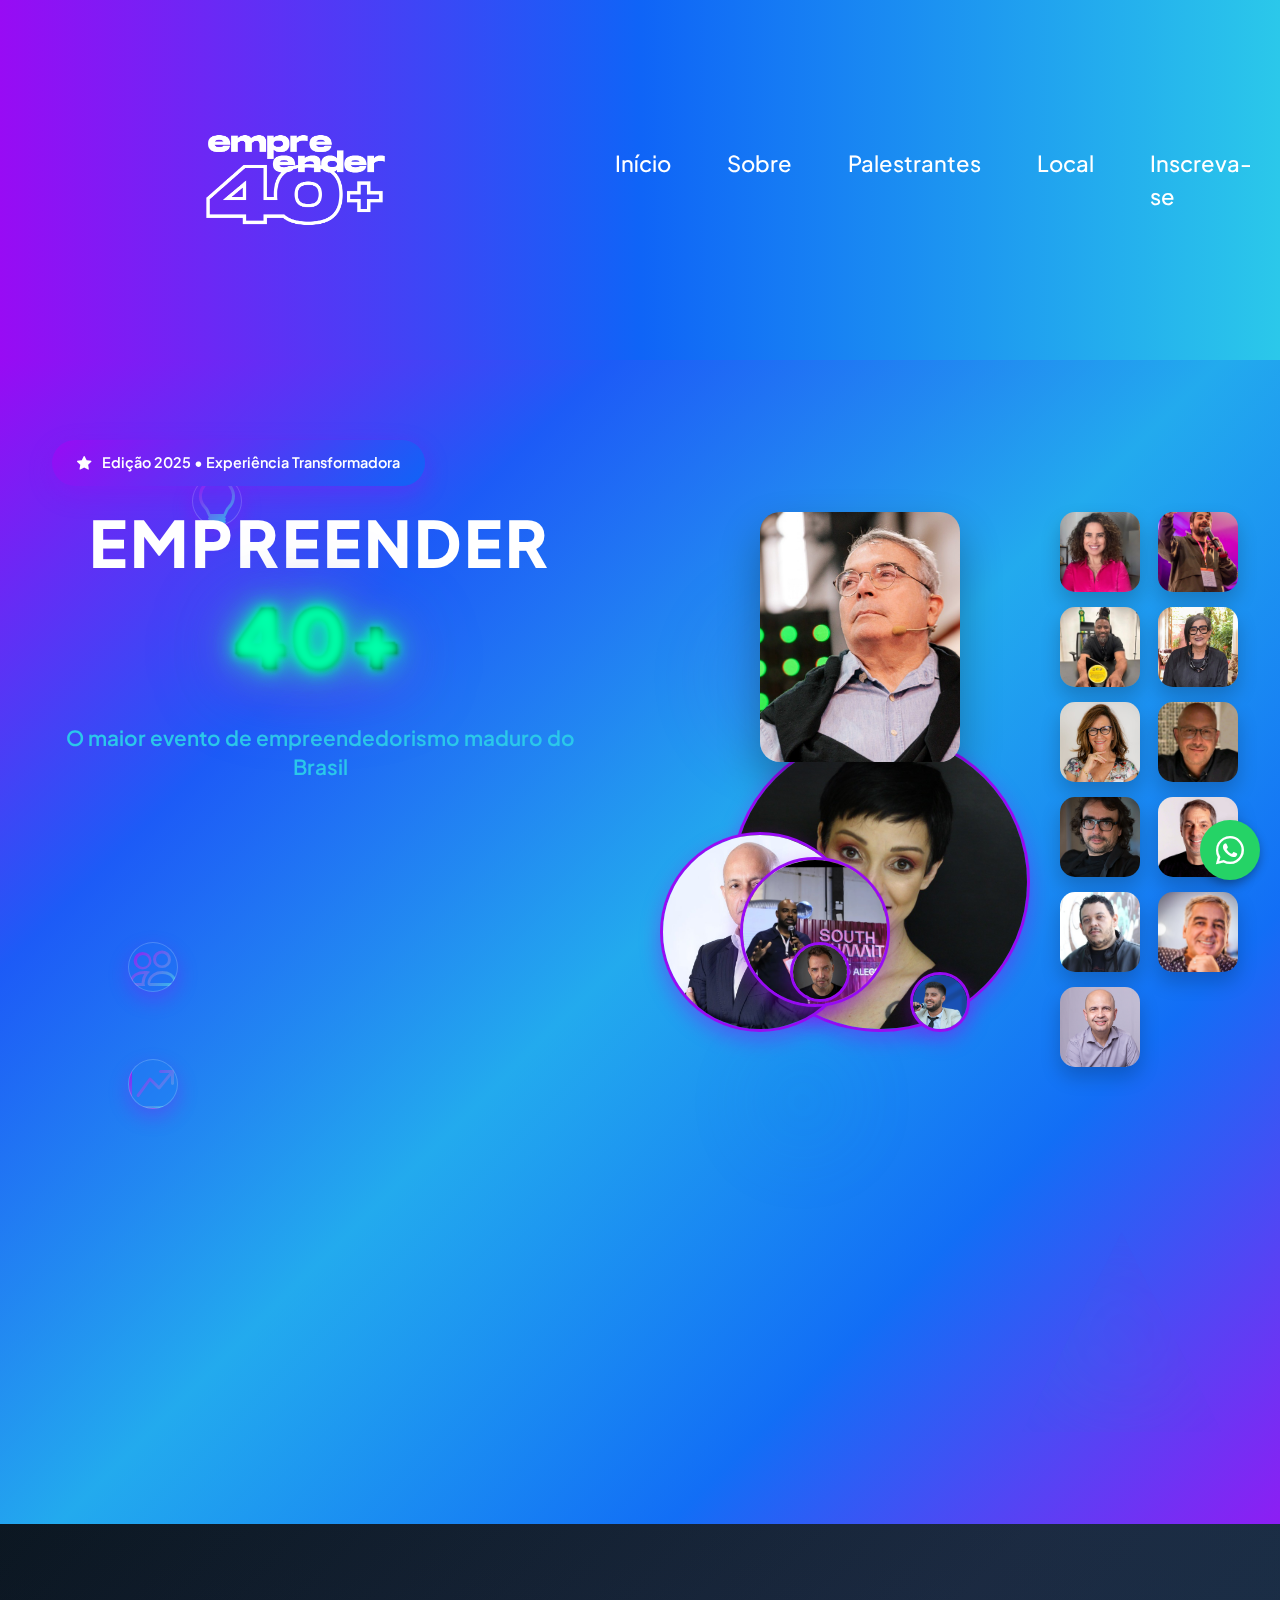
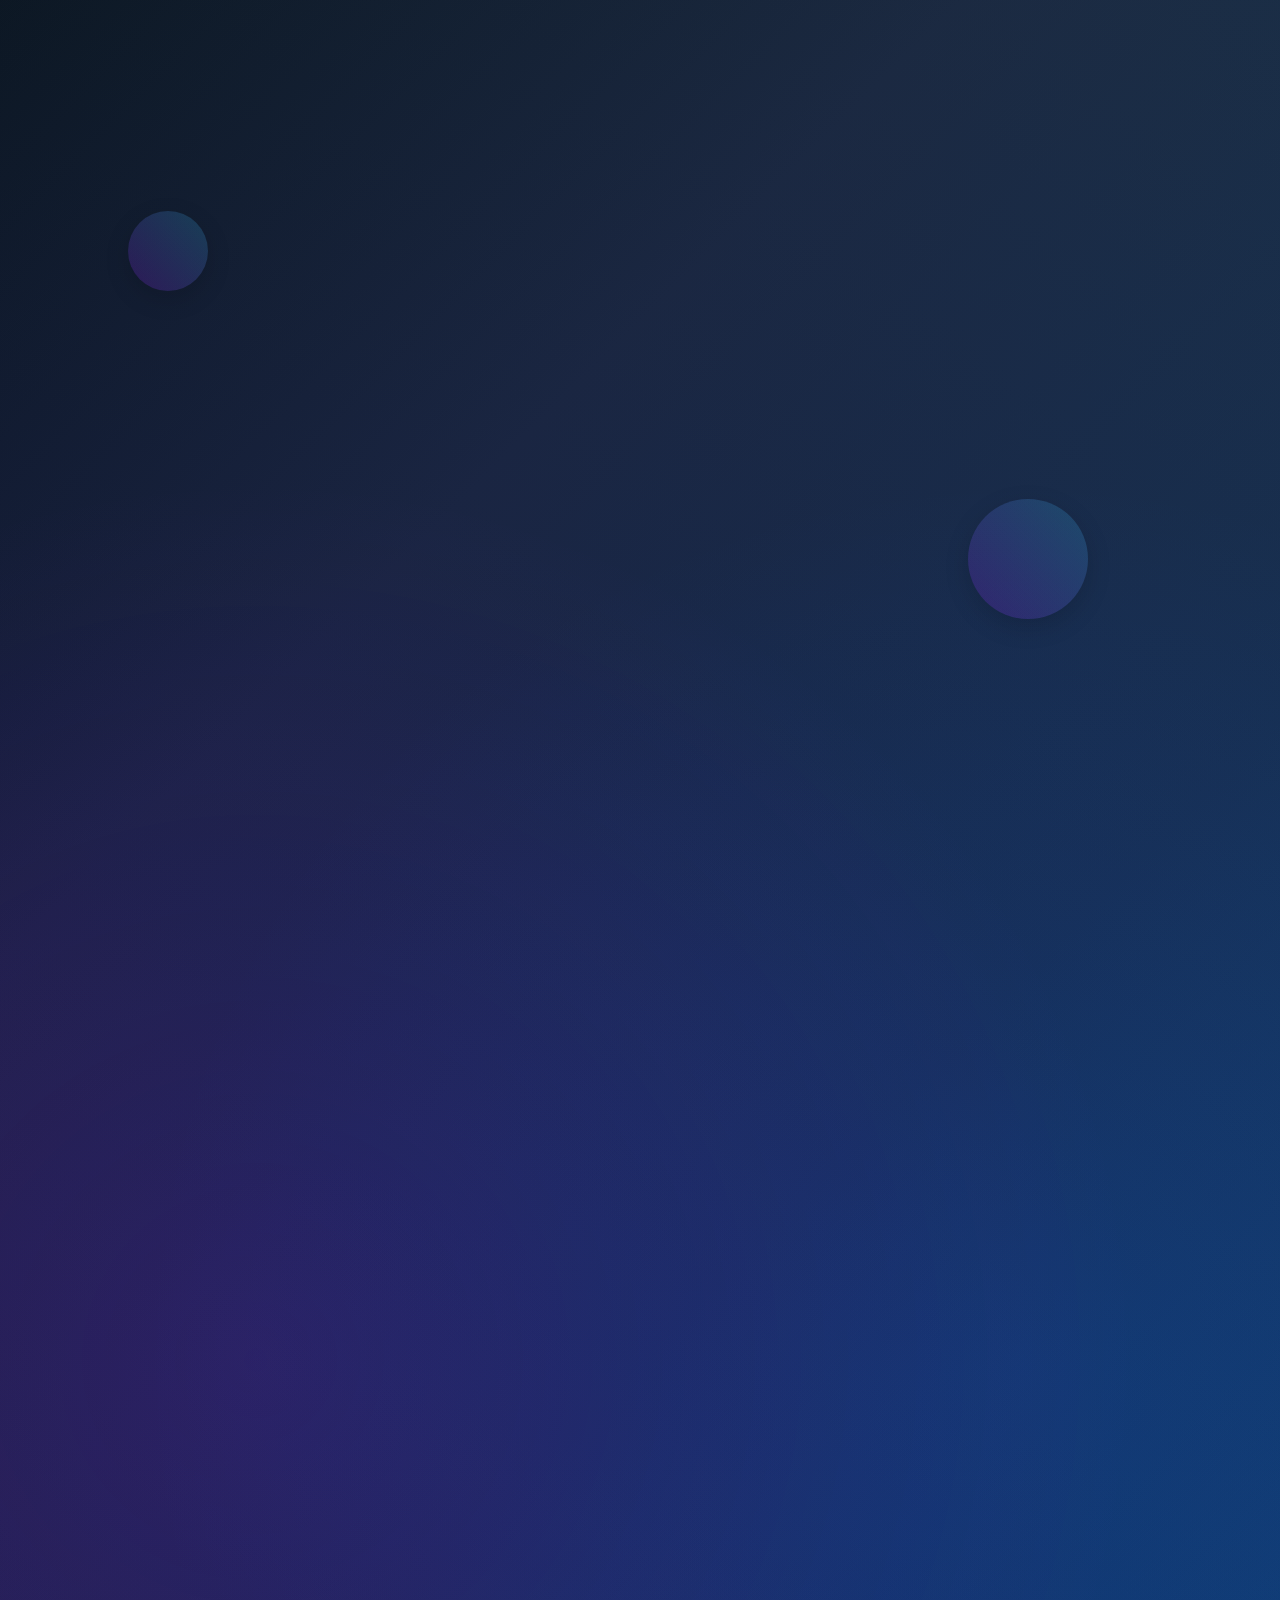
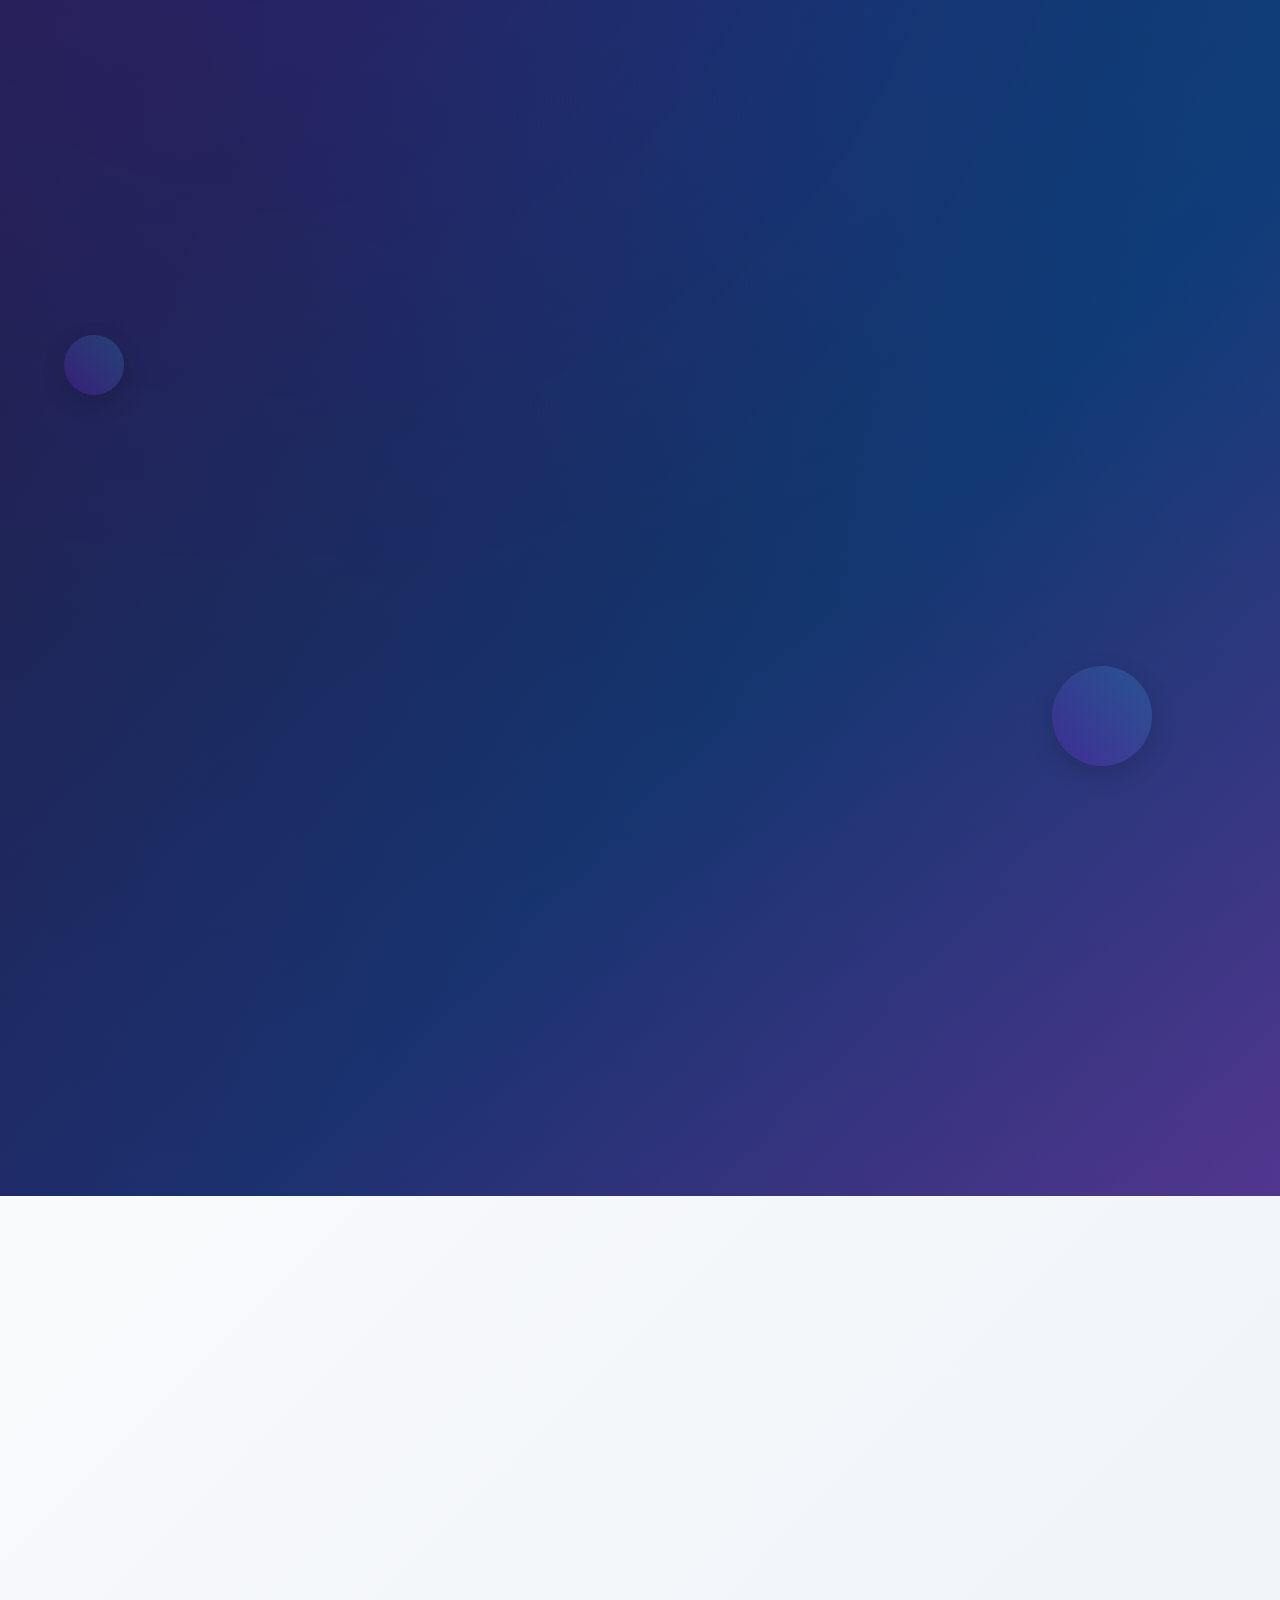
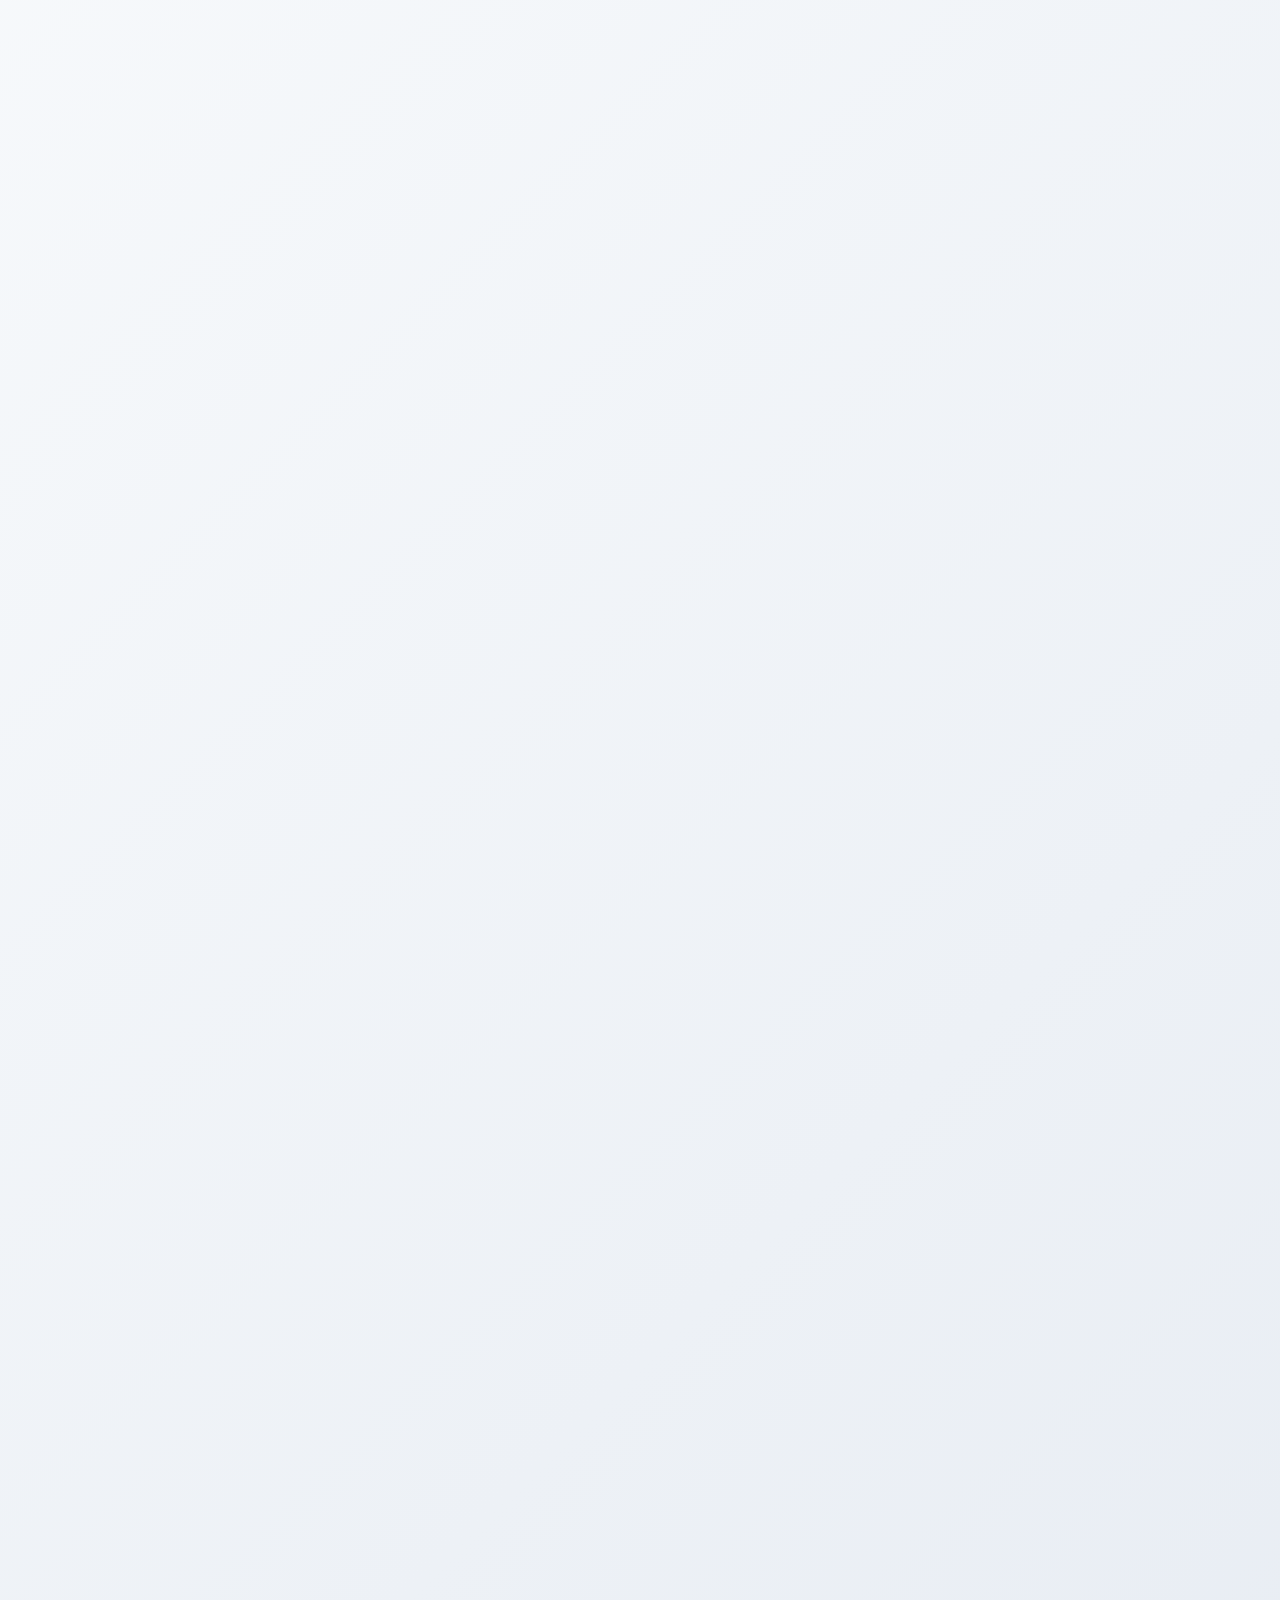
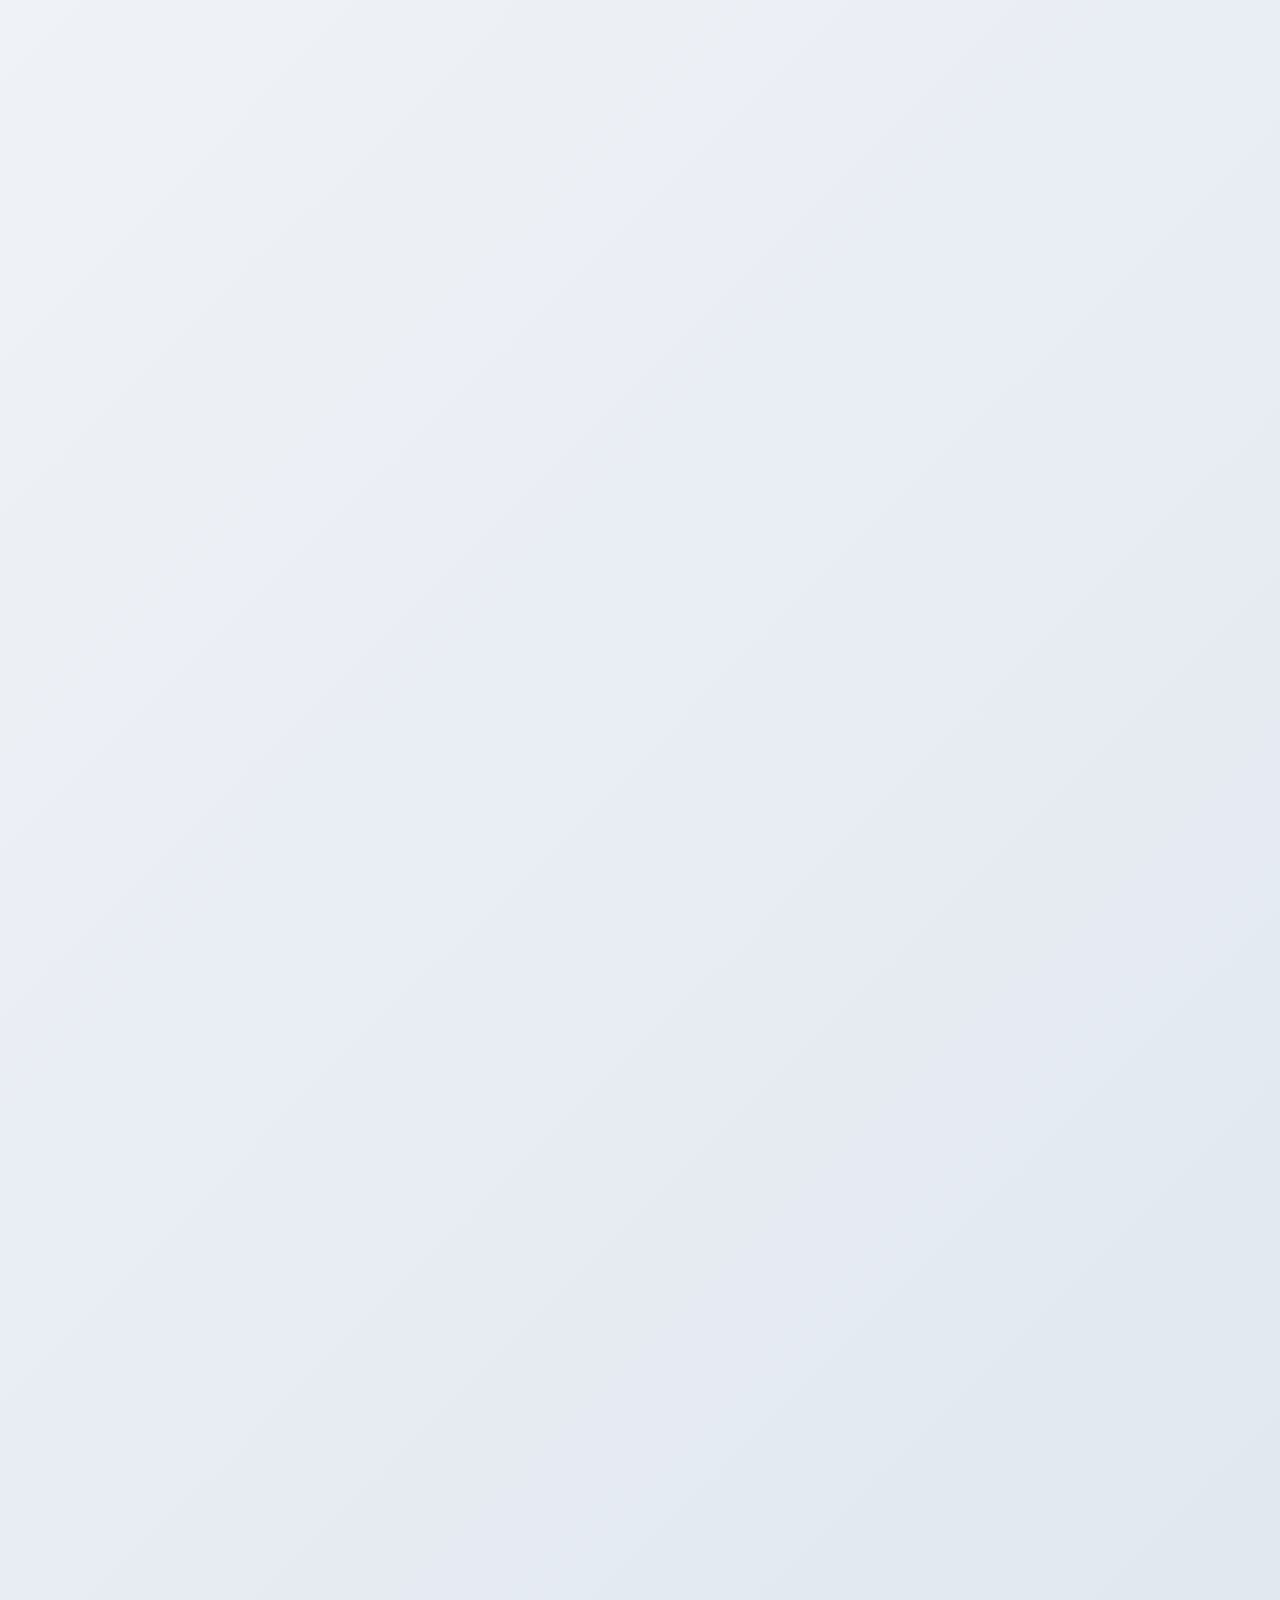
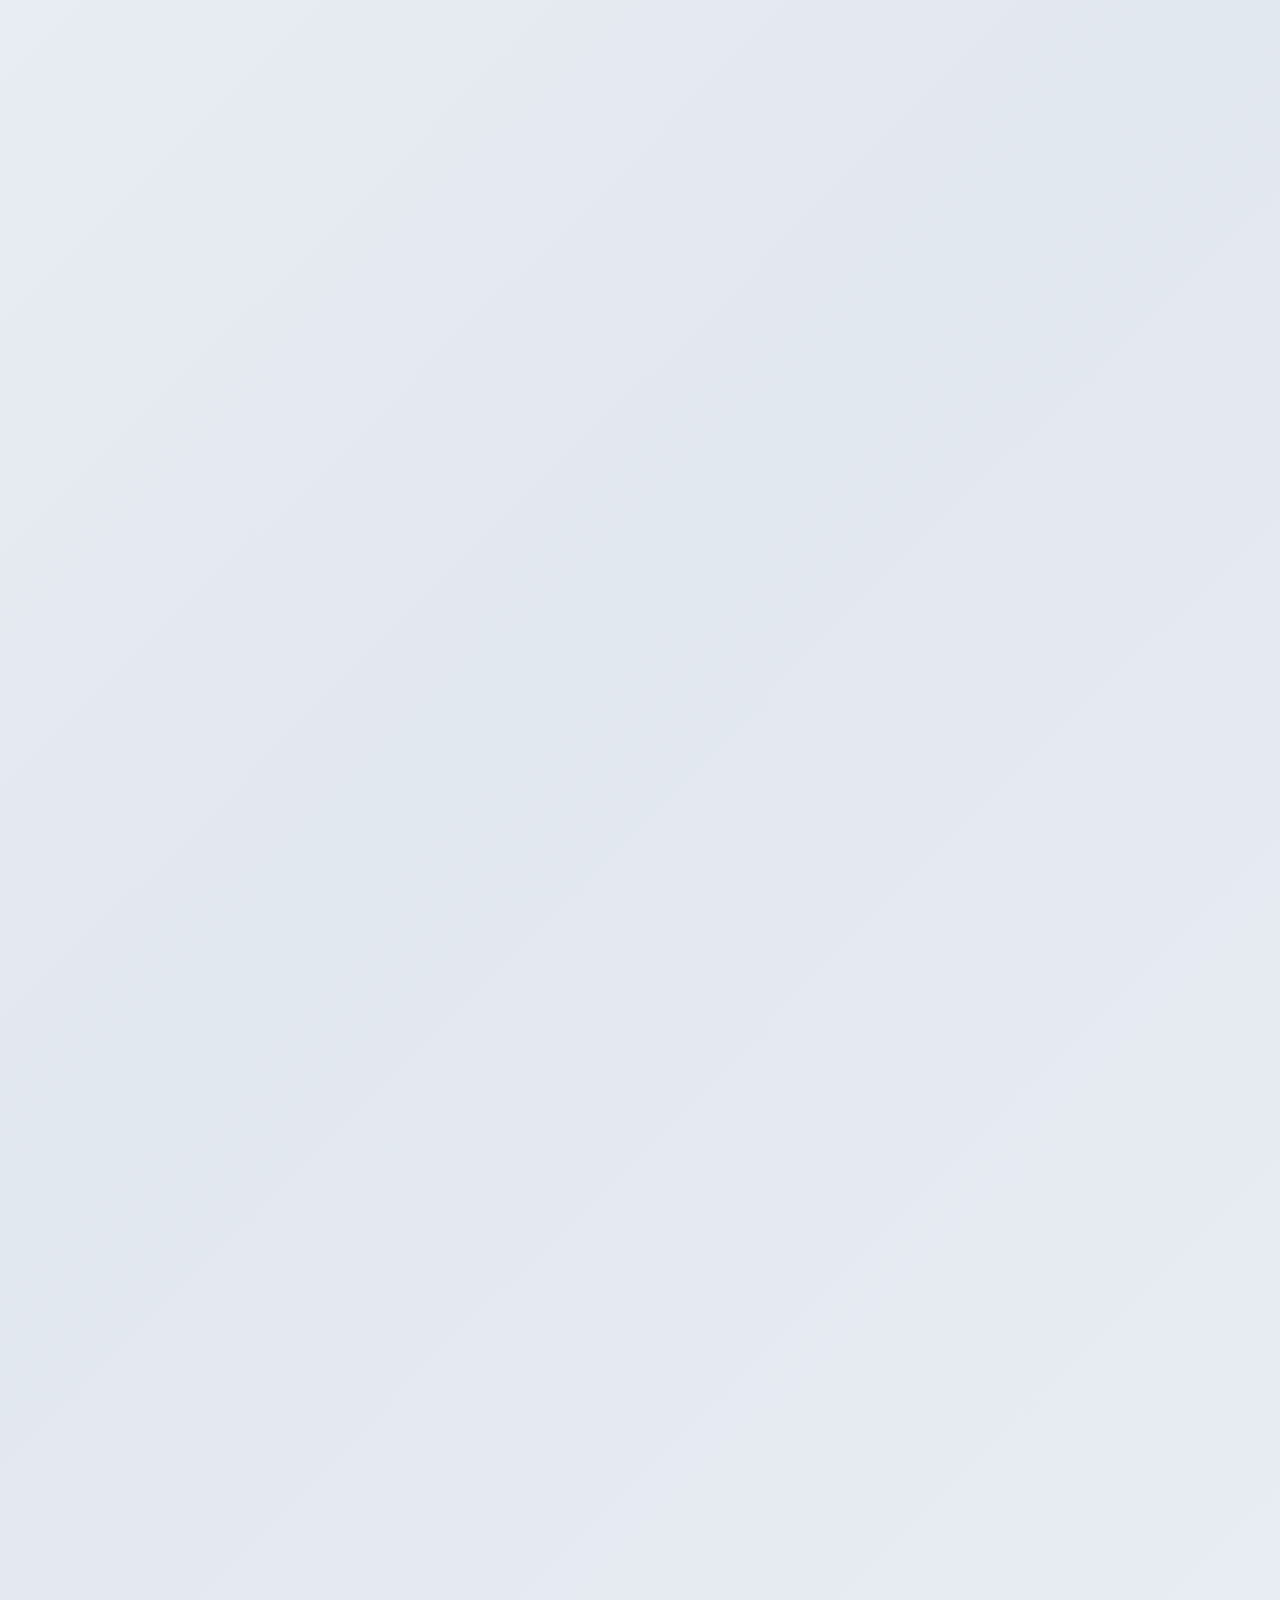
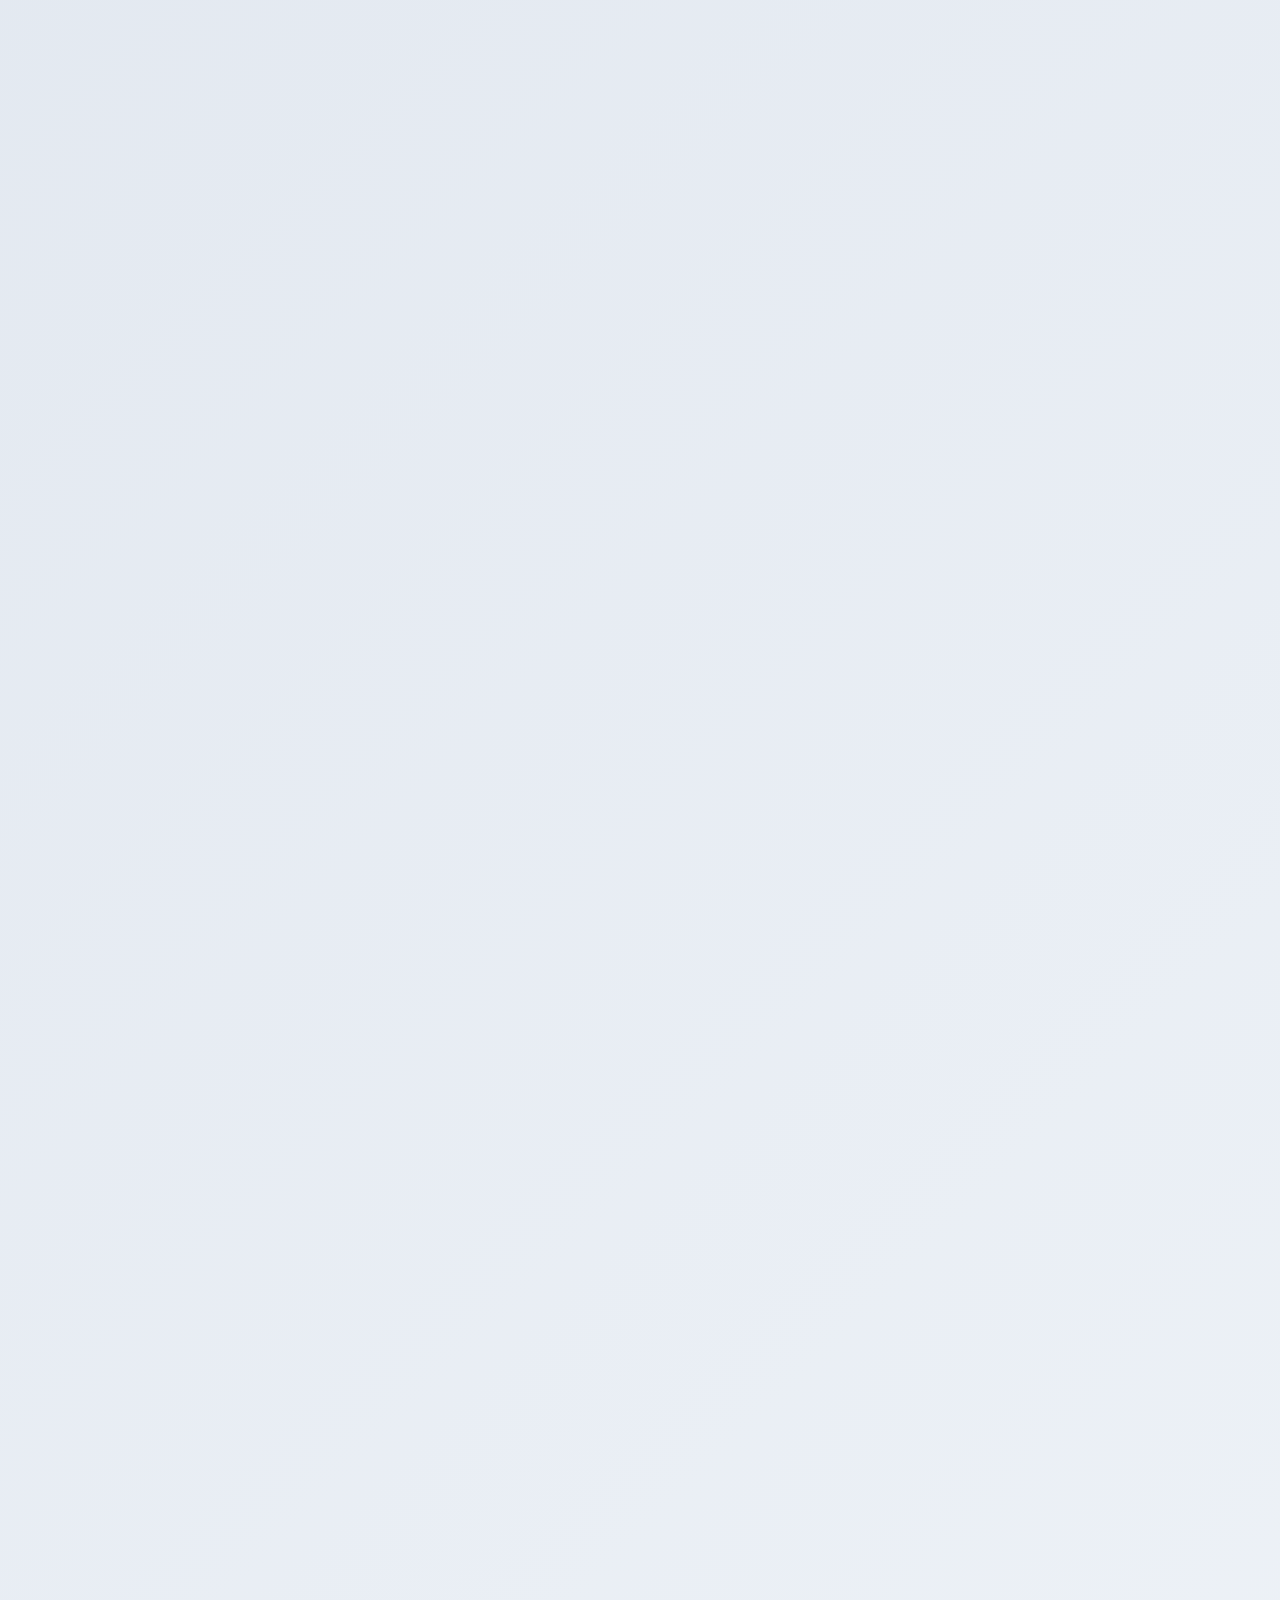
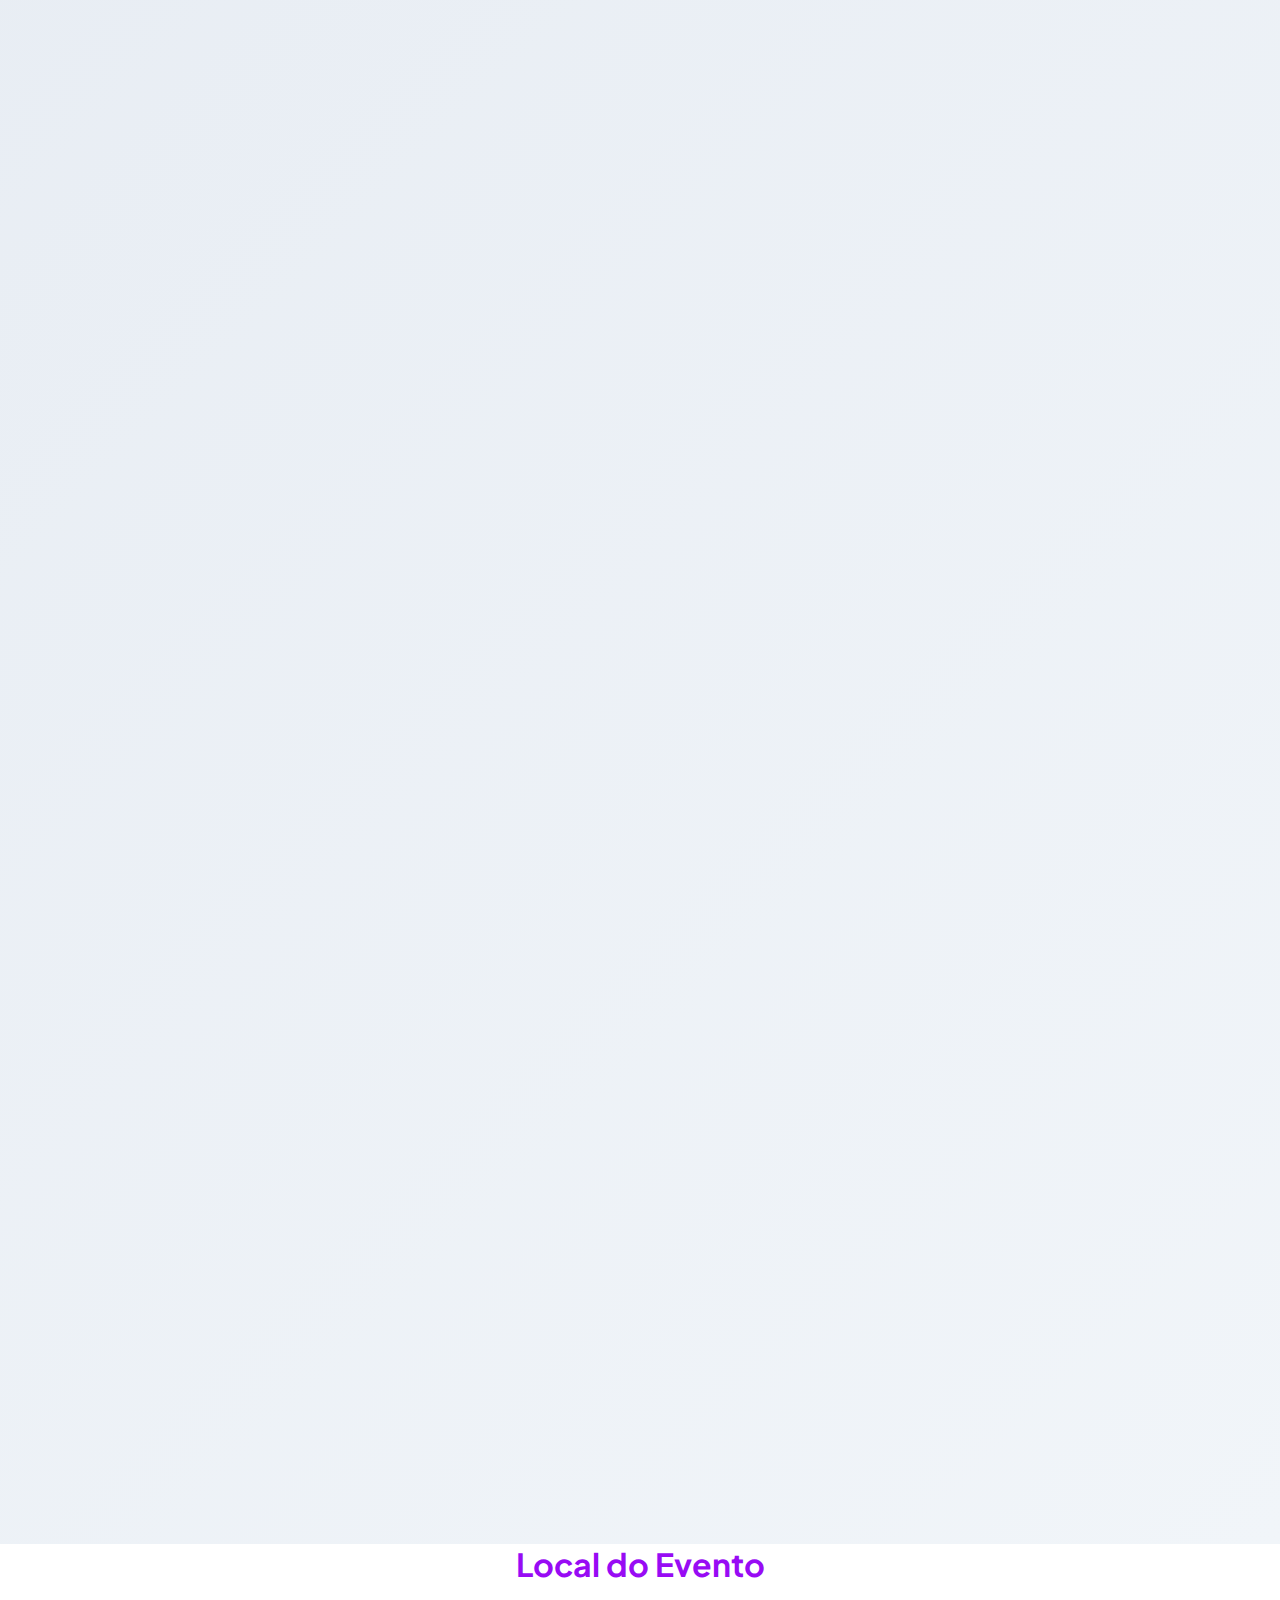
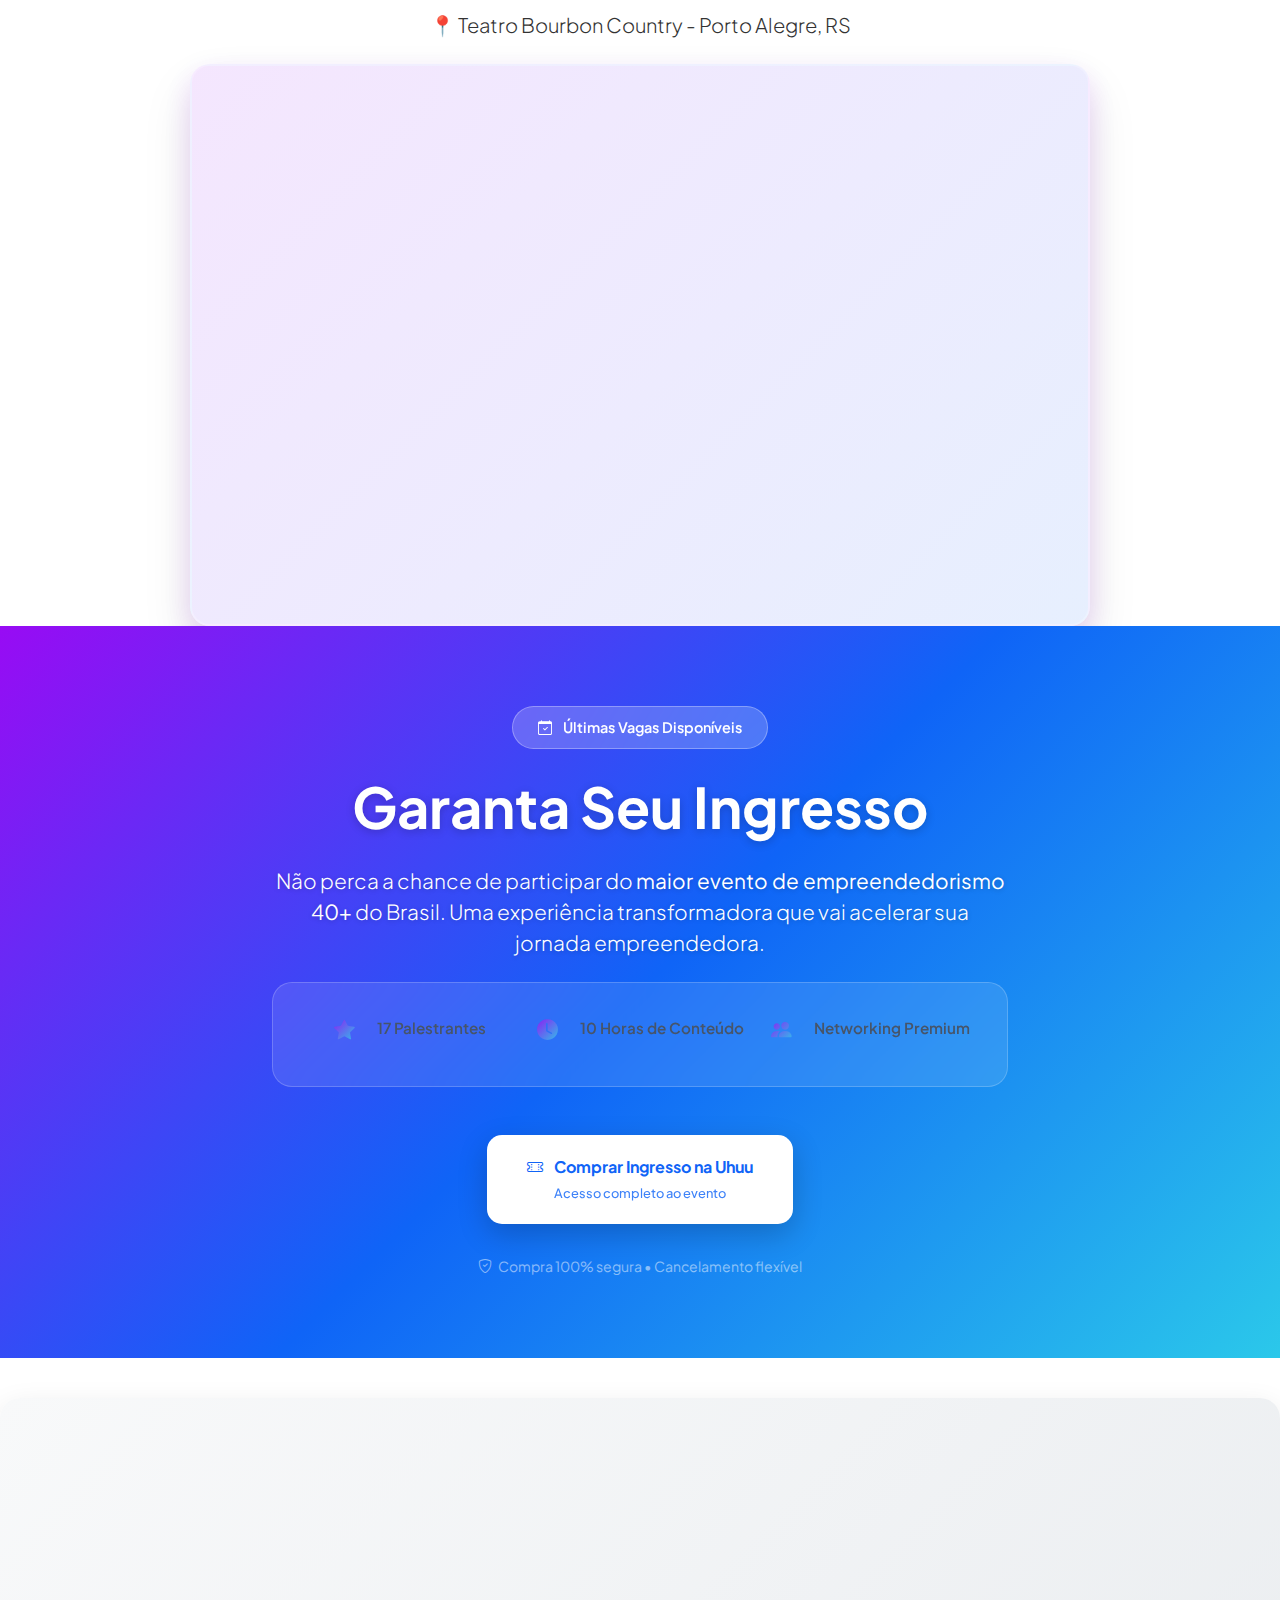
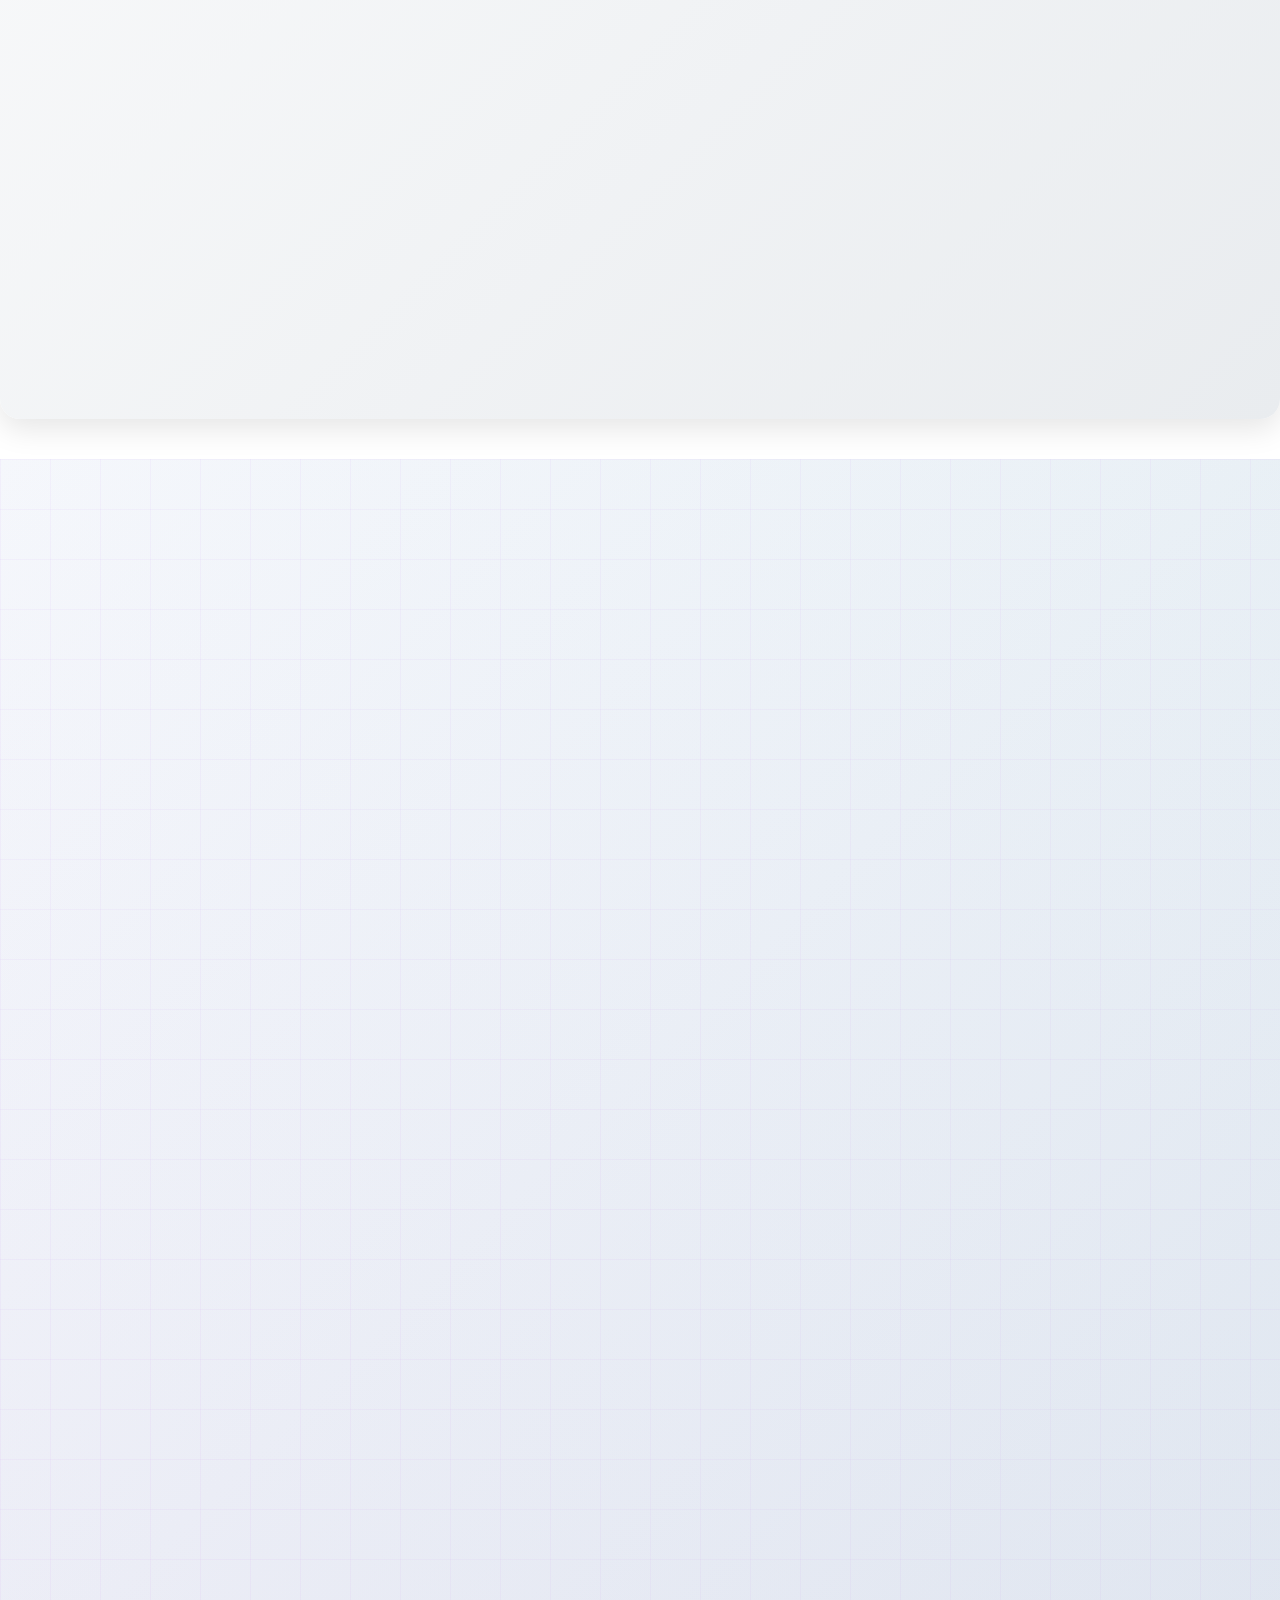
<file: index.html>
<!DOCTYPE html>
<html lang="pt-br">
<head>
  <meta charset="UTF-8" />
  <meta name="viewport" content="width=device-width, initial-scale=1" />
  <title>Empreender 40+</title>
  <!-- CSS -->
  <link href="https://cdn.jsdelivr.net/npm/bootstrap@5.3.2/dist/css/bootstrap.min.css" rel="stylesheet" />
  <link href="https://fonts.googleapis.com/css2?family=Plus+Jakarta+Sans:wght@400;600;700;800&display=swap" rel="stylesheet" />
  <link rel="stylesheet" href="https://cdn.jsdelivr.net/npm/bootstrap-icons@1.11.3/font/bootstrap-icons.css" />
  <link href="https://unpkg.com/aos@2.3.1/dist/aos.css" rel="stylesheet">
  <link rel="stylesheet" href="css/styles.css" />

</head>

<body>
  <!-- Navbar -->
  <nav class="navbar navbar-expand-lg">
    <div class="container">
      <a class="navbar-brand" href="#inicio" aria-label="Ir para o início"> 
        <img src="img/logo3.png" alt="Empreender 40+">
      </a>
      <button class="navbar-toggler" type="button" data-bs-toggle="collapse" data-bs-target="#menu" aria-controls="menu" aria-expanded="false" aria-label="Alternar navegação">
        <span class="navbar-toggler-icon"></span>
      </button>
      <div class="collapse navbar-collapse" id="menu">
        <ul class="navbar-nav ms-auto">
          <li class="nav-item"><a class="nav-link" href="#inicio">Início</a></li>
          <li class="nav-item"><a class="nav-link" href="#sobre">Sobre</a></li>
          <li class="nav-item"><a class="nav-link" href="#palestrantes">Palestrantes</a></li>
          <li class="nav-item"><a class="nav-link" href="#local">Local</a></li>
          <li class="nav-item"><a class="nav-link" href="#inscricao">Inscreva-se</a></li>
          <li class="nav-item"><a class="nav-link" href="https://www.youtube.com/@CanalEmpreender40Mais" target="_blank" rel="noopener">YouTube</a></li>
          <li class="nav-item"><a class="nav-link" href="comunidade.html">Comunidade</a></li>
        </ul>
      </div>
    </div>
  </nav>

  <!-- Hero Section Criativo com Palestrantes -->
<section class="hero-creative" id="inicio">
  <!-- Fundo gradiente -->
  <div class="hero-bg-gradient"></div>
  
  <div class="container-fluid">
    <div class="row min-vh-100 align-items-center">
      <!-- Coluna Principal com Informações -->
      <div class="col-lg-6 col-md-12">
        <div class="hero-main-content" data-aos="fade-right">
          <!-- Badge do evento -->
          <div class="event-badge mb-4">
            <i class="bi bi-star-fill me-2"></i>
            Edição 2025 • Experiência Transformadora
          </div>
          
          <!-- Título Principal -->
          <h1 class="hero-title mb-4">
            <span class="title-main">EMPREENDER</span>
            <span class="title-highlight">40+</span>
            <span class="title-subtitle">O maior evento de empreendedorismo maduro do Brasil</span>
          </h1>
          
          <!-- Informações do Evento em Grid -->
          <div class="event-info-grid mb-5">
            <div class="info-item" data-aos="fade-up" data-aos-delay="200">
              <div class="info-icon">
                <i class="bi bi-calendar-event"></i>
              </div>
              <div class="info-content">
                <strong>29 de Outubro</strong>
                <span>Quarta-feira, 2025</span>
              </div>
            </div>
            
            <div class="info-item" data-aos="fade-up" data-aos-delay="300">
              <div class="info-icon">
                <i class="bi bi-clock"></i>
              </div>
              <div class="info-content">
                <strong>9:30h às 18:30h</strong>
                <span>10 horas de conteúdo</span>
              </div>
            </div>
            
            <div class="info-item" data-aos="fade-up" data-aos-delay="400">
              <div class="info-icon">
                <i class="bi bi-geo-alt"></i>
              </div>
              <div class="info-content">
                <strong>Teatro Bourbon Country</strong>
                <span>Porto Alegre, RS</span>
              </div>
            </div>
            
            <div class="info-item" data-aos="fade-up" data-aos-delay="500">
              <div class="info-icon">
                <i class="bi bi-people"></i>
              </div>
              <div class="info-content">
                <strong>17 Palestrantes</strong>
                <span>Líderes inspiradores</span>
              </div>
            </div>
          </div>
          
          <!-- Call to Actions -->
          <div class="hero-actions" data-aos="fade-up" data-aos-delay="600">
            <a href="#inscricao" class="btn-primary-hero">
              <i class="bi bi-ticket-perforated me-2"></i>
              Garantir Meu Ingresso
              <span class="btn-shine"></span>
            </a>
            <a href="#sobre" class="btn-secondary-hero">
              <i class="bi bi-play-circle me-2"></i>
              Ver Mais Detalhes
            </a>
          </div>
          
          <!-- Stats rápidas -->
          <div class="quick-stats mt-4" data-aos="fade-up" data-aos-delay="700">
            <div class="stat-item">
              <div class="stat-number">800</div>
              <div class="stat-label">Vagas Limitadas</div>
            </div>
            <div class="stat-item">
              <div class="stat-number">10h</div>
              <div class="stat-label">de Conteúdo</div>
            </div>
            <div class="stat-item">
              <div class="stat-number">100%</div>
              <div class="stat-label">Presencial</div>
            </div>
          </div>
        </div>
      </div>
      
      <!-- Coluna com Grid Criativo dos Palestrantes -->
      <div class="col-lg-6 col-md-12">
        <div class="speakers-creative-grid" data-aos="fade-left" data-aos-delay="400">
          <!-- Grid principal dos palestrantes -->
          <div class="speakers-grid">
            <!-- Palestrante destaque (maior) -->
            <div class="speaker-featured">
              <div class="speaker-photo">
                <img src="img/palestrantes/pedro_janot.jpeg" alt="Pedro Janot">
                <div class="speaker-overlay">
                  <div class="speaker-name">Pedro Janot</div>
                  <div class="speaker-title">Ex-CEO Azul Linhas Aéreas</div>
                </div>
              </div>
            </div>
            
            <!-- Grid de palestrantes menores -->
            <div class="speakers-small-grid">
              <div class="speaker-small">
                <img src="img/palestrantes/danielle_cosme.jpeg" alt="Cris Páz">
                <div class="speaker-mini-info">
                  <span>Danielle Cosme</span>
                </div>
              </div>
              
              <div class="speaker-small">
                <img src="img/palestrantes/luciano_potter.jpeg" alt="Luciano Potter">
                <div class="speaker-mini-info">
                  <span>Luciano Potter</span>
                </div>
              </div>
              
              <div class="speaker-small">
                <img src="img/palestrantes/rodrigo_sabiah.jpeg" alt="Rodrigo Sabiah">
                <div class="speaker-mini-info">
                  <span>Rodrigo Sabiah</span>
                </div>
              </div>
              
              <div class="speaker-small">
                <img src="img/palestrantes/alice_urbim.jpg" alt="Alice Urbim">
                <div class="speaker-mini-info">
                  <span>Alice Urbim</span>
                </div>
              </div>
              
              <div class="speaker-small">
                <img src="img/palestrantes/fatima_torri.jpeg" alt="Fátima Torri">
                <div class="speaker-mini-info">
                  <span>Fátima Torri</span>
                </div>
              </div>
              
              <div class="speaker-small">
                <img src="img/palestrantes/cesar_dias.jpeg" alt="César Dias">
                <div class="speaker-mini-info">
                  <span>César Dias</span>
                </div>
              </div>
              
              <div class="speaker-small">
                <img src="img/palestrantes/fabio_bernardi.webp" alt="Aod Cunha">
                <div class="speaker-mini-info">
                  <span>Fabio Bernardi</span>
                </div>
              </div>
              
              <div class="speaker-small">
                <img src="img/palestrantes/tulio_milman.jpeg" alt="Tulio Milman">
                <div class="speaker-mini-info">
                  <span>Tulio Milman</span>
                </div>
              </div>
              
              <div class="speaker-small">
                <img src="img/palestrantes/alexandre_maio.jpeg" alt="Alexandre Maio">
                <div class="speaker-mini-info">
                  <span>Alexandre Maio</span>
                </div>
              </div>
              
              <div class="speaker-small">
                <img src="img/palestrantes/jair_kobe.jpeg" alt="Jair Kobe">
                <div class="speaker-mini-info">
                  <span>Jair Kobe</span>
                </div>
              </div>
              
              <div class="speaker-small">
                <img src="img/palestrantes/fabinho_vargas.png" alt="Fabinho Vargas">
                <div class="speaker-mini-info">
                  <span>Fabinho Vargas</span>
                </div>
              </div>
            </div>
            
            <!-- Palestrantes em círculo decorativo -->
            <div class="speakers-circle">
              <div class="circle-speaker circle-1" data-name="Danielle Cosme">
                <img src="img/palestrantes/cris_paz.jpeg" alt="Danielle Cosme">
                <div class="speaker-tooltip">Cris Paz</div>
              </div>
              <div class="circle-speaker circle-2" data-name="Fábio Bernardi">
                <img src="img/palestrantes/aod_cunha.jpg" alt="Fábio Bernardi">
                <div class="speaker-tooltip">Aod Cunha</div>
              </div>
              <div class="circle-speaker circle-3" data-name="Michel Couto">
                <img src="img/palestrantes/michel_couto.jpeg" alt="Michel Couto">
                <div class="speaker-tooltip">Michel Couto</div>
              </div>
              <div class="circle-speaker circle-4" data-name="André Foresti">
                <img src="img/palestrantes/andre_foresti.jpeg" alt="André Foresti">
                <div class="speaker-tooltip">André Foresti</div>
              </div>
              <div class="circle-speaker circle-5" data-name="Vinicius Mendes">
                <img src="img/palestrantes/vinicius_mendes.jpeg" alt="Vinicius Mendes">
                <div class="speaker-tooltip">Vinicius Mendes</div>
              </div>
            </div>
            
          </div>
          
          <!-- Decorações geométricas -->
          <div class="geometric-shapes">
            <div class="shape shape-1"></div>
            <div class="shape shape-2"></div>
            <div class="shape shape-3"></div>
          </div>
        </div>
      </div>
    </div>
  </div>
  
  <!-- Floating elements -->
  <div class="floating-elements">
    <div class="float-icon float-1">
      <i class="bi bi-lightbulb"></i>
    </div>
    <div class="float-icon float-2">
      <i class="bi bi-graph-up-arrow"></i>
    </div>
    <div class="float-icon float-3">
      <i class="bi bi-people"></i>
    </div>
  </div>
</section>

  <!-- Sobre - Hero Section Renovada -->
  <section id="sobre" class="about-hero-section">
    <!-- Background com gradiente e elementos flutuantes -->
    <div class="about-hero-bg">
      <div class="hero-gradient-overlay"></div>
      <div class="floating-elements-about">
        <div class="float-element element-1"></div>
        <div class="float-element element-2"></div>
        <div class="float-element element-3"></div>
        <div class="float-element element-4"></div>
      </div>
    </div>

    <div class="container">
      <!-- Hero Header -->
      <div class="about-hero-header" data-aos="fade-up">
        <div class="hero-badge-premium">
          <div class="badge-glow"></div>
          <i class="bi bi-stars me-2"></i>
          <span>Sobre o Movimento</span>
        </div>
        <h1 class="about-hero-title">
          <span class="title-line-1">O Maior Evento de</span>
          <span class="title-highlight-gradient">Empreendedorismo Maduro</span>
          <span class="title-line-2">do Brasil</span>
        </h1>
        <p class="about-hero-subtitle">
          Onde experiência encontra inovação e a maturidade se torna sua maior vantagem competitiva
        </p>
      </div>

      <!-- Cards com Benefícios Únicos -->
      <div class="about-benefits-grid" data-aos="fade-up" data-aos-delay="200">
        <div class="benefit-card-premium">
          <div class="card-glow-effect"></div>
          <div class="benefit-icon-premium">
            <i class="bi bi-lightbulb-fill"></i>
          </div>
          <h3>Transformação Real</h3>
          <p>Conteúdos que mudam perspectivas e geram resultados imediatos no seu negócio e carreira</p>
        </div>

        <div class="benefit-card-premium">
          <div class="card-glow-effect"></div>
          <div class="benefit-icon-premium">
            <i class="bi bi-people-fill"></i>
          </div>
          <h3>Networking Estratégico</h3>
          <p>Conexões genuínas com profissionais experientes que compartilham seus valores e ambições</p>
        </div>

        <div class="benefit-card-premium">
          <div class="card-glow-effect"></div>
          <div class="benefit-icon-premium">
            <i class="bi bi-trophy-fill"></i>
          </div>
          <h3>Inspiração Autêntica</h3>
          <p>Histórias reais de reinvenção e sucesso que mostram o poder da experiência madura</p>
        </div>
      </div>

      <!-- Seção Principal de Conteúdo -->
      <div class="about-main-content" data-aos="fade-up" data-aos-delay="400">
        <div class="row align-items-center">
          <!-- Coluna de Texto -->
          <div class="col-lg-6">
            <div class="content-text-area">
              <h2 class="content-main-title">
                A Experiência é Seu <span class="gradient-text">Maior Ativo</span>
              </h2>
              <div class="content-description">
                <p class="lead-text">
                  O <strong>Empreender 40+</strong> nasceu da convicção de que a maturidade profissional é uma vantagem, não um obstáculo. 
                </p>
                <p>
                  Somos um movimento que conecta profissionais experientes, oferecendo ferramentas, conhecimento e uma rede de apoio para transformar trajetórias em novos sucessos empresariais.
                </p>
                <p>
                  Em <strong>29 de outubro de 2025</strong>, reuniremos no Teatro Bourbon Country as mentes mais brilhantes do empreendedorismo maduro brasileiro para um dia de aprendizado, inspiração e conexões que mudarão sua perspectiva sobre o futuro.
                </p>
              </div>
              
              <!-- Call to Action Premium -->
              <div class="cta-premium-wrapper">
                <a href="#inscricao" class="btn-premium-action">
                  <i class="bi bi-rocket-takeoff me-2"></i>
                  Transformar Minha Trajetória
                  <span class="btn-sparkle"></span>
                </a>
                <div class="cta-note">
                  <i class="bi bi-shield-check me-1"></i>
                  Satisfação garantida ou seu dinheiro de volta
                </div>
              </div>
            </div>
          </div>

          <!-- Coluna Visual -->
          <div class="col-lg-6">
            <div class="visual-elements-container">
              <!-- Círculo Central com Ícones -->
              <div class="central-visual-circle">
                <div class="circle-pulse-effect"></div>
                <div class="circle-pulse-effect delay-1"></div>
                <div class="circle-pulse-effect delay-2"></div>
                <div class="central-icon">
                  <i class="bi bi-gem"></i>
                </div>
              </div>

              <!-- Elementos Orbitais -->
              <div class="orbital-elements">
                <div class="orbital-item orbit-1" data-tooltip="Palestras Exclusivas">
                  <i class="bi bi-mic-fill"></i>
                </div>
                <div class="orbital-item orbit-2" data-tooltip="Networking Premium">
                  <i class="bi bi-people-fill"></i>
                </div>
                <div class="orbital-item orbit-3" data-tooltip="Conteúdo Prático">
                  <i class="bi bi-graph-up-arrow"></i>
                </div>
                <div class="orbital-item orbit-4" data-tooltip="Mentoria Especializada">
                  <i class="bi bi-award-fill"></i>
                </div>
                <div class="orbital-item orbit-5" data-tooltip="Comunidade Ativa">
                  <i class="bi bi-heart-fill"></i>
                </div>
                <div class="orbital-item orbit-6" data-tooltip="Oportunidades Reais">
                  <i class="bi bi-lightning-charge-fill"></i>
                </div>
              </div>
            </div>
          </div>
        </div>
      </div>

      <!-- Seção do Ecossistema -->
      <div class="ecosystem-section" data-aos="fade-up" data-aos-delay="600">
        <div class="ecosystem-header">
          <h3 class="ecosystem-title">Mais que um Evento, um <span class="gradient-text">Ecossistema Completo</span></h3>
          <p class="ecosystem-subtitle">Sua jornada de transformação continua muito além do dia 29 de outubro</p>
        </div>

        <div class="ecosystem-grid">
          <div class="ecosystem-item">
            <div class="ecosystem-icon">
              <i class="bi bi-youtube"></i>
            </div>
            <h4>Canal Exclusivo</h4>
            <p>Conteúdos semanais no YouTube com dicas, entrevistas e casos de sucesso</p>
          </div>

          <div class="ecosystem-item">
            <div class="ecosystem-icon">
              <i class="bi bi-people"></i>
            </div>
            <h4>Comunidade Ativa</h4>
            <p>Grupos de relacionamento para networking contínuo e parcerias estratégicas</p>
          </div>

          <div class="ecosystem-item">
            <div class="ecosystem-icon">
              <i class="bi bi-mortarboard-fill"></i>
            </div>
            <h4>Mentorias Especializadas</h4>
            <p>Acompanhamento personalizado com especialistas em empreendedorismo maduro</p>
          </div>

          <div class="ecosystem-item">
            <div class="ecosystem-icon">
              <i class="bi bi-journal-text"></i>
            </div>
            <h4>Publicações Exclusivas</h4>
            <p>E-books, estudos de caso e guias práticos para acelerar seu crescimento</p>
          </div>
        </div>
      </div>

      <!-- Seção de Vídeo Reimaginada -->
      <div class="video-section-premium" data-aos="fade-up" data-aos-delay="800">
        <div class="video-content-wrapper">
          <div class="video-text-area">
            <h3 class="video-section-title">Descubra a Força do <span class="gradient-text">Movimento 40+</span></h3>
            <p class="video-description">
              Assista ao vídeo que revela por que profissionais experientes estão liderando a nova economia brasileira
            </p>
            <div class="video-stats">
              <div class="stat-pill">
                <i class="bi bi-play-circle-fill me-2"></i>
                <span>Conteúdo inspirador</span>
              </div>
              <div class="stat-pill">
                <i class="bi bi-heart-fill me-2"></i>
                <span>Histórias reais</span>
              </div>
            </div>
          </div>
          
          <div class="video-player-premium">
            <div class="video-frame-wrapper">
              <iframe 
                src="https://www.youtube.com/embed/dUrW92b9AGc" 
                title="Empreender 40+ - O Movimento"
                allowfullscreen
                loading="lazy">
              </iframe>
              <div class="video-overlay-premium">
                <div class="play-button-premium">
                  <i class="bi bi-play-fill"></i>
                </div>
              </div>
            </div>
            <div class="video-decorative-elements">
              <div class="decoration-orb orb-1"></div>
              <div class="decoration-orb orb-2"></div>
              <div class="decoration-orb orb-3"></div>
            </div>
          </div>
        </div>
      </div>
    </div>
  </section>

  <!-- Palestrantes -->
  <section id="palestrantes" class="palestrantes-section-modern">
    <div class="container">
      <!-- Título da seção com design moderno -->
      <div class="section-header-modern" data-aos="fade-up">
        <div class="section-badge-modern">
          <div class="badge-icon">
            <i class="bi bi-stars"></i>
          </div>
          <span>Conheça Nossos Palestrantes</span>
        </div>
        <h2 class="section-title-modern">Líderes que Transformaram 
          <span class="gradient-text">Experiência em Sucesso</span>
        </h2>
        <p class="section-subtitle-modern">Histórias inspiradoras de quem fez dos 40+ o início de uma nova jornada de conquistas</p>
        <div class="title-decoration">
          <div class="decoration-dot"></div>
          <div class="decoration-line"></div>
          <div class="decoration-dot"></div>
        </div>
      </div>

      <!-- Grid Moderno de Palestrantes - Todos Visíveis -->
      <div class="speakers-grid-complete">
        
        <!-- Pedro Janot -->
        <div class="speaker-card-modern" data-aos="fade-up" data-aos-delay="100">
          <div class="card-inner">
            <div class="speaker-image-container">
              <img src="img/palestrantes/pedro_janot.jpeg" alt="Pedro Janot" class="speaker-image">
              <div class="image-overlay">
                <div class="overlay-content">
                  <i class="bi bi-arrow-up-right"></i>
                </div>
              </div>
            </div>
            <div class="speaker-content">
              <div class="speaker-meta">
                <span class="speaker-category">Liderança</span>
              </div>
              <h4 class="speaker-name">Pedro Janot</h4>
              <p class="speaker-bio">Executivo com carreira brilhante no varejo e na aviação, foi CEO fundador da Azul Linhas Aéreas. Após os 40 anos, transformou adversidade em reinvenção pessoal e profissional.</p>
              <div class="card-footer">
                <a href="https://www.linkedin.com/in/pedrojanot/?originalSubdomain=br" target="_blank" class="linkedin-link-modern">
                  <i class="bi bi-linkedin"></i>
                </a>
                <div class="card-decoration"></div>
              </div>
            </div>
          </div>
        </div>

        <!-- Luciano Potter -->
        <div class="speaker-card-modern" data-aos="fade-up" data-aos-delay="200">
          <div class="card-inner">
            <div class="speaker-image-container">
              <img src="img/palestrantes/luciano_potter.jpeg" alt="Luciano Potter" class="speaker-image">
              <div class="image-overlay">
                <div class="overlay-content">
                  <i class="bi bi-arrow-up-right"></i>
                </div>
              </div>
            </div>
            <div class="speaker-content">
              <div class="speaker-meta">
                <span class="speaker-category">Comunicação</span>
              </div>
              <h4 class="speaker-name">Luciano Potter</h4>
              <p class="speaker-bio">Com 25 anos de experiência em rádio, TV, jornal e internet, dedica sua trajetória a um ofício atemporal: contar histórias. Especialista em comunicação que conecta, emociona e transforma.</p>
              <div class="card-footer">
                <a href="https://www.linkedin.com/in/luciano-potter/" target="_blank" class="linkedin-link-modern">
                  <i class="bi bi-linkedin"></i>
                </a>
                <div class="card-decoration"></div>
              </div>
            </div>
          </div>
        </div>

        <!-- Cris Páz -->
        <div class="speaker-card-modern" data-aos="fade-up" data-aos-delay="300">
          <div class="card-inner">
            <div class="speaker-image-container">
              <img src="img/palestrantes/cris_paz.jpeg" alt="Cris Páz" class="speaker-image">
              <div class="image-overlay">
                <div class="overlay-content">
                  <i class="bi bi-arrow-up-right"></i>
                </div>
              </div>
            </div>
            <div class="speaker-content">
              <div class="speaker-meta">
                <span class="speaker-category">Longevidade</span>
              </div>
              <h4 class="speaker-name">Cris Páz</h4>
              <p class="speaker-bio">Escritora, publicitária e criadora de conteúdo, pioneira com o blog "Hoje Vou Assim". Após os 40 anos, passou a se dedicar fortemente a palestras sobre longevidade e reinvenção pessoal.</p>
              <div class="card-footer">
                <a href="https://www.linkedin.com/in/eucrispaz/?originalSubdomain=br" target="_blank" class="linkedin-link-modern">
                  <i class="bi bi-linkedin"></i>
                </a>
                <div class="card-decoration"></div>
              </div>
            </div>
          </div>
        </div>

        <!-- César Cidade Dias -->
        <div class="speaker-card-modern" data-aos="fade-up" data-aos-delay="400">
          <div class="card-inner">
            <div class="speaker-image-container">
              <img src="img/palestrantes/cesar_dias.jpeg" alt="César Cidade Dias" class="speaker-image">
              <div class="image-overlay">
                <div class="overlay-content">
                  <i class="bi bi-arrow-up-right"></i>
                </div>
              </div>
            </div>
            <div class="speaker-content">
              <div class="speaker-meta">
                <span class="speaker-category">Jornalismo</span>
              </div>
              <h4 class="speaker-name">César Cidade Dias</h4>
              <p class="speaker-bio">Jornalista gaúcho com trajetória marcada pela versatilidade. Atuou em rádio, TV, jornal e internet, sempre com o olhar atento às transformações da comunicação.</p>
              <div class="card-footer">
                <a href="https://www.linkedin.com/in/cesar-cidade-dias-81b438162/?originalSubdomain=br" target="_blank" class="linkedin-link-modern">
                  <i class="bi bi-linkedin"></i>
                </a>
                <div class="card-decoration"></div>
              </div>
            </div>
          </div>
        </div>

        <!-- Rodrigo Sabiah -->
        <div class="speaker-card-modern" data-aos="fade-up" data-aos-delay="500">
          <div class="card-inner">
            <div class="speaker-image-container">
              <img src="img/palestrantes/rodrigo_sabiah.jpeg" alt="Rodrigo Sabiah" class="speaker-image">
              <div class="image-overlay">
                <div class="overlay-content">
                  <i class="bi bi-arrow-up-right"></i>
                </div>
              </div>
            </div>
            <div class="speaker-content">
              <div class="speaker-meta">
                <span class="speaker-category">Impacto Social</span>
              </div>
              <h4 class="speaker-name">Rodrigo Sabiah</h4>
              <p class="speaker-bio">Transformou sua história em motor de impacto social. Egresso do sistema prisional, fundou o projeto Reciclando Vidas, referência no trabalho com ressocialização de egressos.</p>
              <div class="card-footer">
                <a href="https://www.linkedin.com/in/rodrigo-sabiah/" target="_blank" class="linkedin-link-modern">
                  <i class="bi bi-linkedin"></i>
                </a>
                <div class="card-decoration"></div>
              </div>
            </div>
          </div>
        </div>

        <!-- Fátima Torri -->
        <div class="speaker-card-modern" data-aos="fade-up" data-aos-delay="600">
          <div class="card-inner">
            <div class="speaker-image-container">
              <img src="img/palestrantes/fatima_torri.jpeg" alt="Fátima Torri" class="speaker-image">
              <div class="image-overlay">
                <div class="overlay-content">
                  <i class="bi bi-arrow-up-right"></i>
                </div>
              </div>
            </div>
            <div class="speaker-content">
              <div class="speaker-meta">
                <span class="speaker-category">Empreendedorismo</span>
              </div>
              <h4 class="speaker-name">Fátima Torri</h4>
              <p class="speaker-bio">Jornalista e empresária, fundadora da FTcom, referência em comunicação corporativa. Depois dos 40, criou a plataforma Fala Feminina, promovendo diversidade e inclusão.</p>
              <div class="card-footer">
                <a href="https://www.linkedin.com/in/fatima-torri/?originalSubdomain=br" target="_blank" class="linkedin-link-modern">
                  <i class="bi bi-linkedin"></i>
                </a>
                <div class="card-decoration"></div>
              </div>
            </div>
          </div>
        </div>

        <!-- Vinicius Mendes Lima -->
        <div class="speaker-card-modern" data-aos="fade-up" data-aos-delay="700">
          <div class="card-inner">
            <div class="speaker-image-container">
              <img src="img/palestrantes/vinicius_mendes.jpeg" alt="Vinicius Mendes Lima" class="speaker-image">
              <div class="image-overlay">
                <div class="overlay-content">
                  <i class="bi bi-arrow-up-right"></i>
                </div>
              </div>
            </div>
            <div class="speaker-content">
              <div class="speaker-meta">
                <span class="speaker-category">Inovação Social</span>
              </div>
              <h4 class="speaker-name">Vinicius Mendes Lima</h4>
              <p class="speaker-bio">Fundador da Besouro de Fomento Social, responsável pela criação de cerca de 180 mil negócios em mais de 900 favelas de todo o Brasil, com geração de renda acima dos R$ 500 milhões por ano.</p>
              <div class="card-footer">
                <a href="https://www.linkedin.com/in/viniciusmendeslima/" target="_blank" class="linkedin-link-modern">
                  <i class="bi bi-linkedin"></i>
                </a>
                <div class="card-decoration"></div>
              </div>
            </div>
          </div>
        </div>

        <!-- Alice Urbim -->
        <div class="speaker-card-modern" data-aos="fade-up" data-aos-delay="800">
          <div class="card-inner">
            <div class="speaker-image-container">
              <img src="img/palestrantes/alice_urbim.jpg" alt="Alice Urbim" class="speaker-image">
              <div class="image-overlay">
                <div class="overlay-content">
                  <i class="bi bi-arrow-up-right"></i>
                </div>
              </div>
            </div>
            <div class="speaker-content">
              <div class="speaker-meta">
                <span class="speaker-category">Audiovisual</span>
              </div>
              <h4 class="speaker-name">Alice Urbim</h4>
              <p class="speaker-bio">Nascida em Garibaldi (1954), iniciou no audiovisual em 1975 como roteirista, produtora e diretora na RBS TV. Hoje é mídia trainer, palestrante e coach, com foco em etarismo e carreira 50+.</p>
              <div class="card-footer">
                <a href="https://www.linkedin.com/in/alice-urbim-038a06252/" target="_blank" class="linkedin-link-modern">
                  <i class="bi bi-linkedin"></i>
                </a>
                <div class="card-decoration"></div>
              </div>
            </div>
          </div>
        </div>

        <!-- Aod Cunha -->
        <div class="speaker-card-modern" data-aos="fade-up" data-aos-delay="900">
          <div class="card-inner">
            <div class="speaker-image-container">
              <img src="img/palestrantes/aod_cunha.jpg" alt="Aod Cunha" class="speaker-image">
              <div class="image-overlay">
                <div class="overlay-content">
                  <i class="bi bi-arrow-up-right"></i>
                </div>
              </div>
            </div>
            <div class="speaker-content">
              <div class="speaker-meta">
                <span class="speaker-category">Finanças</span>
              </div>
              <h4 class="speaker-name">Aod Cunha</h4>
              <p class="speaker-bio">Experiência profissional extensa, desenvolvida em cargos de liderança nos setores público e privado, atuando como secretário de finanças, banqueiro de investimento/diretor-gerente.</p>
              <div class="card-footer">
                <a href="https://www.linkedin.com/in/aod-cunha-855777152/" target="_blank" class="linkedin-link-modern">
                  <i class="bi bi-linkedin"></i>
                </a>
                <div class="card-decoration"></div>
              </div>
            </div>
          </div>
        </div>

        <!-- Danielle Cosme -->
        <div class="speaker-card-modern" data-aos="fade-up" data-aos-delay="1000">
          <div class="card-inner">
            <div class="speaker-image-container">
              <img src="img/palestrantes/danielle_cosme.jpeg" alt="Danielle Cosme" class="speaker-image">
              <div class="image-overlay">
                <div class="overlay-content">
                  <i class="bi bi-arrow-up-right"></i>
                </div>
              </div>
            </div>
            <div class="speaker-content">
              <div class="speaker-meta">
                <span class="speaker-category">Inovação</span>
              </div>
              <h4 class="speaker-name">Danielle Cosme</h4>
              <p class="speaker-bio">Líder apaixonada por tecnologia e inovação, é fundadora e CEO da Clã Conexões Empreendedoras e criadora do Programa EVA, que capacita mulheres líderes.</p>
              <div class="card-footer">
                <a href="https://www.linkedin.com/in/danielle-cosme/" target="_blank" class="linkedin-link-modern">
                  <i class="bi bi-linkedin"></i>
                </a>
                <div class="card-decoration"></div>
              </div>
            </div>
          </div>
        </div>

        <!-- Tulio Milman -->
        <div class="speaker-card-modern" data-aos="fade-up" data-aos-delay="1100">
          <div class="card-inner">
            <div class="speaker-image-container">
              <img src="img/palestrantes/tulio_milman.jpeg" alt="Tulio Milman" class="speaker-image">
              <div class="image-overlay">
                <div class="overlay-content">
                  <i class="bi bi-arrow-up-right"></i>
                </div>
              </div>
            </div>
            <div class="speaker-content">
              <div class="speaker-meta">
                <span class="speaker-category">Propósito</span>
              </div>
              <h4 class="speaker-name">Tulio Milman</h4>
              <p class="speaker-bio">Consultor que conecta propósito e geração de valor por meio da comunicação. Atuou 27 anos no Grupo RBS como repórter, editor e colunista, cobrindo Olimpíadas e Paralimpíadas.</p>
              <div class="card-footer">
                <a href="https://www.linkedin.com/in/tulio-milman-94978290/" target="_blank" class="linkedin-link-modern">
                  <i class="bi bi-linkedin"></i>
                </a>
                <div class="card-decoration"></div>
              </div>
            </div>
          </div>
        </div>

        <!-- Michel Couto -->
        <div class="speaker-card-modern" data-aos="fade-up" data-aos-delay="1200">
          <div class="card-inner">
            <div class="speaker-image-container">
              <img src="img/palestrantes/michel_couto.jpeg" alt="Michel Couto" class="speaker-image">
              <div class="image-overlay">
                <div class="overlay-content">
                  <i class="bi bi-arrow-up-right"></i>
                </div>
              </div>
            </div>
            <div class="speaker-content">
              <div class="speaker-meta">
                <span class="speaker-category">Periferia</span>
              </div>
              <h4 class="speaker-name">Michel Couto</h4>
              <p class="speaker-bio">De vigia a diretor de arte, sua trajetória é marcada por criatividade e propósito. Fundador da Agência Formô, líder comunitário e articulador periférico no Morro da Cruz.</p>
              <div class="card-footer">
                <a href="https://www.linkedin.com/in/michel-couto-832646103/" target="_blank" class="linkedin-link-modern">
                  <i class="bi bi-linkedin"></i>
                </a>
                <div class="card-decoration"></div>
              </div>
            </div>
          </div>
        </div>

        <!-- Alexandre Maio -->
        <div class="speaker-card-modern" data-aos="fade-up" data-aos-delay="1300">
          <div class="card-inner">
            <div class="speaker-image-container">
              <img src="img/palestrantes/alexandre_maio.jpeg" alt="Alexandre Maio" class="speaker-image">
              <div class="image-overlay">
                <div class="overlay-content">
                  <i class="bi bi-arrow-up-right"></i>
                </div>
              </div>
            </div>
            <div class="speaker-content">
              <div class="speaker-meta">
                <span class="speaker-category">IA & Games</span>
              </div>
              <h4 class="speaker-name">Alexandre Maio</h4>
              <p class="speaker-bio">Um dos principais especialistas em inovação e criatividade, fundador da Salve Games. Apresenta palestras inspiradoras sobre o impacto da inteligência artificial na música e na produção de jogos.</p>
              <div class="card-footer">
                <a href="https://www.linkedin.com/in/alexandre-de-maio-8a14a771/" target="_blank" class="linkedin-link-modern">
                  <i class="bi bi-linkedin"></i>
                </a>
                <div class="card-decoration"></div>
              </div>
            </div>
          </div>
        </div>

        <!-- André Foresti -->
        <div class="speaker-card-modern" data-aos="fade-up" data-aos-delay="1400">
          <div class="card-inner">
            <div class="speaker-image-container">
              <img src="img/palestrantes/andre_foresti.jpeg" alt="André Foresti" class="speaker-image">
              <div class="image-overlay">
                <div class="overlay-content">
                  <i class="bi bi-arrow-up-right"></i>
                </div>
              </div>
            </div>
            <div class="speaker-content">
              <div class="speaker-meta">
                <span class="speaker-category">Inovação</span>
              </div>
              <h4 class="speaker-name">André Foresti</h4>
              <p class="speaker-bio">Empreendedor, estrategista de inovação e troublemaker profissional. Com mais de 20 anos em estratégia e inovação, criou a Metodologia dos TroubleMakers, baseada no estudo de 100+ biografias disruptivas para transformar empresas.</p>
              <div class="card-footer">
                <a href="https://www.linkedin.com/in/andr%C3%A9-foresti-28a323a/" target="_blank" class="linkedin-link-modern">
                  <i class="bi bi-linkedin"></i>
                </a>
                <div class="card-decoration"></div>
              </div>
            </div>
          </div>
        </div>

        <!-- Fabinho Vargas -->
        <div class="speaker-card-modern" data-aos="fade-up" data-aos-delay="1500">
          <div class="card-inner">
            <div class="speaker-image-container">
              <img src="img/palestrantes/fabinho_vargas.png" alt="Fabinho Vargas" class="speaker-image">
              <div class="image-overlay">
                <div class="overlay-content">
                  <i class="bi bi-arrow-up-right"></i>
                </div>
              </div>
            </div>
            <div class="speaker-content">
              <div class="speaker-meta">
                <span class="speaker-category">Empreendedorismo</span>
              </div>
              <h4 class="speaker-name">Fabinho Vargas</h4>
              <p class="speaker-bio">Empresário, palestrante, escritor e comunicador. Fundador do Tchê Guri, reconhecido com Grammy Latino e Top of Mind. CEO do Escritório Maestro e cofundador do Empreender 40+, acredita que quem busca a felicidade encontra soluções pelo caminho.</p>
              <div class="card-footer">
                <a href="https://www.linkedin.com/in/fabinho-vargas-629052b0/" target="_blank" class="linkedin-link-modern">
                  <i class="bi bi-linkedin"></i>
                </a>
                <div class="card-decoration"></div>
              </div>
            </div>
          </div>
        </div>

        <!-- Fábio Bernardi -->
        <div class="speaker-card-modern" data-aos="fade-up" data-aos-delay="1600">
          <div class="card-inner">
            <div class="speaker-image-container">
              <img src="img/palestrantes/fabio_bernardi.webp" alt="Fábio Bernardi" class="speaker-image">
              <div class="image-overlay">
                <div class="overlay-content">
                  <i class="bi bi-arrow-up-right"></i>
                </div>
              </div>
            </div>
            <div class="speaker-content">
              <div class="speaker-meta">
                <span class="speaker-category">Criatividade</span>
              </div>
              <h4 class="speaker-name">Fábio Bernardi</h4>
              <p class="speaker-bio">CEO da HOC – House Of Creativity, em Porto Alegre. Líder inovador, conecta marcas e pessoas por meio de estratégias criativas e soluções personalizadas. Apaixonado por branding e comunicação.</p>
              <div class="card-footer">
                <a href="https://www.linkedin.com/in/f%C3%A1bio-bernardi-502b0426b/" target="_blank" class="linkedin-link-modern">
                  <i class="bi bi-linkedin"></i>
                </a>
                <div class="card-decoration"></div>
              </div>
            </div>
          </div>
        </div>

        <!-- Jair Kobe -->
        <div class="speaker-card-modern" data-aos="fade-up" data-aos-delay="1700">
          <div class="card-inner">
            <div class="speaker-image-container">
              <img src="img/palestrantes/jair_kobe.jpeg" alt="Jair Kobe" class="speaker-image">
              <div class="image-overlay">
                <div class="overlay-content">
                  <i class="bi bi-arrow-up-right"></i>
                </div>
              </div>
            </div>
            <div class="speaker-content">
              <div class="speaker-meta">
                <span class="speaker-category">Humor</span>
              </div>
              <h4 class="speaker-name">Jair Kobe</h4>
              <p class="speaker-bio">Humorista, ator e diretor, criador do personagem Guri de Uruguaiana, um dos maiores fenômenos do humor no sul do Brasil. Com seu estilo irreverente, mistura música, piadas e sátiras da cultura gaúcha.</p>
              <div class="card-footer">
                <a href="https://www.instagram.com/jairkobe/" target="_blank" class="linkedin-link-modern">
                  <i class="bi bi-instagram"></i>
                </a>
                <div class="card-decoration"></div>
              </div>
            </div>
          </div>
        </div>
      </div>
    </div>
  </section>

  <!-- Local -->
  <section id="local" class="local-section">
    <div class="container text-center">
      <h2 class="fw-bold mb-4" style="color:#980BF4;">Local do Evento</h2>
      <p class="lead mb-4">📍 Teatro Bourbon Country - Porto Alegre, RS</p>
      <div class="map-container">
        <iframe 
          src="https://www.google.com/maps/embed?pb=!1m18!1m12!1m3!1d6909.045370188859!2d-51.16532032379369!3d-30.021859130230595!2m3!1f0!2f0!3f0!3m2!1i1024!2i768!4f13.1!3m3!1m2!1s0x951977992d5686a9%3A0xb537dcabdd5b0bc2!2sTeatro%20do%20Bourbon%20Country!5e0!3m2!1spt-BR!2sbr!4v1756925244227!5m2!1spt-BR!2sbr" 
          allowfullscreen="" 
          loading="lazy" 
          referrerpolicy="no-referrer-when-downgrade">
        </iframe>
      </div>
    </div>
  </section>

  <!-- Inscrição -->
  <section id="inscricao" class="inscricao-section">
    <div class="container">
      <div class="row justify-content-center">
        <div class="col-lg-8 text-center">
          <div class="inscricao-badge mb-4">
            <i class="bi bi-calendar-check me-2"></i>
            Últimas Vagas Disponíveis
          </div>
          <h2 class="display-4 fw-bold mb-4">Garanta Seu Ingresso</h2>
          <p class="lead mb-4">
            Não perca a chance de participar do <strong>maior evento de empreendedorismo 40+</strong> do Brasil. 
            Uma experiência transformadora que vai acelerar sua jornada empreendedora.
          </p>
          
          <div class="event-highlights mb-5">
            <div class="row g-3">
              <div class="col-md-4">
                <div class="highlight-item">
                  <i class="bi bi-star-fill"></i>
                  <span>17 Palestrantes</span>
                </div>
              </div>
              <div class="col-md-4">
                <div class="highlight-item">
                  <i class="bi bi-clock-fill"></i>
                  <span>10 Horas de Conteúdo</span>
                </div>
              </div>
              <div class="col-md-4">
                <div class="highlight-item">
                  <i class="bi bi-people-fill"></i>
                  <span>Networking Premium</span>
                </div>
              </div>
            </div>
          </div>
          
          <a href="https://uhuu.com/evento/rs/porto-alegre/empreender-40-15217" target="_blank" rel="noopener" class="btn-ingresso-premium">
            <i class="bi bi-ticket-perforated me-2"></i>
            Comprar Ingresso na Uhuu
            <span class="btn-subtitle">Acesso completo ao evento</span>
          </a>
          
          <div class="security-badges mt-4">
            <small class="text-white-50">
              <i class="bi bi-shield-check me-1"></i>
              Compra 100% segura • Cancelamento flexível
            </small>
          </div>
        </div>
      </div>
    </div>
  </section>

  <!-- Seção Comunidade - Design Moderno -->
<section id="comunidade" class="community-section-index">
  <!-- Background Pattern -->
  <div class="community-bg-pattern"></div>
  
  <div class="container">
    <div class="row align-items-center">
      <!-- Coluna de Conteúdo -->
      <div class="col-lg-6" data-aos="fade-right">
        <div class="community-content">
          <!-- Badge -->
          <div class="community-badge">
            <i class="bi bi-people-fill me-2"></i>
            Comunidade Exclusiva
          </div>
          
          <!-- Título -->
          <h2 class="community-title">
            Continue <span class="gradient-text-community">Conectado</span><br>
            Além do Evento
          </h2>
          
          <!-- Descrição -->
          <p class="community-description">
            O nosso evento não termina no palco. ✨ Você fará parte de uma rede de apoio onde o aprendizado e as conexões continuam muito além do evento presencial.
          </p>
          
          <!-- Features List -->
          <div class="community-features-list">
            <div class="feature-item-community" data-aos="fade-up" data-aos-delay="100">
              <div class="feature-icon-small">
                <i class="bi bi-chat-dots-fill"></i>
              </div>
              <div class="feature-text-small">
                <strong>Nunca Empreenda Sozinho Novamente!</strong>
                <span>Rede exclusiva de apoio mútuo e parcerias estratégicas</span>
              </div>
            </div>
            
            <div class="feature-item-community" data-aos="fade-up" data-aos-delay="200">
              <div class="feature-icon-small">
                <i class="bi bi-lightbulb-fill"></i>
              </div>
              <div class="feature-text-small">
                <strong>Acesso Direto aos Mestres</strong>
                <span>Mentorias ao vivo com os palestrantes do evento</span>
              </div>
            </div>
            
            <div class="feature-item-community" data-aos="fade-up" data-aos-delay="300">
              <div class="feature-icon-small">
                <i class="bi bi-book-fill"></i>
              </div>
              <div class="feature-text-small">
                <strong>Conteúdo que Não Para!</strong>
                <span>Materiais exclusivos, ferramentas e estudos de caso reais</span>
              </div>
            </div>
            
            <div class="feature-item-community" data-aos="fade-up" data-aos-delay="400">
              <div class="feature-icon-small">
                <i class="bi bi-calendar-event-fill"></i>
              </div>
              <div class="feature-text-small">
                <strong>Seu Crescimento Não Tem Pausa</strong>
                <span>Lives mensais, workshops práticos e muito networking</span>
              </div>
            </div>
          </div>
          
          <!-- CTA -->
          <div class="community-cta-wrapper">
            <a href="comunidade.html" class="btn-community-join">
              <i class="bi bi-arrow-right-circle-fill me-2"></i>
              Quero Fazer Parte
            </a>
            <div class="community-free-badge">
              <i class="bi bi-gift-fill me-2"></i>
              100% Gratuito para participantes
            </div>
          </div>
        </div>
      </div>
      
      <!-- Coluna Visual -->
      <div class="col-lg-6" data-aos="fade-left">
        <div class="community-visual-wrapper">
          <!-- Cards Flutuantes -->
          <div class="community-card-float card-float-1">
            <div class="card-float-icon">
              <i class="bi bi-people"></i>
            </div>
            <div class="card-float-content">
              <div class="card-number">Seja</div>
              <div class="card-label">Um dos Fundadores</div>
            </div>
          </div>
          
          <div class="community-card-float card-float-2">
            <div class="card-float-icon">
              <i class="bi bi-lightning-charge"></i>
            </div>
            <div class="card-float-content">
              <div class="card-number">100%</div>
              <div class="card-label">Energia e Colaboração</div>
            </div>
          </div>
          
          <div class="community-card-float card-float-3">
            <div class="card-float-icon">
              <i class="bi bi-trophy"></i>
            </div>
            <div class="card-float-content">
              <div class="card-number">∞</div>
              <div class="card-label">Oportunidades de Crescimento</div>
            </div>
          </div>
          
          <!-- Círculo Central com Animação -->
          <div class="community-circle-center">
            <div class="circle-pulse"></div>
            <div class="circle-pulse delay-1"></div>
            <div class="circle-pulse delay-2"></div>
            <div class="circle-content">
              <i class="bi bi-stars"></i>
              <span>Comunidade<br>Empreender 40+</span>
            </div>
          </div>
        </div>
      </div>
    </div>
  </div>
</section>

  <!-- Seção de Apoiadores - Design Corporativo Premium -->
  <section class="supporters-corporate-section">
    <!-- Background com pattern sofisticado -->
    <div class="corporate-bg">
      <div class="bg-pattern-grid"></div>
      <div class="gradient-overlay-corporate"></div>
    </div>
    
    <div class="container">
      <!-- Header Executivo -->
      <div class="corporate-header" data-aos="fade-up">
        <div class="header-eyebrow">
          <div class="eyebrow-line"></div>
          <span class="eyebrow-text">Ecossistema de Parceiros</span>
          <div class="eyebrow-line"></div>
        </div>
        
        <h2 class="corporate-title">
          <span class="title-primary">Organizações que</span>
          <span class="title-accent">Acreditam na Nossa Missão</span>
        </h2>
        
        <p class="corporate-subtitle">
          Uma rede estratégica de instituições comprometidas em transformar o cenário do empreendedorismo maduro no Brasil
        </p>
      </div>

      <!-- Grid Principal de Apoiadores -->
      <div class="supporters-grid-premium">
        
        <!-- Grid Horizontal de Apoiadores -->
        <div class="supporters-horizontal-grid" data-aos="fade-up" data-aos-delay="100">
          
          <!-- Realização Principal -->
          <div class="supporter-card-executive main-organizer">
            <div class="card-frame">
              <div class="tier-label">
                <i class="bi bi-award-fill me-2"></i>
                Realização
              </div>
              <div class="logo-container-exec">
                <img src="img/logo3.png" alt="Empreender 40+" class="supporter-logo-main">
              </div>
              <div class="supporter-info">
                <h4 class="supporter-name">Empreender 40+</h4>
                <p class="supporter-role">Movimento Nacional de Empreendedorismo Maduro</p>
                <div class="supporter-badge">
                  <span class="badge-premium">Organizador Principal</span>
                </div>
              </div>
            </div>
            <div class="card-highlight-border"></div>
          </div>

          <!-- Media Partner -->
          <div class="supporter-card-executive">
            <div class="card-frame">
              <div class="tier-label">
                <i class="bi bi-broadcast me-2"></i>
                Media Partner
              </div>
              <div class="logo-container-exec">
                <img src="img/apoiadores/coletiva_white.png" alt="Coletiva Net" class="supporter-logo">
              </div>
              <div class="supporter-info">
                <h4 class="supporter-name">Coletiva Net</h4>
                <p class="supporter-role">Plataforma de Comunicação Estratégica</p>
                <div class="supporter-badge">
                  <span class="badge-media">Media Partner</span>
                </div>
              </div>
            </div>
            <div class="card-highlight-border"></div>
          </div>

          <!-- Patrocinador -->
          <div class="supporter-card-executive institutional-pending">
            <div class="card-frame">
              <div class="tier-label">
                <i class="bi bi-building me-2"></i>
                Patrocinador
              </div>
              <div class="logo-container-exec institutional-logo">
                <div class="institutional-icon">
                  <i class="bi bi-geo-alt-fill"></i>
                </div>
                <div class="institutional-info">
                  <h4 class="institution-name">Estado do Rio Grande do Sul</h4>
                  <p class="institution-status">Apoio em Desenvolvimento</p>
                </div>
              </div>
              <div class="supporter-info">
                <div class="supporter-badge pending">
                  <span class="badge-pending">
                    <i class="bi bi-clock me-1"></i>
                    Em Negociação
                  </span>
                </div>
              </div>
            </div>
            <div class="card-highlight-border pending-border"></div>
          </div>
        </div>
      </div>

      <!-- Footer da Seção -->
      <div class="supporters-footer" data-aos="fade-up" data-aos-delay="500">
        <div class="footer-divider-corporate"></div>
        <div class="footer-message">
          <div class="message-icon">
            <i class="bi bi-heart-fill"></i>
          </div>
          <p class="message-text">
            <strong>Gratidão aos nossos parceiros</strong> que acreditam no potencial transformador do empreendedorismo maduro e contribuem para a construção de um ecossistema mais inclusivo e próspero.
          </p>
        </div>
      </div>
    </div>
  </section>

  <!-- Rodapé -->
  <footer class="footer-modern">
    <div class="container">
      <!-- Seção Principal do Footer -->
      <div class="row py-5">
        <!-- Coluna Logo e Descrição -->
        <div class="col-lg-4 col-md-6 mb-4 mb-lg-0">
          <img src="img/logo3.png" alt="Empreender 40+" class="footer-logo mb-3">
          <p class="footer-description">
            O maior evento de empreendedorismo maduro do Brasil. Conectando experiência, inovação e networking para transformar ideias em negócios de sucesso.
          </p>
          <!-- Redes Sociais -->
          <div class="footer-social mt-4">
            <a href="https://www.instagram.com/empreender_40mais/" target="_blank" rel="noopener" aria-label="Instagram">
              <i class="bi bi-instagram"></i>
            </a>
            <a href="https://www.youtube.com/@CanalEmpreender40Mais" target="_blank" rel="noopener" aria-label="YouTube">
              <i class="bi bi-youtube"></i>
            </a>
            <a href="https://wa.me/5551991086971" target="_blank" rel="noopener" aria-label="WhatsApp">
              <i class="bi bi-whatsapp"></i>
            </a>
          </div>
        </div>
        
        <!-- Coluna Links Rápidos -->
        <div class="col-lg-2 col-md-6 mb-4 mb-lg-0">
          <h5 class="footer-title">Links Rápidos</h5>
          <ul class="footer-links">
            <li><a href="#inicio">Início</a></li>
            <li><a href="#sobre">Sobre o Evento</a></li>
            <li><a href="#palestrantes">Palestrantes</a></li>
            <li><a href="#programacao">Programação</a></li>
            <li><a href="#local">Local</a></li>
          </ul>
        </div>
        
        <!-- Coluna Participar -->
        <div class="col-lg-3 col-md-6 mb-4 mb-lg-0">
          <h5 class="footer-title">Participe</h5>
          <ul class="footer-links">
            <li><a href="#inscricao">Inscreva-se</a></li>
            <li><a href="comunidade.html">Comunidade</a></li>
            <li><a href="https://uhuu.com/evento/rs/porto-alegre/empreender-40-15217" target="_blank" rel="noopener">Comprar Ingressos</a></li>
            <li><a href="https://www.youtube.com/@CanalEmpreender40Mais" target="_blank" rel="noopener">Canal no YouTube</a></li>
          </ul>
        </div>
        
        <!-- Coluna Contato -->
        <div class="col-lg-3 col-md-6">
          <h5 class="footer-title">Contato</h5>
          <ul class="footer-contact">
            <li>
              <i class="bi bi-geo-alt-fill"></i>
              <span>Teatro Bourbon Country<br>Porto Alegre, RS</span>
            </li>
            <li>
              <i class="bi bi-envelope-fill"></i>
              <a href="mailto:contato@empreender40mais.com">contato@empreender40mais.com</a>
            </li>
            <li>
              <i class="bi bi-whatsapp"></i>
              <a href="https://wa.me/5551991086971" target="_blank" rel="noopener">(51) 99108-6971</a>
            </li>
            <li>
              <i class="bi bi-globe"></i>
              <a href="https://www.empreender40mais.com" target="_blank" rel="noopener">www.empreender40mais.com</a>
            </li>
          </ul>
        </div>
      </div>
      
      <!-- Linha Divisória -->
      <hr class="footer-divider">
      
      <!-- Seção Copyright -->
      <div class="row py-4">
        <div class="col-md-6 text-center text-md-start mb-3 mb-md-0">
          <p class="footer-copyright mb-0">
            &copy; 2025 <strong>Empreender 40+</strong>. Todos os direitos reservados.
          </p>
        </div>
        <div class="col-md-6 text-center text-md-end">
          <p class="footer-credits mb-0">
            Desenvolvido com <i class="bi bi-heart-fill text-danger"></i> para empreendedores maduros
          </p>
        </div>
      </div>
    </div>
  </footer>

  <!-- Botão flutuante do WhatsApp -->
  <a class="whatsapp-float" href="https://wa.me/5551991086971" target="_blank" rel="noopener" aria-label="Conversar no WhatsApp">
    <i class="bi bi-whatsapp" aria-hidden="true"></i>
  </a>

  <!-- JS do Bootstrap -->
  <script src="https://cdn.jsdelivr.net/npm/bootstrap@5.3.2/dist/js/bootstrap.bundle.min.js"></script>
  
  <!-- AOS Library -->
  <script src="https://unpkg.com/aos@2.3.1/dist/aos.js"></script>
  
  <!-- JS personalizado da Navbar -->
  <script src="js/navbar.js"></script>
  
  <!-- Inicializar AOS -->
  <script>
    AOS.init({
      duration: 800,
      once: true,
      offset: 100
    });
  </script>
</body>
</html>
</file>
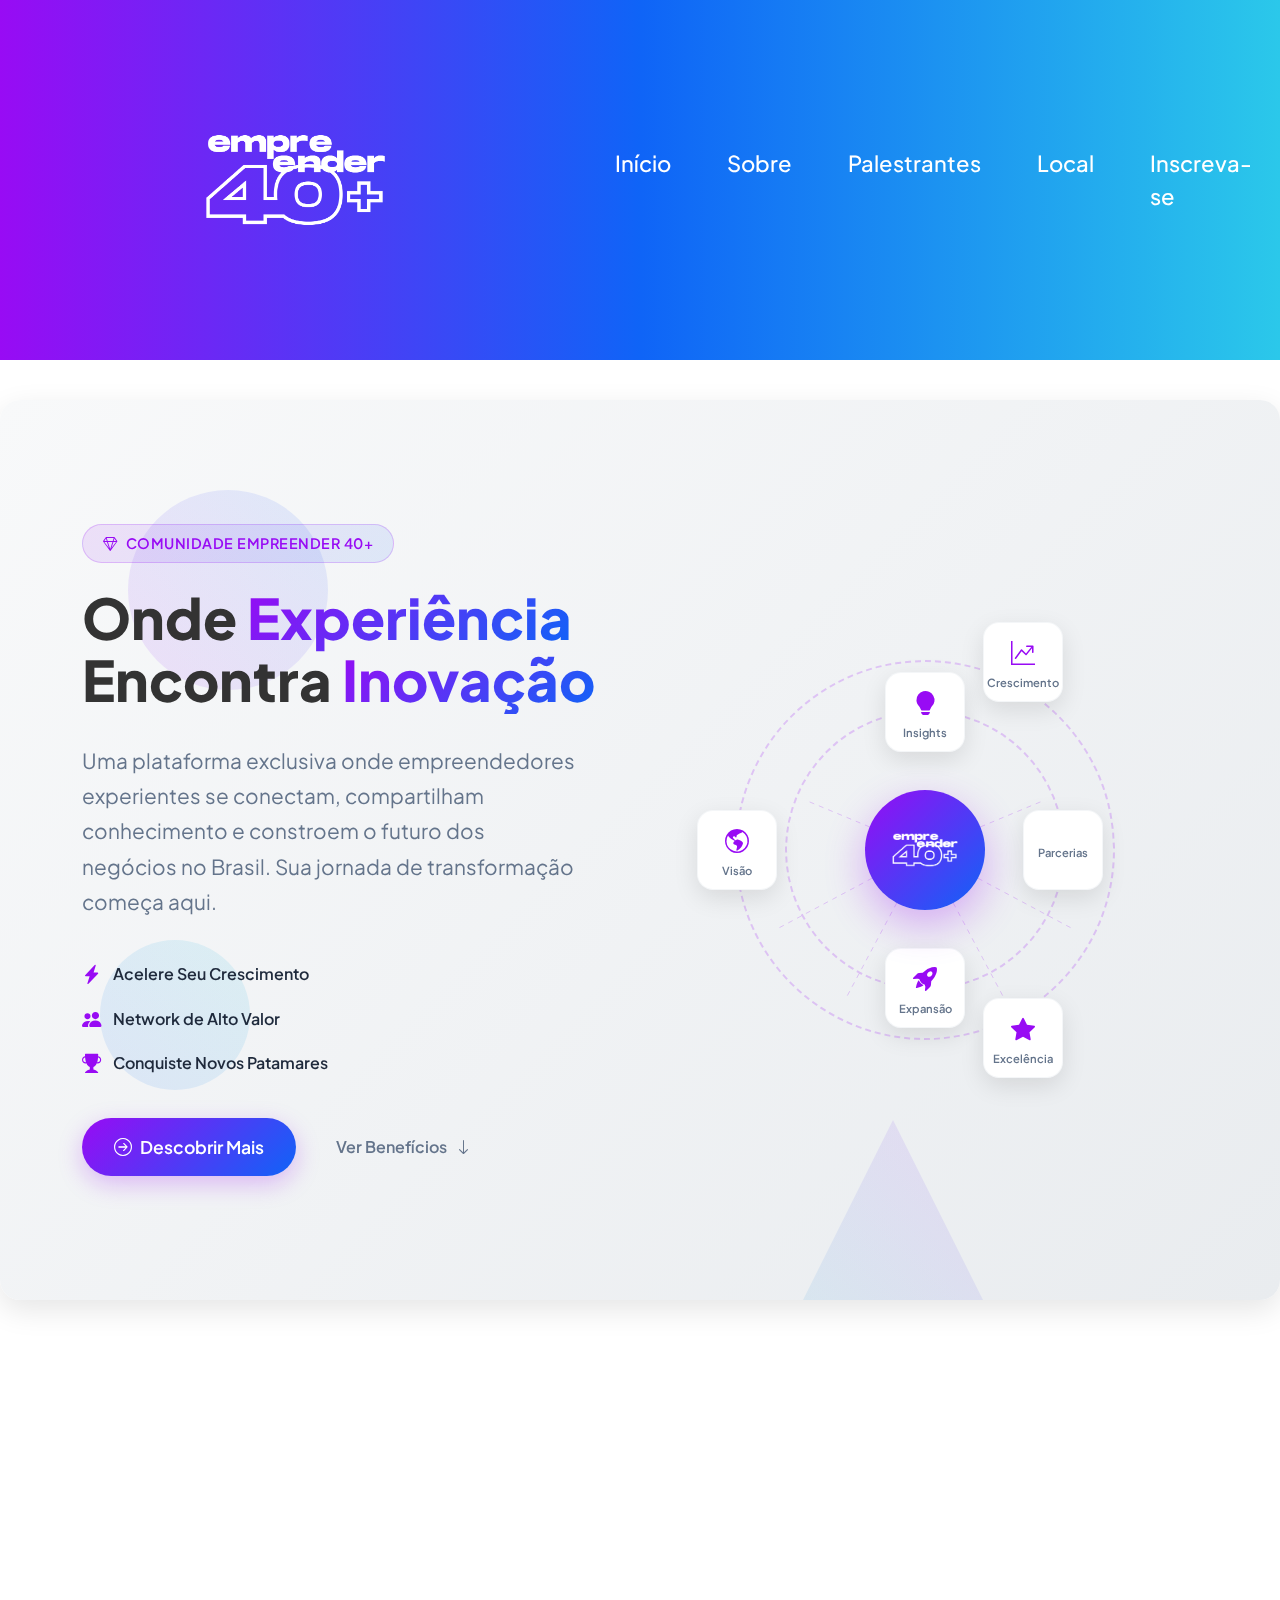
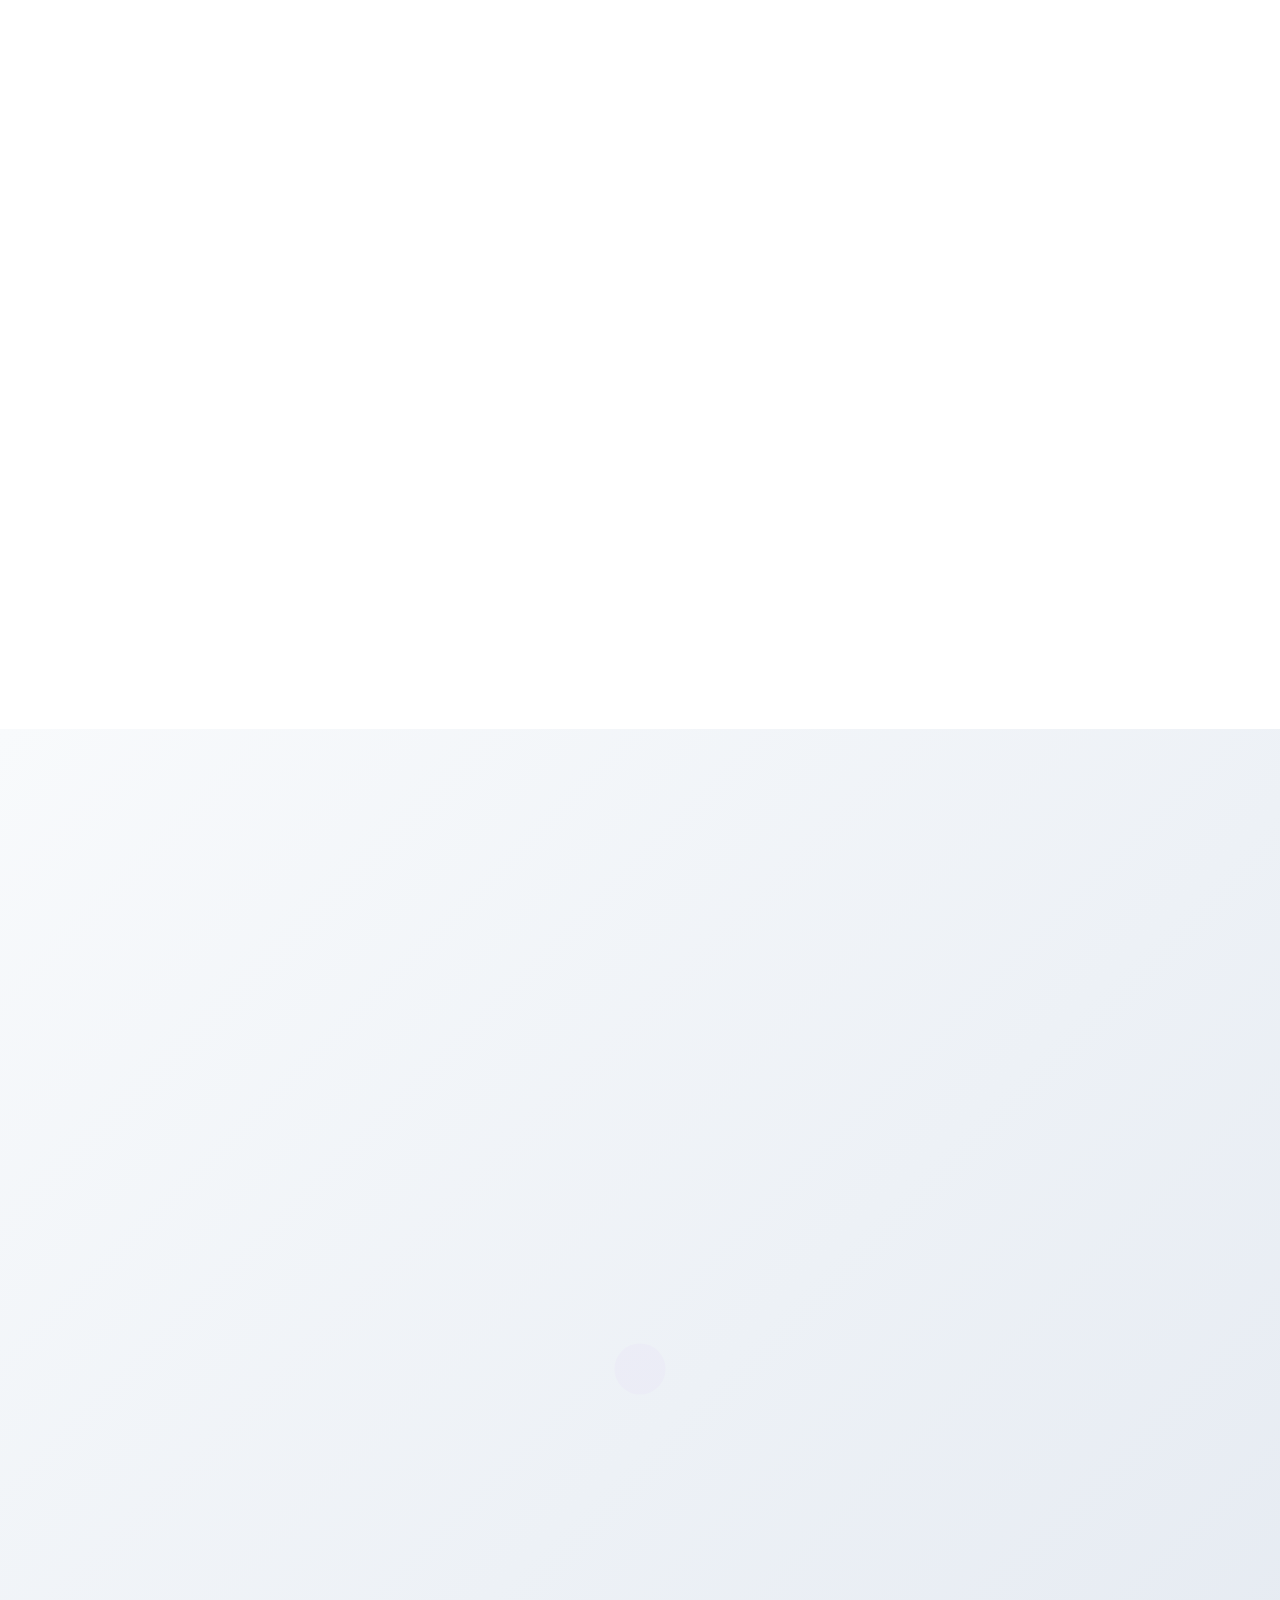
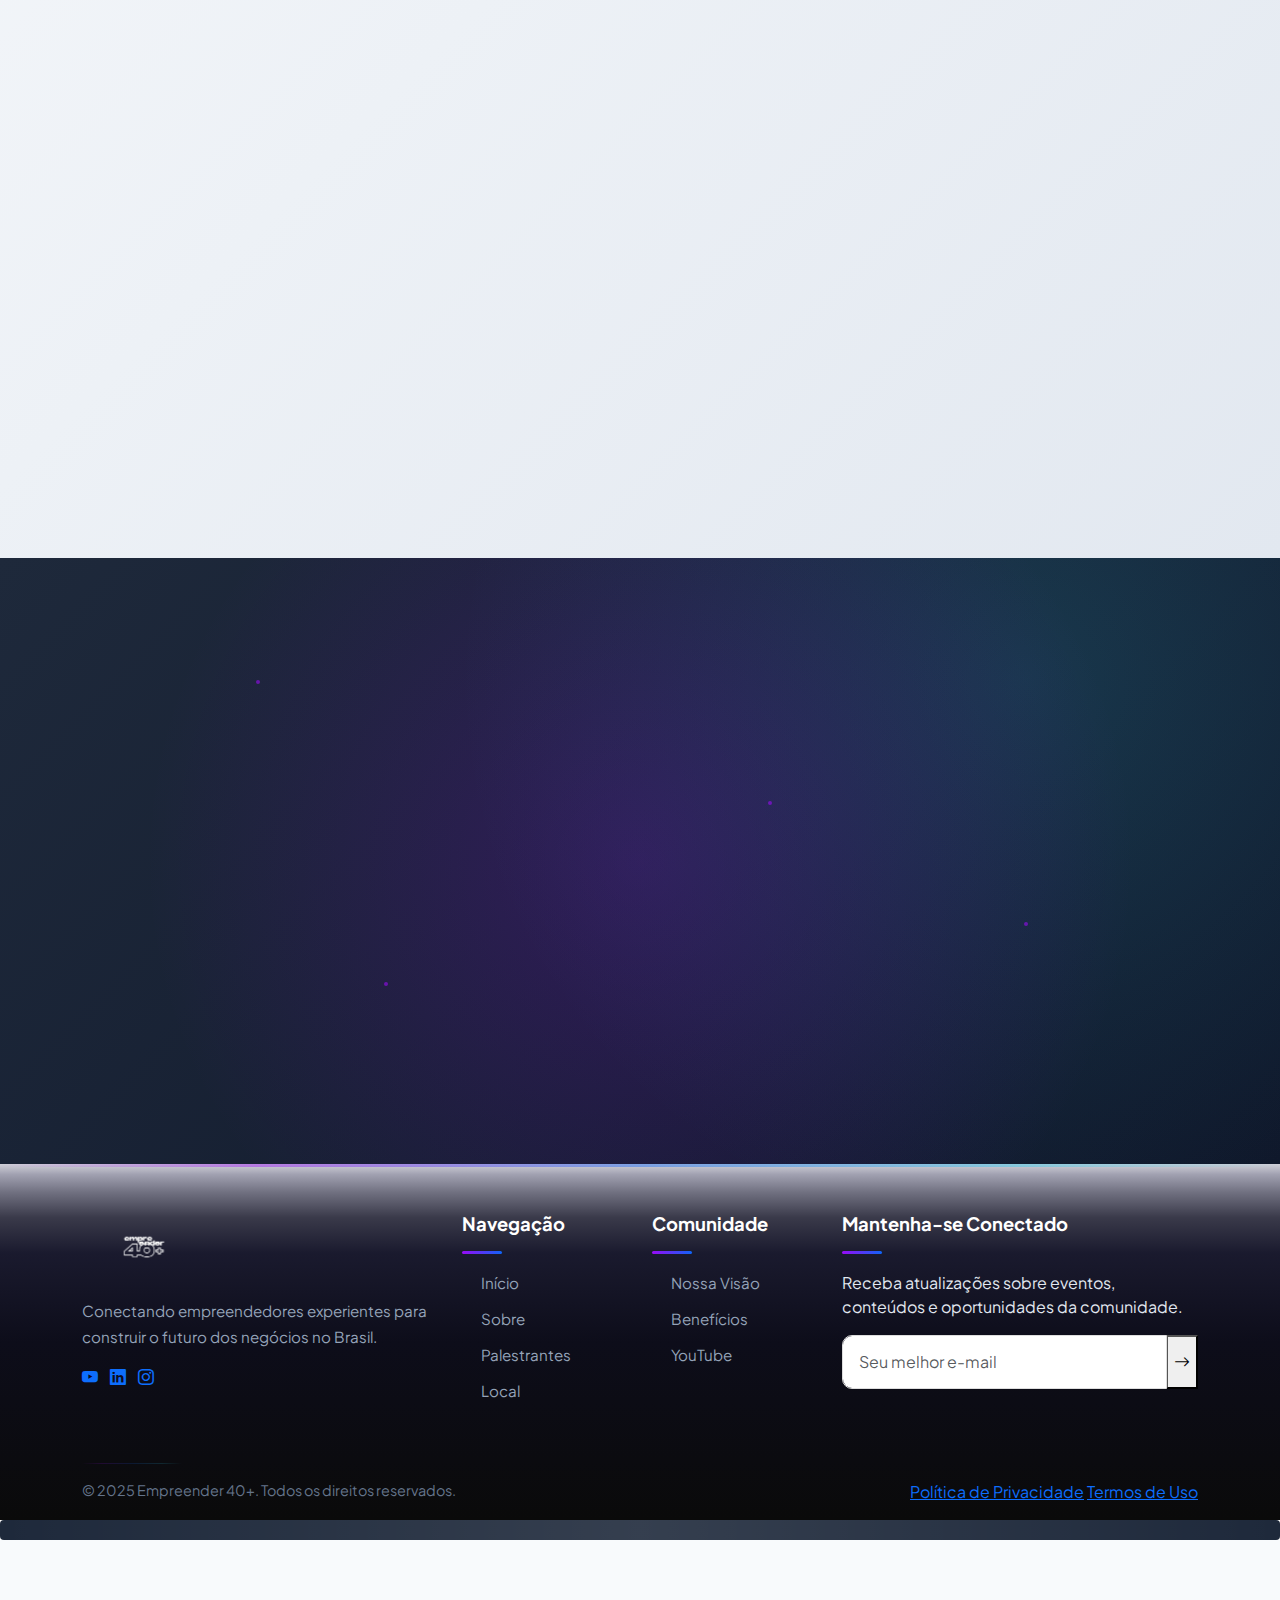
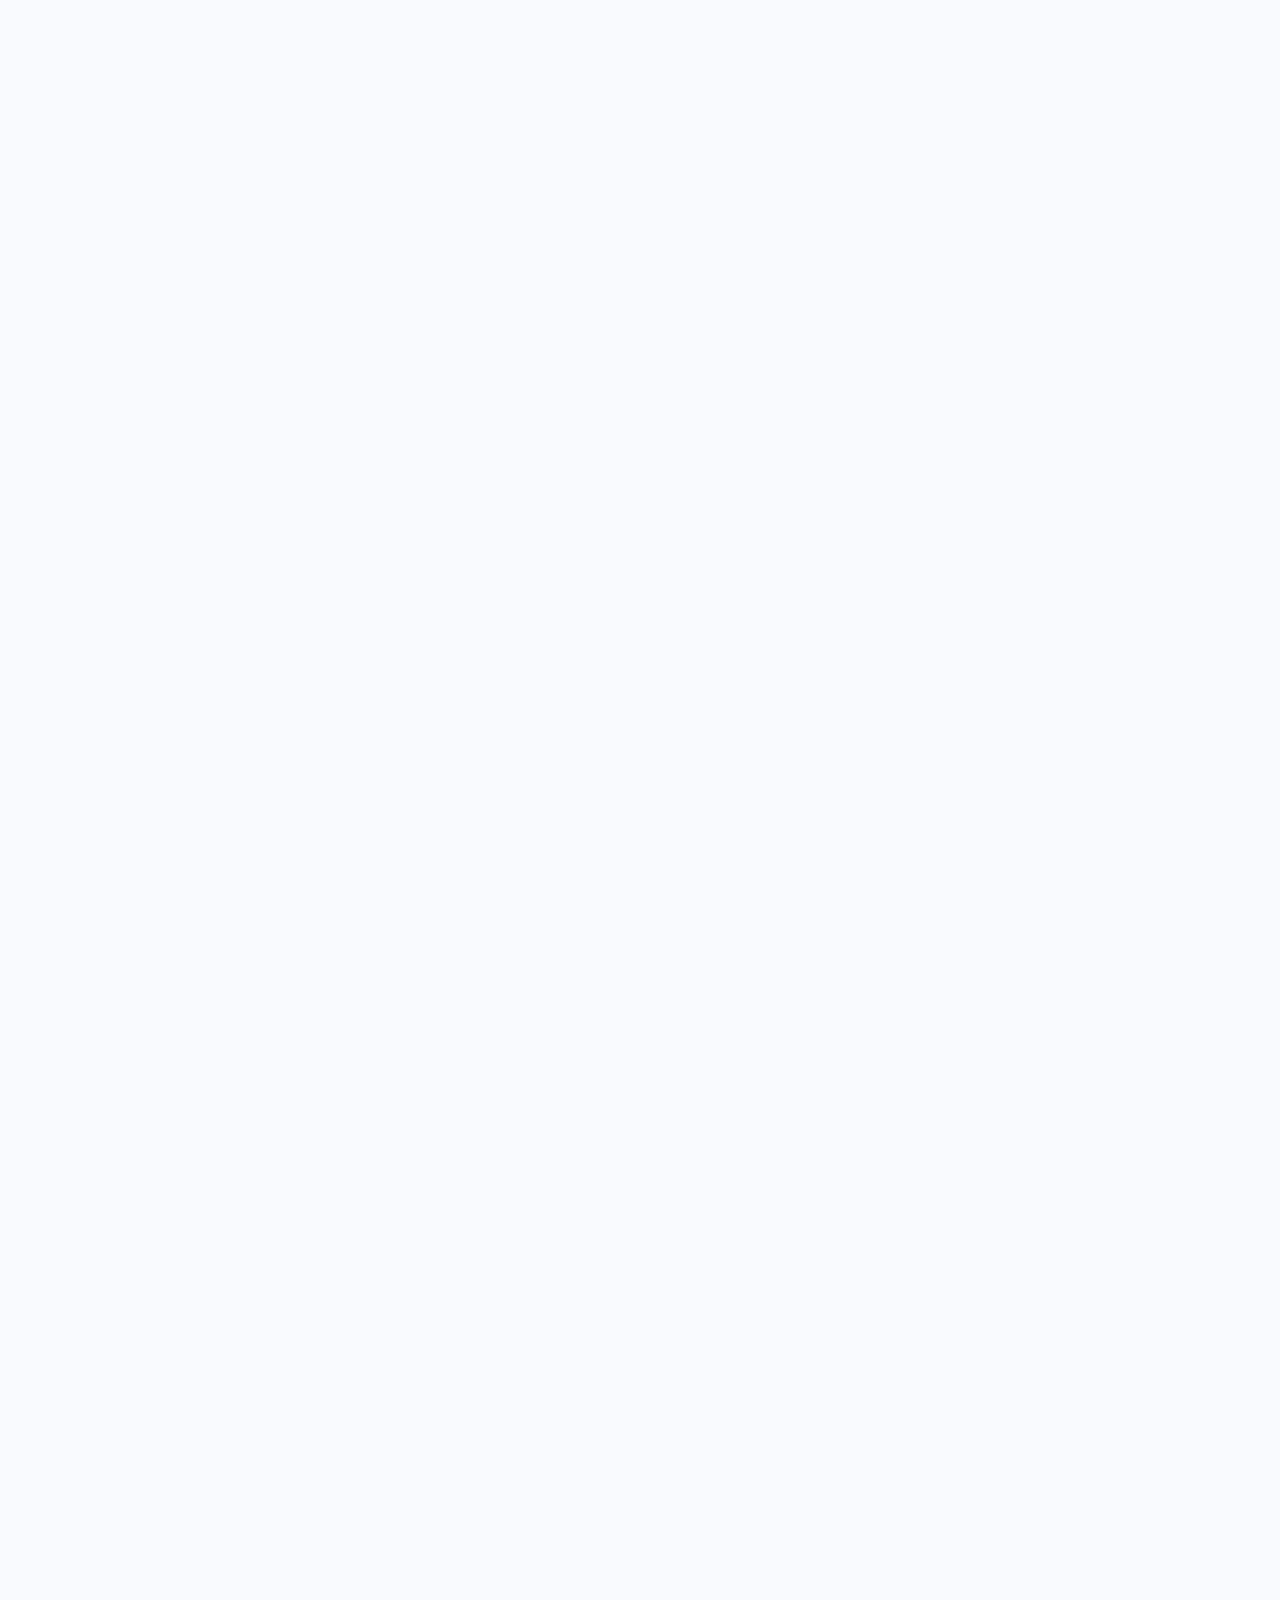
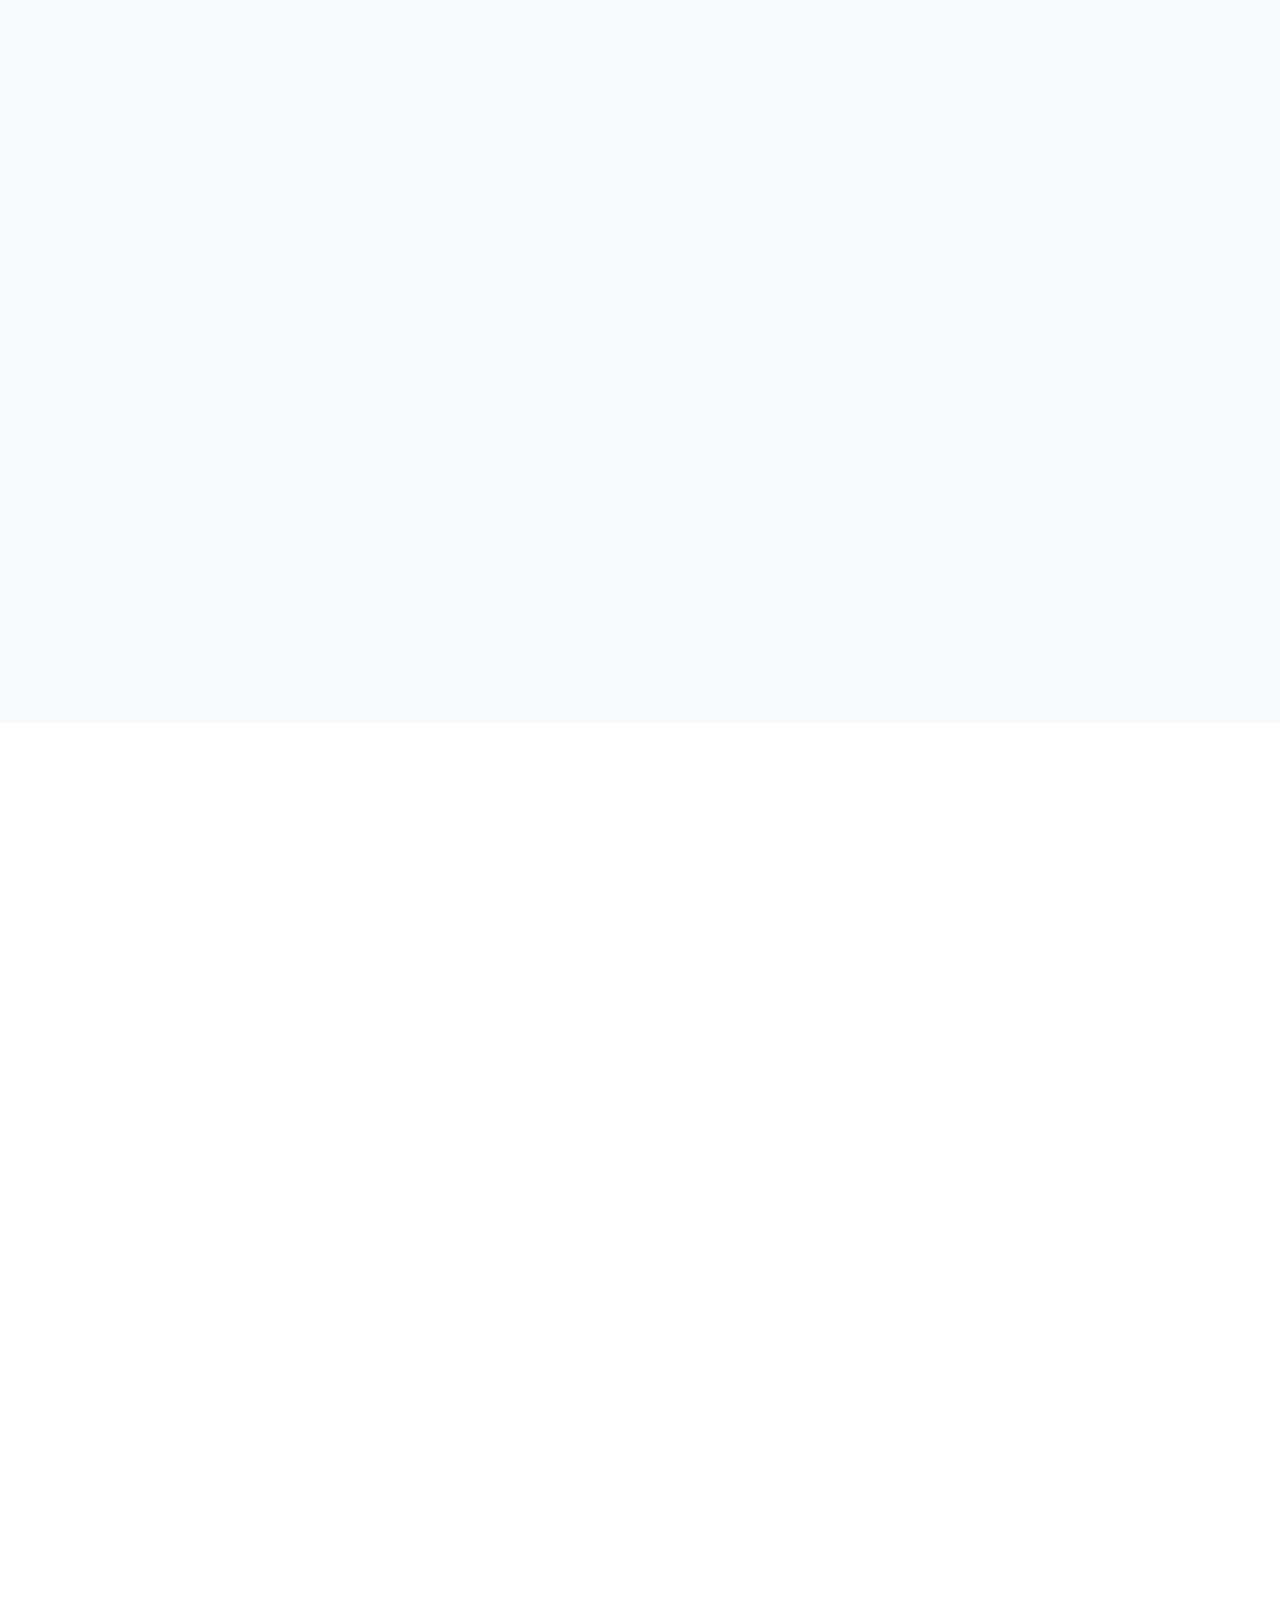
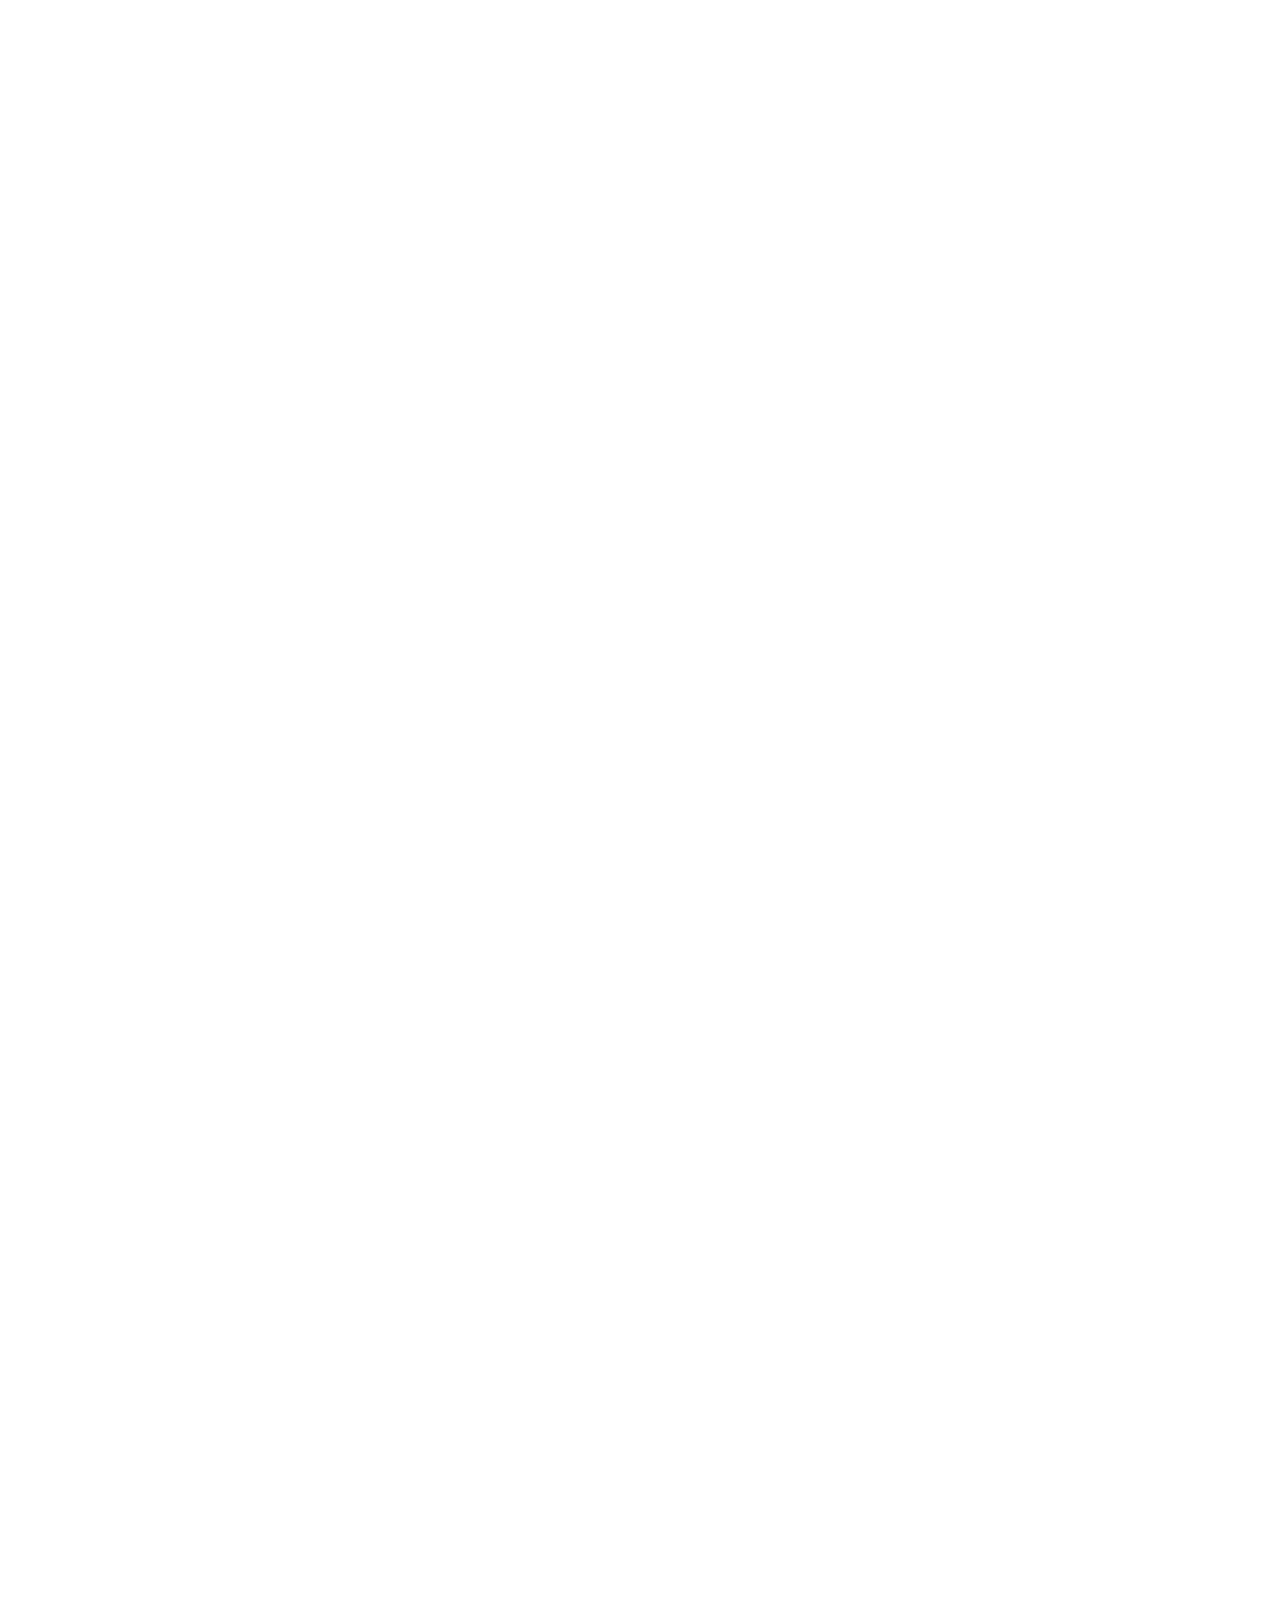
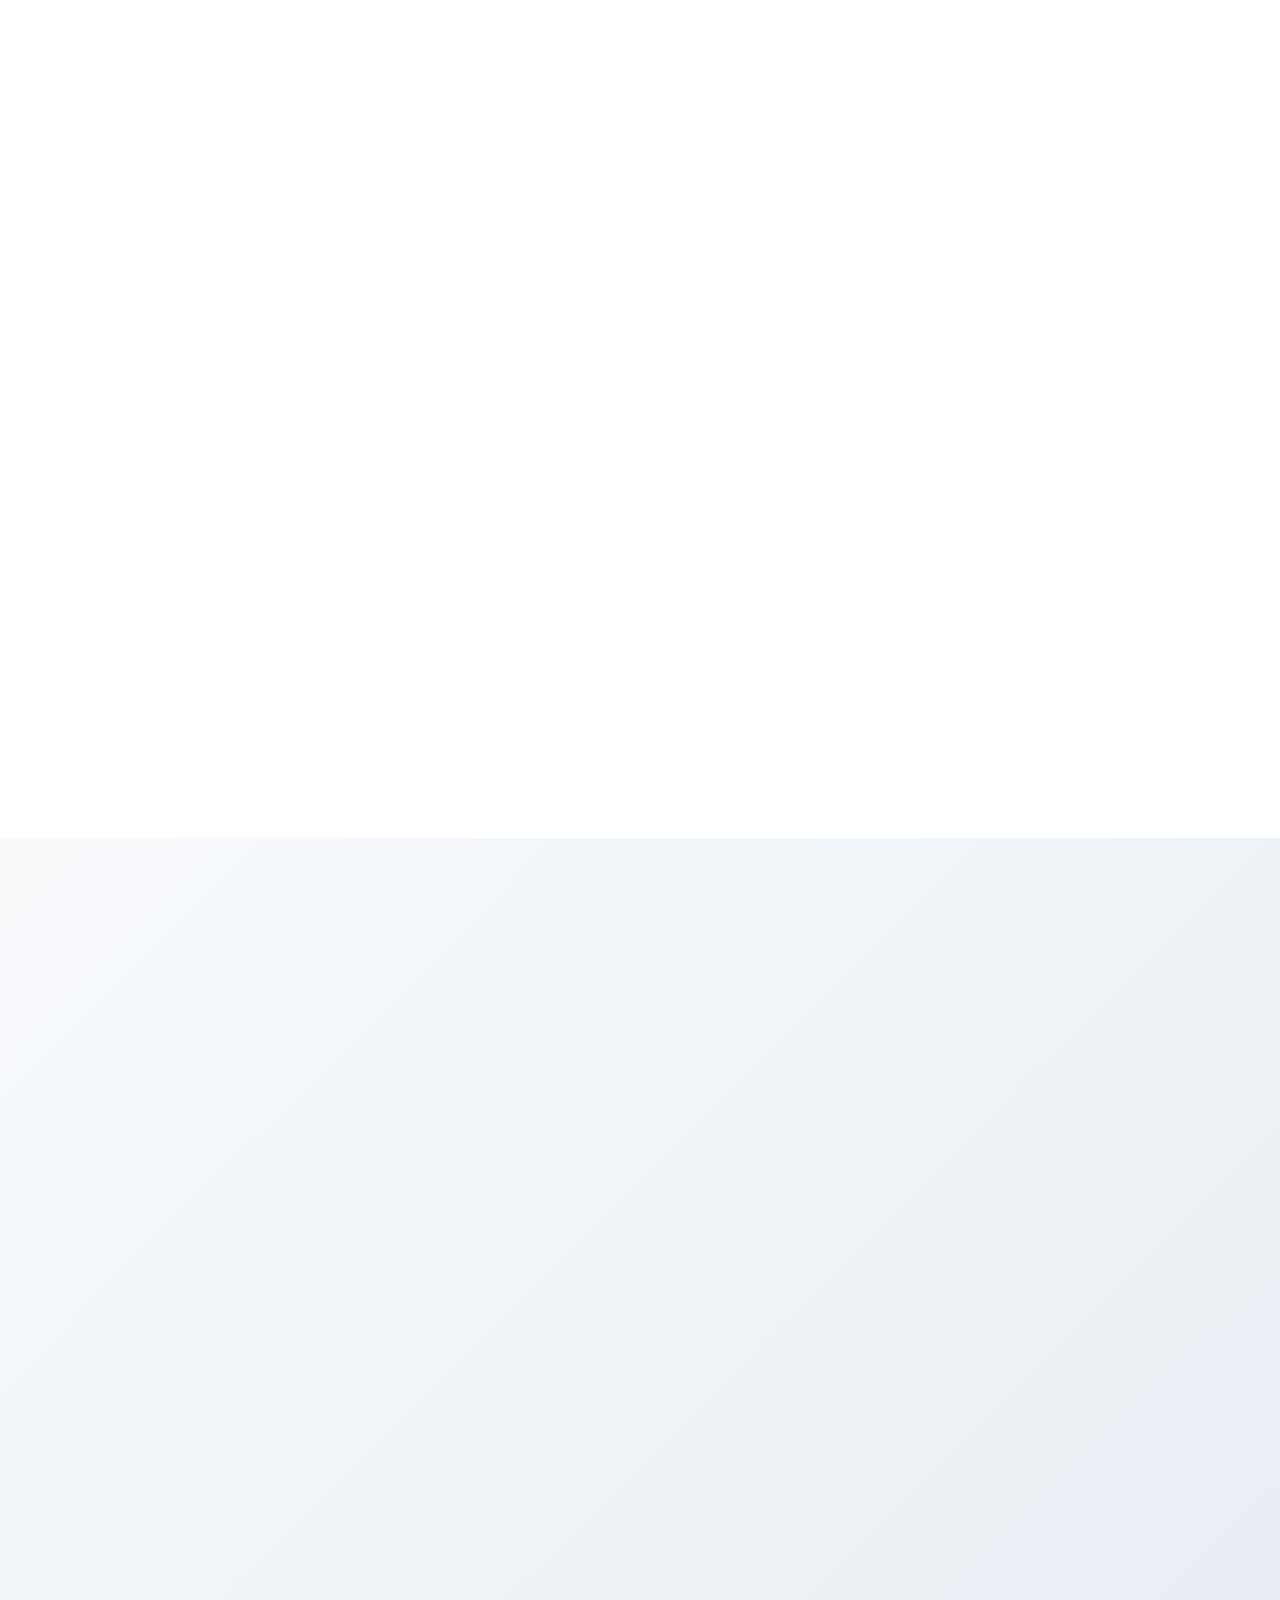
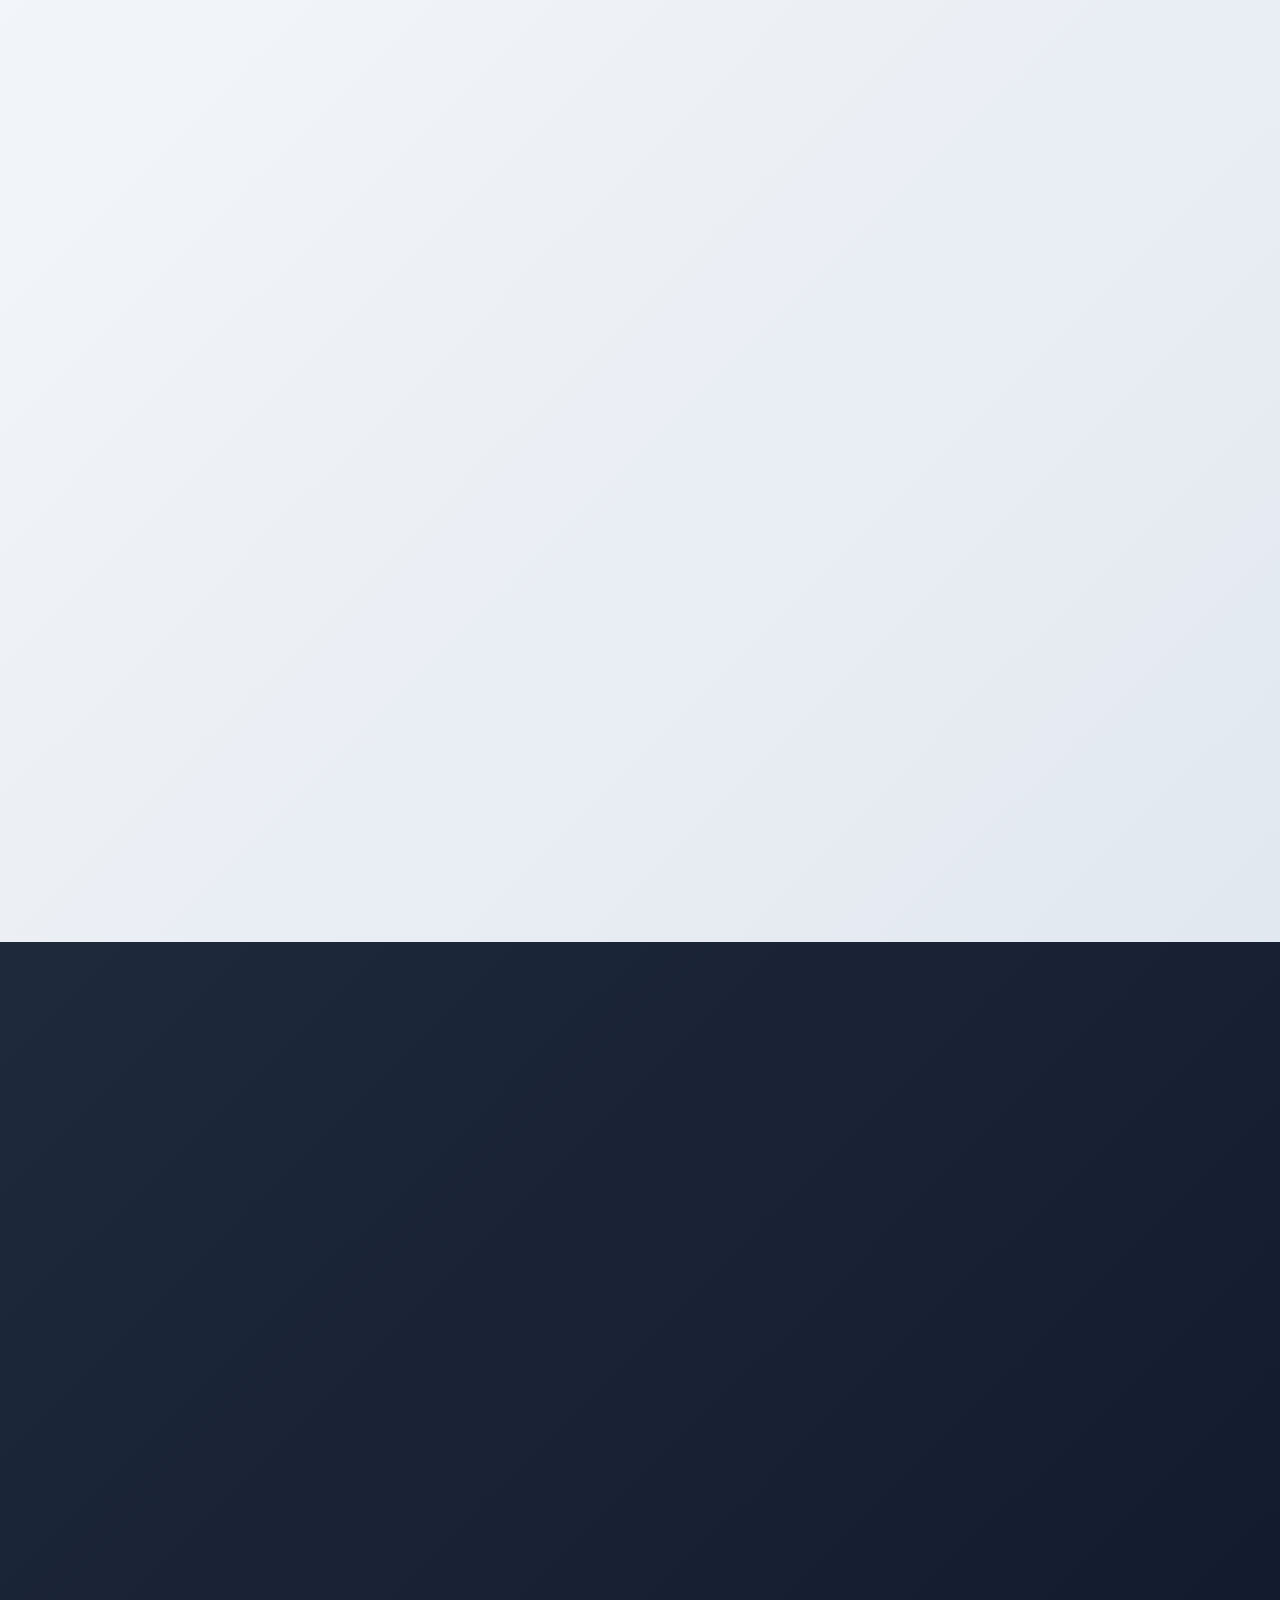
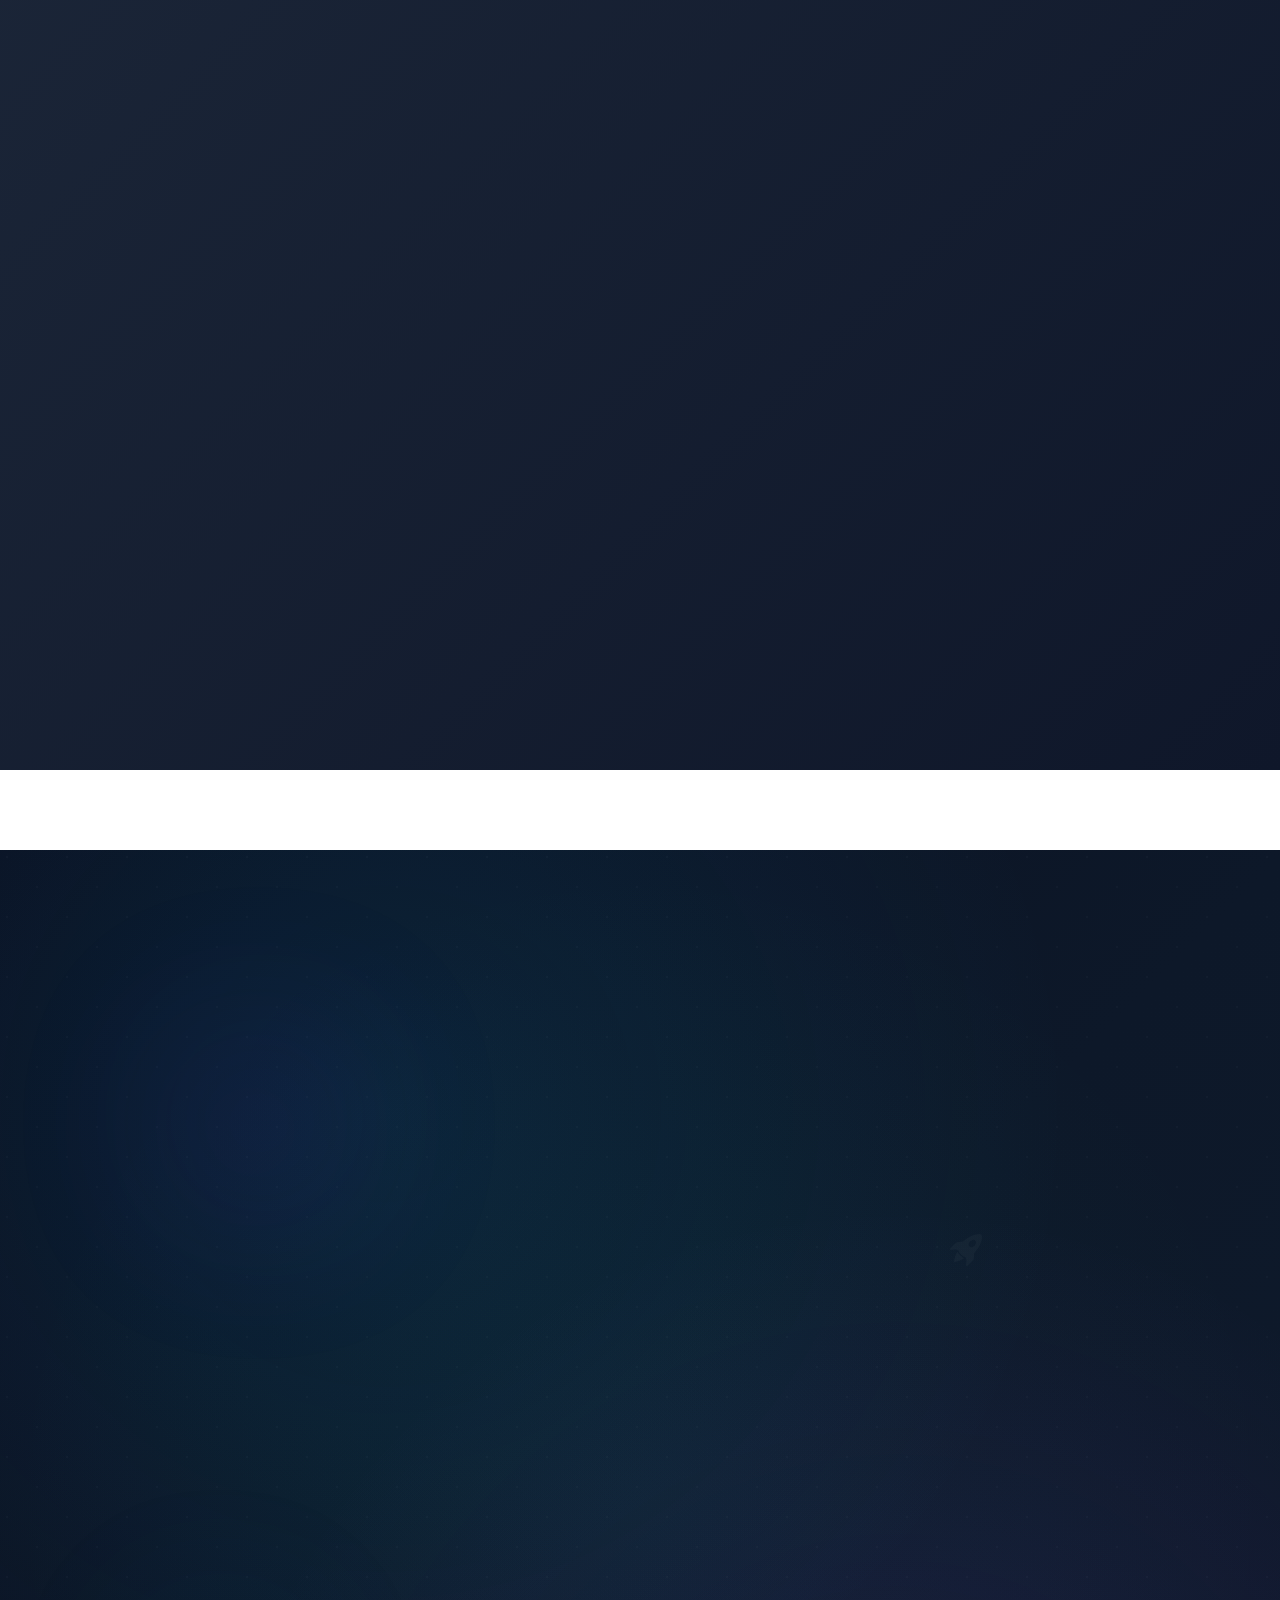
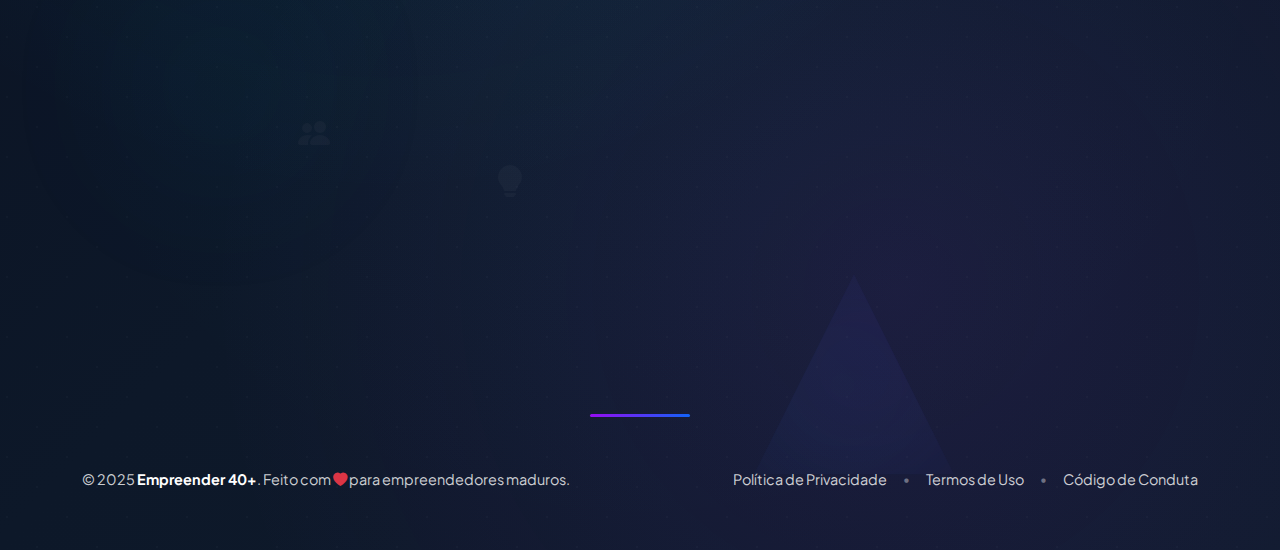
<file: comunidade.html>
<!DOCTYPE html>
<html lang="pt-br">
<head>
  <meta charset="UTF-8" />
  <meta name="viewport" content="width=device-width, initial-scale=1" />
  <title>Comunidade - Empreender 40+</title>
  <!-- CSS -->
  <link href="https://cdn.jsdelivr.net/npm/bootstrap@5.3.2/dist/css/bootstrap.min.css" rel="stylesheet" />
  <link href="https://fonts.googleapis.com/css2?family=Plus+Jakarta+Sans:wght@400;600;700;800&display=swap" rel="stylesheet" />
  <link rel="stylesheet" href="https://cdn.jsdelivr.net/npm/bootstrap-icons@1.11.3/font/bootstrap-icons.css" />
  <link href="https://unpkg.com/aos@2.3.1/dist/aos.css" rel="stylesheet">
  <link rel="stylesheet" href="css/styles.css" />
</head>

<body>
  <!-- Page Loader -->
  <div class="page-loader" id="pageLoader">
    <div class="loader-content">
      <div class="loader-spinner"></div>
      <div class="loader-text">Carregando Empreender 40+</div>
    </div>
  </div>

  <!-- Navbar -->
  <nav class="navbar navbar-expand-lg sticky-top">
    <div class="container">
      <a class="navbar-brand" href="index.html" aria-label="Ir para o início"> 
        <img src="img/logo3.png" alt="Empreender 40+">
      </a>
      <button class="navbar-toggler" type="button" aria-controls="menu" aria-expanded="false" aria-label="Alternar navegação">
        <span class="navbar-toggler-icon"></span>
      </button>
      <div class="collapse navbar-collapse" id="menu">
        <ul class="navbar-nav ms-auto">
          <li class="nav-item"><a class="nav-link" href="index.html#inicio">Início</a></li>
          <li class="nav-item"><a class="nav-link" href="index.html#sobre">Sobre</a></li>
          <li class="nav-item"><a class="nav-link" href="index.html#palestrantes">Palestrantes</a></li>
          <li class="nav-item"><a class="nav-link" href="index.html#local">Local</a></li>
          <li class="nav-item"><a class="nav-link" href="index.html#inscricao">Inscreva-se</a></li>
          <li class="nav-item"><a class="nav-link" href="https://www.youtube.com/@CanalEmpreender40Mais" target="_blank" rel="noopener">YouTube</a></li>
          <li class="nav-item"><a class="nav-link active" href="#comunidade">Comunidade</a></li>
        </ul>
      </div>
    </div>
  </nav>

  <!-- Hero Section Comunidade -->
  <section class="community-hero-new" id="comunidade">
    <div class="hero-bg-artistic">
      <div class="floating-shapes-hero">
        <div class="hero-shape shape-1"></div>
        <div class="hero-shape shape-2"></div>
        <div class="hero-shape shape-3"></div>
      </div>
    </div>
    
    <div class="container">
      <div class="row align-items-center min-vh-100 py-5">
        <div class="col-lg-6" data-aos="fade-right">
          <div class="hero-content-new">
            <div class="hero-badge-new mb-4">
              <i class="bi bi-gem me-2"></i>
              Comunidade Empreender 40+
            </div>
            
            <h1 class="hero-title-new">
              Onde <span class="gradient-text-community">Experiência</span>
              <br>Encontra <span class="gradient-text-community">Inovação</span>
            </h1>
            
            <p class="hero-subtitle-new">
              Uma plataforma exclusiva onde empreendedores experientes se conectam, compartilham conhecimento e constroem o futuro dos negócios no Brasil. Sua jornada de transformação começa aqui.
            </p>
            
            <div class="hero-features-new">
              <div class="feature-highlight">
                <i class="bi bi-lightning-charge-fill"></i>
                <span>Acelere Seu Crescimento</span>
              </div>
              <div class="feature-highlight">
                <i class="bi bi-people-fill"></i>
                <span>Network de Alto Valor</span>
              </div>
              <div class="feature-highlight">
                <i class="bi bi-trophy-fill"></i>
                <span>Conquiste Novos Patamares</span>
              </div>
            </div>
            
            <div class="hero-actions-new">
              <a href="#vision" class="btn-primary-community">
                <i class="bi bi-arrow-right-circle me-2"></i>
                Descobrir Mais
              </a>
              <a href="#benefits" class="btn-secondary-community">
                Ver Benefícios
                <i class="bi bi-arrow-down ms-2"></i>
              </a>
            </div>
          </div>
        </div>
        
        <div class="col-lg-6" data-aos="fade-left">
          <div class="hero-visual-new">
            <div class="community-ecosystem">
              <!-- Central Logo -->
              <div class="ecosystem-center">
                <img src="img/logo3.png" alt="Empreender 40+" class="ecosystem-logo">
              </div>
              
              <!-- Orbiting Benefits -->
              <div class="benefit-orbit orbit-1">
                <div class="benefit-node node-1">
                  <i class="bi bi-lightbulb-fill"></i>
                  <span>Insights</span>
                </div>
                <div class="benefit-node node-2">
                  <i class="bi bi-handshake-fill"></i>
                  <span>Parcerias</span>
                </div>
                <div class="benefit-node node-3">
                  <i class="bi bi-rocket-takeoff-fill"></i>
                  <span>Expansão</span>
                </div>
              </div>
              
              <div class="benefit-orbit orbit-2">
                <div class="benefit-node node-4">
                  <i class="bi bi-graph-up-arrow"></i>
                  <span>Crescimento</span>
                </div>
                <div class="benefit-node node-5">
                  <i class="bi bi-star-fill"></i>
                  <span>Excelência</span>
                </div>
                <div class="benefit-node node-6">
                  <i class="bi bi-globe-americas"></i>
                  <span>Visão</span>
                </div>
              </div>
              
              <!-- Connection Lines -->
              <div class="connection-web">
                <svg viewBox="0 0 400 400">
                  <path class="connection-path" d="M200,200 L320,150" />
                  <path class="connection-path" d="M200,200 L350,280" />
                  <path class="connection-path" d="M200,200 L280,350" />
                  <path class="connection-path" d="M200,200 L120,350" />
                  <path class="connection-path" d="M200,200 L50,280" />
                  <path class="connection-path" d="M200,200 L80,150" />
                </svg>
              </div>
            </div>
          </div>
        </div>
      </div>
    </div>
  </section>

  <!-- Vision Section -->
  <section class="community-vision-section" id="vision">
    <div class="container">
      <div class="row">
        <div class="col-lg-8 mx-auto text-center" data-aos="fade-up">
          <div class="vision-header">
            <div class="section-badge-vision mb-4">
              <i class="bi bi-eye-fill me-2"></i>
              Nossa Visão
            </div>
            
            <h2 class="vision-title">
              <span class="title-solid">Transformando</span> o 
              <span class="gradient-text">Ecossistema Empreendedor</span>
            </h2>
            
            <p class="vision-description">
              Acreditamos que a experiência é o maior ativo de um empreendedor. Nossa comunidade conecta mentes brilhantes que já trilharam caminhos únicos, criando um ambiente onde conhecimento, inovação e oportunidades se encontram para gerar impacto real no mercado.
            </p>
          </div>
        </div>
      </div>
      
      <div class="row mt-5">
        <div class="col-lg-4 mb-4" data-aos="fade-up" data-aos-delay="200">
          <div class="vision-card">
            <div class="vision-icon">
              <i class="bi bi-bullseye"></i>
            </div>
            <h4>Propósito</h4>
            <p>Catalisar o potencial de empreendedores experientes através de conexões estratégicas e conhecimento compartilhado.</p>
          </div>
        </div>
        
        <div class="col-lg-4 mb-4" data-aos="fade-up" data-aos-delay="300">
          <div class="vision-card">
            <div class="vision-icon">
              <i class="bi bi-compass"></i>
            </div>
            <h4>Missão</h4>
            <p>Criar um ecossistema digital onde experiência e inovação se combinam para acelerar o crescimento dos negócios.</p>
          </div>
        </div>
        
        <div class="col-lg-4 mb-4" data-aos="fade-up" data-aos-delay="400">
          <div class="vision-card">
            <div class="vision-icon">
              <i class="bi bi-stars"></i>
            </div>
            <h4>Impacto</h4>
            <p>Formar uma rede de líderes que transformam desafios em oportunidades e constroem o futuro dos negócios.</p>
          </div>
        </div>
      </div>
    </div>
  </section>

  <!-- Benefits Section -->
  <section class="community-benefits-section" id="benefits">
    <div class="benefits-bg-pattern">
      <div class="pattern-overlay"></div>
    </div>
    
    <div class="container">
      <div class="row">
        <div class="col-lg-6" data-aos="fade-right">
          <div class="benefits-content">
            <div class="section-badge-benefits mb-4">
              <i class="bi bi-gift-fill me-2"></i>
              Benefícios Exclusivos
            </div>
            
            <h2 class="benefits-title">
              <span class="title-solid">Por que fazer parte</span>
              <br><span class="gradient-text">desta comunidade?</span>
            </h2>
            
            <p class="benefits-description">
              Cada membro traz uma perspectiva única, criando um ambiente rico em oportunidades, aprendizado e crescimento mútuo.
            </p>
            
            <div class="benefits-list">
              <div class="benefit-premium-item" data-aos="fade-up" data-aos-delay="200">
                <div class="benefit-premium-icon">
                  <i class="bi bi-network-wired">🔗</i>
                </div>
                <div class="benefit-premium-content">
                  <h4>Network Estratégico</h4>
                  <p>Conecte-se com empreendedores que compartilham sua experiência e ambição. Encontre parceiros, investidores e colaboradores ideais.</p>
                </div>
              </div>
              
              <div class="benefit-premium-item" data-aos="fade-up" data-aos-delay="300">
                <div class="benefit-premium-icon">
                  <i class="bi bi-lightbulb-fill">💡</i>
                </div>
                <div class="benefit-premium-content">
                  <h4>Conhecimento Aplicado</h4>
                  <p>Acesse insights práticos, casos de sucesso e estratégias testadas por quem já enfrentou desafios similares aos seus.</p>
                </div>
              </div>
              
              <div class="benefit-premium-item" data-aos="fade-up" data-aos-delay="400">
                <div class="benefit-premium-icon">
                  <i class="bi bi-rocket-takeoff-fill">🚀</i>
                </div>
                <div class="benefit-premium-content">
                  <h4>Oportunidades Únicas</h4>
                  <p>Descubra negócios, investimentos e parcerias que só surgem através de relacionamentos genuínos e confiança mútua.</p>
                </div>
              </div>
              
              <div class="benefit-premium-item" data-aos="fade-up" data-aos-delay="500">
                <div class="benefit-premium-icon">
                  <i class="bi bi-trophy-fill">🏆</i>
                </div>
                <div class="benefit-premium-content">
                  <h4>Crescimento Acelerado</h4>
                  <p>Aproveite a experiência coletiva para evitar armadilhas, otimizar processos e escalar seu negócio com mais eficiência.</p>
                </div>
              </div>
            </div>
          </div>
        </div>
        
        <div class="col-lg-6" data-aos="fade-left">
          <div class="benefits-visual">
            <div class="community-stats-grid">
              <div class="stat-card" data-aos="zoom-in" data-aos-delay="300">
                <div class="stat-icon">
                  <i class="bi bi-people-fill">👥</i>
                </div>
                <div class="stat-content">
                  <h4>Diversidade de Setores</h4>
                  <p>Profissionais de tecnologia, varejo, serviços, indústria e consultoria se conectam para criar sinergias únicas</p>
                </div>
              </div>
              
              <div class="stat-card" data-aos="zoom-in" data-aos-delay="400">
                <div class="stat-icon">
                  <i class="bi bi-graph-up-arrow">📈</i>
                </div>
                <div class="stat-content">
                  <h4>Experiência Comprovada</h4>
                  <p>Empreendedores com mais de 40 anos trazendo décadas de conhecimento e perspectiva de mercado</p>
                </div>
              </div>
              
              <div class="stat-card" data-aos="zoom-in" data-aos-delay="500">
                <div class="stat-icon">
                  <i class="bi bi-award">🏆</i>
                </div>
                <div class="stat-content">
                  <h4>Qualidade das Conexões</h4>
                  <p>Processo de curadoria rigoroso garante que você se conecte apenas com profissionais sérios e comprometidos</p>
                </div>
              </div>
              
              <div class="stat-card" data-aos="zoom-in" data-aos-delay="600">
                <div class="stat-icon">
                  <i class="bi bi-gem">💎</i>
                </div>
                <div class="stat-content">
                  <h4>Oportunidades Exclusivas</h4>
                  <p>Acesso a projetos, parcerias e investimentos que circulam apenas dentro da nossa rede privada</p>
                </div>
              </div>
            </div>
          </div>
        </div>
      </div>
    </div>
  </section>

  <!-- Call to Action Section -->
  <section class="community-cta-section">
    <div class="cta-bg-gradient">
      <div class="cta-particles">
        <div class="particle particle-1"></div>
        <div class="particle particle-2"></div>
        <div class="particle particle-3"></div>
        <div class="particle particle-4"></div>
      </div>
    </div>
    
    <div class="container">
      <div class="row">
        <div class="col-lg-8 mx-auto text-center" data-aos="fade-up">
          <div class="cta-content">
            <div class="cta-badge mb-4">
              <i class="bi bi-rocket-takeoff me-2"></i>
              Seja Parte da Transformação
            </div>
            
            <h2 class="cta-title">
              <span class="title-solid">Pronto para elevar</span>
              <br><span class="gradient-text">seu negócio ao próximo nível?</span>
            </h2>
            
            <p class="cta-description">
              Junte-se a uma comunidade de visionários que transformam experiência em resultados extraordinários. Sua próxima oportunidade de negócio está a um clique de distância.
            </p>
            
            <div class="cta-actions" data-aos="fade-up" data-aos-delay="200">
              <a href="#" class="btn-cta-primary">
                <i class="bi bi-star-fill me-2"></i>
                Quero Fazer Parte
                <span class="btn-shine"></span>
              </a>
              
              <div class="cta-info mt-4">
                <div class="info-items">
                  <div class="info-item">
                    <i class="bi bi-shield-check"></i>
                    <span>Processo de Curadoria</span>
                  </div>
                  <div class="info-item">
                    <i class="bi bi-clock"></i>
                    <span>Acesso Imediato</span>
                  </div>
                  <div class="info-item">
                    <i class="bi bi-heart"></i>
                    <span>Comunidade Ativa</span>
                  </div>
                </div>
              </div>
            </div>
          </div>
        </div>
      </div>
    </div>
  </section>

  <!-- Footer -->
  <footer class="footer-modern">
    <div class="container">
      <div class="row py-5">
        <div class="col-lg-4 col-md-6 mb-4 mb-lg-0">
          <img src="img/logo3.png" alt="Empreender 40+" class="footer-logo mb-3">
          <p class="footer-description">
            Conectando empreendedores experientes para construir o futuro dos negócios no Brasil.
          </p>
          <div class="social-links">
            <a href="https://www.youtube.com/@CanalEmpreender40Mais" target="_blank" rel="noopener" aria-label="YouTube">
              <i class="bi bi-youtube"></i>
            </a>
            <a href="#" aria-label="LinkedIn">
              <i class="bi bi-linkedin"></i>
            </a>
            <a href="#" aria-label="Instagram">
              <i class="bi bi-instagram"></i>
            </a>
          </div>
        </div>
        
        <div class="col-lg-2 col-md-6 mb-4 mb-lg-0">
          <h5 class="footer-title">Navegação</h5>
          <ul class="footer-links">
            <li><a href="index.html#inicio">Início</a></li>
            <li><a href="index.html#sobre">Sobre</a></li>
            <li><a href="index.html#palestrantes">Palestrantes</a></li>
            <li><a href="index.html#local">Local</a></li>
          </ul>
        </div>
        
        <div class="col-lg-2 col-md-6 mb-4 mb-lg-0">
          <h5 class="footer-title">Comunidade</h5>
          <ul class="footer-links">
            <li><a href="#vision">Nossa Visão</a></li>
            <li><a href="#benefits">Benefícios</a></li>
            <li><a href="https://www.youtube.com/@CanalEmpreender40Mais" target="_blank">YouTube</a></li>
          </ul>
        </div>
        
        <div class="col-lg-4 col-md-6">
          <h5 class="footer-title">Mantenha-se Conectado</h5>
          <p class="footer-newsletter-text">
            Receba atualizações sobre eventos, conteúdos e oportunidades da comunidade.
          </p>
          <div class="newsletter-form">
            <div class="input-group">
              <input type="email" class="form-control" placeholder="Seu melhor e-mail">
              <button class="btn-newsletter" type="button">
                <i class="bi bi-arrow-right"></i>
              </button>
            </div>
          </div>
        </div>
      </div>
      
      <hr class="footer-divider">
      
      <div class="row py-3">
        <div class="col-md-6">
          <p class="footer-copyright">
            © 2025 Empreender 40+. Todos os direitos reservados.
          </p>
        </div>
        <div class="col-md-6 text-md-end">
          <div class="footer-legal">
            <a href="#">Política de Privacidade</a>
            <a href="#">Termos de Uso</a>
          </div>
        </div>
      </div>
    </div>
  </footer>

  <!-- Scripts -->
  <script src="https://cdn.jsdelivr.net/npm/bootstrap@5.3.2/dist/js/bootstrap.bundle.min.js"></script>
  <script src="https://unpkg.com/aos@2.3.1/dist/aos.js"></script>
  <script>
    // Initialize AOS
    AOS.init({
      duration: 800,
      easing: 'ease-in-out',
      once: true,
      offset: 50
    });

    // Page Loader
    window.addEventListener('load', function() {
      const loader = document.getElementById('pageLoader');
      if (loader) {
        loader.style.opacity = '0';
        setTimeout(() => {
          loader.style.display = 'none';
        }, 300);
      }
    });

    // Smooth scrolling for anchor links
    document.querySelectorAll('a[href^="#"]').forEach(anchor => {
      anchor.addEventListener('click', function (e) {
        e.preventDefault();
        const target = document.querySelector(this.getAttribute('href'));
        if (target) {
          target.scrollIntoView({
            behavior: 'smooth',
            block: 'start'
          });
        }
      });
    });
  </script>
</body>
</html>
                      <div class="mobile-feed-item"></div>
                    </div>
                  </div>
                </div>
              </div>
            </div>

            <!-- Floating Elements -->
            <div class="floating-elements">
              <div class="float-element element-1" data-aos="fade-up" data-aos-delay="700">
                <i class="bi bi-chat-dots-fill"></i>
                <span>Chat em tempo real</span>
              </div>
              <div class="float-element element-2" data-aos="fade-up" data-aos-delay="900">
                <i class="bi bi-trophy-fill"></i>
                <span>Badges exclusivos</span>
              </div>
              <div class="float-element element-3" data-aos="fade-up" data-aos-delay="1100">
                <i class="bi bi-shield-check-fill"></i>
                <span>100% Seguro</span>
              </div>
            </div>
          </div>
        </div>
      </div>
    </div>
  </section>

  <!-- Recursos da Plataforma -->
  <section class="community-features" id="features">
    <div class="container">
      <div class="section-header-modern text-center mb-5" data-aos="fade-up">
        <div class="section-badge-modern">
          <div class="badge-icon">
            <i class="bi bi-stars"></i>
          </div>
          <span>O Que Você Vai Encontrar</span>
        </div>
        <h2 class="section-title-modern">
          Uma Plataforma <span class="gradient-text">Completa</span>
        </h2>
        <p class="section-subtitle-modern">
          Recursos pensados para potencializar seu networking e crescimento profissional
        </p>
      </div>

      <div class="features-grid-enhanced">
        <!-- Feature 1 - Networking -->
        <div class="feature-card-glass" data-aos="fade-up" data-aos-delay="100">
          <div class="card-glow gradient-glow-1"></div>
          <div class="feature-header">
            <div class="feature-icon-modern icon-networking">
              <div class="icon-bg"></div>
              <svg viewBox="0 0 24 24" fill="none" xmlns="http://www.w3.org/2000/svg">
                <path d="M17 20h5v-2a3 3 0 0 0-5.356-1.857M17 20H7m10 0v-2c0-.656-.126-1.283-.356-1.857M7 20H2v-2a3 3 0 0 1 5.356-1.857M7 20v-2c0-.656.126-1.283.356-1.857m0 0a5.002 5.002 0 0 1 9.288 0M15 7a3 3 0 1 1-6 0 3 3 0 0 1 6 0Zm6 3a2 2 0 1 1-4 0 2 2 0 0 1 4 0ZM7 10a2 2 0 1 1-4 0 2 2 0 0 1 4 0Z" stroke="currentColor" stroke-width="2" stroke-linecap="round" stroke-linejoin="round"/>
              </svg>
            </div>
            <div class="feature-badge">Conecte</div>
          </div>
          <h3>Networking Estratégico</h3>
          <p>Conecte-se com empreendedores da sua região ou área de atuação. Crie relacionamentos profissionais valiosos e duradouros.</p>
          <div class="feature-highlights">
            <div class="highlight-item">
              <div class="highlight-icon">✓</div>
              <span>Perfil profissional completo</span>
            </div>
            <div class="highlight-item">
              <div class="highlight-icon">✓</div>
              <span>Matchmaking inteligente</span>
            </div>
            <div class="highlight-item">
              <div class="highlight-icon">✓</div>
              <span>Chat e videochamadas</span>
            </div>
          </div>
          <div class="feature-stats">
            <div class="stat-item">
              <div class="stat-number">500+</div>
              <div class="stat-label">Conexões</div>
            </div>
          </div>
        </div>

        <!-- Feature 2 - Conteúdo -->
        <div class="feature-card-glass" data-aos="fade-up" data-aos-delay="200">
          <div class="card-glow gradient-glow-2"></div>
          <div class="feature-header">
            <div class="feature-icon-modern icon-content">
              <div class="icon-bg"></div>
              <svg viewBox="0 0 24 24" fill="none" xmlns="http://www.w3.org/2000/svg">
                <path d="M4 19.5A2.5 2.5 0 0 1 6.5 17H20" stroke="currentColor" stroke-width="2" stroke-linecap="round" stroke-linejoin="round"/>
                <path d="M6.5 2H20v20H6.5A2.5 2.5 0 0 1 4 19.5v-15A2.5 2.5 0 0 1 6.5 2z" stroke="currentColor" stroke-width="2"/>
                <path d="M8 7h8M8 11h8M8 15h5" stroke="currentColor" stroke-width="2" stroke-linecap="round"/>
              </svg>
            </div>
            <div class="feature-badge">Aprenda</div>
          </div>
          <h3>Conteúdo Exclusivo</h3>
          <p>Acesse webinars, cursos, e-books e materiais criados especialmente para empreendedores 40+. Aprenda com quem já trilhou o caminho.</p>
          <div class="feature-highlights">
            <div class="highlight-item">
              <div class="highlight-icon">✓</div>
              <span>Biblioteca de conteúdos</span>
            </div>
            <div class="highlight-item">
              <div class="highlight-icon">✓</div>
              <span>Webinars ao vivo</span>
            </div>
            <div class="highlight-item">
              <div class="highlight-icon">✓</div>
              <span>Certificados de conclusão</span>
            </div>
          </div>
          <div class="feature-stats">
            <div class="stat-item">
              <div class="stat-number">200+</div>
              <div class="stat-label">Materiais</div>
            </div>
          </div>
        </div>

        <!-- Feature 3 - Oportunidades -->
        <div class="feature-card-glass" data-aos="fade-up" data-aos-delay="300">
          <div class="card-glow gradient-glow-3"></div>
          <div class="feature-header">
            <div class="feature-icon-modern icon-business">
              <div class="icon-bg"></div>
              <svg viewBox="0 0 24 24" fill="none" xmlns="http://www.w3.org/2000/svg">
                <path d="M20 7h-9M14 3v4M5 7h1a1 1 0 0 1 1 1v9a1 1 0 0 1-1 1H3a1 1 0 0 1-1-1V8a1 1 0 0 1 1-1h2Z" stroke="currentColor" stroke-width="2" stroke-linecap="round" stroke-linejoin="round"/>
                <path d="M22 11v6a2 2 0 0 1-2 2H8a2 2 0 0 1-2-2v-6" stroke="currentColor" stroke-width="2" stroke-linecap="round" stroke-linejoin="round"/>
                <path d="M7 15h13M9 11h8" stroke="currentColor" stroke-width="2" stroke-linecap="round"/>
              </svg>
            </div>
            <div class="feature-badge">Oportunize</div>
          </div>
          <h3>Oportunidades de Negócios</h3>
          <p>Descubra parcerias estratégicas, encontre investidores e explore novas oportunidades de crescimento para seu empreendimento.</p>
          <div class="feature-highlights">
            <div class="highlight-item">
              <div class="highlight-icon">✓</div>
              <span>Mural de oportunidades</span>
            </div>
            <div class="highlight-item">
              <div class="highlight-icon">✓</div>
              <span>Pitch para investidores</span>
            </div>
            <div class="highlight-item">
              <div class="highlight-icon">✓</div>
              <span>Fóruns de discussão</span>
            </div>
          </div>
          <div class="feature-stats">
            <div class="stat-item">
              <div class="stat-number">50+</div>
              <div class="stat-label">Parcerias</div>
            </div>
          </div>
        </div>

        <!-- Feature 4 - Eventos -->
        <div class="feature-card-glass" data-aos="fade-up" data-aos-delay="400">
          <div class="card-glow gradient-glow-4"></div>
          <div class="feature-header">
            <div class="feature-icon-modern icon-events">
              <div class="icon-bg"></div>
              <svg viewBox="0 0 24 24" fill="none" xmlns="http://www.w3.org/2000/svg">
                <path d="M8 2v4M16 2v4M3 10h18M5 4h14a2 2 0 0 1 2 2v14a2 2 0 0 1-2 2H5a2 2 0 0 1-2-2V6a2 2 0 0 1 2-2z" stroke="currentColor" stroke-width="2" stroke-linecap="round" stroke-linejoin="round"/>
                <path d="M9 16h6v2H9z" fill="currentColor"/>
              </svg>
            </div>
            <div class="feature-badge">Participe</div>
          </div>
          <h3>Eventos e Encontros</h3>
          <p>Participe de eventos presenciais e virtuais, workshops e encontros regionais exclusivos para membros da comunidade.</p>
          <div class="feature-highlights">
            <div class="highlight-item">
              <div class="highlight-icon">✓</div>
              <span>Agenda de eventos</span>
            </div>
            <div class="highlight-item">
              <div class="highlight-icon">✓</div>
              <span>Inscrições online</span>
            </div>
            <div class="highlight-item">
              <div class="highlight-icon">✓</div>
              <span>Networking presencial</span>
            </div>
          </div>
          <div class="feature-stats">
            <div class="stat-item">
              <div class="stat-number">24</div>
              <div class="stat-label">Eventos/Ano</div>
            </div>
          </div>
        </div>

        <!-- Feature 5 - Mentoria -->
        <div class="feature-card-glass" data-aos="fade-up" data-aos-delay="500">
          <div class="card-glow gradient-glow-5"></div>
          <div class="feature-header">
            <div class="feature-icon-modern icon-mentoring">
              <div class="icon-bg"></div>
              <svg viewBox="0 0 24 24" fill="none" xmlns="http://www.w3.org/2000/svg">
                <path d="M9 12l2 2 4-4M21 12c0 4.97-4.03 9-9 9s-9-4.03-9-9 4.03-9 9-9 9 4.03 9 9z" stroke="currentColor" stroke-width="2" stroke-linecap="round" stroke-linejoin="round"/>
                <path d="M12 6v6l3 2" stroke="currentColor" stroke-width="2" stroke-linecap="round" stroke-linejoin="round"/>
              </svg>
            </div>
            <div class="feature-badge">Mentoreie</div>
          </div>
          <h3>Mentoria e Consultoria</h3>
          <p>Conecte-se com mentores experientes que já superaram os desafios que você enfrenta. Ofereça ou receba consultoria especializada.</p>
          <div class="feature-highlights">
            <div class="highlight-item">
              <div class="highlight-icon">✓</div>
              <span>Rede de mentores</span>
            </div>
            <div class="highlight-item">
              <div class="highlight-icon">✓</div>
              <span>Sessões 1:1</span>
            </div>
            <div class="highlight-item">
              <div class="highlight-icon">✓</div>
              <span>Grupos de mastermind</span>
            </div>
          </div>
          <div class="feature-stats">
            <div class="stat-item">
              <div class="stat-number">100+</div>
              <div class="stat-label">Mentores</div>
            </div>
          </div>
        </div>

        <!-- Feature 6 - Ferramentas -->
        <div class="feature-card-glass" data-aos="fade-up" data-aos-delay="600">
          <div class="card-glow gradient-glow-6"></div>
          <div class="feature-header">
            <div class="feature-icon-modern icon-tools">
              <div class="icon-bg"></div>
              <svg viewBox="0 0 24 24" fill="none" xmlns="http://www.w3.org/2000/svg">
                <path d="M3 3v6h6M21 21v-6h-6M3 21l6-6M21 3l-6 6M12 3v18M3 12h18" stroke="currentColor" stroke-width="2" stroke-linecap="round" stroke-linejoin="round"/>
                <circle cx="12" cy="12" r="3" stroke="currentColor" stroke-width="2"/>
              </svg>
            </div>
            <div class="feature-badge">Gerencie</div>
          </div>
          <h3>Ferramentas de Gestão</h3>
          <p>Utilize ferramentas práticas para planejar, acompanhar e fazer seu negócio crescer. Dashboards e relatórios personalizados.</p>
          <div class="feature-highlights">
            <div class="highlight-item">
              <div class="highlight-icon">✓</div>
              <span>Canvas de negócios</span>
            </div>
            <div class="highlight-item">
              <div class="highlight-icon">✓</div>
              <span>Métricas e KPIs</span>
            </div>
            <div class="highlight-item">
              <div class="highlight-icon">✓</div>
              <span>Planos de ação</span>
            </div>
          </div>
          <div class="feature-stats">
            <div class="stat-item">
              <div class="stat-number">15+</div>
              <div class="stat-label">Ferramentas</div>
            </div>
          </div>
        </div>
      </div>
    </div>
  </section>

  <!-- Timeline de Desenvolvimento -->
  <section class="development-timeline-section">
    <div class="container">
      <div class="section-header-modern text-center mb-5" data-aos="fade-up">
        <div class="section-badge-modern">
          <div class="badge-icon">
            <i class="bi bi-gear-fill"></i>
          </div>
          <span>Progresso de Desenvolvimento</span>
        </div>
        <h2 class="section-title-modern">
          Acompanhe Nossa <span class="gradient-text">Evolução</span>
        </h2>
        <p class="section-subtitle-modern">
          Transparência total sobre o desenvolvimento da plataforma e marcos importantes
        </p>
      </div>

      <div class="timeline-container" data-aos="fade-up" data-aos-delay="200">
        <!-- Progress Overview -->
        <div class="progress-overview">
          <div class="overall-progress">
            <div class="progress-header">
              <h3>Progresso Geral da Plataforma</h3>
              <div class="progress-percentage">78%</div>
            </div>
            <div class="progress-bar-container">
              <div class="progress-bar" data-progress="78">
                <div class="progress-fill"></div>
              </div>
            </div>
            <p class="progress-subtitle">Previsão de lançamento: <strong>Dezembro 2025</strong></p>
          </div>
        </div>

        <!-- Timeline Items -->
        <div class="timeline-track">
          <!-- Marco 1 - Concluído -->
          <div class="timeline-item completed" data-aos="fade-right" data-aos-delay="300">
            <div class="timeline-marker">
              <div class="marker-icon">
                <i class="bi bi-check-lg"></i>
              </div>
              <div class="marker-line"></div>
            </div>
            <div class="timeline-content">
              <div class="timeline-header">
                <h4>Pesquisa e Planejamento</h4>
                <div class="timeline-status completed">
                  <i class="bi bi-check-circle-fill"></i>
                  <span>Concluído</span>
                </div>
              </div>
              <div class="timeline-date">Janeiro - Março 2025</div>
              <p>Pesquisa de mercado, definição de funcionalidades e arquitetura da plataforma baseada nas necessidades reais dos empreendedores 40+.</p>
              <div class="timeline-features">
                <div class="feature-completed">✓ Pesquisa de mercado realizada</div>
                <div class="feature-completed">✓ Funcionalidades definidas</div>
                <div class="feature-completed">✓ Planejamento concluído</div>
              </div>
            </div>
          </div>

          <!-- Marco 2 - Concluído -->
          <div class="timeline-item completed" data-aos="fade-left" data-aos-delay="400">
            <div class="timeline-marker">
              <div class="marker-icon">
                <i class="bi bi-check-lg"></i>
              </div>
              <div class="marker-line"></div>
            </div>
            <div class="timeline-content">
              <div class="timeline-header">
                <h4>Design e Prototipação</h4>
                <div class="timeline-status completed">
                  <i class="bi bi-check-circle-fill"></i>
                  <span>Concluído</span>
                </div>
              </div>
              <div class="timeline-date">Abril - Junho 2025</div>
              <p>Criação da identidade visual, wireframes e protótipos interativos focados na usabilidade para o público 40+.</p>
              <div class="timeline-features">
                <div class="feature-completed">✓ Visual da plataforma criado</div>
                <div class="feature-completed">✓ Protótipos desenvolvidos</div>
                <div class="feature-completed">✓ Interface aprovada</div>
              </div>
            </div>
          </div>

          <!-- Marco 3 - Em Progresso -->
          <div class="timeline-item active" data-aos="fade-right" data-aos-delay="500">
            <div class="timeline-marker">
              <div class="marker-icon">
                <i class="bi bi-gear-fill"></i>
              </div>
              <div class="marker-line"></div>
            </div>
            <div class="timeline-content">
              <div class="timeline-header">
                <h4>Desenvolvimento da Plataforma</h4>
                <div class="timeline-status active">
                  <div class="loading-spinner"></div>
                  <span>Em Desenvolvimento</span>
                </div>
              </div>
              <div class="timeline-date">Julho - Outubro 2025</div>
              <p>Desenvolvimento completo da plataforma, incluindo todas as funcionalidades de networking, conteúdo e eventos para empreendedores.</p>
              <div class="timeline-features">
                <div class="feature-completed">✓ Sistema de cadastro</div>
                <div class="feature-completed">✓ Área de membros</div>
                <div class="feature-progress">⚡ Sistema de networking (78% concluído)</div>
                <div class="feature-pending">○ Área de eventos</div>
                <div class="feature-pending">○ Biblioteca de conteúdo</div>
              </div>
              <div class="timeline-progress">
                <div class="progress-mini">
                  <div class="progress-mini-fill" style="width: 78%"></div>
                </div>
                <span>78% concluído</span>
              </div>
            </div>
          </div>

          <!-- Marco 4 - Próximo -->
          <div class="timeline-item upcoming" data-aos="fade-left" data-aos-delay="600">
            <div class="timeline-marker">
              <div class="marker-icon">
                <i class="bi bi-display"></i>
              </div>
              <div class="marker-line"></div>
            </div>
            <div class="timeline-content">
              <div class="timeline-header">
                <h4>Finalização e Testes</h4>
                <div class="timeline-status upcoming">
                  <i class="bi bi-clock-fill"></i>
                  <span>Próximo</span>
                </div>
              </div>
              <div class="timeline-date">Outubro - Novembro 2025</div>
              <p>Finalização da plataforma, testes finais e preparação para o lançamento oficial com todos os recursos funcionais.</p>
              <div class="timeline-features">
                <div class="feature-pending">○ Testes da plataforma</div>
                <div class="feature-pending">○ Ajustes finais</div>
                <div class="feature-pending">○ Treinamento da equipe</div>
                <div class="feature-pending">○ Preparação do lançamento</div>
              </div>
            </div>
          </div>

          <!-- Marco 5 - Futuro -->
          <div class="timeline-item future" data-aos="fade-right" data-aos-delay="700">
            <div class="timeline-marker">
              <div class="marker-icon">
                <i class="bi bi-bug-fill"></i>
              </div>
              <div class="marker-line"></div>
            </div>
            <div class="timeline-content">
              <div class="timeline-header">
                <h4>Testes e Beta</h4>
                <div class="timeline-status future">
                  <i class="bi bi-hourglass-split"></i>
                  <span>Planejado</span>
                </div>
              </div>
              <div class="timeline-date">Novembro - Dezembro 2025</div>
              <p>Testes extensivos com grupo seleto de beta testers, correções e otimizações finais antes do lançamento oficial.</p>
              <div class="timeline-features">
                <div class="feature-pending">○ Testes com usuários</div>
                <div class="feature-pending">○ Correções e melhorias</div>
                <div class="feature-pending">○ Preparação final</div>
                <div class="feature-pending">○ Documentação</div>
              </div>
            </div>
          </div>

          <!-- Marco 6 - Lançamento -->
          <div class="timeline-item launch" data-aos="fade-left" data-aos-delay="800">
            <div class="timeline-marker">
              <div class="marker-icon">
                <i class="bi bi-rocket-takeoff-fill"></i>
              </div>
            </div>
            <div class="timeline-content">
              <div class="timeline-header">
                <h4>Lançamento Oficial</h4>
                <div class="timeline-status launch">
                  <i class="bi bi-star-fill"></i>
                  <span>Lançamento</span>
                </div>
              </div>
              <div class="timeline-date">Dezembro 2025</div>
              <p>Lançamento oficial da plataforma para todos os membros cadastrados, com acesso completo a todas as funcionalidades.</p>
              <div class="timeline-features">
                <div class="feature-highlight">🚀 Acesso total liberado</div>
                <div class="feature-highlight">🎉 Evento de lançamento</div>
                <div class="feature-highlight">🏆 Benefícios para membros fundadores</div>
              </div>
            </div>
          </div>
        </div>


      </div>
    </div>
  </section>

  <!-- Comparação de Valor -->
  <section class="value-comparison-section">
    <div class="container">
      <div class="section-header-modern text-center mb-5" data-aos="fade-up">
        <div class="section-badge-modern">
          <div class="badge-icon">
            <i class="bi bi-gift-fill"></i>
          </div>
          <span>Por Que Escolher Nossa Plataforma?</span>
        </div>
        <h2 class="section-title-modern">
          <span class="gradient-text">100% Gratuita</span> vs Outras Plataformas
        </h2>
        <p class="section-subtitle-modern">
          Compare nossos recursos com outras plataformas de networking e veja por que somos diferentes
        </p>
      </div>

      <!-- Comparação Visual -->
      <div class="comparison-container" data-aos="fade-up" data-aos-delay="200">
        <div class="comparison-grid">
          <!-- Coluna Outras Plataformas -->
          <div class="comparison-column others-column">
            <div class="column-header others-header">
              <div class="column-icon">
                <i class="bi bi-credit-card-fill"></i>
              </div>
              <h3>Outras Plataformas</h3>
              <div class="price-tag others-price">
                <span class="price">R$ 97-297</span>
                <span class="period">/mês</span>
              </div>
            </div>
            
            <div class="features-list">
              <div class="feature-item limited">
                <i class="bi bi-x-circle-fill"></i>
                <span>Recursos limitados</span>
              </div>
              <div class="feature-item limited">
                <i class="bi bi-x-circle-fill"></i>
                <span>Taxa de conexão</span>
              </div>
              <div class="feature-item limited">
                <i class="bi bi-x-circle-fill"></i>
                <span>Conteúdo básico</span>
              </div>
              <div class="feature-item limited">
                <i class="bi bi-x-circle-fill"></i>
                <span>Suporte limitado</span>
              </div>
              <div class="feature-item limited">
                <i class="bi bi-x-circle-fill"></i>
                <span>Sem eventos exclusivos</span>
              </div>
              <div class="feature-item limited">
                <i class="bi bi-x-circle-fill"></i>
                <span>Foco genérico</span>
              </div>
            </div>
          </div>

          <!-- Divisor VS -->
          <div class="vs-divider" data-aos="zoom-in" data-aos-delay="400">
            <div class="vs-circle">
              <span>VS</span>
            </div>
          </div>

          <!-- Coluna Nossa Plataforma -->
          <div class="comparison-column our-column">
            <div class="column-header our-header">
              <div class="column-icon">
                <i class="bi bi-gift-fill"></i>
              </div>
              <h3>Empreender 40+</h3>
              <div class="price-tag our-price">
                <span class="price">R$ 0</span>
                <span class="period">Para Sempre</span>
              </div>
              <div class="guarantee-badge">
                <i class="bi bi-shield-check-fill"></i>
                <span>Garantia Vitalícia</span>
              </div>
            </div>
            
            <div class="features-list">
              <div class="feature-item included">
                <i class="bi bi-check-circle-fill"></i>
                <span>Todos os recursos liberados</span>
              </div>
              <div class="feature-item included">
                <i class="bi bi-check-circle-fill"></i>
                <span>Conexões ilimitadas</span>
              </div>
              <div class="feature-item included">
                <i class="bi bi-check-circle-fill"></i>
                <span>Conteúdo premium exclusivo</span>
              </div>
              <div class="feature-item included">
                <i class="bi bi-check-circle-fill"></i>
                <span>Suporte prioritário</span>
              </div>
              <div class="feature-item included">
                <i class="bi bi-check-circle-fill"></i>
                <span>Eventos presenciais</span>
              </div>
              <div class="feature-item included">
                <i class="bi bi-check-circle-fill"></i>
                <span>Foco em 40+ anos</span>
              </div>
            </div>
          </div>
        </div>

        <!-- Economia -->
        <div class="savings-highlight" data-aos="fade-up" data-aos-delay="600">
          <div class="savings-content">
            <div class="savings-icon">
              <i class="bi bi-piggy-bank-fill"></i>
            </div>
            <div class="savings-text">
              <h4>Sua Economia Anual</h4>
              <p>Economize até <strong class="savings-amount">R$ 3.564</strong> por ano escolhendo nossa plataforma gratuita</p>
            </div>
            <div class="savings-visual">
              <div class="money-saved">
                <span class="currency">R$</span>
                <span class="amount">3.564</span>
                <span class="period">salvos/ano</span>
              </div>
            </div>
          </div>
        </div>
      </div>

      <!-- Selo de Garantia Premium -->
      <div class="premium-guarantee" data-aos="zoom-in" data-aos-delay="800">
        <div class="guarantee-seal">
          <div class="seal-content">
            <div class="seal-icon">
              <i class="bi bi-award-fill"></i>
            </div>
            <div class="seal-text">
              <h4>100% Gratuito</h4>
              <p>Garantia Vitalícia</p>
            </div>
          </div>
          <div class="seal-ribbon">
            <span>Sem Pegadinhas</span>
          </div>
        </div>
        
        <div class="guarantee-features">
          <div class="guarantee-item">
            <i class="bi bi-check-lg"></i>
            <span>Sem cartão de crédito</span>
          </div>
          <div class="guarantee-item">
            <i class="bi bi-check-lg"></i>
            <span>Sem taxas ocultas</span>
          </div>
          <div class="guarantee-item">
            <i class="bi bi-check-lg"></i>
            <span>Sem upgrade forçado</span>
          </div>
        </div>
      </div>
    </div>
  </section>

  <!-- Call to Action Aprimorado -->
  <section class="community-cta-section" id="notify">
    <div class="container">
      <!-- Contador de Interessados -->
      <div class="interest-counter" data-aos="fade-down">
        <div class="counter-content">
          <div class="counter-icon">
            <i class="bi bi-people-fill"></i>
          </div>
          <div class="counter-stats">
            <div class="counter-number" id="interessados">2.847</div>
            <div class="counter-label">pessoas já demonstraram interesse</div>
          </div>
          <div class="counter-trend">
            <i class="bi bi-graph-up-arrow"></i>
            <span>+127 hoje</span>
          </div>
        </div>
      </div>

      <div class="cta-card-enhanced" data-aos="fade-up">
        <div class="cta-content">
          <h2 class="cta-title">Garantir Meu Acesso Gratuito</h2>
          <p class="cta-subtitle">
            Seja um dos primeiros a acessar a plataforma mais completa para empreendedores 40+. 
            <strong>Vagas limitadas para membros fundadores!</strong>
          </p>
          
          <!-- Formulário Inline -->
          <div class="signup-form-container">
            <form class="signup-form" id="signupForm">
              <div class="form-header">
                <h3>Cadastro Rápido - 30 segundos</h3>
                <p>Preencha os dados abaixo para garantir seu acesso gratuito</p>
              </div>
              
              <div class="form-grid">
                <div class="form-group">
                  <label for="nome">Nome Completo</label>
                  <input type="text" id="nome" name="nome" required placeholder="Seu nome completo">
                  <div class="form-icon">
                    <i class="bi bi-person-fill"></i>
                  </div>
                </div>
                
                <div class="form-group">
                  <label for="email">E-mail</label>
                  <input type="email" id="email" name="email" required placeholder="seu@email.com">
                  <div class="form-icon">
                    <i class="bi bi-envelope-fill"></i>
                  </div>
                </div>
                
                <div class="form-group">
                  <label for="telefone">WhatsApp</label>
                  <input type="tel" id="telefone" name="telefone" required placeholder="(11) 99999-9999">
                  <div class="form-icon">
                    <i class="bi bi-whatsapp"></i>
                  </div>
                </div>
                
                <div class="form-group">
                  <label for="area">Área de Atuação</label>
                  <select id="area" name="area" required>
                    <option value="">Selecione sua área</option>
                    <option value="consultoria">Consultoria</option>
                    <option value="comercio">Comércio</option>
                    <option value="servicos">Serviços</option>
                    <option value="tecnologia">Tecnologia</option>
                    <option value="saude">Saúde</option>
                    <option value="educacao">Educação</option>
                    <option value="outros">Outros</option>
                  </select>
                  <div class="form-icon">
                    <i class="bi bi-briefcase-fill"></i>
                  </div>
                </div>
              </div>
              
              <div class="form-benefits">
                <div class="benefit-check">
                  <i class="bi bi-check-circle-fill"></i>
                  <span>Acesso antecipado à plataforma</span>
                </div>
                <div class="benefit-check">
                  <i class="bi bi-check-circle-fill"></i>
                  <span>Badge exclusivo de membro fundador</span>
                </div>
                <div class="benefit-check">
                  <i class="bi bi-check-circle-fill"></i>
                  <span>Convites para eventos VIP</span>
                </div>
              </div>
              
              <button type="submit" class="btn-signup">
                <div class="btn-content">
                  <i class="bi bi-rocket-takeoff-fill"></i>
                  <span>Garantir Acesso Gratuito</span>
                </div>
                <div class="btn-loading" style="display: none;">
                  <div class="spinner"></div>
                  <span>Processando...</span>
                </div>
              </button>
              
              <div class="form-security">
                <i class="bi bi-shield-check-fill"></i>
                <span>Seus dados estão seguros conosco. Não enviamos spam.</span>
              </div>
            </form>
            
            <!-- Mensagem de Sucesso -->
            <div class="success-message" id="successMessage" style="display: none;">
              <div class="success-icon">
                <i class="bi bi-check-circle-fill"></i>
              </div>
              <h3>Parabéns! Você está na lista VIP</h3>
              <p>Você receberá todas as novidades sobre o lançamento da plataforma em primeira mão.</p>
              <div class="success-benefits">
                <div class="success-badge">
                  <i class="bi bi-award-fill"></i>
                  <span>Membro Fundador #<span id="memberNumber">2848</span></span>
                </div>
              </div>
              <a href="index.html" class="btn-back">
                <i class="bi bi-arrow-left-circle-fill"></i>
                Voltar ao Site Principal
              </a>
            </div>
          </div>
          
          <!-- Social Proof -->
          <div class="social-proof">
            <div class="proof-avatars">
              <div class="avatar-stack">
                <div class="avatar"></div>
                <div class="avatar"></div>
                <div class="avatar"></div>
                <div class="avatar"></div>
                <div class="avatar-more">+2.8k</div>
              </div>
            </div>
            <div class="proof-text">
              <strong>Junte-se a mais de 2.800 empreendedores</strong>
              <span>que já garantiram seu acesso gratuito</span>
            </div>
          </div>
        </div>
        
        <div class="cta-decoration">
          <div class="decoration-circle circle-1"></div>
          <div class="decoration-circle circle-2"></div>
          <div class="decoration-circle circle-3"></div>
        </div>
      </div>
    </div>
  </section>

  <!-- Footer Moderno e Aprimorado -->
  <footer class="enhanced-footer">
    <div class="footer-bg-wrapper">
      <div class="footer-gradient"></div>
      <div class="footer-pattern"></div>
    </div>
    
    <div class="container">
      <!-- Newsletter Section -->
      <div class="footer-newsletter" data-aos="fade-up">
        <div class="newsletter-content">
          <div class="newsletter-header">
            <h3>Fique por Dentro das Novidades</h3>
            <p>Receba atualizações exclusivas sobre o desenvolvimento da plataforma e dicas para empreendedores 40+</p>
          </div>
          <div class="newsletter-form">
            <div class="form-input-group">
              <input type="email" placeholder="Seu melhor e-mail" class="newsletter-input">
              <button class="newsletter-btn">
                <i class="bi bi-send-fill"></i>
                <span>Inscrever-se</span>
              </button>
            </div>
            <div class="newsletter-privacy">
              <i class="bi bi-shield-check-fill"></i>
              <span>Seus dados estão seguros. Sem spam, apenas conteúdo relevante.</span>
            </div>
          </div>
        </div>
      </div>

      <!-- Seção Principal do Footer -->
      <div class="footer-main">
        <div class="row g-4">
          <!-- Coluna 1: Logo e Missão -->
          <div class="col-lg-4 col-md-6">
            <div class="footer-brand" data-aos="fade-up" data-aos-delay="100">
              <img src="img/logo3.png" alt="Empreender 40+" class="footer-logo">
              <h4 class="footer-mission-title">Nossa Missão</h4>
              <p class="footer-mission">
                Conectar e empoderar empreendedores com mais de 40 anos, oferecendo uma plataforma completa e gratuita para networking, aprendizado e crescimento profissional.
              </p>
              
              <!-- Redes Sociais -->
              <div class="footer-social">
                <h5>Siga-nos</h5>
                <div class="social-links">
                  <a href="https://www.youtube.com/@CanalEmpreender40Mais" target="_blank" rel="noopener" class="social-link youtube">
                    <i class="bi bi-youtube"></i>
                    <span>YouTube</span>
                  </a>
                  <a href="https://www.instagram.com/empreender_40mais/" target="_blank" rel="noopener" class="social-link instagram">
                    <i class="bi bi-instagram"></i>
                    <span>Instagram</span>
                  </a>
                  <a href="https://wa.me/5551991086971" target="_blank" rel="noopener" class="social-link whatsapp">
                    <i class="bi bi-whatsapp"></i>
                    <span>WhatsApp</span>
                  </a>
                </div>
              </div>
            </div>
          </div>
          
          <!-- Coluna 2: Navegação -->
          <div class="col-lg-2 col-md-6">
            <div class="footer-links" data-aos="fade-up" data-aos-delay="200">
              <h4 class="footer-title">Navegação</h4>
              <ul class="footer-menu">
                <li><a href="index.html#inicio"><i class="bi bi-house-fill"></i> Início</a></li>
                <li><a href="index.html#sobre"><i class="bi bi-info-circle-fill"></i> Sobre</a></li>
                <li><a href="index.html#palestrantes"><i class="bi bi-people-fill"></i> Palestrantes</a></li>
                <li><a href="index.html#local"><i class="bi bi-geo-alt-fill"></i> Local</a></li>
                <li><a href="index.html#inscricao"><i class="bi bi-ticket-perforated-fill"></i> Inscreva-se</a></li>
                <li><a href="comunidade.html"><i class="bi bi-chat-dots-fill"></i> Comunidade</a></li>
              </ul>
            </div>
          </div>
          
          <!-- Coluna 3: Recursos da Comunidade -->
          <div class="col-lg-3 col-md-6">
            <div class="footer-links" data-aos="fade-up" data-aos-delay="300">
              <h4 class="footer-title">Comunidade 40+</h4>
              <ul class="footer-menu">
                <li><a href="#features"><i class="bi bi-rocket-takeoff-fill"></i> Recursos da Plataforma</a></li>
                <li><a href="https://www.youtube.com/@CanalEmpreender40Mais" target="_blank"><i class="bi bi-youtube"></i> Canal no YouTube</a></li>
                <li><a href="#notify"><i class="bi bi-bell-fill"></i> Lista de Espera VIP</a></li>
                <li><a href="index.html#palestrantes"><i class="bi bi-calendar-event-fill"></i> Próximos Eventos</a></li>
                <li><a href="#timeline"><i class="bi bi-clock-history"></i> Progresso da Plataforma</a></li>
              </ul>
              
              <!-- Stats da Comunidade -->
              <div class="community-stats">
                <h5>Nossa Comunidade</h5>
                <div class="stats-grid">
                  <div class="stat-item">
                    <div class="stat-number">2.8k+</div>
                    <div class="stat-label">Interessados</div>
                  </div>
                  <div class="stat-item">
                    <div class="stat-number">40+</div>
                    <div class="stat-label">Idade Média</div>
                  </div>
                  <div class="stat-item">
                    <div class="stat-number">15+</div>
                    <div class="stat-label">Estados</div>
                  </div>
                  <div class="stat-item">
                    <div class="stat-number">100%</div>
                    <div class="stat-label">Gratuito</div>
                  </div>
                </div>
              </div>
            </div>
          </div>
          
          <!-- Coluna 4: Contato e Evento -->
          <div class="col-lg-3 col-md-6">
            <div class="footer-contact" data-aos="fade-up" data-aos-delay="400">
              <h4 class="footer-title">Próximo Evento</h4>
              
              <!-- Card do Evento -->
              <div class="event-card">
                <div class="event-date">
                  <div class="event-day">29</div>
                  <div class="event-month">OUT</div>
                </div>
                <div class="event-info">
                  <h5>Empreender 40+ Summit</h5>
                  <p>Teatro Bourbon Country<br>Porto Alegre, RS</p>
                  <span class="event-time">9:30h às 18:30h</span>
                </div>
              </div>
              
              <!-- Informações de Contato -->
              <h5 class="contact-title">Fale Conosco</h5>
              <ul class="contact-info">
                <li>
                  <i class="bi bi-envelope-fill"></i>
                  <div>
                    <strong>E-mail</strong>
                    <a href="mailto:contato@empreender40mais.com">contato@empreender40mais.com</a>
                  </div>
                </li>
                <li>
                  <i class="bi bi-whatsapp"></i>
                  <div>
                    <strong>WhatsApp</strong>
                    <a href="https://wa.me/5551991086971" target="_blank">(51) 99108-6971</a>
                  </div>
                </li>
                <li>
                  <i class="bi bi-globe"></i>
                  <div>
                    <strong>Website</strong>
                    <a href="https://www.empreender40mais.com" target="_blank">empreender40mais.com</a>
                  </div>
                </li>
              </ul>
            </div>
          </div>
        </div>
      </div>
      
      <!-- Separador -->
      <div class="footer-divider"></div>
      
      <!-- Seção Bottom do Footer -->
      <div class="footer-bottom">
        <div class="row align-items-center">
          <div class="col-md-6 text-center text-md-start">
            <p class="footer-copyright">
              &copy; 2025 <strong>Empreender 40+</strong>. Feito com <i class="bi bi-heart-fill text-danger"></i> para empreendedores maduros.
            </p>
          </div>
          <div class="col-md-6 text-center text-md-end">
            <div class="footer-links-inline">
              <a href="#" class="footer-link-inline">Política de Privacidade</a>
              <span class="separator">•</span>
              <a href="#" class="footer-link-inline">Termos de Uso</a>
              <span class="separator">•</span>
              <a href="#" class="footer-link-inline">Código de Conduta</a>
            </div>
          </div>
        </div>
      </div>
      
      <!-- Decoração de fundo -->
      <div class="footer-decoration">
        <div class="decoration-shape shape-1"></div>
        <div class="decoration-shape shape-2"></div>
        <div class="decoration-shape shape-3"></div>
        <div class="floating-icons">
          <i class="bi bi-rocket-takeoff-fill icon-1"></i>
          <i class="bi bi-people-fill icon-2"></i>
          <i class="bi bi-lightbulb-fill icon-3"></i>
        </div>
      </div>
    </div>
  </footer>

  <!-- JavaScript -->
  <script src="https://cdn.jsdelivr.net/npm/bootstrap@5.3.2/dist/js/bootstrap.bundle.min.js"></script>
  <script src="https://unpkg.com/aos@2.3.1/dist/aos.js"></script>
  <script src="js/navbar.js"></script>
  
  <!-- Enhanced Form Functionality -->
  <script>
    // Page Loader
    window.addEventListener('load', function() {
      const loader = document.getElementById('pageLoader');
      if (loader) {
        setTimeout(() => {
          loader.classList.add('hidden');
          setTimeout(() => {
            loader.style.display = 'none';
          }, 500);
        }, 800);
      }
    });

    // Newsletter Subscription
    document.addEventListener('DOMContentLoaded', function() {
      const newsletterBtn = document.querySelector('.newsletter-btn');
      const newsletterInput = document.querySelector('.newsletter-input');
      
      if (newsletterBtn && newsletterInput) {
        newsletterBtn.addEventListener('click', function(e) {
          e.preventDefault();
          
          const email = newsletterInput.value.trim();
          
          if (!email) {
            alert('Por favor, insira seu e-mail.');
            return;
          }
          
          if (!isValidEmail(email)) {
            alert('Por favor, insira um e-mail válido.');
            return;
          }
          
          // Simula envio
          newsletterBtn.innerHTML = '<i class="bi bi-check-circle-fill"></i><span>Inscrito!</span>';
          newsletterBtn.style.background = 'linear-gradient(135deg, #10b981, #059669)';
          
          setTimeout(() => {
            newsletterBtn.innerHTML = '<i class="bi bi-send-fill"></i><span>Inscrever-se</span>';
            newsletterBtn.style.background = 'linear-gradient(135deg, #0ea5e9, #0284c7)';
            newsletterInput.value = '';
          }, 3000);
        });
      }
      
      // Validação de email
      function isValidEmail(email) {
        const emailRegex = /^[^\s@]+@[^\s@]+\.[^\s@]+$/;
        return emailRegex.test(email);
      }
    });

    // Inicializar AOS com configurações aprimoradas
    AOS.init({
      duration: 800,
      easing: 'ease-in-out',
      once: true,
      offset: 100,
      delay: 100
    });

    // Intersection Observer para performance
    const observerOptions = {
      threshold: 0.1,
      rootMargin: '50px'
    };

    // Contador animado de interessados
    function animateCounter() {
      const counter = document.getElementById('interessados');
      if (!counter) return;
      
      const target = 2847;
      const duration = 2000;
      const increment = target / (duration / 16);
      let current = 2500;
      
      const timer = setInterval(() => {
        current += increment;
        if (current >= target) {
          current = target;
          clearInterval(timer);
        }
        counter.textContent = Math.floor(current).toLocaleString('pt-BR');
      }, 16);
    }

    // Funcionalidade aprimorada do formulário
    const signupForm = document.getElementById('signupForm');
    if (signupForm) {
      signupForm.addEventListener('submit', function(e) {
        e.preventDefault();
        
        const form = this;
        const submitBtn = form.querySelector('.btn-signup');
        const btnContent = submitBtn.querySelector('.btn-content');
        const btnLoading = submitBtn.querySelector('.btn-loading');
        const successMessage = document.getElementById('successMessage');
        
        // Validação avançada
        const nome = form.nome.value.trim();
        const email = form.email.value.trim();
        const telefone = form.telefone.value.trim();
        const area = form.area.value;
        
        // Validações
        if (!nome || nome.length < 2) {
          showNotification('Por favor, insira um nome válido.', 'error');
          return;
        }
        
        if (!email || !isValidEmail(email)) {
          showNotification('Por favor, insira um e-mail válido.', 'error');
          return;
        }
        
        if (!telefone || telefone.length < 14) {
          showNotification('Por favor, insira um telefone válido.', 'error');
          return;
        }
        
        if (!area) {
          showNotification('Por favor, selecione sua área de atuação.', 'error');
          return;
        }
        
        // Mostrar loading com animação
        submitBtn.disabled = true;
        btnContent.style.display = 'none';
        btnLoading.style.display = 'flex';
        
        // Simular envio (substitua por integração real)
        setTimeout(() => {
          // Sucesso
          form.style.display = 'none';
          successMessage.style.display = 'block';
          
          // Scroll suave para a mensagem de sucesso
          successMessage.scrollIntoView({ 
            behavior: 'smooth', 
            block: 'center' 
          });
          
          // Atualizar número do membro
          const memberNumber = document.getElementById('memberNumber');
          if (memberNumber) {
            memberNumber.textContent = Math.floor(Math.random() * 100) + 2848;
          }
          
          // Atualizar contador
          updateCounter();
          
          // Confetti effect (opcional)
          createConfetti();
          
          // Analytics tracking
          trackConversion(nome, email, area);
          
        }, 2000);
      });
    }

    // Funções auxiliares
    function isValidEmail(email) {
      const regex = /^[^\s@]+@[^\s@]+\.[^\s@]+$/;
      return regex.test(email);
    }

    function showNotification(message, type = 'info') {
      // Criar notificação toast
      const notification = document.createElement('div');
      notification.className = `notification ${type}`;
      notification.textContent = message;
      notification.style.cssText = `
        position: fixed;
        top: 20px;
        right: 20px;
        background: ${type === 'error' ? '#ef4444' : '#22c55e'};
        color: white;
        padding: 15px 25px;
        border-radius: 10px;
        z-index: 10000;
        font-weight: 600;
        transform: translateX(100%);
        transition: transform 0.3s ease;
      `;
      
      document.body.appendChild(notification);
      
      setTimeout(() => {
        notification.style.transform = 'translateX(0)';
      }, 100);
      
      setTimeout(() => {
        notification.style.transform = 'translateX(100%)';
        setTimeout(() => {
          document.body.removeChild(notification);
        }, 300);
      }, 3000);
    }

    function updateCounter() {
      const interessadosCounter = document.getElementById('interessados');
      if (interessadosCounter) {
        const currentCount = parseInt(interessadosCounter.textContent.replace(/\./g, ''));
        interessadosCounter.textContent = (currentCount + 1).toLocaleString('pt-BR');
      }
    }

    function createConfetti() {
      // Simples efeito de confetti
      const colors = ['#980BF4', '#0F64F7', '#2BC8EA', '#22c55e', '#f59e0b'];
      
      for (let i = 0; i < 50; i++) {
        setTimeout(() => {
          const confetti = document.createElement('div');
          confetti.style.cssText = `
            position: fixed;
            top: -10px;
            left: ${Math.random() * 100}%;
            width: 10px;
            height: 10px;
            background: ${colors[Math.floor(Math.random() * colors.length)]};
            z-index: 10000;
            pointer-events: none;
            border-radius: 50%;
            animation: confettiFall 3s ease-out forwards;
          `;
          
          document.body.appendChild(confetti);
          
          setTimeout(() => {
            document.body.removeChild(confetti);
          }, 3000);
        }, i * 50);
      }
    }

    function trackConversion(nome, email, area) {
      // Integração com analytics
      console.log('Conversão registrada:', { nome, email, area, timestamp: new Date() });
      
      // Google Analytics
      if (typeof gtag !== 'undefined') {
        gtag('event', 'form_submit', {
          event_category: 'engagement',
          event_label: 'community_signup',
          value: 1
        });
      }
      
      // Facebook Pixel
      if (typeof fbq !== 'undefined') {
        fbq('track', 'Lead', {
          content_name: 'Community Signup',
          content_category: area
        });
      }
    }

    // Animação da timeline
    function animateTimelineProgress() {
      const progressBar = document.querySelector('[data-progress]');
      if (!progressBar) return;
      
      const progressFill = progressBar.querySelector('.progress-fill');
      const targetProgress = progressBar.getAttribute('data-progress');
      
      setTimeout(() => {
        progressFill.style.width = targetProgress + '%';
      }, 500);
    }

    // Observers para performance
    const timelineObserver = new IntersectionObserver((entries) => {
      entries.forEach(entry => {
        if (entry.isIntersecting) {
          animateTimelineProgress();
          timelineObserver.unobserve(entry.target);
        }
      });
    }, observerOptions);

    const counterObserver = new IntersectionObserver((entries) => {
      entries.forEach(entry => {
        if (entry.isIntersecting) {
          animateCounter();
          counterObserver.unobserve(entry.target);
        }
      });
    }, observerOptions);

    // Inicializar observers
    document.addEventListener('DOMContentLoaded', function() {
      const timelineElement = document.querySelector('.progress-overview');
      const counterElement = document.querySelector('.interest-counter');
      
      if (timelineElement) {
        timelineObserver.observe(timelineElement);
      }
      
      if (counterElement) {
        counterObserver.observe(counterElement);
      }
    });

    // Máscara para telefone aprimorada
    const telefoneInput = document.getElementById('telefone');
    if (telefoneInput) {
      telefoneInput.addEventListener('input', function(e) {
        let value = e.target.value.replace(/\D/g, '');
        
        if (value.length >= 11) {
          value = value.replace(/^(\d{2})(\d{5})(\d{4})/, '($1) $2-$3');
        } else if (value.length >= 7) {
          value = value.replace(/^(\d{2})(\d{4})(\d{0,4})/, '($1) $2-$3');
        } else if (value.length >= 3) {
          value = value.replace(/^(\d{2})(\d{0,5})/, '($1) $2');
        } else if (value.length >= 1) {
          value = value.replace(/^(\d{0,2})/, '($1');
        }
        
        e.target.value = value;
      });
    }

    // CSS de animação do confetti
    const style = document.createElement('style');
    style.textContent = `
      @keyframes confettiFall {
        0% {
          transform: translateY(-10px) rotate(0deg);
          opacity: 1;
        }
        100% {
          transform: translateY(100vh) rotate(720deg);
          opacity: 0;
        }
      }
    `;
    document.head.appendChild(style);
  </script>
  
  <!-- Fix para garantir funcionamento do menu mobile -->
  <script>
    // Desabilitar o Bootstrap collapse completamente
    if (typeof bootstrap !== 'undefined' && bootstrap.Collapse) {
      const originalCollapse = bootstrap.Collapse;
      bootstrap.Collapse = function() {};
      bootstrap.Collapse.prototype = originalCollapse.prototype;
    }
    
    document.addEventListener('DOMContentLoaded', function() {
      console.log('=== MENU MOBILE (SEM BOOTSTRAP) ===');
      
      const toggleButton = document.querySelector('.navbar-toggler');
      const menuCollapse = document.querySelector('#menu');
      
      if (toggleButton && menuCollapse) {
        // Garantir que o menu começa fechado
        menuCollapse.classList.remove('show');
        menuCollapse.style.display = 'none';
        
        let lastToggleTime = 0;
        const debounceDelay = 500; // 500ms entre cliques
        
        // Função para toggle do menu
        function toggleMenu(e) {
          const now = Date.now();
          
          // Verificar se passou tempo suficiente desde o último toggle
          if (now - lastToggleTime < debounceDelay) {
            console.log('⏱️ Clique muito rápido - ignorado');
            if (e) {
              e.preventDefault();
              e.stopPropagation();
              e.stopImmediatePropagation();
            }
            return false;
          }
          
          lastToggleTime = now;
          
          console.log('🔘 TOGGLE em', new Date().toLocaleTimeString());
          
          if (e) {
            e.preventDefault();
            e.stopPropagation();
            e.stopImmediatePropagation();
          }
          
          // Toggle manual
          const isOpen = menuCollapse.classList.contains('show');
          console.log('Estado atual:', isOpen ? '🟢 ABERTO' : '🔴 FECHADO');
          
          if (isOpen) {
            menuCollapse.classList.remove('show');
            menuCollapse.style.display = 'none';
            toggleButton.setAttribute('aria-expanded', 'false');
            console.log('→ Fechando menu...');
          } else {
            menuCollapse.classList.add('show');
            menuCollapse.style.display = 'block';
            toggleButton.setAttribute('aria-expanded', 'true');
            console.log('→ Abrindo menu...');
          }
          
          return false;
        }
        
        // Adicionar evento apenas uma vez
        toggleButton.addEventListener('click', toggleMenu, { capture: true, passive: false });
        
        // Fechar menu ao clicar em um link
        const navLinks = menuCollapse.querySelectorAll('.nav-link');
        navLinks.forEach(link => {
          link.addEventListener('click', function() {
            console.log('📍 Link clicado - fechando menu');
            menuCollapse.classList.remove('show');
            menuCollapse.style.display = 'none';
            toggleButton.setAttribute('aria-expanded', 'false');
          });
        });
        
        console.log('✅ Menu mobile configurado (Bootstrap desabilitado)');
      }
    });
  </script>
</body>
</html>
</file>
<file: css/styles.css>
html { 
  scroll-behavior: smooth; 
}

body { 
  font-family: 'Plus Jakarta Sans', sans-serif; 
  background: #fff; 
  color: #333; 
  overflow-x: hidden;
}

/* ================================
   CUSTOM SCROLLBAR
   ================================ */

::-webkit-scrollbar {
  width: 10px;
}

::-webkit-scrollbar-track {
  background: #f1f5f9;
}

::-webkit-scrollbar-thumb {
  background: linear-gradient(180deg, #980BF4, #0F64F7);
  border-radius: 5px;
  transition: all 0.3s ease;
}

::-webkit-scrollbar-thumb:hover {
  background: linear-gradient(180deg, #7c0bc9, #0d56d4);
}

/* Firefox */
html {
  scrollbar-width: thin;
  scrollbar-color: #980BF4 #f1f5f9;
}

/* ================================
   ENHANCED TYPOGRAPHY & MICRO-INTERACTIONS
   ================================ */

h1, h2, h3, h4, h5, h6 {
  font-family: 'Plus Jakarta Sans', sans-serif;
  line-height: 1.3;
  font-weight: 700;
}

.gradient-text {
  background: linear-gradient(135deg, #980BF4, #0F64F7, #2BC8EA);
  -webkit-background-clip: text;
  -webkit-text-fill-color: transparent;
  background-clip: text;
  background-size: 200% 200%;
  animation: gradientShift 4s ease infinite;
}

@keyframes gradientShift {
  0%, 100% { background-position: 0% 50%; }
  50% { background-position: 100% 50%; }
}

.gradient-text-light {
  background: linear-gradient(135deg, rgba(255,255,255,0.95), rgba(255,255,255,0.8));
  -webkit-background-clip: text;
  -webkit-text-fill-color: transparent;
  background-clip: text;
}

/* ================================
   ENHANCED BUTTONS & INTERACTIONS
   ================================ */

.btn-community-primary,
.btn-community-secondary,
.btn-cta-primary,
.btn-signup {
  position: relative;
  overflow: hidden;
  transform: translateZ(0);
  transition: all 0.3s cubic-bezier(0.4, 0, 0.2, 1);
}

.btn-community-primary::before,
.btn-cta-primary::before,
.btn-signup::before {
  content: '';
  position: absolute;
  top: 0;
  left: -100%;
  width: 100%;
  height: 100%;
  background: linear-gradient(90deg, transparent, rgba(255,255,255,0.2), transparent);
  transition: left 0.5s ease;
}

.btn-community-primary:hover::before,
.btn-cta-primary:hover::before,
.btn-signup:hover::before {
  left: 100%;
}

/* ================================
   LOADING STATES & ANIMATIONS
   ================================ */

.page-loader {
  position: fixed;
  top: 0;
  left: 0;
  width: 100%;
  height: 100%;
  background: linear-gradient(135deg, #980BF4, #0F64F7, #2BC8EA);
  display: flex;
  align-items: center;
  justify-content: center;
  z-index: 9999;
  transition: opacity 0.5s ease, visibility 0.5s ease;
}

.page-loader.hidden {
  opacity: 0;
  visibility: hidden;
}

.loader-content {
  text-align: center;
  color: white;
}

.loader-spinner {
  width: 60px;
  height: 60px;
  border: 4px solid rgba(255,255,255,0.3);
  border-top: 4px solid white;
  border-radius: 50%;
  animation: spin 1s linear infinite;
  margin: 0 auto 20px;
}

.loader-text {
  font-size: 1.2rem;
  font-weight: 600;
}

/* ================================
   ENHANCED CARDS & GLASSMORPHISM
   ================================ */

.glass-effect {
  background: rgba(255, 255, 255, 0.85);
  backdrop-filter: blur(20px);
  border: 1px solid rgba(255, 255, 255, 0.2);
  box-shadow: 
    0 8px 32px rgba(31, 38, 135, 0.37),
    inset 0 1px 0 rgba(255, 255, 255, 0.5);
}

/* ================================
   SECTION TRANSITIONS
   ================================ */

section {
  position: relative;
  overflow: hidden;
}

section::before {
  content: '';
  position: absolute;
  top: 0;
  left: 0;
  right: 0;
  bottom: 0;
  opacity: 0;
  background: linear-gradient(135deg, rgba(152, 11, 244, 0.02), rgba(15, 100, 247, 0.02));
  transition: opacity 0.3s ease;
  pointer-events: none;
}

section:hover::before {
  opacity: 1;
}

/* ================================
   FLOATING ELEMENTS ENHANCEMENT
   ================================ */

.floating-decoration {
  position: absolute;
  pointer-events: none;
  z-index: -1;
}

.float-circle {
  position: absolute;
  border-radius: 50%;
  background: linear-gradient(135deg, rgba(152, 11, 244, 0.1), rgba(15, 100, 247, 0.1));
  animation: floatMove 6s infinite ease-in-out;
}

.float-circle:nth-child(1) {
  width: 200px;
  height: 200px;
  top: 10%;
  right: 10%;
  animation-delay: 0s;
}

.float-circle:nth-child(2) {
  width: 150px;
  height: 150px;
  bottom: 20%;
  left: 15%;
  animation-delay: 2s;
}

.float-circle:nth-child(3) {
  width: 100px;
  height: 100px;
  top: 60%;
  right: 20%;
  animation-delay: 4s;
}

/* ================================
   ENHANCED FOCUS STATES
   ================================ */

*:focus {
  outline: 2px solid #980BF4;
  outline-offset: 2px;
}

input:focus,
select:focus,
textarea:focus {
  outline: none;
  box-shadow: 0 0 0 3px rgba(152, 11, 244, 0.1);
}

/* ================================
   ACCESSIBILITY IMPROVEMENTS
   ================================ */

@media (prefers-reduced-motion: reduce) {
  *,
  *::before,
  *::after {
    animation-duration: 0.01ms !important;
    animation-iteration-count: 1 !important;
    transition-duration: 0.01ms !important;
  }
}

.sr-only {
  position: absolute;
  width: 1px;
  height: 1px;
  padding: 0;
  margin: -1px;
  overflow: hidden;
  clip: rect(0, 0, 0, 0);
  white-space: nowrap;
  border: 0;
}

/* ================================
   PERFORMANCE OPTIMIZATIONS
   ================================ */

.will-change-transform {
  will-change: transform;
}

.will-change-opacity {
  will-change: opacity;
}

.gpu-accelerated {
  transform: translateZ(0);
  backface-visibility: hidden;
  perspective: 1000px;
}

/* NAVBAR */
.navbar { 
  background: linear-gradient(90deg, #980BF4, #0F64F7, #2BC8EA); 
  height: 360px;
  padding: 20px 20px;
  display: flex;
  align-items: center;
  transition: all 0.4s cubic-bezier(0.4, 0, 0.2, 1);
  position: fixed;
  top: 0;
  left: 0;
  right: 0;
  width: 100%;
  z-index: 1030;
  will-change: height, padding;
  box-sizing: border-box;
  overflow: visible;
}

.navbar .container {
  max-width: 100%;
  width: 100%;
  margin: 0 auto;
  padding: 0;
  position: relative;
  z-index: 1;
}

.navbar-brand img {
  height: 310px;
  transition: height 0.4s cubic-bezier(0.4, 0, 0.2, 1);
  transform-origin: center;
  will-change: height;
}

.navbar-nav .nav-link {
  color: #fff !important;
  font-weight: 500;
  font-size: 16px;
  margin: 0 10px;
  padding: 12px 16px;
  min-height: 44px;
  display: flex;
  align-items: center;
  transition: all 0.4s cubic-bezier(0.4, 0, 0.2, 1);
  will-change: transform;
  border-radius: 6px;
  text-decoration: none;
}

.navbar-nav .nav-link:hover,
.navbar-nav .nav-link:focus {
  background: rgba(255, 255, 255, 0.15) !important;
  transform: translateY(-1px) !important;
  box-shadow: 0 4px 12px rgba(0, 0, 0, 0.15) !important;
  text-decoration: none !important;
}

.navbar-nav .nav-link:focus {
  outline: 2px solid rgba(255, 255, 255, 0.8) !important;
  outline-offset: 2px !important;
}

/* Navbar encolhida */
.navbar.shrink {
  height: 85px;
  padding: 8px 20px;
  box-shadow: 0 4px 12px rgba(0,0,0,0.15);
  backdrop-filter: blur(10px);
}

.navbar.shrink .navbar-brand img {
  height: 155px;
}

.navbar.shrink .nav-link {
  transform: scale(0.95);
  font-size: 14px;
}

/* Garantir que navbar-collapse não tenha background fora do mobile */
.navbar-collapse {
  background: transparent;
}

/* Botão hambúrguer - sempre visível e clicável */
.navbar-toggler {
  position: relative !important;
  z-index: 999999 !important;
  pointer-events: auto !important;
  touch-action: manipulation !important;
}

/* Garantir que navbar-expand-lg não esconda o botão em mobile */
@media (max-width: 991.98px) {
  .navbar-toggler {
    display: block !important;
  }
}

/* Ajuste para evitar sobreposição de conteúdo */
body {
  padding-top: 360px;
  transition: padding-top 0.4s cubic-bezier(0.4, 0, 0.2, 1);
}

body.navbar-shrunk {
  padding-top: 85px;
}

/* Responsividade Mobile */
@media (max-width: 768px) {
  .navbar {
    height: 155px;
    padding: 10px 15px;
    overflow: visible !important;
  }
  
  .navbar-brand img {
    height: 130px;
  }
  
  .navbar.shrink {
    height: 75px;
    padding: 5px 15px;
    overflow: visible !important;
  }
  
  .navbar.shrink .navbar-brand img {
    height: 65px;
  }
  
  .navbar-toggler {
    border: 2px solid #fff !important;
    padding: 8px 12px !important;
    position: relative !important;
    z-index: 99999 !important;
    background: rgba(152, 11, 244, 0.95) !important;
    border-radius: 8px !important;
    cursor: pointer !important;
    pointer-events: auto !important;
    display: block !important;
    min-width: 48px !important;
    min-height: 48px !important;
  }
  
  .navbar-toggler:focus {
    box-shadow: 0 0 0 0.25rem rgba(152, 11, 244, 0.5) !important;
    outline: none !important;
  }
  
  .navbar-toggler:hover {
    background: rgba(152, 11, 244, 1) !important;
  }
  
  .navbar-toggler-icon {
    background-image: url("data:image/svg+xml,%3csvg xmlns='http://www.w3.org/2000/svg' viewBox='0 0 30 30'%3e%3cpath stroke='rgba%28255, 255, 255, 1%29' stroke-linecap='round' stroke-miterlimit='10' stroke-width='2' d='M4 7h22M4 15h22M4 23h22'/%3e%3c/svg%3e");
    width: 24px !important;
    height: 24px !important;
    display: block !important;
    pointer-events: none !important;
  }
  
  /* Menu mobile collapse - Refatorado */
  .navbar-collapse {
    background: rgba(152, 11, 244, 0.95) !important;
    margin-top: 15px !important;
    border-radius: 12px !important;
    padding: 20px 15px !important;
    backdrop-filter: blur(10px) !important;
    position: absolute !important;
    top: 100% !important;
    left: 15px !important;
    right: 15px !important;
    z-index: 9999 !important;
    transform: translateY(-10px) !important;
    opacity: 0 !important;
    visibility: hidden !important;
    transition: all 0.3s ease !important;
    box-shadow: 0 10px 30px rgba(0, 0, 0, 0.3) !important;
  }
  
  .navbar-collapse.show {
    transform: translateY(0) !important;
    opacity: 1 !important;
    visibility: visible !important;
  }
  
  .navbar-collapse.collapsing {
    visibility: visible !important;
    opacity: 0.5 !important;
  }
  
  /* Itens do menu mobile - Refatorado */
  .navbar-nav {
    width: 100% !important;
  }
  
  .navbar-nav .nav-link {
    font-size: 18px !important;
    font-weight: 600 !important;
    padding: 12px 16px !important;
    margin: 3px 0 !important;
    display: block !important;
    text-align: center !important;
    border-radius: 8px !important;
    transition: all 0.2s ease !important;
    color: #fff !important;
    text-decoration: none !important;
    width: 100% !important;
    box-sizing: border-box !important;
  }
  
  .navbar-nav .nav-link:hover,
  .navbar-nav .nav-link:focus {
    background: rgba(255, 255, 255, 0.2) !important;
    transform: translateX(5px) !important;
    color: #fff !important;
  }
  
  .navbar-nav .nav-link.active {
    background: rgba(255, 255, 255, 0.25) !important;
    font-weight: 700 !important;
  }
  
  /* Ajuste do padding para mobile */
  body {
    padding-top: 120px;
  }
  
  body.navbar-shrunk {
    padding-top: 60px;
  }
}

/* Responsividade para Tablets */
@media (min-width: 769px) and (max-width: 1024px) {
  .navbar-nav .nav-link {
    font-size: 19px;
    padding: 16px 20px;
    margin: 0 8px;
  }
  
  /* Detectar dispositivos com toque para ajustar área de toque */
  @media (any-pointer: coarse) {
    .navbar-nav .nav-link {
      font-size: 20px;
      padding: 18px 22px;
      min-height: 50px;
    }
  }
}

/* Media query adicional para telas grandes (Desktop) */
@media (min-width: 1200px) {
  .navbar-nav .nav-link {
    font-size: 22px;
    padding: 16px 24px;
    margin: 0 12px;
  }
}

/* HERO CRIATIVO COM PALESTRANTES */
.hero-creative {
  position: relative;
  min-height: 100vh;
  background: linear-gradient(135deg, #980BF4 0%, #0F64F7 50%, #2BC8EA 100%);
  overflow: hidden;
  display: flex;
  align-items: center;
}

.hero-bg-gradient {
  position: absolute;
  top: 0;
  left: 0;
  width: 100%;
  height: 100%;
  background: linear-gradient(135deg, 
    rgba(152, 11, 244, 0.9) 0%,
    rgba(15, 100, 247, 0.8) 25%,
    rgba(43, 200, 234, 0.7) 50%,
    rgba(15, 100, 247, 0.8) 75%,
    rgba(152, 11, 244, 0.9) 100%);
  z-index: 1;
}

/* CONTEÚDO PRINCIPAL */
.hero-main-content {
  position: relative;
  z-index: 2;
  padding: 80px 40px;
  color: white;
  overflow-wrap: break-word;
}

.event-badge {
  background: linear-gradient(135deg, #980BF4, #0F64F7);
  color: white;
  padding: 12px 25px;
  border-radius: 50px;
  font-size: 0.9rem;
  font-weight: 600;
  display: inline-block;
  box-shadow: 0 8px 25px rgba(152, 11, 244, 0.3);
}

.hero-title {
  margin-bottom: 40px;
  text-align: center;
  display: flex;
  flex-direction: column;
  align-items: center;
}

.title-main {
  display: block;
  font-size: 4rem;
  font-weight: 900;
  letter-spacing: 3px;
  color: #fff;
  line-height: 1;
  margin-bottom: 10px;
  text-align: center;
}

.title-highlight {
  display: block;
  font-size: 4rem;
  font-weight: 900;
  color: #00FFAA;
  margin: 0 auto 15px auto;
  position: relative;
  letter-spacing: 3px;
  text-align: center;
  width: fit-content;
  text-shadow: 
    0 0 8px rgba(0, 255, 170, 1),
    0 0 15px rgba(0, 255, 170, 1),
    0 0 25px rgba(0, 255, 170, 0.9),
    0 0 40px rgba(0, 255, 170, 0.8),
    0 0 60px rgba(0, 255, 170, 0.7),
    1px 1px 2px rgba(0, 0, 0, 1),
    -1px -1px 2px rgba(0, 0, 0, 1),
    2px 2px 4px rgba(0, 0, 0, 0.8);
  transition: all 0.3s ease;
  filter: brightness(1.2) contrast(1.3);
}

.title-highlight:hover {
  transform: scale(1.05);
  text-shadow: 
    0 0 8px rgba(0, 255, 170, 1),
    0 0 15px rgba(0, 255, 170, 1),
    0 0 25px rgba(0, 255, 170, 1),
    0 0 40px rgba(0, 255, 170, 1),
    0 0 60px rgba(0, 255, 170, 0.9),
    0 0 85px rgba(0, 255, 170, 0.8),
    0 0 120px rgba(0, 255, 170, 0.7),
    1px 1px 2px rgba(0, 0, 0, 1),
    -1px -1px 2px rgba(0, 0, 0, 1),
    2px 2px 4px rgba(0, 0, 0, 0.8);
  filter: brightness(1.4) contrast(1.5);
  animation-duration: 0.8s;
}

@keyframes gradientShift {
  0%, 100% {
    filter: hue-rotate(0deg) brightness(1);
  }
  25% {
    filter: hue-rotate(15deg) brightness(1.1);
  }
  50% {
    filter: hue-rotate(30deg) brightness(1.2);
  }
  75% {
    filter: hue-rotate(15deg) brightness(1.1);
  }
}

/* Animação de ofuscamento e aparição para o 40+ */
@keyframes glowPulse {
  0% {
    opacity: 0;
    transform: scale(0.8);
    filter: blur(5px) drop-shadow(0 0 15px rgba(255, 215, 0, 0.8)) 
            drop-shadow(0 0 30px rgba(255, 107, 53, 0.6))
            drop-shadow(0 0 45px rgba(247, 147, 30, 0.4));
  }
  25% {
    opacity: 0.3;
    transform: scale(0.9);
    filter: blur(3px) drop-shadow(0 0 20px rgba(255, 215, 0, 1)) 
            drop-shadow(0 0 40px rgba(255, 107, 53, 0.8))
            drop-shadow(0 0 60px rgba(247, 147, 30, 0.6));
  }
  50% {
    opacity: 1;
    transform: scale(1);
    filter: blur(0px) drop-shadow(0 0 25px rgba(255, 215, 0, 1.2)) 
            drop-shadow(0 0 50px rgba(255, 107, 53, 1))
            drop-shadow(0 0 75px rgba(247, 147, 30, 0.8));
  }
  75% {
    opacity: 1;
    transform: scale(1.05);
    filter: blur(0px) drop-shadow(0 0 30px rgba(255, 215, 0, 1.5)) 
            drop-shadow(0 0 60px rgba(255, 107, 53, 1.2))
            drop-shadow(0 0 90px rgba(247, 147, 30, 1));
  }
  100% {
    opacity: 1;
    transform: scale(1);
    filter: blur(0px) drop-shadow(0 0 15px rgba(255, 215, 0, 0.8)) 
            drop-shadow(0 0 30px rgba(255, 107, 53, 0.6))
            drop-shadow(0 0 45px rgba(247, 147, 30, 0.4));
  }
}

/* Animação de entrada dramática */
@keyframes dramaticEntrance {
  0% {
    opacity: 0;
    transform: scale(0.3) rotate(-10deg);
    filter: blur(10px) brightness(0);
  }
  30% {
    opacity: 0.7;
    transform: scale(1.2) rotate(5deg);
    filter: blur(5px) brightness(1.5);
  }
  60% {
    opacity: 1;
    transform: scale(0.95) rotate(-2deg);
    filter: blur(2px) brightness(1.2);
  }
  80% {
    opacity: 1;
    transform: scale(1.05) rotate(1deg);
    filter: blur(0px) brightness(1.1);
  }
  100% {
    opacity: 1;
    transform: scale(1) rotate(0deg);
    filter: blur(0px) brightness(1);
  }
}

/* Animação de ofuscamento com brilho */
@keyframes sparkleGlow {
  0% {
    opacity: 0;
    transform: scale(0.5);
    background: radial-gradient(circle, rgba(255, 215, 0, 0) 0%, rgba(255, 107, 53, 0) 30%, rgba(247, 147, 30, 0) 60%, transparent 100%);
  }
  20% {
    opacity: 0.8;
    transform: scale(1.2);
    background: radial-gradient(circle, rgba(255, 215, 0, 0.4) 0%, rgba(255, 107, 53, 0.3) 30%, rgba(247, 147, 30, 0.2) 60%, transparent 100%);
  }
  40% {
    opacity: 0.6;
    transform: scale(1.1);
    background: radial-gradient(circle, rgba(255, 215, 0, 0.3) 0%, rgba(255, 107, 53, 0.25) 30%, rgba(247, 147, 30, 0.15) 60%, transparent 100%);
  }
  60% {
    opacity: 0.9;
    transform: scale(1.15);
    background: radial-gradient(circle, rgba(255, 215, 0, 0.5) 0%, rgba(255, 107, 53, 0.35) 30%, rgba(247, 147, 30, 0.25) 60%, transparent 100%);
  }
  80% {
    opacity: 0.4;
    transform: scale(1.05);
    background: radial-gradient(circle, rgba(255, 215, 0, 0.2) 0%, rgba(255, 107, 53, 0.15) 30%, rgba(247, 147, 30, 0.1) 60%, transparent 100%);
  }
  100% {
    opacity: 0.3;
    transform: scale(1);
    background: radial-gradient(circle, rgba(255, 215, 0, 0.3) 0%, rgba(255, 107, 53, 0.2) 30%, rgba(247, 147, 30, 0.1) 60%, transparent 100%);
  }
}

/* Animação para a linha de baixo */
@keyframes underlineAppear {
  0% {
    opacity: 0;
    width: 0%;
  }
  50% {
    opacity: 0.8;
    width: 60%;
  }
  100% {
    opacity: 1;
    width: 80%;
  }
}

.title-subtitle {
  display: block;
  font-size: 1.3rem;
  font-weight: 600;
  color: #2BC8EA;
  margin-top: 20px;
  line-height: 1.4;
  text-align: center;
  word-wrap: break-word;
  overflow-wrap: break-word;
  hyphens: auto;
}

/* GRID DE INFORMAÇÕES */
.event-info-grid {
  display: grid;
  grid-template-columns: repeat(2, 1fr);
  gap: 25px;
  margin: 40px 0;
}

.info-item {
  display: flex;
  align-items: center;
  background: rgba(255, 255, 255, 0.1);
  backdrop-filter: blur(10px);
  border-radius: 15px;
  padding: 20px;
  border: 1px solid rgba(255, 255, 255, 0.2);
  transition: all 0.3s ease;
}

.info-item:hover {
  transform: translateY(-5px);
  background: rgba(255, 255, 255, 0.15);
  box-shadow: 0 10px 30px rgba(0, 0, 0, 0.3);
}

.info-icon {
  width: 50px;
  height: 50px;
  background: linear-gradient(135deg, #980BF4, #0F64F7);
  border-radius: 12px;
  display: flex;
  align-items: center;
  justify-content: center;
  margin-right: 15px;
  font-size: 1.3rem;
  color: white;
}

.info-content strong {
  display: block;
  font-size: 1.1rem;
  font-weight: 700;
  color: #fff;
  margin-bottom: 5px;
}

.info-content span {
  font-size: 0.9rem;
  color: rgba(255, 255, 255, 0.8);
}

/* BOTÕES DE AÇÃO */
.hero-actions {
  display: flex;
  flex-direction: column;
  gap: 15px;
  margin: 40px 0;
}

.btn-primary-hero {
  background: linear-gradient(135deg, #980BF4, #0F64F7);
  color: #fff;
  padding: 18px 35px;
  border-radius: 50px;
  font-weight: 700;
  font-size: 1.1rem;
  text-decoration: none;
  transition: all 0.3s ease;
  box-shadow: 0 8px 25px rgba(152, 11, 244, 0.4);
  position: relative;
  overflow: hidden;
  display: flex;
  align-items: center;
  justify-content: center;
}

.btn-shine {
  position: absolute;
  top: 0;
  left: -100%;
  width: 100%;
  height: 100%;
  background: linear-gradient(90deg, transparent, rgba(255, 255, 255, 0.3), transparent);
  transition: left 0.6s;
}

.btn-primary-hero:hover .btn-shine {
  left: 100%;
}

.btn-primary-hero:hover {
  transform: translateY(-3px);
  box-shadow: 0 12px 35px rgba(255, 215, 0, 0.6);
  color: #000;
}

.btn-secondary-hero {
  background: rgba(255, 255, 255, 0.1);
  color: #fff;
  padding: 15px 30px;
  border-radius: 50px;
  text-decoration: none;
  font-weight: 600;
  border: 1px solid rgba(255, 255, 255, 0.3);
  transition: all 0.3s ease;
  backdrop-filter: blur(10px);
  display: flex;
  align-items: center;
  justify-content: center;
}

.btn-secondary-hero:hover {
  background: rgba(255, 255, 255, 0.2);
  transform: translateY(-2px);
  color: #fff;
}

/* ===============================
   ESTATÍSTICAS RÁPIDAS - REFATORADO 
   =============================== */
.quick-stats {
  display: grid;
  grid-template-columns: repeat(3, 1fr);
  gap: 20px;
  margin-top: 2rem;
}

.stat-item {
  background: linear-gradient(135deg, rgba(0, 0, 0, 0.8), rgba(30, 10, 50, 0.9));
  border: 2px solid rgba(255, 0, 255, 0.3);
  border-radius: 16px;
  padding: 24px 16px;
  text-align: center;
  transition: all 0.3s cubic-bezier(0.4, 0, 0.2, 1);
  backdrop-filter: blur(20px);
  position: relative;
  overflow: hidden;
}

.stat-item::before {
  content: '';
  position: absolute;
  top: 0;
  left: 0;
  right: 0;
  bottom: 0;
  background: linear-gradient(135deg, rgba(255, 0, 255, 0.1), rgba(0, 212, 255, 0.1));
  opacity: 0;
  transition: opacity 0.3s ease;
}

.stat-item:hover {
  transform: translateY(-5px);
  border-color: rgba(0, 212, 255, 0.6);
  box-shadow: 0 10px 30px rgba(0, 0, 0, 0.5),
              0 0 40px rgba(0, 212, 255, 0.3);
}

.stat-item:hover::before {
  opacity: 1;
}

.stat-number {
  font-size: 1.5rem;
  font-weight: 800;
  color: #000000;
  margin-bottom: 8px;
  position: relative;
  z-index: 2;
}

.stat-label {
  font-size: 0.9rem;
  color: #ffffff;
  font-weight: 600;
  text-transform: uppercase;
  letter-spacing: 1px;
  position: relative;
  z-index: 2;
}

/* Responsividade */
@media (max-width: 768px) {
  .quick-stats {
    grid-template-columns: 1fr;
    gap: 12px;
    margin-top: 1.5rem;
  }
  
  .stat-item {
    padding: 20px 12px;
  }
  
  .stat-number {
    font-size: 2rem;
    margin-bottom: 6px;
  }
  
  .stat-label {
    font-size: 0.8rem;
  }
}

@media (max-width: 480px) {
  .stat-number {
    font-size: 1.8rem;
  }
  
  .stat-label {
    font-size: 0.75rem;
  }
}


@keyframes pulseGlow {
  0%, 100% {
    text-shadow: 0 0 20px rgba(0, 212, 255, 0.8);
  }
  50% {
    text-shadow: 0 0 30px rgba(0, 212, 255, 1),
                 0 0 40px rgba(0, 212, 255, 0.8);
  }
}

/* Removido - agora está na seção refatorada acima */

/* GRID CRIATIVO DOS PALESTRANTES */
.speakers-creative-grid {
  position: relative;
  z-index: 2;
  padding: 40px;
  height: 100vh;
  display: flex;
  align-items: flex-start;
  justify-content: center;
  padding-top: 20px;
}

.speakers-grid {
  position: relative;
  width: 100%;
  max-width: 500px;
  height: 600px;
}

/* PALESTRANTE EM DESTAQUE */
.speaker-featured {
  position: absolute;
  top: 0;
  left: 50px;
  width: 200px;
  height: 250px;
  z-index: 10;
}

.speaker-photo {
  width: 100%;
  height: 100%;
  border-radius: 20px;
  overflow: hidden;
  position: relative;
  box-shadow: 0 20px 40px rgba(0, 0, 0, 0.3);
  transition: all 0.3s ease;
}

.speaker-photo:hover {
  transform: scale(1.05) rotate(-2deg);
}

.speaker-photo img {
  width: 100%;
  height: 100%;
  object-fit: cover;
}

.speaker-overlay {
  position: absolute;
  bottom: 0;
  left: 0;
  right: 0;
  background: linear-gradient(transparent, rgba(0, 0, 0, 0.9));
  color: white;
  padding: 20px 15px;
  transform: translateY(100%);
  transition: all 0.3s ease;
  opacity: 0;
}

.speaker-photo:hover .speaker-overlay {
  transform: translateY(0);
  opacity: 1;
}

.speaker-overlay .speaker-name {
  font-weight: 700;
  font-size: 1rem;
  margin-bottom: 5px;
  color: white !important;
}

.speaker-overlay .speaker-title {
  font-size: 0.8rem;
  opacity: 0.9;
  color: white !important;
}

/* GRID DE PALESTRANTES PEQUENOS */
.speakers-small-grid {
  position: absolute;
  top: 0;
  right: -30px;
  display: grid;
  grid-template-columns: repeat(2, 1fr);
  gap: 15px;
  width: 180px;
  max-height: 550px;
  overflow: visible;
}

.speaker-small {
  width: 80px;
  height: 80px;
  border-radius: 15px;
  overflow: hidden;
  position: relative;
  box-shadow: 0 10px 20px rgba(0, 0, 0, 0.2);
  transition: all 0.3s ease;
}

.speaker-small:hover {
  transform: scale(1.1) rotate(5deg);
  z-index: 5;
}

.speaker-small img {
  width: 100%;
  height: 100%;
  object-fit: cover;
}

.speaker-mini-info {
  position: absolute;
  bottom: 0;
  left: 0;
  right: 0;
  background: linear-gradient(transparent, rgba(0, 0, 0, 0.9));
  color: white;
  padding: 8px 5px;
  font-size: 0.7rem;
  font-weight: 600;
  text-align: center;
  transform: translateY(100%);
  transition: all 0.3s ease;
  opacity: 0;
}

.speaker-small:hover .speaker-mini-info {
  transform: translateY(0);
  opacity: 1;
}

/* PALESTRANTES EM CÍRCULO */
.speakers-circle {
  position: absolute;
  bottom: 80px;
  left: 0;
  width: 300px;
  height: 200px;
}

.circle-speaker {
  position: absolute;
  width: 60px;
  height: 60px;
  border-radius: 50%;
  overflow: hidden;
  border: 3px solid #980BF4;
  box-shadow: 0 8px 20px rgba(152, 11, 244, 0.4);
  transition: all 0.3s ease;
  animation: floatSpeaker 4s ease-in-out infinite;
}

.circle-speaker:hover {
  transform: scale(1.2);
  border-color: #2BC8EA;
  box-shadow: 0 12px 30px rgba(43, 200, 234, 0.6);
  z-index: 5;
}

.circle-speaker img {
  width: 100%;
  height: 100%;
  object-fit: cover;
}

.speaker-tooltip {
  position: absolute;
  bottom: -35px;
  left: 50%;
  transform: translateX(-50%);
  background: rgba(0, 0, 0, 0.9);
  color: white;
  padding: 8px 12px;
  border-radius: 8px;
  font-size: 0.75rem;
  font-weight: 600;
  white-space: nowrap;
  opacity: 0;
  visibility: hidden;
  transition: all 0.3s ease;
  z-index: 10;
  box-shadow: 0 4px 15px rgba(0, 0, 0, 0.3);
}

.speaker-tooltip::before {
  content: '';
  position: absolute;
  top: -5px;
  left: 50%;
  transform: translateX(-50%);
  width: 0;
  height: 0;
  border-left: 5px solid transparent;
  border-right: 5px solid transparent;
  border-bottom: 5px solid rgba(0, 0, 0, 0.9);
}

.circle-speaker:hover .speaker-tooltip {
  opacity: 1;
  visibility: visible;
  bottom: -40px;
}

.circle-1 { 
  top: 20px; 
  left: 20px; 
  animation-delay: 0s;
}

.circle-2 { 
  top: 0; 
  left: 120px; 
  animation-delay: 0.8s;
}

.circle-3 { 
  top: 50px; 
  right: 20px; 
  animation-delay: 1.6s;
}

.circle-4 { 
  bottom: 30px; 
  left: 80px; 
  animation-delay: 2.4s;
}

.circle-5 { 
  bottom: 0; 
  left: 200px; 
  animation-delay: 3.2s;
}

@keyframes floatSpeaker {
  0%, 100% { transform: translateY(0px); }
  50% { transform: translateY(-10px); }
}

/* CONTADOR DE MAIS PALESTRANTES */
.more-speakers {
  position: absolute;
  bottom: 30px;
  right: 0;
  width: 100px;
  height: 100px;
}

.more-count {
  width: 100%;
  height: 100%;
  background: linear-gradient(135deg, #0F64F7, #2BC8EA);
  border-radius: 50%;
  display: flex;
  flex-direction: column;
  align-items: center;
  justify-content: center;
  color: white;
  box-shadow: 0 15px 30px rgba(15, 100, 247, 0.4);
  transition: all 0.3s ease;
  animation: pulse 2s ease-in-out infinite;
}

.more-count:hover {
  transform: scale(1.1);
}

.more-count .number {
  font-size: 2rem;
  font-weight: 900;
  line-height: 1;
}

.more-count .text {
  font-size: 0.8rem;
  font-weight: 600;
  text-align: center;
  line-height: 1.1;
}

@keyframes pulse {
  0%, 100% { box-shadow: 0 15px 30px rgba(15, 100, 247, 0.4); }
  50% { box-shadow: 0 15px 40px rgba(15, 100, 247, 0.6); }
}

/* FORMAS GEOMÉTRICAS DECORATIVAS */
.geometric-shapes {
  position: absolute;
  width: 100%;
  height: 100%;
  pointer-events: none;
}

.shape {
  position: absolute;
  opacity: 0.15;
  animation: rotateShape 8s linear infinite;
}

.shape-1 {
  width: 80px;
  height: 80px;
  background: linear-gradient(45deg, #980BF4, #0F64F7);
  border-radius: 20px;
  top: 100px;
  right: 50px;
  animation-delay: 0s;
}

.shape-2 {
  width: 60px;
  height: 60px;
  background: linear-gradient(45deg, #0F64F7, #2BC8EA);
  border-radius: 50%;
  bottom: 150px;
  left: 100px;
  animation-delay: 2s;
}

.shape-3 {
  width: 40px;
  height: 40px;
  background: linear-gradient(45deg, #2BC8EA, #980BF4);
  top: 200px;
  left: 300px;
  animation-delay: 4s;
  clip-path: polygon(50% 0%, 0% 100%, 100% 100%);
}

@keyframes rotateShape {
  0% { transform: rotate(0deg); }
  100% { transform: rotate(360deg); }
}

/* ELEMENTOS FLUTUANTES */
.floating-elements {
  position: absolute;
  width: 100%;
  height: 100%;
  pointer-events: none;
  z-index: 1;
}

.float-icon {
  position: absolute;
  width: 50px;
  height: 50px;
  background: rgba(255, 255, 255, 0.15);
  backdrop-filter: blur(10px);
  border: 1px solid rgba(255, 255, 255, 0.2);
  border-radius: 50%;
  display: flex;
  align-items: center;
  justify-content: center;
  background: linear-gradient(135deg, #980BF4, #2BC8EA);
  -webkit-background-clip: text;
  -webkit-text-fill-color: transparent;
  background-clip: text;
  font-size: 1.2rem;
  animation: floatIcon 6s ease-in-out infinite;
  box-shadow: 0 8px 20px rgba(152, 11, 244, 0.3);
}

.float-1 {
  top: 20%;
  left: 15%;
  animation-delay: 0s;
}

.float-2 {
  top: 60%;
  right: 20%;
  animation-delay: 2s;
}

.float-3 {
  bottom: 30%;
  left: 10%;
  animation-delay: 4s;
}

@keyframes floatIcon {
  0%, 100% { transform: translateY(0px) rotate(0deg); }
  50% { transform: translateY(-20px) rotate(180deg); }
}

/* RESPONSIVIDADE */
@media (max-width: 1200px) {
  .title-main { font-size: 3rem; }
  .title-highlight { font-size: 3rem; }
  .speaker-featured { width: 160px; height: 200px; }
  .speakers-small-grid { width: 140px; }
  .speaker-small { width: 65px; height: 65px; }
}

@media (max-width: 768px) {
  .hero-creative {
    flex-direction: column;
    padding: 0;
    min-height: auto;
  }
  
  .hero-creative .row {
    min-height: auto;
  }
  
  .hero-main-content {
    padding: 60px 20px 40px;
    text-align: center;
    overflow-wrap: break-word;
  }
  
  .event-badge {
    display: inline-flex;
    font-size: 0.85rem;
    padding: 6px 16px;
  }
  
  .hero-title {
    margin-bottom: 30px !important;
  }
  
  .title-main { 
    font-size: 2.2rem;
    display: block;
    line-height: 1;
    text-align: center;
    margin-bottom: 10px;
  }
  
  .title-highlight { 
    font-size: 2.2rem;
    display: block;
    margin: 0 auto 15px auto;
    text-align: center;
    width: fit-content;
  }
  
  .title-subtitle { 
    font-size: 1rem;
    display: block;
    margin-top: 15px;
    line-height: 1.5;
    word-wrap: break-word;
    overflow-wrap: break-word;
    hyphens: auto;
    padding: 0 10px;
  }
  
  .event-info-grid {
    grid-template-columns: 1fr;
    gap: 12px;
    margin-bottom: 30px !important;
  }
  
  .info-item {
    padding: 15px;
  }
  
  .info-icon {
    width: 45px;
    height: 45px;
    font-size: 1.2rem;
  }
  
  .info-content strong {
    font-size: 0.95rem;
  }
  
  .info-content span {
    font-size: 0.8rem;
  }
  
  .hero-actions {
    flex-direction: column;
    gap: 12px;
    margin-bottom: 30px;
  }
  
  .btn-primary-hero,
  .btn-secondary-hero {
    width: 100%;
    padding: 16px 20px;
    font-size: 0.95rem;
    justify-content: center;
  }
  
  /* Stats refatorados - regras no topo do arquivo */
  
  /* Ocultar grid de palestrantes no mobile para melhor performance */
  .speakers-creative-grid {
    display: none;
  }
}

/* Mobile pequeno - ajustes adicionais */
@media (max-width: 480px) {
  .hero-main-content {
    padding: 50px 15px 30px;
    overflow-wrap: break-word;
  }
  
  .title-main { 
    font-size: 1.8rem;
    text-align: center;
    margin-bottom: 8px;
  }
  
  .title-highlight { 
    font-size: 1.8rem;
    margin: 0 auto 15px auto;
    text-align: center;
    width: fit-content;
  }
  
  .title-subtitle { 
    font-size: 0.95rem;
    word-wrap: break-word;
    overflow-wrap: break-word;
    hyphens: auto;
    padding: 0 5px;
    line-height: 1.5;
  }
  
  .event-info-grid {
    gap: 10px;
  }
  
  .info-item {
    padding: 12px;
  }
  
  .btn-primary-hero,
  .btn-secondary-hero {
    padding: 14px 18px;
    font-size: 0.9rem;
  }
  
  /* Stats refatorados - regras no topo do arquivo */
}

/* SOBRE */
.section-badge {
  background: linear-gradient(90deg, rgba(152,11,244,0.1), rgba(15,100,247,0.1));
  color: #980BF4;
  padding: 8px 20px;
  border-radius: 25px;
  font-weight: 600;
  font-size: 0.9rem;
  display: inline-block;
  margin-bottom: 20px;
}

.section-title {
  font-size: 2.5rem;
  font-weight: 800;
  color: #333;
  margin-bottom: 15px;
  line-height: 1.2;
}

.section-subtitle {
  font-size: 1.2rem;
  color: #666;
  font-weight: 500;
}

.benefit-card {
  background: white;
  border-radius: 20px;
  padding: 40px 30px;
  text-align: center;
  box-shadow: 0 10px 30px rgba(0, 0, 0, 0.08);
  transition: all 0.3s ease;
  border: 1px solid rgba(152, 11, 244, 0.1);
}

.benefit-card:hover {
  transform: translateY(-10px);
  box-shadow: 0 20px 40px rgba(0, 0, 0, 0.12);
}

.benefit-icon {
  width: 80px;
  height: 80px;
  background: linear-gradient(135deg, #980BF4, #0F64F7);
  border-radius: 50%;
  display: flex;
  align-items: center;
  justify-content: center;
  margin: 0 auto 25px;
  color: white;
  font-size: 2rem;
}

.benefit-card h3 {
  font-size: 1.5rem;
  font-weight: 700;
  color: #333;
  margin-bottom: 15px;
}

.benefit-card p {
  color: #666;
  line-height: 1.6;
  font-size: 1rem;
}

.main-content-card {
  background: white;
  border-radius: 20px;
  padding: 50px;
  box-shadow: 0 10px 30px rgba(0, 0, 0, 0.08);
  margin-bottom: 40px;
}

.content-title {
  color: #980BF4;
  font-weight: 800;
  font-size: 2rem;
  margin-bottom: 30px;
  text-align: center;
}

.main-content-card p {
  color: #555;
  line-height: 1.7;
  font-size: 1.1rem;
  margin-bottom: 20px;
}

.highlight-box {
  background: linear-gradient(135deg, rgba(152,11,244,0.1), rgba(15,100,247,0.1));
  border-radius: 15px;
  padding: 30px;
  border-left: 5px solid #980BF4;
}

.highlight-box h4 {
  color: #333;
  font-weight: 700;
  margin-bottom: 10px;
}

.highlight-box p {
  color: #666;
  margin-bottom: 0;
}

.btn-highlight {
  background: linear-gradient(90deg, #980BF4, #0F64F7);
  color: white;
  padding: 12px 25px;
  border-radius: 50px;
  font-weight: 600;
  text-decoration: none;
  transition: all 0.3s ease;
  border: none;
}

.btn-highlight:hover {
  transform: translateY(-2px);
  box-shadow: 0 8px 25px rgba(152, 11, 244, 0.3);
  color: white;
}

/* Responsividade para seção Sobre */
@media (max-width: 768px) {
  .section-title {
    font-size: 2rem;
  }
  
  .main-content-card {
    padding: 30px 25px;
  }
  
  .content-title {
    font-size: 1.6rem;
  }
  
  .highlight-box {
    text-align: center;
  }
  
  .benefit-card {
    padding: 30px 20px;
  }
}

.sobre-card { border-radius: 16px; padding: 30px; transition: transform 0.3s ease; }
.sobre-card:hover { transform: translateY(-8px); }
.sobre-text { margin-top: 40px; padding: 30px; border-radius: 16px; background: linear-gradient(90deg, rgba(152,11,244,0.1), rgba(15,100,247,0.1)); box-shadow: 0 6px 20px rgba(0,0,0,0.05); text-align: center; }
.sobre-text h3 { color: #980BF4; font-weight: 800; margin-bottom: 20px; }
.sobre-text p { font-size: 1.1rem; line-height: 1.7; color: #333; }

/* SEÇÃO DE VÍDEO MODERNA */
.video-showcase {
  width: 100%;
  max-width: 1200px;
  margin: 60px auto 0;
  padding: 0 20px;
  position: relative;
}

.video-header {
  text-align: center;
  margin-bottom: 40px;
}

.video-title {
  font-size: 2.5rem;
  font-weight: 800;
  background: linear-gradient(135deg, #980BF4, #0F64F7, #2BC8EA);
  -webkit-background-clip: text;
  -webkit-text-fill-color: transparent;
  background-clip: text;
  margin-bottom: 12px;
  line-height: 1.2;
}

.video-subtitle {
  font-size: 1.2rem;
  color: #666;
  font-weight: 400;
  margin-bottom: 0;
}

.video-wrapper {
  position: relative;
  display: flex;
  justify-content: center;
  align-items: center;
}

.video-frame {
  position: relative;
  width: 100%;
  max-width: 900px;
  aspect-ratio: 16/9;
  border-radius: 20px;
  overflow: hidden;
  box-shadow: 
    0 25px 50px rgba(0,0,0,0.1),
    0 12px 30px rgba(152,11,244,0.15);
  background: linear-gradient(135deg, rgba(152,11,244,0.1), rgba(15,100,247,0.1));
  backdrop-filter: blur(10px);
  border: 2px solid rgba(255,255,255,0.2);
  transition: all 0.4s ease;
}

.video-frame:hover {
  transform: translateY(-10px);
  box-shadow: 
    0 35px 70px rgba(0,0,0,0.15),
    0 15px 40px rgba(152,11,244,0.25);
}

.video-frame iframe {
  width: 100%;
  height: 100%;
  border: none;
  border-radius: 18px;
}

.video-overlay {
  position: absolute;
  top: 0;
  left: 0;
  right: 0;
  bottom: 0;
  background: linear-gradient(135deg, rgba(152,11,244,0.1), rgba(15,100,247,0.1));
  display: flex;
  align-items: center;
  justify-content: center;
  opacity: 0;
  transition: opacity 0.3s ease;
  pointer-events: none;
}

.video-frame:hover .video-overlay {
  opacity: 1;
}

.play-icon {
  width: 80px;
  height: 80px;
  background: rgba(255,255,255,0.9);
  border-radius: 50%;
  display: flex;
  align-items: center;
  justify-content: center;
  font-size: 2.5rem;
  color: #980BF4;
  box-shadow: 0 10px 30px rgba(0,0,0,0.2);
  animation: pulse 2s infinite;
}

.video-decorations {
  position: absolute;
  top: 0;
  left: 0;
  right: 0;
  bottom: 0;
  pointer-events: none;
  z-index: -1;
}

.decoration {
  position: absolute;
  border-radius: 50%;
  opacity: 0.6;
  animation: float 6s ease-in-out infinite;
}

.decoration-1 {
  width: 120px;
  height: 120px;
  background: linear-gradient(135deg, #980BF4, #0F64F7);
  top: -20px;
  left: -40px;
  animation-delay: 0s;
}

.decoration-2 {
  width: 80px;
  height: 80px;
  background: linear-gradient(135deg, #2BC8EA, #0F64F7);
  bottom: -30px;
  right: -30px;
  animation-delay: -2s;
}

.decoration-3 {
  width: 60px;
  height: 60px;
  background: linear-gradient(135deg, #0F64F7, #2BC8EA);
  top: 50%;
  left: -20px;
  animation-delay: -4s;
}

@keyframes pulse {
  0%, 100% { transform: scale(1); }
  50% { transform: scale(1.1); }
}

@keyframes float {
  0%, 100% { transform: translateY(0px) rotate(0deg); }
  33% { transform: translateY(-20px) rotate(120deg); }
  66% { transform: translateY(10px) rotate(240deg); }
}

/* Responsividade para a seção de vídeo */
@media (max-width: 992px) {
  .video-showcase {
    margin: 40px auto 0;
  }
  
  .video-title {
    font-size: 2rem;
  }
  
  .video-subtitle {
    font-size: 1.1rem;
  }
  
  .video-frame {
    max-width: 100%;
  }
  
  .decoration-1 {
    width: 80px;
    height: 80px;
    top: -15px;
    left: -25px;
  }
  
  .decoration-2 {
    width: 60px;
    height: 60px;
    bottom: -20px;
    right: -20px;
  }
  
  .decoration-3 {
    width: 40px;
    height: 40px;
  }
  
  .play-icon {
    width: 60px;
    height: 60px;
    font-size: 2rem;
  }
}

@media (max-width: 576px) {
  .video-showcase {
    padding: 0 15px;
    margin: 30px auto 0;
  }
  
  .video-header {
    margin-bottom: 30px;
  }
  
  .video-title {
    font-size: 1.7rem;
  }
  
  .video-subtitle {
    font-size: 1rem;
  }
  
  .video-frame {
    border-radius: 15px;
    aspect-ratio: 16/10; /* Slightly different ratio for mobile */
  }
  
  .video-frame iframe {
    border-radius: 13px;
  }
  
  .decoration {
    display: none; /* Hide decorations on very small screens */
  }
  
  .play-icon {
    width: 50px;
    height: 50px;
    font-size: 1.5rem;
  }
}

/* Ajuste para manter proporção do YouTube em todas as telas */
@media (max-width: 480px) {
  .video-frame {
    aspect-ratio: 16/11;
  }
}

@media (max-width: 360px) {
  .video-frame {
    aspect-ratio: 4/3;
  }
}

/* PALESTRANTES */
.card { border: none; border-radius: 16px; box-shadow: 0 6px 20px rgba(0,0,0,0.1); transition: transform 0.3s ease; }
.card:hover { transform: translateY(-8px); }
.speaker-img { width: 100%; height: 280px; object-fit: cover; border-radius: 16px 16px 0 0; }
.card-title { font-weight: 700; }
.text-muted { color: #0F64F7 !important; font-weight: 600; }
.speaker-hover { position: absolute; bottom: 0; left: 0; right: 0; text-align: center; padding: 10px; background: linear-gradient(180deg, transparent, rgba(0,0,0,0.7)); color: white; opacity: 0; transition: 0.3s; border-radius: 0 0 16px 16px; }
.card:hover .speaker-hover { opacity: 1; }

/* FORM */
.form-control, .form-select { border-radius: 10px; padding: 14px 16px; border: 1px solid #ddd; }
.form-control:focus, .form-select:focus { border-color: #980BF4; box-shadow: 0 0 10px rgba(152,11,244,0.3); }
.btn-primary { background: linear-gradient(90deg, #980BF4, #0F64F7, #2BC8EA); border: none; padding: 14px 40px; border-radius: 10px; transition: opacity 0.3s ease; }
.btn-primary:hover { opacity: 0.9; }

/* ==================================== 
   FOOTER MODERNO E APRIMORADO
   ==================================== */

/* === FOOTER MODERNO E APRIMORADO === */
.enhanced-footer {
  position: relative;
  background: linear-gradient(135deg, #0a1121, #0d1829, #0f1b2c);
  color: #ffffff;
  padding: 80px 0 40px;
  overflow: hidden;
  margin-top: 80px;
}

.footer-bg-wrapper {
  position: absolute;
  top: 0;
  left: 0;
  right: 0;
  bottom: 0;
  z-index: 1;
}

.footer-gradient {
  position: absolute;
  top: 0;
  left: 0;
  right: 0;
  bottom: 0;
  background: 
    radial-gradient(circle at 30% 20%, rgba(14, 165, 233, 0.1) 0%, transparent 50%),
    radial-gradient(circle at 70% 80%, rgba(147, 51, 234, 0.1) 0%, transparent 50%),
    radial-gradient(circle at 50% 50%, rgba(16, 185, 129, 0.05) 0%, transparent 70%);
}

.footer-pattern {
  position: absolute;
  top: 0;
  left: 0;
  right: 0;
  bottom: 0;
  opacity: 0.03;
  background-image: url("data:image/svg+xml,%3Csvg width='60' height='60' viewBox='0 0 60 60' xmlns='http://www.w3.org/2000/svg'%3E%3Cg fill='none' fill-rule='evenodd'%3E%3Cg fill='%23ffffff' fill-opacity='1'%3E%3Ccircle cx='7' cy='7' r='1'/%3E%3Ccircle cx='37' cy='37' r='1'/%3E%3C/g%3E%3C/g%3E%3C/svg%3E");
}

.enhanced-footer .container {
  position: relative;
  z-index: 2;
}

/* Newsletter Section */
.footer-newsletter {
  background: rgba(255, 255, 255, 0.03);
  backdrop-filter: blur(10px);
  border: 1px solid rgba(255, 255, 255, 0.1);
  border-radius: 24px;
  padding: 40px;
  margin-bottom: 60px;
  text-align: center;
}

.newsletter-header h3 {
  font-size: 1.8rem;
  font-weight: 700;
  color: #ffffff;
  margin-bottom: 12px;
}

.newsletter-header p {
  font-size: 1rem;
  color: rgba(255, 255, 255, 0.8);
  margin-bottom: 30px;
  max-width: 600px;
  margin-left: auto;
  margin-right: auto;
}

.form-input-group {
  display: flex;
  max-width: 500px;
  margin: 0 auto;
  background: rgba(255, 255, 255, 0.05);
  border-radius: 16px;
  padding: 6px;
  border: 1px solid rgba(255, 255, 255, 0.1);
}

.newsletter-input {
  flex: 1;
  background: transparent;
  border: none;
  padding: 16px 20px;
  color: #ffffff;
  font-size: 1rem;
  border-radius: 12px;
}

.newsletter-input::placeholder {
  color: rgba(255, 255, 255, 0.6);
}

.newsletter-input:focus {
  outline: none;
  background: rgba(255, 255, 255, 0.05);
}

.newsletter-btn {
  background: linear-gradient(135deg, #0ea5e9, #0284c7);
  border: none;
  padding: 16px 24px;
  border-radius: 12px;
  color: white;
  font-weight: 600;
  cursor: pointer;
  display: flex;
  align-items: center;
  gap: 8px;
  transition: all 0.3s ease;
  white-space: nowrap;
}

.newsletter-btn:hover {
  background: linear-gradient(135deg, #0284c7, #0369a1);
  transform: translateY(-2px);
  box-shadow: 0 8px 25px rgba(14, 165, 233, 0.3);
}

.newsletter-privacy {
  display: flex;
  align-items: center;
  justify-content: center;
  gap: 8px;
  margin-top: 16px;
  font-size: 0.85rem;
  color: rgba(255, 255, 255, 0.7);
}

.newsletter-privacy i {
  color: #10b981;
}

/* Main Footer */
.footer-main {
  margin-bottom: 50px;
}

.footer-brand {
  text-align: left;
}

.footer-logo {
  height: 60px;
  width: auto;
  margin-bottom: 20px;
}

.footer-mission-title {
  font-size: 1.3rem;
  font-weight: 700;
  color: #ffffff;
  margin-bottom: 12px;
}

.footer-mission {
  font-size: 0.95rem;
  line-height: 1.6;
  color: rgba(255, 255, 255, 0.8);
  margin-bottom: 30px;
}

/* Social Links */
.footer-social h5 {
  font-size: 1.1rem;
  font-weight: 600;
  color: #ffffff;
  margin-bottom: 16px;
}

.social-links {
  display: flex;
  gap: 12px;
  flex-wrap: wrap;
}

.social-link {
  display: flex;
  align-items: center;
  gap: 8px;
  padding: 10px 16px;
  background: rgba(255, 255, 255, 0.05);
  border: 1px solid rgba(255, 255, 255, 0.1);
  border-radius: 12px;
  color: rgba(255, 255, 255, 0.9);
  text-decoration: none;
  font-size: 0.9rem;
  font-weight: 500;
  transition: all 0.3s ease;
}

.social-link:hover {
  color: #ffffff;
  transform: translateY(-2px);
  text-decoration: none;
}

.social-link.youtube:hover {
  background: rgba(255, 0, 0, 0.1);
  border-color: rgba(255, 0, 0, 0.3);
  box-shadow: 0 4px 15px rgba(255, 0, 0, 0.2);
}

.social-link.instagram:hover {
  background: linear-gradient(45deg, rgba(225, 48, 108, 0.1), rgba(129, 52, 175, 0.1));
  border-color: rgba(225, 48, 108, 0.3);
  box-shadow: 0 4px 15px rgba(225, 48, 108, 0.2);
}

.social-link.whatsapp:hover {
  background: rgba(37, 211, 102, 0.1);
  border-color: rgba(37, 211, 102, 0.3);
  box-shadow: 0 4px 15px rgba(37, 211, 102, 0.2);
}

.social-link.linkedin:hover {
  background: rgba(10, 102, 194, 0.1);
  border-color: rgba(10, 102, 194, 0.3);
  box-shadow: 0 4px 15px rgba(10, 102, 194, 0.2);
}

/* Footer Navigation */
.footer-title {
  font-size: 1.2rem;
  font-weight: 700;
  color: #ffffff;
  margin-bottom: 20px;
  position: relative;
  padding-bottom: 10px;
}

.footer-title::after {
  content: '';
  position: absolute;
  bottom: 0;
  left: 0;
  width: 40px;
  height: 3px;
  background: linear-gradient(90deg, #0ea5e9, #06b6d4);
  border-radius: 2px;
}

.footer-menu {
  list-style: none;
  padding: 0;
  margin: 0;
}

.footer-menu li {
  margin-bottom: 12px;
}

.footer-menu a {
  color: rgba(255, 255, 255, 0.8);
  text-decoration: none;
  font-size: 0.95rem;
  display: flex;
  align-items: center;
  gap: 10px;
  padding: 6px 0;
  transition: all 0.3s ease;
}

.footer-menu a:hover {
  color: #0ea5e9;
  text-decoration: none;
  transform: translateX(5px);
}

.footer-menu a i {
  font-size: 0.85rem;
  opacity: 0.7;
}

/* Community Stats */
.community-stats {
  margin-top: 30px;
  padding: 20px;
  background: rgba(255, 255, 255, 0.03);
  border-radius: 16px;
  border: 1px solid rgba(255, 255, 255, 0.1);
}

.community-stats h5 {
  font-size: 1.1rem;
  font-weight: 600;
  color: #ffffff;
  margin-bottom: 16px;
  text-align: center;
}

.stats-grid {
  display: grid;
  grid-template-columns: repeat(2, 1fr);
  gap: 16px;
}

.stat-item {
  text-align: center;
  padding: 12px;
  background: rgba(255, 255, 255, 0.02);
  border-radius: 12px;
  border: 1px solid rgba(255, 255, 255, 0.05);
}

.stat-number {
  font-size: 1.5rem;
  font-weight: 700;
  color: #0ea5e9;
  margin-bottom: 4px;
}

.stat-label {
  font-size: 0.8rem;
  color: #ffffff;
  font-weight: 500;
}

/* Event Card */
.event-card {
  background: rgba(255, 255, 255, 0.05);
  border: 1px solid rgba(255, 255, 255, 0.1);
  border-radius: 16px;
  padding: 20px;
  margin-bottom: 24px;
  display: flex;
  align-items: center;
  gap: 16px;
}

.event-date {
  background: linear-gradient(135deg, #0ea5e9, #06b6d4);
  border-radius: 12px;
  padding: 12px;
  text-align: center;
  min-width: 60px;
}

.event-day {
  font-size: 1.8rem;
  font-weight: 700;
  color: #ffffff;
  line-height: 1;
}

.event-month {
  font-size: 0.8rem;
  font-weight: 600;
  color: #ffffff;
  margin-top: 2px;
}

.event-info h5 {
  font-size: 1.1rem;
  font-weight: 700;
  color: #ffffff;
  margin-bottom: 8px;
}

.event-info p {
  font-size: 0.9rem;
  color: rgba(255, 255, 255, 0.8);
  margin-bottom: 6px;
  line-height: 1.4;
}

.event-time {
  font-size: 0.85rem;
  color: #0ea5e9;
  font-weight: 600;
}

/* Contact Info */
.contact-title {
  font-size: 1.1rem;
  font-weight: 600;
  color: #ffffff;
  margin-bottom: 16px;
}

.contact-info {
  list-style: none;
  padding: 0;
  margin: 0;
}

.contact-info li {
  display: flex;
  align-items: flex-start;
  gap: 12px;
  margin-bottom: 16px;
  padding: 12px;
  background: rgba(255, 255, 255, 0.02);
  border-radius: 12px;
  border: 1px solid rgba(255, 255, 255, 0.05);
}

.contact-info i {
  font-size: 1.1rem;
  color: #0ea5e9;
  margin-top: 2px;
  min-width: 20px;
}

.contact-info div {
  flex: 1;
}

.contact-info strong {
  display: block;
  color: #ffffff;
  font-weight: 600;
  font-size: 0.9rem;
  margin-bottom: 4px;
}

.contact-info a {
  color: rgba(255, 255, 255, 0.8);
  text-decoration: none;
  font-size: 0.9rem;
  transition: color 0.3s ease;
}

.contact-info a:hover {
  color: #0ea5e9;
  text-decoration: none;
}

/* Footer Divider */
.footer-divider {
  height: 1px;
  background: linear-gradient(90deg, transparent, rgba(255, 255, 255, 0.1), transparent);
  margin: 40px 0;
}

/* Footer Bottom */
.footer-bottom {
  padding: 20px 0;
}

.footer-copyright {
  color: rgba(255, 255, 255, 0.8);
  margin: 0;
  font-size: 0.9rem;
}

.footer-copyright strong {
  color: #ffffff;
}

.footer-copyright .bi-heart-fill {
  animation: heartbeat 2s ease-in-out infinite;
}

@keyframes heartbeat {
  0%, 100% { transform: scale(1); }
  50% { transform: scale(1.1); }
}

.footer-links-inline {
  display: flex;
  align-items: center;
  justify-content: center;
  gap: 16px;
  flex-wrap: wrap;
}

@media (min-width: 768px) {
  .footer-links-inline {
    justify-content: flex-end;
  }
}

.footer-link-inline {
  color: rgba(255, 255, 255, 0.8);
  text-decoration: none;
  font-size: 0.9rem;
  transition: color 0.3s ease;
}

.footer-link-inline:hover {
  color: #0ea5e9;
  text-decoration: none;
}

.separator {
  color: rgba(255, 255, 255, 0.4);
  font-size: 0.8rem;
}

/* Footer Decoration */
.footer-decoration {
  position: absolute;
  top: 0;
  left: 0;
  right: 0;
  bottom: 0;
  pointer-events: none;
  z-index: 1;
}

.decoration-shape {
  position: absolute;
  border-radius: 50%;
  background: rgba(255, 255, 255, 0.02);
  animation: float 6s ease-in-out infinite;
}

.shape-1 {
  width: 100px;
  height: 100px;
  top: 20%;
  left: 10%;
  animation-delay: 0s;
}

.shape-2 {
  width: 150px;
  height: 150px;
  top: 60%;
  right: 15%;
  animation-delay: 2s;
}

.shape-3 {
  width: 80px;
  height: 80px;
  bottom: 20%;
  left: 60%;
  animation-delay: 4s;
}

.floating-icons {
  position: absolute;
  top: 0;
  left: 0;
  right: 0;
  bottom: 0;
}

.floating-icons i {
  position: absolute;
  color: rgba(255, 255, 255, 0.03);
  font-size: 2rem;
  animation: float 8s ease-in-out infinite;
}

.icon-1 {
  top: 25%;
  right: 20%;
  animation-delay: 1s;
}

.icon-2 {
  bottom: 30%;
  left: 20%;
  animation-delay: 3s;
}

.icon-3 {
  top: 70%;
  right: 60%;
  animation-delay: 5s;
}

@keyframes float {
  0%, 100% {
    transform: translateY(0px) rotate(0deg);
  }
  50% {
    transform: translateY(-20px) rotate(5deg);
  }
}

/* Responsive Design */
@media (max-width: 768px) {
  .enhanced-footer {
    padding: 60px 0 30px;
  }
  
  .footer-newsletter {
    padding: 30px 20px;
    margin-bottom: 40px;
  }
  
  .newsletter-header h3 {
    font-size: 1.5rem;
  }
  
  .form-input-group {
    flex-direction: column;
    gap: 10px;
  }
  
  .newsletter-btn {
    justify-content: center;
  }
  
  .social-links {
    justify-content: center;
  }
  
  .stats-grid {
    grid-template-columns: repeat(2, 1fr);
    gap: 12px;
  }
  
  .event-card {
    flex-direction: column;
    text-align: center;
  }
  
  .footer-links-inline {
    flex-direction: column;
    gap: 12px;
  }
  
  .separator {
    display: none;
  }
}

@media (max-width: 576px) {
  .enhanced-footer {
    padding: 50px 0 25px;
  }
  
  .footer-newsletter {
    padding: 25px 15px;
  }
  
  .stats-grid {
    grid-template-columns: repeat(4, 1fr);
    gap: 8px;
  }
  
  .stat-item {
    padding: 8px;
  }
  
  .stat-number {
    font-size: 1.2rem;
  }
  
  .stat-label {
    font-size: 0.7rem;
  }
}/* WHATSAPP FLOAT */
.whatsapp-float { 
  position: fixed; 
  bottom: 20px; 
  right: 20px; 
  background-color: #25D366; 
  color: #fff; 
  border-radius: 50%; 
  width: 60px; 
  height: 60px; 
  display: flex; 
  justify-content: center; 
  align-items: center; 
  font-size: 28px; 
  box-shadow: 0 4px 10px rgba(0,0,0,0.3); 
  z-index: 999; 
  text-decoration: none; 
  transition: transform 0.3s ease; 
}

.whatsapp-float:hover { 
  transform: scale(1.1); 
}

.whatsapp-float .bi { 
  line-height: 1; 
}

/* Ajuste do botão WhatsApp no mobile */
@media (max-width: 768px) {
  .whatsapp-float {
    bottom: 30px;
    right: 15px;
    width: 56px;
    height: 56px;
    font-size: 26px;
  }
}

/* SEÇÃO DE PALESTRANTES MODERNA */
.palestrantes-section-modern {
  padding: 100px 0;
  background: linear-gradient(135deg, #f8fafc 0%, #e2e8f0 50%, #f1f5f9 100%);
  position: relative;
  overflow: hidden;
}

.palestrantes-section-modern::before {
  content: '';
  position: absolute;
  top: 0;
  left: 0;
  right: 0;
  bottom: 0;
  background: 
    radial-gradient(circle at 20% 20%, rgba(152,11,244,0.1) 0%, transparent 50%),
    radial-gradient(circle at 80% 80%, rgba(15,100,247,0.1) 0%, transparent 50%),
    radial-gradient(circle at 40% 60%, rgba(43,200,234,0.1) 0%, transparent 50%);
  pointer-events: none;
}

/* Header Moderno */
.section-header-modern {
  text-align: center;
  margin-bottom: 80px;
  position: relative;
  z-index: 2;
}

.section-badge-modern {
  display: inline-flex;
  align-items: center;
  background: linear-gradient(135deg, rgba(152,11,244,0.1), rgba(15,100,247,0.1));
  backdrop-filter: blur(10px);
  border: 1px solid rgba(152,11,244,0.2);
  padding: 12px 24px;
  border-radius: 50px;
  margin-bottom: 24px;
  font-weight: 600;
  color: #980BF4;
  font-size: 0.95rem;
}

.badge-icon {
  width: 32px;
  height: 32px;
  background: linear-gradient(135deg, #980BF4, #0F64F7);
  border-radius: 50%;
  display: flex;
  align-items: center;
  justify-content: center;
  margin-right: 12px;
  color: white;
  font-size: 1rem;
}

.section-title-modern {
  font-size: 3rem;
  font-weight: 800;
  line-height: 1.2;
  margin-bottom: 20px;
  color: #1a202c;
}

.gradient-text {
  background: linear-gradient(135deg, #980BF4, #0F64F7, #2BC8EA);
  -webkit-background-clip: text;
  -webkit-text-fill-color: transparent;
  background-clip: text;
}

/* Gradiente claro para fundos escuros (usado na página de comunidade) */
.gradient-text-light {
  background: linear-gradient(135deg, #f0b3ff, #4da3ff, #5de4ff);
  -webkit-background-clip: text;
  -webkit-text-fill-color: transparent;
  background-clip: text;
  font-weight: 800;
}

.section-subtitle-modern {
  font-size: 1.25rem;
  color: #64748b;
  max-width: 600px;
  margin: 0 auto 30px;
  line-height: 1.6;
}

.title-decoration {
  display: flex;
  align-items: center;
  justify-content: center;
  gap: 15px;
  margin-top: 30px;
}

.decoration-dot {
  width: 8px;
  height: 8px;
  background: linear-gradient(135deg, #980BF4, #0F64F7);
  border-radius: 50%;
}

.decoration-line {
  width: 60px;
  height: 2px;
  background: linear-gradient(90deg, #980BF4, #0F64F7, #2BC8EA);
  border-radius: 1px;
}

/* Grid Completo - Todos os Palestrantes */
.speakers-grid-complete {
  display: grid;
  grid-template-columns: repeat(auto-fit, minmax(380px, 1fr));
  gap: 30px;
  max-width: 1400px;
  margin: 0 auto;
  grid-auto-rows: 1fr;
}

/* Responsividade para o grid completo */
@media (max-width: 1200px) {
  .speakers-grid-complete {
    grid-template-columns: repeat(auto-fit, minmax(350px, 1fr));
    gap: 25px;
  }
}

@media (max-width: 992px) {
  .speakers-grid-complete {
    grid-template-columns: repeat(auto-fit, minmax(320px, 1fr));
    gap: 25px;
  }
}

@media (max-width: 768px) {
  .speakers-grid-complete {
    grid-template-columns: 1fr;
    gap: 20px;
    padding: 0 20px;
  }
}

/* Remove elementos não usados */
.speakers-grid-modern,
.speaker-featured-card,
.speakers-expand,
.speakers-additional {
  display: none;
}

/* Cards Regulares */
.speaker-card-modern {
  background: white;
  border-radius: 20px;
  overflow: hidden;
  box-shadow: 
    0 10px 30px rgba(0,0,0,0.05),
    0 4px 15px rgba(152,11,244,0.08);
  transition: all 0.4s cubic-bezier(0.4, 0, 0.2, 1);
  height: 100%;
  display: flex;
  flex-direction: column;
}

.speaker-card-modern:hover {
  transform: translateY(-8px);
  box-shadow: 
    0 20px 45px rgba(0,0,0,0.1),
    0 8px 25px rgba(152,11,244,0.15);
}

.card-inner {
  height: 100%;
  display: flex;
  flex-direction: column;
}

.speaker-image-container {
  position: relative;
  width: 100%;
  padding-bottom: 100%; /* Aspect ratio 1:1 (quadrado) */
  overflow: hidden;
  flex-shrink: 0;
}

.speaker-image {
  position: absolute;
  top: 0;
  left: 0;
  width: 100%;
  height: 100%;
  object-fit: cover;
  object-position: center center;
  transition: transform 0.4s ease;
}

.speaker-card-modern:hover .speaker-image {
  transform: scale(1.05);
}

.image-overlay {
  position: absolute;
  top: 0;
  left: 0;
  right: 0;
  bottom: 0;
  background: linear-gradient(135deg, rgba(152,11,244,0.8), rgba(15,100,247,0.6));
  opacity: 0;
  transition: opacity 0.3s ease;
  display: flex;
  align-items: center;
  justify-content: center;
}

.speaker-card-modern:hover .image-overlay {
  opacity: 1;
}

.overlay-content {
  color: white;
  font-size: 1.5rem;
}

.speaker-content {
  padding: 30px;
  flex: 1;
  display: flex;
  flex-direction: column;
  min-height: 0;
}

.speaker-meta {
  margin-bottom: 12px;
  flex-shrink: 0;
}

.speaker-category {
  background: linear-gradient(135deg, rgba(152,11,244,0.1), rgba(15,100,247,0.1));
  color: #980BF4;
  padding: 4px 12px;
  border-radius: 12px;
  font-size: 0.75rem;
  font-weight: 600;
  text-transform: uppercase;
  letter-spacing: 0.5px;
}

.speaker-name {
  font-size: 1.3rem;
  font-weight: 700;
  color: #1a202c;
  margin-bottom: 15px;
  flex-shrink: 0;
  line-height: 1.3;
}

.speaker-bio {
  color: #64748b;
  line-height: 1.6;
  font-size: 0.95rem;
  margin-bottom: 20px;
  flex: 1;
  min-height: 0;
  overflow: visible;
}

.card-footer {
  display: flex;
  align-items: center;
  justify-content: space-between;
  margin-top: auto;
  flex-shrink: 0;
}

.linkedin-link-modern {
  width: 36px;
  height: 36px;
  background: linear-gradient(135deg, #980BF4, #0F64F7);
  border-radius: 50%;
  display: flex;
  align-items: center;
  justify-content: center;
  color: white;
  text-decoration: none;
  transition: all 0.3s ease;
}

.linkedin-link-modern:hover {
  transform: scale(1.1);
  box-shadow: 0 4px 15px rgba(152,11,244,0.3);
}

.card-decoration {
  width: 40px;
  height: 2px;
  background: linear-gradient(90deg, #980BF4, #0F64F7, #2BC8EA);
  border-radius: 1px;
}

/* Responsividade para o grid completo */
@media (max-width: 1200px) {
  .speakers-grid-complete {
    grid-template-columns: repeat(auto-fit, minmax(300px, 1fr));
    gap: 25px;
  }
}

@media (max-width: 992px) {
  .speakers-grid-complete {
    grid-template-columns: repeat(auto-fit, minmax(280px, 1fr));
    gap: 25px;
  }
  
  .section-title-modern {
    font-size: 2.5rem;
  }
}

@media (max-width: 768px) {
  .palestrantes-section-modern {
    padding: 60px 0;
  }
  
  .speakers-grid-complete {
    grid-template-columns: 1fr;
    gap: 20px;
    padding: 0 20px;
  }
  
  .section-header-modern {
    margin-bottom: 50px;
    padding: 0 20px;
  }
  
  .section-title-modern {
    font-size: 2rem;
  }
  
  .section-subtitle-modern {
    font-size: 1.1rem;
  }
}

@media (max-width: 480px) {
  .section-title-modern {
    font-size: 1.7rem;
  }
  
  .section-badge-modern {
    padding: 10px 20px;
    font-size: 0.9rem;
  }
  
  .badge-icon {
    width: 28px;
    height: 28px;
  }
}

.map-container {
  position: relative;
  width: 100%;
  max-width: 900px;
  margin: 0 auto;
  padding-bottom: 50%;
  height: 0;
  overflow: hidden;
  border-radius: 20px;
  box-shadow: 
    0 25px 50px rgba(0,0,0,0.1),
    0 12px 30px rgba(152,11,244,0.15);
  background: linear-gradient(135deg, rgba(152,11,244,0.1), rgba(15,100,247,0.1));
  backdrop-filter: blur(10px);
  border: 2px solid rgba(255,255,255,0.2);
  transition: all 0.4s ease;
}

.map-container:hover {
  transform: translateY(-5px);
  box-shadow: 
    0 35px 70px rgba(0,0,0,0.15),
    0 15px 40px rgba(152,11,244,0.25);
}

.map-container iframe {
  position: absolute;
  top: 0;
  left: 0;
  width: 100%;
  height: 100%;
  border: none;
  border-radius: 18px;
}

/* Responsividade para o mapa */
@media (max-width: 768px) {
  .map-container {
    padding-bottom: 60%;
    border-radius: 15px;
  }
  
  .map-container iframe {
    border-radius: 13px;
  }
}

@media (max-width: 576px) {
  .map-container {
    padding-bottom: 70%;
    border-radius: 12px;
  }
  
  .map-container iframe {
    border-radius: 10px;
  }
}

.inscricao-section {
  padding: 80px 20px;
  background: linear-gradient(135deg, #980BF4, #0F64F7, #2BC8EA);
  color: #fff;
  text-align: center;
  position: relative;
  overflow: hidden;
}

.inscricao-section::before {
  content: '';
  position: absolute;
  top: 0;
  left: 0;
  right: 0;
  bottom: 0;
  background: url('data:image/svg+xml,<svg xmlns="http://www.w3.org/2000/svg" viewBox="0 0 100 100"><defs><pattern id="grain" width="100" height="100" patternUnits="userSpaceOnUse"><circle cx="50" cy="50" r="1" fill="white" opacity="0.03"/></pattern></defs><rect width="100" height="100" fill="url(%23grain)"/></svg>');
  z-index: 1;
}

.inscricao-section > .container {
  position: relative;
  z-index: 2;
}

.inscricao-badge {
  background: rgba(255, 255, 255, 0.2);
  color: white;
  padding: 10px 25px;
  border-radius: 30px;
  font-weight: 600;
  font-size: 0.9rem;
  display: inline-block;
  backdrop-filter: blur(10px);
  border: 1px solid rgba(255, 255, 255, 0.3);
}

.inscricao-section h2 {
  font-weight: 800;
  margin-bottom: 20px;
  text-shadow: 0 2px 10px rgba(0, 0, 0, 0.2);
}

.inscricao-section .lead {
  font-size: 1.3rem;
  margin-bottom: 30px;
  text-shadow: 0 1px 5px rgba(0, 0, 0, 0.2);
}

.event-highlights {
  background: rgba(255, 255, 255, 0.1);
  border-radius: 20px;
  padding: 30px;
  backdrop-filter: blur(10px);
  border: 1px solid rgba(255, 255, 255, 0.2);
}

.highlight-item {
  display: flex;
  align-items: center;
  justify-content: center;
  font-weight: 600;
  font-size: 1.1rem;
}

.highlight-item i {
  margin-right: 10px;
  font-size: 1.3rem;
  background: linear-gradient(135deg, #980BF4, #2BC8EA);
  -webkit-background-clip: text;
  -webkit-text-fill-color: transparent;
  background-clip: text;
}

.btn-ingresso-premium {
  background: white;
  color: #0F64F7;
  font-weight: 700;
  padding: 20px 40px;
  border-radius: 15px;
  text-decoration: none;
  transition: all 0.3s ease;
  display: inline-block;
  box-shadow: 0 10px 30px rgba(0, 0, 0, 0.2);
  position: relative;
  overflow: hidden;
}

.btn-ingresso-premium::before {
  content: '';
  position: absolute;
  top: 0;
  left: -100%;
  width: 100%;
  height: 100%;
  background: linear-gradient(90deg, transparent, rgba(255, 255, 255, 0.3), transparent);
  transition: left 0.5s;
}

.btn-ingresso-premium:hover::before {
  left: 100%;
}

.btn-ingresso-premium:hover {
  transform: translateY(-3px);
  box-shadow: 0 15px 40px rgba(0, 0, 0, 0.3);
  color: #980BF4;
}

.btn-ingresso-premium .btn-subtitle {
  display: block;
  font-size: 0.8rem;
  font-weight: 500;
  opacity: 0.8;
  margin-top: 5px;
}

.security-badges {
  margin-top: 20px;
}

/* Responsividade para inscrição */
@media (max-width: 768px) {
  .inscricao-section {
    padding: 60px 20px;
  }
  
  .event-highlights {
    padding: 20px;
  }
  
  .highlight-item {
    font-size: 1rem;
    margin-bottom: 15px;
  }
  
  .btn-ingresso-premium {
    padding: 18px 30px;
    font-size: 1rem;
  }
}

.btn-ingresso {
  background: #fff;
  color: #0F64F7;
  font-weight: 700;
  padding: 14px 40px;
  border-radius: 10px;
  text-decoration: none;
  transition: all 0.3s ease;
}

.btn-ingresso:hover {
  background: #f1f1f1;
  color: #980BF4;
}

/* ====================================
   PÁGINA DE COMUNIDADE - DESIGN CRIATIVO
   ==================================== */

/* Hero Section Comunidade */
.community-hero {
  position: relative;
  min-height: 100vh;
  overflow: hidden;
  padding-top: 0;
}

.community-hero-bg {
  position: absolute;
  top: 0;
  left: 0;
  right: 0;
  bottom: 0;
  background: linear-gradient(135deg, #980BF4 0%, #0F64F7 50%, #2BC8EA 100%);
  z-index: -1;
}

/* Formas Animadas de Fundo */
.animated-shapes {
  position: absolute;
  width: 100%;
  height: 100%;
  overflow: hidden;
}

.shape-float {
  position: absolute;
  background: rgba(255, 255, 255, 0.1);
  border-radius: 50%;
  animation: float 20s infinite ease-in-out;
}

.shape-1 {
  width: 300px;
  height: 300px;
  top: 10%;
  left: -5%;
  animation-delay: 0s;
}

.shape-2 {
  width: 200px;
  height: 200px;
  top: 60%;
  right: -3%;
  animation-delay: 3s;
}

.shape-3 {
  width: 150px;
  height: 150px;
  top: 80%;
  left: 20%;
  animation-delay: 6s;
}

.shape-4 {
  width: 250px;
  height: 250px;
  top: 30%;
  right: 15%;
  animation-delay: 9s;
}

@keyframes float {
  0%, 100% {
    transform: translate(0, 0) rotate(0deg);
  }
  25% {
    transform: translate(30px, -30px) rotate(90deg);
  }
  50% {
    transform: translate(-20px, 20px) rotate(180deg);
  }
  75% {
    transform: translate(20px, 30px) rotate(270deg);
  }
}

/* Conteúdo do Hero */
.community-hero-content {
  padding: 60px 0;
}

.hero-badge {
  display: inline-flex;
  align-items: center;
  background: rgba(255, 255, 255, 0.2);
  backdrop-filter: blur(10px);
  color: white;
  padding: 8px 20px;
  border-radius: 30px;
  font-weight: 600;
  font-size: 0.9rem;
  border: 1px solid rgba(255, 255, 255, 0.3);
}

.community-hero-title {
  font-size: 3.5rem;
  font-weight: 800;
  color: white;
  line-height: 1.2;
  margin-bottom: 25px;
}

.community-hero-subtitle {
  font-size: 1.25rem;
  color: rgba(255, 255, 255, 0.95);
  line-height: 1.6;
  margin-bottom: 35px;
  max-width: 550px;
}

/* Hero Features */
.hero-features {
  display: flex;
  flex-wrap: wrap;
  gap: 20px;
  margin-bottom: 40px;
}

.feature-item {
  display: flex;
  align-items: center;
  gap: 10px;
  background: rgba(255, 255, 255, 0.15);
  backdrop-filter: blur(10px);
  padding: 10px 20px;
  border-radius: 30px;
  color: white;
  font-weight: 600;
  border: 1px solid rgba(255, 255, 255, 0.2);
}

.feature-item i {
  font-size: 1.2rem;
  color: #2BC8EA;
}

/* Hero CTA Buttons */
.hero-cta {
  display: flex;
  flex-wrap: wrap;
  gap: 20px;
}

.btn-community-primary {
  background: white;
  color: #980BF4;
  padding: 16px 35px;
  border-radius: 50px;
  font-weight: 700;
  text-decoration: none;
  display: inline-flex;
  align-items: center;
  box-shadow: 0 8px 25px rgba(0, 0, 0, 0.15);
  transition: all 0.3s ease;
}

.btn-community-primary:hover {
  transform: translateY(-3px);
  box-shadow: 0 12px 35px rgba(0, 0, 0, 0.25);
  color: #0F64F7;
}

.btn-community-secondary {
  background: transparent;
  color: white;
  padding: 16px 35px;
  border-radius: 50px;
  font-weight: 700;
  text-decoration: none;
  display: inline-flex;
  align-items: center;
  border: 2px solid white;
  transition: all 0.3s ease;
}

.btn-community-secondary:hover {
  background: white;
  color: #980BF4;
}

/* Visual Cards do Hero */
.community-hero-visual {
  position: relative;
  height: 500px;
}

.visual-card {
  position: absolute;
  background: white;
  border-radius: 20px;
  padding: 20px 25px;
  box-shadow: 0 10px 40px rgba(0, 0, 0, 0.15);
  display: flex;
  align-items: center;
  gap: 18px;
  transition: all 0.3s ease;
  animation: cardFloat 6s infinite ease-in-out;
  z-index: 5;
  max-width: 240px;
  min-width: 220px;
  width: auto;
}

.visual-card:hover {
  transform: translateY(-10px) scale(1.05);
  box-shadow: 0 15px 50px rgba(0, 0, 0, 0.25);
}

.card-1 {
  top: 8%;
  left: 5%;
  animation-delay: 0s;
}

.card-2 {
  top: 15%;
  right: 5%;
  animation-delay: 2s;
}

.card-3 {
  bottom: 10%;
  left: 5%;
  animation-delay: 4s;
}

@keyframes cardFloat {
  0%, 100% {
    transform: translateY(0);
  }
  50% {
    transform: translateY(-15px);
  }
}

.card-icon {
  width: 50px;
  height: 50px;
  border-radius: 15px;
  background: linear-gradient(135deg, #980BF4, #0F64F7);
  display: flex;
  align-items: center;
  justify-content: center;
  color: white;
  font-size: 1.5rem;
  flex-shrink: 0;
}

.card-content {
  flex: 1;
  min-width: 0;
}

.card-content h4 {
  font-size: 1.4rem;
  font-weight: 800;
  color: #1a202c;
  margin: 0 0 5px 0;
  line-height: 1.2;
  white-space: normal;
  word-wrap: break-word;
}

.card-content p {
  font-size: 1rem;
  color: #64748b;
  margin: 0;
  line-height: 1.4;
  white-space: normal;
  word-wrap: break-word;
  font-weight: 500;
}

/* Logo Central com Pulse */
.central-illustration {
  position: absolute;
  top: 50%;
  left: 50%;
  transform: translate(-50%, -50%);
  z-index: 10;
}

.pulse-ring {
  position: absolute;
  top: 50%;
  left: 50%;
  transform: translate(-50%, -50%);
  width: 150px;
  height: 150px;
  border: 3px solid white;
  border-radius: 50%;
  animation: pulse 3s infinite;
}

.delay-1 {
  animation-delay: 1s;
}

.delay-2 {
  animation-delay: 2s;
}

@keyframes pulse {
  0% {
    transform: translate(-50%, -50%) scale(0.8);
    opacity: 1;
  }
  100% {
    transform: translate(-50%, -50%) scale(1.5);
    opacity: 0;
  }
}

.logo-central {
  position: relative;
  height: 120px;
  filter: drop-shadow(0 5px 20px rgba(0, 0, 0, 0.3));
  animation: logoSpin 20s linear infinite;
}

@keyframes logoSpin {
  0% {
    transform: rotate(0deg);
  }
  100% {
    transform: rotate(360deg);
  }
}

/* ================================
   ENHANCED HERO VISUAL - PLATFORM MOCKUPS
   ================================ */

.community-hero-visual-enhanced {
  position: relative;
  height: 600px;
  display: flex;
  align-items: center;
  justify-content: center;
}

/* Desktop Preview */
.desktop-preview {
  position: absolute;
  top: 50%;
  left: 50%;
  transform: translate(-50%, -60%);
  z-index: 3;
}

.desktop-frame {
  width: 380px;
  height: 240px;
  background: linear-gradient(145deg, #f1f5f9, #e2e8f0);
  border-radius: 12px;
  padding: 8px;
  box-shadow: 0 20px 40px rgba(0, 0, 0, 0.15);
  position: relative;
}

.desktop-frame::before {
  content: '';
  position: absolute;
  top: 16px;
  left: 16px;
  width: 8px;
  height: 8px;
  background: #ef4444;
  border-radius: 50%;
  box-shadow: 14px 0 0 #f59e0b, 28px 0 0 #22c55e;
}

.device-screen {
  width: 100%;
  height: 100%;
  background: white;
  border-radius: 8px;
  overflow: hidden;
  position: relative;
}

.screen-header {
  background: linear-gradient(90deg, #980BF4, #0F64F7);
  height: 40px;
  display: flex;
  align-items: center;
  padding: 0 15px;
}

.header-nav {
  display: flex;
  align-items: center;
  justify-content: between;
  width: 100%;
  gap: 15px;
}

.mini-logo {
  height: 20px;
}

.nav-menu {
  display: flex;
  gap: 12px;
  flex: 1;
}

.nav-item {
  color: white;
  font-size: 10px;
  padding: 4px 8px;
  border-radius: 15px;
  font-weight: 600;
}

.nav-item.active {
  background: rgba(255, 255, 255, 0.2);
}

.user-avatar .avatar-circle {
  width: 24px;
  height: 24px;
  background: linear-gradient(45deg, #2BC8EA, #22c55e);
  border-radius: 50%;
}

.screen-content {
  padding: 15px;
  height: calc(100% - 40px);
}

.dashboard-widgets {
  display: grid;
  grid-template-columns: 1fr 1fr;
  gap: 10px;
  margin-bottom: 15px;
}

.widget {
  background: linear-gradient(135deg, #f8fafc, #f1f5f9);
  border-radius: 8px;
  padding: 12px;
  border: 1px solid #e2e8f0;
}

.widget-header {
  display: flex;
  align-items: center;
  gap: 6px;
  font-size: 9px;
  color: #64748b;
  margin-bottom: 5px;
}

.widget-header i {
  color: #980BF4;
}

.widget-value {
  font-size: 18px;
  font-weight: 800;
  color: #1e293b;
}

.activity-feed {
  background: #f8fafc;
  border-radius: 8px;
  padding: 8px;
}

.feed-item {
  display: flex;
  align-items: center;
  gap: 8px;
  padding: 6px 0;
  border-bottom: 1px solid #e2e8f0;
}

.feed-item:last-child {
  border-bottom: none;
}

.item-avatar {
  width: 20px;
  height: 20px;
  background: linear-gradient(45deg, #980BF4, #0F64F7);
  border-radius: 50%;
}

.item-content {
  flex: 1;
}

.item-title {
  font-size: 8px;
  font-weight: 600;
  color: #1e293b;
  margin-bottom: 2px;
}

.item-subtitle {
  font-size: 7px;
  color: #64748b;
}

/* Mobile Preview */
.mobile-preview {
  position: absolute;
  top: 50%;
  right: -20px;
  transform: translateY(-30%);
  z-index: 2;
}

.mobile-frame {
  width: 120px;
  height: 240px;
  background: linear-gradient(145deg, #1e293b, #334155);
  border-radius: 20px;
  padding: 8px;
  box-shadow: 0 15px 30px rgba(0, 0, 0, 0.2);
}

.mobile-frame .device-screen {
  background: #0f172a;
  border-radius: 16px;
}

.mobile-header {
  background: linear-gradient(90deg, #980BF4, #0F64F7);
  border-radius: 16px 16px 0 0;
  padding: 8px;
}

.status-bar {
  display: flex;
  justify-content: space-between;
  align-items: center;
  margin-bottom: 5px;
}

.time {
  color: white;
  font-size: 8px;
  font-weight: 600;
}

.battery {
  width: 20px;
  height: 8px;
  border: 1px solid white;
  border-radius: 2px;
  position: relative;
}

.battery::after {
  content: '';
  position: absolute;
  right: -2px;
  top: 2px;
  width: 1px;
  height: 4px;
  background: white;
  border-radius: 0 1px 1px 0;
}

.battery-level {
  background: white;
  height: 100%;
  width: 70%;
  border-radius: 1px;
}

.app-header {
  display: flex;
  justify-content: space-between;
  align-items: center;
}

.app-title {
  color: white;
  font-size: 9px;
  font-weight: 700;
}

.notification-icon {
  position: relative;
  color: white;
  font-size: 10px;
}

.notification-badge {
  position: absolute;
  top: -4px;
  right: -4px;
  width: 12px;
  height: 12px;
  background: #ef4444;
  border-radius: 50%;
  font-size: 6px;
  display: flex;
  align-items: center;
  justify-content: center;
  color: white;
}

.mobile-content {
  padding: 12px 8px;
  height: calc(100% - 60px);
}

.mobile-widgets {
  display: grid;
  grid-template-columns: repeat(3, 1fr);
  gap: 6px;
  margin-bottom: 15px;
}

.mobile-widget {
  background: linear-gradient(135deg, #1e293b, #334155);
  border-radius: 8px;
  padding: 8px 4px;
  text-align: center;
  color: white;
  font-size: 6px;
  font-weight: 600;
  display: flex;
  flex-direction: column;
  align-items: center;
  gap: 3px;
}

.mobile-widget i {
  font-size: 12px;
  color: #2BC8EA;
}

.mobile-feed {
  display: flex;
  flex-direction: column;
  gap: 4px;
}

.mobile-feed-item {
  background: #1e293b;
  border-radius: 4px;
  height: 20px;
  position: relative;
  overflow: hidden;
}

.mobile-feed-item::before {
  content: '';
  position: absolute;
  top: 0;
  left: 0;
  right: 0;
  bottom: 0;
  background: linear-gradient(90deg, transparent, rgba(255,255,255,0.1), transparent);
  animation: shimmer 2s infinite;
}

@keyframes shimmer {
  0% { transform: translateX(-100%); }
  100% { transform: translateX(100%); }
}

/* Floating Elements */
.floating-elements {
  position: absolute;
  width: 100%;
  height: 100%;
}

.float-element {
  position: absolute;
  background: white;
  border-radius: 30px;
  padding: 8px 15px;
  display: flex;
  align-items: center;
  gap: 8px;
  box-shadow: 0 8px 25px rgba(0, 0, 0, 0.15);
  font-size: 11px;
  font-weight: 600;
  color: #1e293b;
  animation: floatMove 6s infinite ease-in-out;
  z-index: 1;
}

.float-element i {
  color: #980BF4;
  font-size: 14px;
}

.element-1 {
  top: 10%;
  left: 10%;
  animation-delay: 0s;
}

.element-2 {
  bottom: 20%;
  right: 15%;
  animation-delay: 2s;
}

.element-3 {
  top: 70%;
  left: 15%;
  animation-delay: 4s;
}

@keyframes floatMove {
  0%, 100% {
    transform: translateY(0) rotate(0deg);
  }
  50% {
    transform: translateY(-20px) rotate(5deg);
  }
}

/* Seção de Features */
.community-features {
  padding: 100px 0;
  background: #f8fafc;
  position: relative;
}

.features-grid {
  display: grid;
  grid-template-columns: repeat(auto-fit, minmax(350px, 1fr));
  gap: 30px;
  max-width: 1400px;
  margin: 0 auto;
}

.feature-card-modern {
  background: white;
  border-radius: 25px;
  padding: 40px;
  box-shadow: 0 10px 30px rgba(0, 0, 0, 0.08);
  transition: all 0.4s ease;
  position: relative;
  overflow: hidden;
}

.feature-card-modern:hover {
  transform: translateY(-10px);
  box-shadow: 0 20px 50px rgba(152, 11, 244, 0.15);
}

.feature-icon-wrapper {
  position: relative;
  margin-bottom: 25px;
}

.feature-icon {
  width: 80px;
  height: 80px;
  border-radius: 20px;
  display: flex;
  align-items: center;
  justify-content: center;
  color: white;
  font-size: 2rem;
  position: relative;
  z-index: 2;
}

.gradient-1 {
  background: linear-gradient(135deg, #980BF4, #0F64F7);
}

.gradient-2 {
  background: linear-gradient(135deg, #0F64F7, #2BC8EA);
}

.gradient-3 {
  background: linear-gradient(135deg, #2BC8EA, #980BF4);
}

.gradient-4 {
  background: linear-gradient(135deg, #980BF4, #2BC8EA);
}

.gradient-5 {
  background: linear-gradient(135deg, #0F64F7, #980BF4);
}

.gradient-6 {
  background: linear-gradient(135deg, #2BC8EA, #0F64F7);
}

.feature-decoration {
  position: absolute;
  top: 0;
  left: 0;
  width: 80px;
  height: 80px;
  border-radius: 20px;
  background: inherit;
  opacity: 0.2;
  transform: translate(10px, 10px);
}

.feature-card-modern h3 {
  font-size: 1.5rem;
  font-weight: 700;
  color: #1a202c;
  margin-bottom: 15px;
}

.feature-card-modern > p {
  color: #64748b;
  line-height: 1.6;
  margin-bottom: 20px;
}

.feature-list {
  list-style: none;
  padding: 0;
  margin: 0;
}

.feature-list li {
  display: flex;
  align-items: center;
  gap: 10px;
  color: #475569;
  margin-bottom: 10px;
  font-size: 0.95rem;
}

.feature-list i {
  color: #980BF4;
  font-size: 1.1rem;
  flex-shrink: 0;
}

/* ================================
   ENHANCED GLASSMORPHISM FEATURE CARDS
   ================================ */

.features-grid-enhanced {
  display: grid;
  grid-template-columns: repeat(auto-fit, minmax(380px, 1fr));
  gap: 40px;
  max-width: 1400px;
  margin: 0 auto;
}

.feature-card-glass {
  position: relative;
  background: rgba(255, 255, 255, 0.8);
  backdrop-filter: blur(20px);
  border: 1px solid rgba(255, 255, 255, 0.2);
  border-radius: 30px;
  padding: 40px;
  transition: all 0.4s cubic-bezier(0.4, 0, 0.2, 1);
  overflow: hidden;
  box-shadow: 
    0 8px 32px rgba(31, 38, 135, 0.37),
    0 2px 8px rgba(0, 0, 0, 0.1);
}

.feature-card-glass::before {
  content: '';
  position: absolute;
  top: 0;
  left: 0;
  right: 0;
  bottom: 0;
  background: linear-gradient(
    135deg,
    rgba(255, 255, 255, 0.1) 0%,
    rgba(255, 255, 255, 0.05) 100%
  );
  pointer-events: none;
}

.feature-card-glass:hover {
  transform: translateY(-15px) scale(1.02);
  box-shadow: 
    0 25px 50px rgba(31, 38, 135, 0.3),
    0 10px 20px rgba(0, 0, 0, 0.15);
  border-color: rgba(255, 255, 255, 0.3);
}

.card-glow {
  position: absolute;
  top: -50%;
  left: -50%;
  right: -50%;
  bottom: -50%;
  opacity: 0;
  transition: opacity 0.4s ease;
  z-index: -1;
}

.feature-card-glass:hover .card-glow {
  opacity: 0.6;
  animation: glowPulse 2s infinite ease-in-out;
}

.gradient-glow-1 {
  background: radial-gradient(circle, rgba(152, 11, 244, 0.3) 0%, transparent 70%);
}

.gradient-glow-2 {
  background: radial-gradient(circle, rgba(15, 100, 247, 0.3) 0%, transparent 70%);
}

.gradient-glow-3 {
  background: radial-gradient(circle, rgba(43, 200, 234, 0.3) 0%, transparent 70%);
}

.gradient-glow-4 {
  background: radial-gradient(circle, rgba(152, 11, 244, 0.3) 0%, transparent 70%);
}

.gradient-glow-5 {
  background: radial-gradient(circle, rgba(15, 100, 247, 0.3) 0%, transparent 70%);
}

.gradient-glow-6 {
  background: radial-gradient(circle, rgba(43, 200, 234, 0.3) 0%, transparent 70%);
}

@keyframes glowPulse {
  0%, 100% { transform: scale(0.8); opacity: 0.6; }
  50% { transform: scale(1.2); opacity: 0.3; }
}

.feature-header {
  display: flex;
  align-items: center;
  justify-content: space-between;
  margin-bottom: 25px;
  position: relative;
  z-index: 2;
}

.feature-icon-modern {
  position: relative;
  width: 70px;
  height: 70px;
  display: flex;
  align-items: center;
  justify-content: center;
  border-radius: 20px;
  overflow: hidden;
}

.feature-icon-modern .icon-bg {
  position: absolute;
  top: 0;
  left: 0;
  right: 0;
  bottom: 0;
  border-radius: 20px;
}

.icon-networking .icon-bg {
  background: linear-gradient(135deg, #980BF4, #0F64F7);
}

.icon-content .icon-bg {
  background: linear-gradient(135deg, #0F64F7, #2BC8EA);
}

.icon-business .icon-bg {
  background: linear-gradient(135deg, #2BC8EA, #980BF4);
}

.icon-events .icon-bg {
  background: linear-gradient(135deg, #980BF4, #2BC8EA);
}

.icon-mentoring .icon-bg {
  background: linear-gradient(135deg, #0F64F7, #980BF4);
}

.icon-tools .icon-bg {
  background: linear-gradient(135deg, #2BC8EA, #0F64F7);
}

.feature-icon-modern svg {
  width: 35px;
  height: 35px;
  color: white;
  position: relative;
  z-index: 2;
  filter: drop-shadow(0 2px 4px rgba(0, 0, 0, 0.1));
}

.feature-badge {
  background: rgba(255, 255, 255, 0.9);
  backdrop-filter: blur(10px);
  color: #1e293b;
  padding: 6px 16px;
  border-radius: 20px;
  font-size: 0.85rem;
  font-weight: 700;
  border: 1px solid rgba(255, 255, 255, 0.3);
  box-shadow: 0 2px 8px rgba(0, 0, 0, 0.1);
}

.feature-card-glass h3 {
  font-size: 1.6rem;
  font-weight: 800;
  color: #1e293b;
  margin-bottom: 15px;
  line-height: 1.3;
  position: relative;
  z-index: 2;
}

.feature-card-glass > p {
  color: #475569;
  line-height: 1.7;
  margin-bottom: 25px;
  font-size: 1.05rem;
  position: relative;
  z-index: 2;
}

.feature-highlights {
  margin-bottom: 25px;
  position: relative;
  z-index: 2;
}

.highlight-item {
  display: flex;
  align-items: center;
  gap: 12px;
  margin-bottom: 12px;
  font-size: 0.95rem;
  color: #475569;
}

.highlight-icon {
  width: 20px;
  height: 20px;
  background: linear-gradient(135deg, #22c55e, #16a34a);
  border-radius: 50%;
  display: flex;
  align-items: center;
  justify-content: center;
  color: white;
  font-size: 0.8rem;
  font-weight: 700;
  flex-shrink: 0;
  box-shadow: 0 2px 6px rgba(34, 197, 94, 0.3);
}

.feature-stats {
  background: rgba(255, 255, 255, 0.6);
  backdrop-filter: blur(10px);
  border: 1px solid rgba(255, 255, 255, 0.3);
  border-radius: 15px;
  padding: 20px;
  text-align: center;
  position: relative;
  z-index: 2;
}

.stat-item {
  display: flex;
  flex-direction: column;
  align-items: center;
  gap: 5px;
}

.stat-number {
  font-size: 2rem;
  font-weight: 900;
  background: linear-gradient(135deg, #980BF4, #0F64F7);
  -webkit-background-clip: text;
  -webkit-text-fill-color: transparent;
  background-clip: text;
  line-height: 1;
}

.stat-label {
  font-size: 0.9rem;
  color: #ffffff;
  font-weight: 600;
}

/* ================================
   DEVELOPMENT TIMELINE SECTION
   ================================ */

.development-timeline-section {
  padding: 120px 0;
  background: white;
  position: relative;
}

.timeline-container {
  max-width: 1200px;
  margin: 0 auto;
}

.progress-overview {
  background: linear-gradient(135deg, #f8fafc, #f1f5f9);
  border: 2px solid #e2e8f0;
  border-radius: 25px;
  padding: 40px;
  margin-bottom: 60px;
  text-align: center;
}

.progress-header {
  display: flex;
  justify-content: space-between;
  align-items: center;
  margin-bottom: 20px;
}

.progress-header h3 {
  font-size: 1.5rem;
  font-weight: 800;
  color: #1e293b;
  margin: 0;
}

.progress-percentage {
  font-size: 2.5rem;
  font-weight: 900;
  background: linear-gradient(135deg, #980BF4, #0F64F7);
  -webkit-background-clip: text;
  -webkit-text-fill-color: transparent;
  background-clip: text;
}

.progress-bar-container {
  width: 100%;
  height: 12px;
  background: #e2e8f0;
  border-radius: 6px;
  overflow: hidden;
  margin-bottom: 15px;
}

.progress-bar {
  height: 100%;
  position: relative;
}

.progress-fill {
  height: 100%;
  background: linear-gradient(90deg, #980BF4, #0F64F7, #2BC8EA);
  border-radius: 6px;
  width: 0%;
  transition: width 2s ease-out;
  animation: progressGlow 2s infinite ease-in-out;
}

@keyframes progressGlow {
  0%, 100% { box-shadow: 0 0 5px rgba(152, 11, 244, 0.3); }
  50% { box-shadow: 0 0 20px rgba(152, 11, 244, 0.6); }
}

.progress-subtitle {
  font-size: 1.1rem;
  color: #64748b;
  margin: 0;
}

.timeline-track {
  position: relative;
  padding: 40px 0;
}

.timeline-item {
  display: grid;
  grid-template-columns: auto 1fr;
  gap: 30px;
  margin-bottom: 50px;
  position: relative;
}

.timeline-marker {
  display: flex;
  flex-direction: column;
  align-items: center;
  position: relative;
  z-index: 2;
}

.marker-icon {
  width: 70px;
  height: 70px;
  border-radius: 50%;
  display: flex;
  align-items: center;
  justify-content: center;
  font-size: 1.8rem;
  font-weight: 700;
  color: white;
  position: relative;
  z-index: 3;
}

.timeline-item.completed .marker-icon {
  background: linear-gradient(135deg, #22c55e, #16a34a);
  box-shadow: 0 8px 25px rgba(34, 197, 94, 0.3);
}

.timeline-item.active .marker-icon {
  background: linear-gradient(135deg, #980BF4, #0F64F7);
  box-shadow: 0 8px 25px rgba(152, 11, 244, 0.3);
  animation: activeMarker 2s infinite ease-in-out;
}

@keyframes activeMarker {
  0%, 100% { transform: scale(1); }
  50% { transform: scale(1.1); }
}

.timeline-item.upcoming .marker-icon {
  background: linear-gradient(135deg, #f59e0b, #d97706);
  box-shadow: 0 8px 25px rgba(245, 158, 11, 0.3);
}

.timeline-item.future .marker-icon {
  background: linear-gradient(135deg, #64748b, #475569);
  box-shadow: 0 8px 25px rgba(100, 116, 139, 0.3);
}

.timeline-item.launch .marker-icon {
  background: linear-gradient(135deg, #dc2626, #b91c1c);
  box-shadow: 0 8px 25px rgba(220, 38, 38, 0.3);
  animation: launchPulse 3s infinite ease-in-out;
}

@keyframes launchPulse {
  0%, 100% { transform: scale(1); box-shadow: 0 8px 25px rgba(220, 38, 38, 0.3); }
  50% { transform: scale(1.15); box-shadow: 0 12px 35px rgba(220, 38, 38, 0.5); }
}

.marker-line {
  width: 4px;
  height: 120px;
  background: linear-gradient(180deg, #e2e8f0, #cbd5e1);
  margin-top: 10px;
}

.timeline-item.completed .marker-line {
  background: linear-gradient(180deg, #22c55e, #16a34a);
}

.timeline-item.active .marker-line {
  background: linear-gradient(180deg, #980BF4, #0F64F7);
}

.timeline-item:last-child .marker-line {
  display: none;
}

.timeline-content {
  background: white;
  border-radius: 20px;
  padding: 30px;
  box-shadow: 0 10px 30px rgba(0, 0, 0, 0.08);
  border: 2px solid #f1f5f9;
  transition: all 0.3s ease;
  position: relative;
  overflow: hidden;
}

.timeline-item.active .timeline-content {
  border-color: #980BF4;
  box-shadow: 0 15px 40px rgba(152, 11, 244, 0.15);
}

.timeline-item.completed .timeline-content {
  border-color: #22c55e;
}

.timeline-header {
  display: flex;
  justify-content: space-between;
  align-items: center;
  margin-bottom: 10px;
}

.timeline-header h4 {
  font-size: 1.4rem;
  font-weight: 800;
  color: #1e293b;
  margin: 0;
}

.timeline-status {
  display: flex;
  align-items: center;
  gap: 8px;
  padding: 6px 15px;
  border-radius: 20px;
  font-size: 0.85rem;
  font-weight: 700;
}

.timeline-status.completed {
  background: #dcfce7;
  color: #16a34a;
}

.timeline-status.active {
  background: #ede9fe;
  color: #980BF4;
}

.timeline-status.upcoming {
  background: #fef3c7;
  color: #d97706;
}

.timeline-status.future {
  background: #f1f5f9;
  color: #64748b;
}

.timeline-status.launch {
  background: #fecaca;
  color: #dc2626;
}

.loading-spinner {
  width: 14px;
  height: 14px;
  border: 2px solid rgba(152, 11, 244, 0.3);
  border-top: 2px solid #980BF4;
  border-radius: 50%;
  animation: spin 1s linear infinite;
}

.timeline-date {
  font-size: 0.9rem;
  color: #980BF4;
  font-weight: 600;
  margin-bottom: 15px;
}

.timeline-content > p {
  color: #64748b;
  line-height: 1.6;
  margin-bottom: 20px;
}

.timeline-features {
  margin-bottom: 15px;
}

.timeline-features div {
  padding: 8px 0;
  font-size: 0.95rem;
  display: flex;
  align-items: center;
  gap: 10px;
}

.feature-completed {
  color: #16a34a;
  font-weight: 600;
}

.feature-progress {
  color: #980BF4;
  font-weight: 600;
}

.feature-pending {
  color: #64748b;
}

.feature-highlight {
  color: #dc2626;
  font-weight: 700;
  font-size: 1rem;
}

.timeline-progress {
  display: flex;
  align-items: center;
  gap: 15px;
  margin-top: 15px;
}

.progress-mini {
  flex: 1;
  height: 6px;
  background: #e2e8f0;
  border-radius: 3px;
  overflow: hidden;
}

.progress-mini-fill {
  height: 100%;
  background: linear-gradient(90deg, #980BF4, #0F64F7);
  border-radius: 3px;
  transition: width 1s ease-out;
}

.timeline-progress span {
  font-size: 0.85rem;
  font-weight: 600;
  color: #980BF4;
}

.dev-stats-grid {
  display: grid;
  grid-template-columns: repeat(auto-fit, minmax(200px, 1fr));
  gap: 25px;
  margin-top: 50px;
}

.stat-card {
  background: white;
  border: 2px solid #f1f5f9;
  border-radius: 20px;
  padding: 25px;
  text-align: center;
  transition: all 0.3s ease;
  box-shadow: 0 5px 15px rgba(0, 0, 0, 0.05);
}

.stat-card:hover {
  transform: translateY(-5px);
  border-color: #980BF4;
  box-shadow: 0 15px 35px rgba(152, 11, 244, 0.15);
}

.stat-icon {
  width: 60px;
  height: 60px;
  margin: 0 auto 15px;
  background: linear-gradient(135deg, #980BF4, #0F64F7);
  border-radius: 50%;
  display: flex;
  align-items: center;
  justify-content: center;
  font-size: 1.5rem;
  color: white;
}

.stat-number {
  font-size: 2rem;
  font-weight: 900;
  color: #1e293b;
  margin-bottom: 5px;
}

.stat-label {
  font-size: 0.9rem;
  color: #ffffff;
  font-weight: 600;
}

/* Seção de Gratuidade */
.community-free-section {
  padding: 100px 0;
  background: white;
}

.free-banner {
  background: linear-gradient(135deg, #980BF4, #0F64F7, #2BC8EA);
  border-radius: 30px;
  padding: 60px;
  position: relative;
  overflow: hidden;
  box-shadow: 0 20px 60px rgba(152, 11, 244, 0.3);
}

.free-banner-bg {
  position: absolute;
  top: 0;
  left: 0;
  right: 0;
  bottom: 0;
  overflow: hidden;
}

.float-icon {
  position: absolute;
  color: rgba(255, 255, 255, 0.15);
  font-size: 3rem;
  animation: floatIcon 4s infinite ease-in-out;
}

.float-1 {
  top: 10%;
  right: 15%;
  animation-delay: 0s;
}

.float-2 {
  bottom: 15%;
  left: 10%;
  animation-delay: 1.5s;
}

.float-3 {
  top: 50%;
  right: 5%;
  animation-delay: 3s;
}

@keyframes floatIcon {
  0%, 100% {
    transform: translateY(0) rotate(0deg);
  }
  50% {
    transform: translateY(-20px) rotate(10deg);
  }
}

.free-content {
  position: relative;
  z-index: 2;
}

.free-badge {
  display: inline-flex;
  align-items: center;
  background: rgba(255, 255, 255, 0.25);
  backdrop-filter: blur(10px);
  color: white;
  padding: 8px 20px;
  border-radius: 30px;
  font-weight: 600;
  font-size: 0.9rem;
  margin-bottom: 20px;
  border: 1px solid rgba(255, 255, 255, 0.3);
}

.free-title {
  font-size: 2.5rem;
  font-weight: 800;
  color: white;
  margin-bottom: 20px;
}

.free-text {
  font-size: 1.15rem;
  color: rgba(255, 255, 255, 0.95);
  line-height: 1.7;
  margin-bottom: 30px;
}

.free-features {
  display: flex;
  flex-direction: column;
  gap: 15px;
}

.free-feature-item {
  display: flex;
  align-items: center;
  gap: 12px;
  color: white;
  font-size: 1.05rem;
  font-weight: 600;
}

.free-feature-item i {
  font-size: 1.3rem;
  color: #2BC8EA;
}

.free-visual {
  position: relative;
}

.price-tag {
  background: white;
  border-radius: 25px;
  padding: 40px;
  text-align: center;
  box-shadow: 0 15px 50px rgba(0, 0, 0, 0.2);
  transform: rotate(5deg);
  transition: all 0.3s ease;
}

.price-tag:hover {
  transform: rotate(0deg) scale(1.05);
}

.price-amount {
  font-size: 4rem;
  font-weight: 800;
  color: #980BF4;
  line-height: 1;
  margin-bottom: 10px;
}

.price-period {
  font-size: 1.25rem;
  font-weight: 600;
  color: #64748b;
}

/* ================================
   VALUE COMPARISON SECTION
   ================================ */

.value-comparison-section {
  padding: 120px 0;
  background: linear-gradient(135deg, #f8fafc 0%, #e2e8f0 100%);
  position: relative;
}

.comparison-container {
  max-width: 1200px;
  margin: 0 auto;
}

.comparison-grid {
  display: grid;
  grid-template-columns: 1fr auto 1fr;
  gap: 0;
  align-items: start;
  margin-bottom: 60px;
}

.comparison-column {
  background: white;
  border-radius: 25px;
  padding: 40px 30px;
  box-shadow: 0 15px 50px rgba(0, 0, 0, 0.1);
  position: relative;
  transition: all 0.4s ease;
}

.others-column {
  border: 2px solid #e2e8f0;
  transform: scale(0.95);
  opacity: 0.8;
}

.our-column {
  border: 3px solid transparent;
  background: linear-gradient(white, white) padding-box,
              linear-gradient(135deg, #980BF4, #0F64F7, #2BC8EA) border-box;
  transform: scale(1.05);
  box-shadow: 0 25px 70px rgba(152, 11, 244, 0.2);
}

.our-column::before {
  content: 'RECOMENDADO';
  position: absolute;
  top: -15px;
  left: 50%;
  transform: translateX(-50%);
  background: linear-gradient(135deg, #980BF4, #0F64F7);
  color: white;
  padding: 8px 25px;
  border-radius: 20px;
  font-size: 0.8rem;
  font-weight: 700;
  letter-spacing: 1px;
}

.column-header {
  text-align: center;
  margin-bottom: 30px;
}

.column-icon {
  width: 80px;
  height: 80px;
  margin: 0 auto 20px;
  border-radius: 50%;
  display: flex;
  align-items: center;
  justify-content: center;
  font-size: 2rem;
}

.others-header .column-icon {
  background: linear-gradient(135deg, #ef4444, #dc2626);
  color: white;
}

.our-header .column-icon {
  background: linear-gradient(135deg, #980BF4, #0F64F7);
  color: white;
}

.column-header h3 {
  font-size: 1.6rem;
  font-weight: 800;
  margin-bottom: 15px;
  color: #1e293b;
}

.price-tag {
  display: inline-block;
  margin-bottom: 15px;
}

.others-price {
  background: linear-gradient(135deg, #fef2f2, #fee2e2);
  border: 2px solid #fecaca;
  color: #dc2626;
  padding: 15px 25px;
  border-radius: 15px;
}

.our-price {
  background: linear-gradient(135deg, #ede9fe, #ddd6fe);
  border: 2px solid #c4b5fd;
  color: #980BF4;
  padding: 15px 25px;
  border-radius: 15px;
}

.price {
  font-size: 2.5rem;
  font-weight: 900;
  line-height: 1;
}

.period {
  font-size: 1rem;
  font-weight: 600;
  opacity: 0.8;
}

.guarantee-badge {
  background: linear-gradient(135deg, #dcfce7, #bbf7d0);
  border: 2px solid #86efac;
  color: #16a34a;
  padding: 8px 20px;
  border-radius: 20px;
  font-size: 0.9rem;
  font-weight: 700;
  display: inline-flex;
  align-items: center;
  gap: 8px;
}

.features-list {
  display: flex;
  flex-direction: column;
  gap: 15px;
}

.feature-item {
  display: flex;
  align-items: center;
  gap: 12px;
  padding: 12px 0;
  border-bottom: 1px solid #f1f5f9;
  font-size: 1rem;
}

.feature-item:last-child {
  border-bottom: none;
}

.feature-item.limited {
  color: #64748b;
}

.feature-item.limited i {
  color: #ef4444;
  font-size: 1.2rem;
}

.feature-item.included {
  color: #1e293b;
  font-weight: 600;
}

.feature-item.included i {
  color: #22c55e;
  font-size: 1.2rem;
}

.vs-divider {
  display: flex;
  align-items: center;
  justify-content: center;
  padding: 0 20px;
  position: relative;
  z-index: 10;
}

.vs-circle {
  width: 80px;
  height: 80px;
  background: linear-gradient(135deg, #980BF4, #0F64F7);
  border-radius: 50%;
  display: flex;
  align-items: center;
  justify-content: center;
  color: white;
  font-size: 1.5rem;
  font-weight: 900;
  box-shadow: 0 10px 30px rgba(152, 11, 244, 0.3);
  animation: vsRotate 4s infinite ease-in-out;
}

@keyframes vsRotate {
  0%, 100% { transform: rotate(0deg) scale(1); }
  50% { transform: rotate(180deg) scale(1.1); }
}

.savings-highlight {
  background: linear-gradient(135deg, #fef3c7, #fde68a);
  border: 2px solid #fbbf24;
  border-radius: 25px;
  padding: 30px;
  margin-bottom: 40px;
}

.savings-content {
  display: grid;
  grid-template-columns: auto 1fr auto;
  gap: 25px;
  align-items: center;
}

.savings-icon {
  width: 70px;
  height: 70px;
  background: linear-gradient(135deg, #f59e0b, #d97706);
  border-radius: 50%;
  display: flex;
  align-items: center;
  justify-content: center;
  color: white;
  font-size: 2rem;
}

.savings-text h4 {
  font-size: 1.4rem;
  font-weight: 800;
  color: #92400e;
  margin-bottom: 8px;
}

.savings-text p {
  color: #a16207;
  font-size: 1.1rem;
  margin: 0;
}

.savings-amount {
  color: #d97706;
  font-size: 1.3rem;
}

.savings-visual {
  text-align: center;
}

.money-saved {
  display: flex;
  flex-direction: column;
  align-items: center;
}

.currency {
  font-size: 1.2rem;
  color: #a16207;
  font-weight: 600;
}

.amount {
  font-size: 2.5rem;
  font-weight: 900;
  color: #d97706;
  line-height: 1;
}

.period {
  font-size: 0.9rem;
  color: #a16207;
  font-weight: 600;
}

.premium-guarantee {
  display: flex;
  justify-content: center;
  align-items: center;
  flex-wrap: wrap;
  gap: 40px;
}

.guarantee-seal {
  position: relative;
  background: linear-gradient(135deg, #980BF4, #0F64F7);
  width: 180px;
  height: 180px;
  border-radius: 50%;
  display: flex;
  align-items: center;
  justify-content: center;
  box-shadow: 0 15px 40px rgba(152, 11, 244, 0.3);
  animation: sealFloat 3s infinite ease-in-out;
}

@keyframes sealFloat {
  0%, 100% { transform: translateY(0) rotate(0deg); }
  50% { transform: translateY(-10px) rotate(5deg); }
}

.seal-content {
  text-align: center;
  color: white;
}

.seal-icon {
  font-size: 3rem;
  margin-bottom: 10px;
}

.seal-text h4 {
  font-size: 1.2rem;
  font-weight: 800;
  margin-bottom: 5px;
}

.seal-text p {
  font-size: 0.9rem;
  opacity: 0.9;
  margin: 0;
}

.seal-ribbon {
  position: absolute;
  top: -10px;
  right: -10px;
  background: #22c55e;
  color: white;
  padding: 5px 15px;
  border-radius: 15px;
  font-size: 0.8rem;
  font-weight: 700;
  transform: rotate(20deg);
}

.guarantee-features {
  display: flex;
  flex-direction: column;
  gap: 15px;
}

.guarantee-item {
  display: flex;
  align-items: center;
  gap: 10px;
  color: #1e293b;
  font-size: 1.1rem;
  font-weight: 600;
}

.guarantee-item i {
  color: #22c55e;
  font-size: 1.3rem;
}

/* Call to Action Final */
.community-cta-section {
  padding: 100px 0;
  background: linear-gradient(to bottom, #f8fafc, white);
}

.cta-card {
  background: white;
  border-radius: 30px;
  padding: 60px;
  box-shadow: 0 20px 60px rgba(0, 0, 0, 0.1);
  position: relative;
  overflow: hidden;
}

.cta-content {
  position: relative;
  z-index: 2;
  text-align: center;
}

.cta-title {
  font-size: 2.5rem;
  font-weight: 800;
  background: linear-gradient(135deg, #980BF4, #0F64F7);
  -webkit-background-clip: text;
  -webkit-text-fill-color: transparent;
  background-clip: text;
  margin-bottom: 20px;
}

.cta-subtitle {
  font-size: 1.15rem;
  color: #64748b;
  max-width: 700px;
  margin: 0 auto 50px;
  line-height: 1.7;
}

.cta-benefits {
  display: grid;
  grid-template-columns: repeat(auto-fit, minmax(250px, 1fr));
  gap: 30px;
  margin-bottom: 50px;
}

.benefit-item {
  display: flex;
  align-items: center;
  gap: 15px;
  text-align: left;
}

.benefit-icon {
  width: 60px;
  height: 60px;
  border-radius: 15px;
  background: linear-gradient(135deg, #980BF4, #0F64F7);
  display: flex;
  align-items: center;
  justify-content: center;
  color: white;
  font-size: 1.5rem;
  flex-shrink: 0;
}

.benefit-text {
  display: flex;
  flex-direction: column;
  gap: 5px;
}

.benefit-text strong {
  font-size: 1.1rem;
  color: #1a202c;
}

.benefit-text span {
  font-size: 0.9rem;
  color: #64748b;
}

.cta-buttons {
  display: flex;
  justify-content: center;
  flex-wrap: wrap;
  gap: 20px;
}

.btn-cta-primary {
  background: linear-gradient(135deg, #980BF4, #0F64F7);
  color: white;
  padding: 18px 45px;
  border-radius: 50px;
  font-weight: 700;
  font-size: 1.1rem;
  text-decoration: none;
  display: inline-flex;
  align-items: center;
  box-shadow: 0 10px 30px rgba(152, 11, 244, 0.3);
  transition: all 0.3s ease;
}

.btn-cta-primary:hover {
  transform: translateY(-3px);
  box-shadow: 0 15px 40px rgba(152, 11, 244, 0.4);
  color: white;
}

.btn-cta-secondary {
  background: transparent;
  color: #980BF4;
  padding: 18px 45px;
  border-radius: 50px;
  font-weight: 700;
  font-size: 1.1rem;
  text-decoration: none;
  border: 2px solid #980BF4;
  transition: all 0.3s ease;
}

.btn-cta-secondary:hover {
  background: #980BF4;
  color: white;
}

.cta-decoration {
  position: absolute;
  top: 0;
  left: 0;
  right: 0;
  bottom: 0;
  z-index: 1;
  pointer-events: none;
}

/* ================================
   ENHANCED CTA WITH INLINE FORM
   ================================ */

.interest-counter {
  background: linear-gradient(135deg, #980BF4, #0F64F7);
  border-radius: 20px;
  padding: 25px;
  margin-bottom: 40px;
  box-shadow: 0 15px 40px rgba(152, 11, 244, 0.2);
}

.counter-content {
  display: grid;
  grid-template-columns: auto 1fr auto;
  gap: 20px;
  align-items: center;
  color: white;
}

.counter-icon {
  width: 60px;
  height: 60px;
  background: rgba(255, 255, 255, 0.2);
  border-radius: 50%;
  display: flex;
  align-items: center;
  justify-content: center;
  font-size: 1.8rem;
}

.counter-stats {
  text-align: center;
}

.counter-number {
  font-size: 2.5rem;
  font-weight: 900;
  line-height: 1;
  margin-bottom: 5px;
  animation: counterPulse 2s infinite ease-in-out;
}

@keyframes counterPulse {
  0%, 100% { transform: scale(1); }
  50% { transform: scale(1.05); }
}

.counter-label {
  font-size: 1rem;
  opacity: 0.9;
}

.counter-trend {
  display: flex;
  align-items: center;
  gap: 8px;
  background: rgba(255, 255, 255, 0.15);
  padding: 10px 15px;
  border-radius: 15px;
  font-size: 0.9rem;
  font-weight: 600;
}

.cta-card-enhanced {
  background: white;
  border-radius: 30px;
  padding: 50px;
  box-shadow: 0 25px 70px rgba(0, 0, 0, 0.15);
  position: relative;
  overflow: hidden;
}

.signup-form-container {
  max-width: 800px;
  margin: 0 auto 40px;
}

.signup-form {
  background: linear-gradient(135deg, #f8fafc, #f1f5f9);
  border: 2px solid #e2e8f0;
  border-radius: 25px;
  padding: 40px;
  position: relative;
}

.form-header {
  text-align: center;
  margin-bottom: 30px;
}

.form-header h3 {
  font-size: 1.5rem;
  font-weight: 800;
  color: #1e293b;
  margin-bottom: 10px;
}

.form-header p {
  color: #64748b;
  margin: 0;
}

.form-grid {
  display: grid;
  grid-template-columns: repeat(auto-fit, minmax(280px, 1fr));
  gap: 20px;
  margin-bottom: 25px;
}

.form-group {
  position: relative;
}

.form-group label {
  display: block;
  font-weight: 600;
  color: #374151;
  margin-bottom: 8px;
  font-size: 0.9rem;
}

.form-group input,
.form-group select {
  width: 100%;
  padding: 15px 20px 15px 50px;
  border: 2px solid #e5e7eb;
  border-radius: 15px;
  font-size: 1rem;
  transition: all 0.3s ease;
  background: white;
}

.form-group input:focus,
.form-group select:focus {
  outline: none;
  border-color: #980BF4;
  box-shadow: 0 0 0 3px rgba(152, 11, 244, 0.1);
}

.form-icon {
  position: absolute;
  top: 40px;
  left: 18px;
  color: #9ca3af;
  font-size: 1.1rem;
  pointer-events: none;
}

.form-group input:focus + .form-icon,
.form-group select:focus + .form-icon {
  color: #980BF4;
}

.form-benefits {
  display: grid;
  grid-template-columns: repeat(auto-fit, minmax(200px, 1fr));
  gap: 15px;
  margin-bottom: 30px;
  padding: 20px;
  background: rgba(152, 11, 244, 0.05);
  border-radius: 15px;
}

.benefit-check {
  display: flex;
  align-items: center;
  gap: 10px;
  font-size: 0.9rem;
  color: #1e293b;
}

.benefit-check i {
  color: #22c55e;
  font-size: 1.1rem;
}

.btn-signup {
  width: 100%;
  background: linear-gradient(135deg, #980BF4, #0F64F7);
  color: white;
  border: none;
  padding: 20px;
  border-radius: 15px;
  font-size: 1.1rem;
  font-weight: 700;
  cursor: pointer;
  transition: all 0.3s ease;
  margin-bottom: 20px;
  position: relative;
  overflow: hidden;
}

.btn-signup:hover {
  transform: translateY(-2px);
  box-shadow: 0 15px 40px rgba(152, 11, 244, 0.3);
}

.btn-content {
  display: flex;
  align-items: center;
  justify-content: center;
  gap: 10px;
}

.btn-loading {
  display: flex;
  align-items: center;
  justify-content: center;
  gap: 10px;
}

.spinner {
  width: 20px;
  height: 20px;
  border: 2px solid rgba(255, 255, 255, 0.3);
  border-top: 2px solid white;
  border-radius: 50%;
  animation: spin 1s linear infinite;
}

@keyframes spin {
  0% { transform: rotate(0deg); }
  100% { transform: rotate(360deg); }
}

.form-security {
  display: flex;
  align-items: center;
  justify-content: center;
  gap: 8px;
  color: #64748b;
  font-size: 0.85rem;
}

.form-security i {
  color: #22c55e;
}

.success-message {
  text-align: center;
  padding: 40px;
  background: linear-gradient(135deg, #dcfce7, #bbf7d0);
  border: 2px solid #86efac;
  border-radius: 25px;
}

.success-icon {
  width: 80px;
  height: 80px;
  background: #22c55e;
  border-radius: 50%;
  display: flex;
  align-items: center;
  justify-content: center;
  margin: 0 auto 20px;
  font-size: 2.5rem;
  color: white;
  animation: successBounce 0.6s ease-out;
}

@keyframes successBounce {
  0% { transform: scale(0); }
  50% { transform: scale(1.2); }
  100% { transform: scale(1); }
}

.success-message h3 {
  font-size: 1.8rem;
  font-weight: 800;
  color: #15803d;
  margin-bottom: 15px;
}

.success-message p {
  color: #166534;
  font-size: 1.1rem;
  margin-bottom: 25px;
}

.success-badge {
  background: linear-gradient(135deg, #fbbf24, #f59e0b);
  color: white;
  padding: 12px 25px;
  border-radius: 20px;
  display: inline-flex;
  align-items: center;
  gap: 10px;
  font-weight: 700;
  margin-bottom: 25px;
}

.btn-back {
  background: #22c55e;
  color: white;
  padding: 15px 30px;
  border-radius: 15px;
  text-decoration: none;
  font-weight: 600;
  display: inline-flex;
  align-items: center;
  gap: 10px;
  transition: all 0.3s ease;
}

.btn-back:hover {
  background: #16a34a;
  color: white;
  transform: translateY(-2px);
}

.social-proof {
  display: flex;
  align-items: center;
  justify-content: center;
  gap: 20px;
  padding: 25px;
  background: rgba(152, 11, 244, 0.05);
  border-radius: 20px;
}

.avatar-stack {
  display: flex;
  align-items: center;
}

.avatar {
  width: 40px;
  height: 40px;
  border-radius: 50%;
  border: 3px solid white;
  margin-left: -10px;
  background: linear-gradient(135deg, #980BF4, #0F64F7);
}

.avatar:first-child {
  margin-left: 0;
}

.avatar-more {
  width: 40px;
  height: 40px;
  border-radius: 50%;
  background: #64748b;
  color: white;
  font-size: 0.8rem;
  font-weight: 700;
  display: flex;
  align-items: center;
  justify-content: center;
  margin-left: -10px;
  border: 3px solid white;
}

.proof-text {
  text-align: left;
}

.proof-text strong {
  display: block;
  color: #1e293b;
  font-size: 1.1rem;
  margin-bottom: 5px;
}

.proof-text span {
  color: #64748b;
}

.decoration-circle {
  position: absolute;
  border-radius: 50%;
  background: linear-gradient(135deg, rgba(152, 11, 244, 0.05), rgba(15, 100, 247, 0.05));
}

.circle-1 {
  width: 300px;
  height: 300px;
  top: -100px;
  right: -100px;
}

.circle-2 {
  width: 200px;
  height: 200px;
  bottom: -50px;
  left: -50px;
}

.circle-3 {
  width: 150px;
  height: 150px;
  top: 50%;
  left: 10%;
  transform: translateY(-50%);
}

/* Responsividade Comunidade */
@media (max-width: 1200px) {
  .features-grid {
    grid-template-columns: repeat(auto-fit, minmax(300px, 1fr));
  }
}

@media (max-width: 992px) {
  .community-hero-title {
    font-size: 2.5rem;
  }
  
  .community-hero-visual {
    height: 400px;
    margin-top: 50px;
  }
  
  .visual-card {
    max-width: 240px;
    min-width: 220px;
    padding: 20px;
  }
  
  .card-content h4 {
    font-size: 1.15rem;
  }
  
  .card-content p {
    font-size: 0.85rem;
  }
  
  .features-grid {
    grid-template-columns: 1fr;
  }
  
  .free-banner {
    padding: 40px;
  }
  
  .free-title {
    font-size: 2rem;
  }
  
  .cta-title {
    font-size: 2rem;
  }
  
  .cta-benefits {
    grid-template-columns: 1fr;
  }
}

@media (max-width: 768px) {
  .community-hero-content {
    padding: 40px 0;
  }
  
  .community-hero-title {
    font-size: 2rem;
  }
  
  .community-hero-subtitle {
    font-size: 1.1rem;
  }
  
  .hero-features {
    flex-direction: column;
  }
  
  .hero-cta {
    flex-direction: column;
  }
  
  .btn-community-primary,
  .btn-community-secondary {
    width: 100%;
    justify-content: center;
  }
  
  .community-hero-visual {
    display: none;
  }
  
  .community-features,
  .community-free-section,
  .community-cta-section {
    padding: 60px 0;
  }
  
  .feature-card-modern {
    padding: 30px;
  }
  
  .free-banner {
    padding: 30px;
    border-radius: 20px;
  }
  
  .price-tag {
    margin-top: 30px;
  }
  
  .cta-card {
    padding: 40px 30px;
  }
  
  .cta-buttons {
    flex-direction: column;
  }
  
  .btn-cta-primary,
  .btn-cta-secondary {
    width: 100%;
    justify-content: center;
  }
}

/* ====================================
   SEÇÃO COMUNIDADE - DESIGN MELHORADO
   ==================================== */

#comunidade {
  background: linear-gradient(135deg, #f8f9fa 0%, #e9ecef 100%);
  border-radius: 20px;
  margin: 40px auto;
  box-shadow: 0 10px 30px rgba(0,0,0,0.1);
  transition: all 0.3s ease;
}

#comunidade:hover {
  transform: translateY(-5px);
  box-shadow: 0 20px 40px rgba(0,0,0,0.15);
}

#comunidade h2 {
  position: relative;
  display: inline-block;
}

#comunidade h2::after {
  content: '';
  position: absolute;
  width: 0;
  height: 3px;
  bottom: -10px;
  left: 50%;
  background: linear-gradient(90deg, #980BF4, #0F64F7);
  border-radius: 2px;
  animation: lineExpand 2s ease-out forwards;
  transform: translateX(-50%);
}

@keyframes lineExpand {
  to {
    width: 100%;
  }
}

#comunidade .lead {
  color: #495057;
  line-height: 1.8;
  max-width: 800px;
  margin: 0 auto;
}

#comunidade .btn-primary {
  background: linear-gradient(45deg, #980BF4, #0F64F7);
  border: none;
  padding: 12px 30px;
  font-weight: 600;
  border-radius: 25px;
  transition: all 0.3s ease;
  position: relative;
  overflow: hidden;
}

#comunidade .btn-primary::before {
  content: '';
  position: absolute;
  top: 0;
  left: -100%;
  width: 100%;
  height: 100%;
  background: linear-gradient(90deg, transparent, rgba(255,255,255,0.2), transparent);
  transition: left 0.6s;
}

#comunidade .btn-primary:hover::before {
  left: 100%;
}

#comunidade .btn-primary:hover {
  transform: translateY(-2px);
  box-shadow: 0 8px 25px rgba(152, 11, 244, 0.3);
}

/* ====================================
   FOOTER MODERNO - VERSÃO ATUALIZADA
   ==================================== */

.footer-modern {
  background: linear-gradient(180deg, 
    #d0d0d8 0%,
    #a0a0b0 3%,
    #707080 8%,
    #3a3a4a 15%,
    #1a1a2e 25%,
    #0d0d1a 50%,
    #0a0a0a 100%
  );
  color: #e2e8f0;
}

@keyframes floatGeometric {
  0%, 100% {
    transform: translateY(0) rotate(45deg);
  }
  50% {
    transform: translateY(-30px) rotate(75deg);
  }
}

/* Partículas Flutuantes */
.floating-particles {
  position: absolute;
  top: 0;
  left: 0;
  right: 0;
  bottom: 0;
}

.particle {
  position: absolute;
  width: 4px;
  height: 4px;
  background: rgba(152, 11, 244, 0.6);
  border-radius: 50%;
  animation: floatParticle 6s infinite linear;
}

.particle-1 { top: 20%; left: 10%; animation-delay: 0s; }
.particle-2 { top: 40%; left: 80%; animation-delay: 1.2s; }
.particle-3 { top: 70%; left: 30%; animation-delay: 2.4s; }
.particle-4 { top: 50%; left: 60%; animation-delay: 3.6s; }
.particle-5 { top: 80%; left: 90%; animation-delay: 4.8s; }

@keyframes floatParticle {
  0% {
    transform: translateY(0) scale(1);
    opacity: 0;
  }
  10% {
    opacity: 1;
  }
  90% {
    opacity: 1;
  }
  100% {
    transform: translateY(-100vh) scale(0);
    opacity: 0;
  }
}

.community-section-creative .container {
  position: relative;
  z-index: 1;
}

/* Header da Seção com Impacto Visual */
.community-header-creative {
  text-align: center;
  margin-bottom: 80px;
}

.creative-eyebrow {
  display: flex;
  align-items: center;
  justify-content: center;
  gap: 20px;
  margin-bottom: 30px;
}

.eyebrow-particle {
  width: 8px;
  height: 8px;
  background: linear-gradient(45deg, #980BF4, #0F64F7);
  border-radius: 50%;
  animation: pulse 2s infinite ease-in-out;
}

.eyebrow-text {
  color: rgba(255, 255, 255, 0.8);
  font-weight: 600;
  font-size: 1rem;
  background: rgba(255, 255, 255, 0.1);
  padding: 10px 20px;
  border-radius: 30px;
  backdrop-filter: blur(10px);
  border: 1px solid rgba(255, 255, 255, 0.2);
}

@keyframes pulse {
  0%, 100% { transform: scale(1); opacity: 0.6; }
  50% { transform: scale(1.5); opacity: 1; }
}

.community-main-title {
  font-size: 4rem;
  font-weight: 900;
  line-height: 1.1;
  margin-bottom: 40px;
  text-align: center;
}

.title-part-1 {
  display: block;
  color: rgba(255, 255, 255, 0.9);
  font-size: 3rem;
}

.title-part-2 {
  display: block;
  background: linear-gradient(135deg, #980BF4, #0F64F7, #2BC8EA);
  -webkit-background-clip: text;
  -webkit-text-fill-color: transparent;
  background-clip: text;
  background-size: 200% 200%;
  animation: gradientShift 3s ease infinite;
  font-size: 4.5rem;
  margin: 10px 0;
}

.title-part-3 {
  display: block;
  color: rgba(255, 255, 255, 0.7);
  font-size: 2.5rem;
  font-weight: 600;
}

.community-intro-banner {
  background: rgba(255, 255, 255, 0.05);
  backdrop-filter: blur(20px);
  border: 1px solid rgba(255, 255, 255, 0.1);
  border-radius: 20px;
  padding: 30px 40px;
  margin: 0 auto;
  max-width: 700px;
  display: flex;
  align-items: center;
  gap: 20px;
}

.intro-decoration {
  color: #2BC8EA;
  font-size: 1.5rem;
  animation: twinkle 2s infinite ease-in-out;
}

@keyframes twinkle {
  0%, 100% { opacity: 0.6; transform: scale(1); }
  50% { opacity: 1; transform: scale(1.2); }
}

.intro-text {
  color: rgba(255, 255, 255, 0.9);
  font-size: 1.1rem;
  line-height: 1.6;
  margin: 0;
  flex: 1;
}

/* Grid de Features com Design Inovador */
.community-features-grid {
  margin-bottom: 80px;
}

.features-grid-container {
  display: grid;
  grid-template-columns: repeat(auto-fit, minmax(280px, 1fr));
  gap: 30px;
  max-width: 1200px;
  margin: 0 auto;
}

.feature-card-creative {
  height: 300px;
  perspective: 1000px;
  cursor: pointer;
}

.feature-card-inner {
  position: relative;
  width: 100%;
  height: 100%;
  text-align: center;
  transition: transform 0.8s cubic-bezier(0.4, 0, 0.2, 1);
  transform-style: preserve-3d;
}

.feature-card-creative:hover .feature-card-inner {
  transform: rotateY(180deg);
}

.feature-front,
.feature-back {
  position: absolute;
  width: 100%;
  height: 100%;
  backface-visibility: hidden;
  border-radius: 20px;
  display: flex;
  flex-direction: column;
  align-items: center;
  justify-content: center;
  padding: 30px;
}

.feature-front {
  background: linear-gradient(135deg, rgba(255, 255, 255, 0.1), rgba(255, 255, 255, 0.05));
  backdrop-filter: blur(20px);
  border: 1px solid rgba(255, 255, 255, 0.2);
}

.feature-back {
  background: linear-gradient(135deg, #980BF4, #0F64F7);
  transform: rotateY(180deg);
  position: relative;
  overflow: hidden;
}

.feature-icon-creative {
  width: 80px;
  height: 80px;
  border-radius: 20px;
  background: linear-gradient(135deg, #980BF4, #0F64F7);
  display: flex;
  align-items: center;
  justify-content: center;
  color: white;
  font-size: 2rem;
  margin-bottom: 20px;
  position: relative;
  z-index: 2;
}

.feature-title {
  color: white;
  font-size: 1.3rem;
  font-weight: 700;
  margin-bottom: 20px;
  line-height: 1.3;
}

.feature-hover-indicator {
  color: rgba(255, 255, 255, 0.6);
  font-size: 1.5rem;
  animation: bounceHorizontal 2s infinite ease-in-out;
}

@keyframes bounceHorizontal {
  0%, 100% { transform: translateX(0); }
  50% { transform: translateX(10px); }
}

.feature-description {
  color: rgba(255, 255, 255, 0.9);
  font-size: 1.1rem;
  line-height: 1.6;
  margin: 0;
  z-index: 2;
  position: relative;
}

.feature-pattern {
  position: absolute;
  top: 0;
  left: 0;
  right: 0;
  bottom: 0;
  background-image: 
    radial-gradient(circle at 20% 30%, rgba(255, 255, 255, 0.1) 0%, transparent 50%),
    radial-gradient(circle at 80% 70%, rgba(255, 255, 255, 0.1) 0%, transparent 50%);
  z-index: 1;
}

/* CTA Section com Design Impactante */
.community-cta-creative {
  text-align: center;
}

.cta-creative-container {
  position: relative;
  max-width: 800px;
  margin: 0 auto;
}

.cta-visual-elements {
  position: absolute;
  top: 50%;
  left: 50%;
  transform: translate(-50%, -50%);
  z-index: 0;
}

.cta-circle {
  position: absolute;
  border-radius: 50%;
  border: 2px solid rgba(152, 11, 244, 0.3);
  animation: expandContract 4s infinite ease-in-out;
}

.cta-circle-1 {
  width: 200px;
  height: 200px;
  top: -100px;
  left: -100px;
  animation-delay: 0s;
}

.cta-circle-2 {
  width: 300px;
  height: 300px;
  top: -150px;
  left: -150px;
  animation-delay: 1.5s;
}

.cta-circle-3 {
  width: 400px;
  height: 400px;
  top: -200px;
  left: -200px;
  animation-delay: 3s;
}

@keyframes expandContract {
  0%, 100% {
    transform: scale(1);
    opacity: 0.3;
  }
  50% {
    transform: scale(1.2);
    opacity: 0.1;
  }
}

.cta-content-wrapper {
  position: relative;
  z-index: 2;
  margin-bottom: 40px;
}

.cta-magnetic-field {
  display: inline-block;
  position: relative;
}

.btn-community-creative {
  background: linear-gradient(135deg, #980BF4, #0F64F7, #2BC8EA);
  background-size: 200% 200%;
  color: white;
  padding: 20px 50px;
  border-radius: 60px;
  font-weight: 800;
  font-size: 1.2rem;
  text-decoration: none;
  display: inline-flex;
  align-items: center;
  position: relative;
  overflow: hidden;
  transition: all 0.4s cubic-bezier(0.4, 0, 0.2, 1);
  box-shadow: 
    0 10px 30px rgba(152, 11, 244, 0.4),
    0 0 0 1px rgba(255, 255, 255, 0.2);
  animation: gradientShift 3s ease infinite;
}

.btn-community-creative:hover {
  transform: translateY(-5px) scale(1.05);
  box-shadow: 
    0 20px 40px rgba(152, 11, 244, 0.6),
    0 0 0 1px rgba(255, 255, 255, 0.4);
  color: white;
}

.btn-text {
  position: relative;
  z-index: 3;
}

.btn-ripple {
  position: absolute;
  top: 50%;
  left: 50%;
  width: 0;
  height: 0;
  border-radius: 50%;
  background: rgba(255, 255, 255, 0.3);
  transform: translate(-50%, -50%);
  transition: width 0.6s ease, height 0.6s ease;
}

.btn-community-creative:hover .btn-ripple {
  width: 300px;
  height: 300px;
}

.btn-glow {
  position: absolute;
  top: -50%;
  left: -50%;
  width: 200%;
  height: 200%;
  background: linear-gradient(45deg, transparent, rgba(255, 255, 255, 0.1), transparent);
  transform: rotate(-45deg) translateX(-100%);
  transition: transform 0.6s ease;
}

.btn-community-creative:hover .btn-glow {
  transform: rotate(-45deg) translateX(100%);
}

.cta-stats-wrapper {
  display: flex;
  align-items: center;
  justify-content: center;
  gap: 30px;
  flex-wrap: wrap;
}

.stat-item {
  text-align: center;
  color: rgba(255, 255, 255, 0.9);
}

.stat-number {
  font-size: 2rem;
  font-weight: 900;
  background: linear-gradient(135deg, #980BF4, #0F64F7);
  -webkit-background-clip: text;
  -webkit-text-fill-color: transparent;
  background-clip: text;
  margin-bottom: 5px;
}

.stat-label {
  font-size: 0.9rem;
  color: rgba(255, 255, 255, 0.7);
  font-weight: 600;
}

.stat-separator {
  width: 2px;
  height: 40px;
  background: linear-gradient(180deg, transparent, rgba(152, 11, 244, 0.5), transparent);
}

/* Responsividade */
@media (max-width: 768px) {
  .community-main-title {
    font-size: 2.5rem;
  }
  
  .title-part-1 {
    font-size: 2rem;
  }
  
  .title-part-2 {
    font-size: 3rem;
  }
  
  .title-part-3 {
    font-size: 1.8rem;
  }
  
  .community-intro-banner {
    flex-direction: column;
    padding: 25px 20px;
  }
  
  .features-grid-container {
    grid-template-columns: 1fr;
    gap: 20px;
  }
  
  .btn-community-creative {
    padding: 16px 35px;
    font-size: 1.1rem;
  }
  
  .cta-stats-wrapper {
    flex-direction: column;
    gap: 20px;
  }
  
  .stat-separator {
    width: 40px;
    height: 2px;
  }
}

.card-label {
  font-size: 0.85rem;
  color: #64748b;
  font-weight: 600;
}

/* Círculo Central */
.community-circle-center {
  position: absolute;
  top: 50%;
  left: 50%;
  transform: translate(-50%, -50%);
  width: 180px;
  height: 180px;
  z-index: 1;
}

.circle-pulse {
  position: absolute;
  top: 50%;
  left: 50%;
  transform: translate(-50%, -50%);
  width: 180px;
  height: 180px;
  border: 3px solid rgba(152, 11, 244, 0.3);
  border-radius: 50%;
  animation: pulsate 3s infinite;
}

.circle-pulse.delay-1 {
  animation-delay: 1s;
}

.circle-pulse.delay-2 {
  animation-delay: 2s;
}

@keyframes pulsate {
  0% {
    transform: translate(-50%, -50%) scale(0.8);
    opacity: 1;
  }
  100% {
    transform: translate(-50%, -50%) scale(1.4);
    opacity: 0;
  }
}

.circle-content {
  position: absolute;
  top: 50%;
  left: 50%;
  transform: translate(-50%, -50%);
  width: 140px;
  height: 140px;
  border-radius: 50%;
  background: linear-gradient(135deg, #980BF4, #0F64F7);
  display: flex;
  flex-direction: column;
  align-items: center;
  justify-content: center;
  color: white;
  box-shadow: 0 15px 40px rgba(152, 11, 244, 0.4);
  animation: rotate 20s linear infinite;
}

@keyframes rotate {
  0% {
    transform: translate(-50%, -50%) rotate(0deg);
  }
  100% {
    transform: translate(-50%, -50%) rotate(360deg);
  }
}

.circle-content i {
  font-size: 2.5rem;
  margin-bottom: 8px;
}

.circle-content span {
  font-size: 0.85rem;
  font-weight: 700;
  text-align: center;
  line-height: 1.2;
}

/* Linhas de Conexão */
.connection-lines {
  position: absolute;
  top: 50%;
  left: 50%;
  transform: translate(-50%, -50%);
  width: 100%;
  height: 100%;
  z-index: 0;
  opacity: 0.6;
}

/* Responsividade */
@media (max-width: 992px) {
  .community-section-index {
    padding: 80px 0;
  }
  
  .community-title {
    font-size: 2.5rem;
  }
  
  .community-visual-wrapper {
    height: 400px;
    margin-top: 60px;
  }
  
  .community-circle-center {
    width: 150px;
    height: 150px;
  }
  
  .circle-content {
    width: 120px;
    height: 120px;
  }
  
  .circle-content i {
    font-size: 2rem;
  }
}

@media (max-width: 768px) {
  .community-section-index {
    padding: 60px 0;
  }
  
  .community-title {
    font-size: 2rem;
  }
  
  .community-description {
    font-size: 1.05rem;
  }
  
  .community-visual-wrapper {
    display: none;
  }
  
  .community-cta-wrapper {
    flex-direction: column;
    align-items: flex-start;
  }
  
  .btn-community-join {
    width: 100%;
    justify-content: center;
  }
  
  .community-free-badge {
    width: 100%;
    justify-content: center;
  }
  
  .feature-item-community {
    padding: 15px;
  }

}

/* ====================================
   FOOTER MODERNO - VERSÃO ATUALIZADA
   ==================================== */

.footer-modern {
  background: linear-gradient(180deg, 
    #d0d0d8 0%,
    #a0a0b0 3%,
    #707080 8%,
    #3a3a4a 15%,
    #1a1a2e 25%,
    #0d0d1a 50%,
    #0a0a0a 100%
  );
  color: #e2e8f0;
  padding: 0;
  position: relative;
  overflow: hidden;
  margin-top: 0;
}

.footer-modern::before {
  content: '';
  position: absolute;
  top: 0;
  left: 0;
  right: 0;
  height: 3px;
  background: linear-gradient(90deg, 
    transparent 0%,
    rgba(152, 11, 244, 0.6) 20%,
    rgba(15, 100, 247, 0.6) 50%,
    rgba(43, 200, 234, 0.6) 80%,
    transparent 100%
  );
  opacity: 0.7;
}

/* Logo do Footer */
.footer-modern .footer-logo {
  height: 70px;
  filter: brightness(1.2);
  transition: transform 0.3s ease;
}

.footer-modern .footer-logo:hover {
  transform: scale(1.05);
}

/* Descrição */
.footer-modern .footer-description {
  color: #94a3b8;
  line-height: 1.7;
  font-size: 0.95rem;
  max-width: 350px;
}

/* Redes Sociais */
.footer-modern .footer-social {
  display: flex;
  gap: 12px;
  flex-wrap: wrap;
}

.footer-modern .footer-social a {
  width: 45px;
  height: 45px;
  border-radius: 12px;
  background: linear-gradient(135deg, rgba(152, 11, 244, 0.2), rgba(15, 100, 247, 0.2));
  display: flex;
  align-items: center;
  justify-content: center;
  color: #e2e8f0;
  font-size: 1.3rem;
  text-decoration: none;
  border: 1px solid rgba(152, 11, 244, 0.3);
  transition: all 0.3s ease;
}

.footer-modern .footer-social a:hover {
  background: linear-gradient(135deg, #980BF4, #0F64F7);
  color: white;
  transform: translateY(-5px);
  box-shadow: 0 8px 20px rgba(152, 11, 244, 0.4);
}

/* Títulos das Colunas */
.footer-modern .footer-title {
  font-size: 1.15rem;
  font-weight: 700;
  color: white;
  margin-bottom: 25px;
  position: relative;
  display: inline-block;
}

.footer-modern .footer-title::after {
  content: '';
  position: absolute;
  bottom: -8px;
  left: 0;
  width: 40px;
  height: 3px;
  background: linear-gradient(90deg, #980BF4, #0F64F7);
  border-radius: 2px;
}

/* Links do Footer */
.footer-modern .footer-links {
  list-style: none;
  padding: 0;
  margin: 0;
}

.footer-modern .footer-links li {
  margin-bottom: 12px;
}

.footer-modern .footer-links a {
  color: #94a3b8;
  text-decoration: none;
  display: inline-flex;
  align-items: center;
  gap: 8px;
  font-size: 0.95rem;
  transition: all 0.3s ease;
  position: relative;
}

.footer-modern .footer-links a::before {
  content: '›';
  color: #980BF4;
  font-weight: bold;
  margin-right: 5px;
  transition: all 0.3s ease;
  opacity: 0;
  transform: translateX(-10px);
}

.footer-modern .footer-links a:hover {
  color: #2BC8EA;
  transform: translateX(5px);
}

.footer-modern .footer-links a:hover::before {
  opacity: 1;
  transform: translateX(0);
}

/* Informações de Contato */
.footer-modern .footer-contact {
  list-style: none;
  padding: 0;
  margin: 0;
}

.footer-modern .footer-contact li {
  display: flex;
  gap: 12px;
  margin-bottom: 18px;
  color: #94a3b8;
  font-size: 0.95rem;
  line-height: 1.6;
}

.footer-modern .footer-contact i {
  font-size: 1.2rem;
  color: #980BF4;
  flex-shrink: 0;
  margin-top: 2px;
}

.footer-modern .footer-contact a {
  color: #94a3b8;
  text-decoration: none;
  transition: all 0.3s ease;
}

.footer-modern .footer-contact a:hover {
  color: #2BC8EA;
}

/* Separador */
.footer-modern .footer-divider {
  height: 1px;
  background: linear-gradient(
    90deg,
    transparent 0%,
    rgba(152, 11, 244, 0.3) 20%,
    rgba(15, 100, 247, 0.3) 50%,
    rgba(43, 200, 234, 0.3) 80%,
    transparent 100%
  );
  border: none;
  margin: 0;
  opacity: 0.5;
}

/* Copyright */
.footer-modern .footer-copyright {
  color: #64748b;
  font-size: 0.9rem;
  margin: 0;
}

.footer-modern .footer-copyright strong {
  color: #e2e8f0;
  font-weight: 700;
  background: linear-gradient(90deg, #980BF4, #0F64F7, #2BC8EA);
  -webkit-background-clip: text;
  -webkit-text-fill-color: transparent;
  background-clip: text;
}

.footer-modern .footer-credits {
  color: #64748b;
  font-size: 0.9rem;
  margin: 0;
}

.footer-modern .footer-credits i {
  animation: heartbeat 1.5s ease-in-out infinite;
}

@keyframes heartbeat {
  0%, 100% {
    transform: scale(1);
  }
  10%, 30% {
    transform: scale(1.2);
  }
  20%, 40% {
    transform: scale(1);
  }
}

/* Responsividade do Footer */
@media (max-width: 992px) {
  .footer-modern {
    margin-top: 60px;
  }
  
  .footer-modern .footer-description {
    max-width: 100%;
  }
}

@media (max-width: 768px) {
  .footer-modern {
    margin-top: 40px;
  }
  
  .footer-modern .footer-logo {
    height: 60px;
  }
  
  .footer-modern .footer-title {
    font-size: 1rem;
    margin-bottom: 20px;
  }
  
  .footer-modern .footer-social {
    justify-content: flex-start;
  }
  
  .footer-modern .footer-copyright,
  .footer-modern .footer-credits {
    font-size: 0.85rem;
  }
}

/* ====================================
   SEÇÃO PARCEIROS - DESIGN ULTRA MODERNO E CRIATIVO
   ==================================== */

.partners-section-ultra {
  position: relative;
  padding: 140px 0 120px;
  overflow: hidden;
  background: linear-gradient(180deg, 
    #ffffff 0%,
    #f8f9fb 2%,
    #e8ebf2 5%,
    #d4d8e4 10%,
    #a8afc8 18%,
    #7d86a8 25%,
    #525b7f 32%,
    #2d3555 40%,
    #1a1e3a 50%,
    #12152b 60%,
    #0d1021 70%,
    #1a1e35 80%,
    #2a3050 88%,
    #4a5278 94%,
    #8890b0 98%,
    #c5c9d8 100%
  );
  margin-top: -1px;
  margin-bottom: -1px;
}

/* Mesh Gradient Background Ultra Moderno */
.partners-mesh-bg {
  position: absolute;
  top: 0;
  left: 0;
  right: 0;
  bottom: 0;
  overflow: hidden;
  z-index: 0;
}

.mesh-gradient {
  position: absolute;
  width: 200%;
  height: 200%;
  top: -50%;
  left: -50%;
  background: 
    radial-gradient(circle at 20% 30%, rgba(152, 11, 244, 0.25) 0%, transparent 40%),
    radial-gradient(circle at 80% 20%, rgba(15, 100, 247, 0.2) 0%, transparent 40%),
    radial-gradient(circle at 40% 70%, rgba(43, 200, 234, 0.25) 0%, transparent 40%),
    radial-gradient(circle at 90% 80%, rgba(152, 11, 244, 0.15) 0%, transparent 40%);
  animation: meshRotate 30s linear infinite;
  filter: blur(60px);
}

@keyframes meshRotate {
  0% { transform: rotate(0deg); }
  100% { transform: rotate(360deg); }
}

/* Formas Flutuantes */
.floating-shapes {
  position: absolute;
  width: 100%;
  height: 100%;
  top: 0;
  left: 0;
}

.shape {
  position: absolute;
  border-radius: 50%;
  opacity: 0.1;
  filter: blur(40px);
}

.shape-1 {
  width: 400px;
  height: 400px;
  background: linear-gradient(135deg, #980BF4, #0F64F7);
  top: 10%;
  left: 5%;
  animation: floatShape1 20s ease-in-out infinite;
}

.shape-2 {
  width: 300px;
  height: 300px;
  background: linear-gradient(135deg, #0F64F7, #2BC8EA);
  top: 50%;
  right: 10%;
  animation: floatShape2 25s ease-in-out infinite;
}

.shape-3 {
  width: 250px;
  height: 250px;
  background: linear-gradient(135deg, #2BC8EA, #980BF4);
  bottom: 15%;
  left: 15%;
  animation: floatShape3 22s ease-in-out infinite;
}

.shape-4 {
  width: 350px;
  height: 350px;
  background: linear-gradient(135deg, #980BF4, #2BC8EA);
  bottom: 30%;
  right: 20%;
  animation: floatShape4 28s ease-in-out infinite;
}

@keyframes floatShape1 {
  0%, 100% { transform: translate(0, 0) scale(1); }
  33% { transform: translate(50px, -40px) scale(1.1); }
  66% { transform: translate(-30px, 30px) scale(0.9); }
}

@keyframes floatShape2 {
  0%, 100% { transform: translate(0, 0) scale(1); }
  50% { transform: translate(-60px, 50px) scale(1.15); }
}

@keyframes floatShape3 {
  0%, 100% { transform: translate(0, 0) scale(1); }
  33% { transform: translate(-40px, -50px) scale(1.05); }
  66% { transform: translate(40px, 20px) scale(0.95); }
}

@keyframes floatShape4 {
  0%, 100% { transform: translate(0, 0) scale(1); }
  50% { transform: translate(30px, -60px) scale(1.2); }
}

.partners-section-ultra .container {
  position: relative;
  z-index: 1;
}

/* Header Ultra Premium */
.partners-hero-header {
  text-align: center;
  margin-bottom: 90px;
  position: relative;
}

.header-glow {
  position: absolute;
  top: 50%;
  left: 50%;
  transform: translate(-50%, -50%);
  width: 600px;
  height: 600px;
  background: radial-gradient(circle, rgba(152, 11, 244, 0.3) 0%, transparent 70%);
  filter: blur(100px);
  z-index: 0;
  animation: pulseGlow 4s ease-in-out infinite;
}

@keyframes pulseGlow {
  0%, 100% { opacity: 0.5; transform: translate(-50%, -50%) scale(1); }
  50% { opacity: 0.8; transform: translate(-50%, -50%) scale(1.1); }
}

.partners-label-premium {
  display: inline-flex;
  align-items: center;
  gap: 12px;
  background: linear-gradient(135deg, rgba(255, 255, 255, 0.95), rgba(255, 255, 255, 0.85));
  padding: 14px 32px;
  border-radius: 50px;
  position: relative;
  margin-bottom: 30px;
  overflow: hidden;
  box-shadow: 
    0 10px 40px rgba(152, 11, 244, 0.3),
    inset 0 1px 0 rgba(255, 255, 255, 0.8);
  z-index: 1;
}

.partners-label-premium::before {
  content: '';
  position: absolute;
  inset: 0;
  padding: 2px;
  border-radius: 50px;
  background: linear-gradient(135deg, #980BF4, #0F64F7, #2BC8EA);
  -webkit-mask: linear-gradient(#fff 0 0) content-box, linear-gradient(#fff 0 0);
  -webkit-mask-composite: xor;
  mask: linear-gradient(#fff 0 0) content-box, linear-gradient(#fff 0 0);
  mask-composite: exclude;
}

.label-icon {
  width: 32px;
  height: 32px;
  background: linear-gradient(135deg, #980BF4, #0F64F7);
  border-radius: 50%;
  display: flex;
  align-items: center;
  justify-content: center;
  color: white;
  font-size: 1rem;
  box-shadow: 0 4px 15px rgba(152, 11, 244, 0.4);
}

.label-text {
  font-size: 1rem;
  font-weight: 700;
  background: linear-gradient(135deg, #980BF4, #0F64F7);
  -webkit-background-clip: text;
  -webkit-text-fill-color: transparent;
  background-clip: text;
  text-transform: uppercase;
  letter-spacing: 1px;
}

.label-shine {
  position: absolute;
  top: 0;
  left: -100%;
  width: 100%;
  height: 100%;
  background: linear-gradient(90deg, transparent, rgba(255, 255, 255, 0.8), transparent);
  animation: labelShine 3s infinite;
}

@keyframes labelShine {
  0% { left: -100%; }
  100% { left: 200%; }
}

.partners-hero-title {
  font-size: 4.5rem;
  font-weight: 900;
  line-height: 1.1;
  margin: 0 0 25px 0;
  position: relative;
  z-index: 1;
}

.title-line {
  display: block;
  color: #ffffff;
  text-shadow: 
    0 0 40px rgba(152, 11, 244, 0.8),
    0 0 80px rgba(15, 100, 247, 0.6),
    0 4px 30px rgba(0, 0, 0, 0.4);
  margin-bottom: 10px;
  font-weight: 900;
  letter-spacing: -1px;
}

.title-highlight {
  display: block;
  font-size: 5rem;
  background: linear-gradient(135deg, #980BF4 0%, #0F64F7 40%, #2BC8EA 80%, #980BF4 100%);
  background-size: 200% 200%;
  -webkit-background-clip: text;
  -webkit-text-fill-color: transparent;
  background-clip: text;
  animation: gradientShift 6s ease infinite;
  filter: drop-shadow(0 8px 30px rgba(152, 11, 244, 0.6));
}

@keyframes gradientShift {
  0%, 100% { background-position: 0% 50%; }
  50% { background-position: 100% 50%; }
}

.partners-hero-subtitle {
  font-size: 1.2rem;
  color: rgba(255, 255, 255, 0.85);
  font-weight: 500;
  max-width: 600px;
  margin: 0 auto;
  line-height: 1.6;
  position: relative;
  z-index: 1;
}

/* Showcase de Parceiros - Grid Premium */
.partners-showcase {
  display: grid;
  grid-template-columns: repeat(3, 1fr);
  gap: 50px;
  margin-bottom: 80px;
  max-width: 1300px;
  margin-left: auto;
  margin-right: auto;
  position: relative;
  z-index: 1;
}

/* Card Premium Individual */
.partner-card {
  position: relative;
  min-height: 400px;
  background: rgba(255, 255, 255, 0.03);
  border-radius: 30px;
  padding: 40px 35px;
  backdrop-filter: blur(20px);
  border: 2px solid rgba(255, 255, 255, 0.1);
  transition: all 0.5s cubic-bezier(0.4, 0, 0.2, 1);
  overflow: hidden;
  display: flex;
  flex-direction: column;
}

.partner-card::before {
  content: '';
  position: absolute;
  inset: 0;
  border-radius: 30px;
  padding: 2px;
  background: linear-gradient(135deg, 
    rgba(152, 11, 244, 0.3),
    rgba(15, 100, 247, 0.3),
    rgba(43, 200, 234, 0.3)
  );
  -webkit-mask: linear-gradient(#fff 0 0) content-box, linear-gradient(#fff 0 0);
  -webkit-mask-composite: xor;
  mask: linear-gradient(#fff 0 0) content-box, linear-gradient(#fff 0 0);
  mask-composite: exclude;
  opacity: 0;
  transition: opacity 0.5s ease;
}

.partner-card:hover {
  transform: translateY(-15px) scale(1.02);
  background: linear-gradient(135deg, 
    rgba(232, 221, 255, 0.98) 0%,
    rgba(226, 240, 255, 0.98) 50%,
    rgba(220, 252, 255, 0.98) 100%
  );
  border-color: rgba(152, 11, 244, 0.5);
  box-shadow: 
    0 30px 80px rgba(152, 11, 244, 0.5),
    0 15px 40px rgba(15, 100, 247, 0.3),
    0 5px 20px rgba(43, 200, 234, 0.2),
    inset 0 1px 0 rgba(255, 255, 255, 0.8);
}

.partner-card:hover::before {
  opacity: 1;
}

.partner-block-inner {
  background: rgba(20, 20, 35, 0.7);
  border: 2px solid rgba(152, 11, 244, 0.2);
  border-radius: 25px;
  padding: 40px;
  transition: all 0.4s cubic-bezier(0.4, 0, 0.2, 1);
  backdrop-filter: blur(20px);
  position: relative;
  overflow: hidden;
  height: 100%;
  display: flex;
  flex-direction: column;
  box-shadow: 0 10px 40px rgba(0, 0, 0, 0.3);
}

.partner-block-inner::before {
  content: '';
  position: absolute;
  top: 0;
  left: 0;
  right: 0;
  bottom: 0;
  background: linear-gradient(135deg, 
    rgba(152, 11, 244, 0.15) 0%, 
    rgba(15, 100, 247, 0.15) 50%,
    rgba(43, 200, 234, 0.15) 100%
  );
  opacity: 0;
  transition: opacity 0.4s ease;
}

.partner-block:hover .partner-block-inner {
  transform: translateY(-10px);
  border-color: rgba(152, 11, 244, 0.8);
  box-shadow: 0 25px 60px rgba(152, 11, 244, 0.4);
  background: rgba(240, 242, 245, 0.95);
}

.partner-block:hover .partner-block-inner::before {
  opacity: 1;
}

/* Label da Categoria */
.block-label {
  display: flex;
  align-items: center;
  gap: 10px;
  margin-bottom: 30px;
  padding-bottom: 20px;
  border-bottom: 1px solid rgba(255, 255, 255, 0.1);
  position: relative;
  z-index: 1;
  transition: all 0.4s ease;
}

.block-label i {
  width: 40px;
  height: 40px;
  background: linear-gradient(135deg, #980BF4, #0F64F7);
  border-radius: 10px;
  display: flex;
  align-items: center;
  justify-content: center;
  color: white;
  font-size: 1.1rem;
  flex-shrink: 0;
  transition: all 0.4s ease;
}

.block-label span {
  font-size: 1.1rem;
  font-weight: 700;
  color: #ffffff;
  text-transform: uppercase;
  letter-spacing: 1.5px;
  transition: all 0.4s ease;
}

.partner-block:hover .block-label {
  border-bottom-color: rgba(152, 11, 244, 0.3);
}

.partner-block:hover .block-label span {
  color: #1a202c;
}

.partner-block:hover .block-label i {
  transform: rotate(5deg) scale(1.1);
}

/* Área da Logo */
.block-logo-area {
  flex: 1;
  display: flex;
  align-items: center;
  justify-content: center;
  padding: 40px 30px;
  position: relative;
  z-index: 1;
  min-height: 180px;
}

.block-logo-area img {
  max-width: 85%;
  max-height: 160px;
  width: auto;
  height: auto;
  object-fit: contain;
  filter: brightness(0) invert(1) !important;
  transition: all 0.4s ease;
}

/* Logo Empreender em tamanho especial (5x maior) */
.block-logo-area img.logo-empreender-large {
  max-width: 100% !important;
  max-height: 480px !important;
  transform: scale(2.5) !important;
}

/* Hover effect para todas as logos */
.partner-block:hover .block-logo-area img {
  transform: scale(1.08);
  filter: none !important;
}

/* Hover effect específico para logo Empreender */
.partner-block:hover .block-logo-area img.logo-empreender-large {
  transform: scale(2.8) !important;
  filter: none !important;
}

/* Placeholder */
.partner-placeholder .block-logo-area {
  flex-direction: column;
  gap: 15px;
  text-align: center;
}

.placeholder-area {
  background: rgba(152, 11, 244, 0.05);
  border: 2px dashed rgba(152, 11, 244, 0.3);
  border-radius: 15px;
}

.placeholder-area i {
  font-size: 4rem;
  background: linear-gradient(135deg, #980BF4, #2BC8EA);
  -webkit-background-clip: text;
  -webkit-text-fill-color: transparent;
  background-clip: text;
  margin-bottom: 15px;
  opacity: 0.9;
}

.placeholder-area p {
  font-size: 1.15rem;
  font-weight: 700;
  color: #ffffff;
  margin: 0 0 10px 0;
  line-height: 1.4;
}

.placeholder-area .coming-soon {
  display: inline-block;
  background: linear-gradient(135deg, rgba(152, 11, 244, 0.25), rgba(43, 200, 234, 0.25));
  color: #2BC8EA;
  padding: 8px 20px;
  border-radius: 20px;
  font-size: 0.85rem;
  font-weight: 700;
  text-transform: uppercase;
  letter-spacing: 1px;
  border: 1px solid rgba(152, 11, 244, 0.4);
}

/* Divider Decorativo */
.partners-divider {
  display: flex;
  align-items: center;
  justify-content: center;
  gap: 20px;
  margin-top: 60px;
}

.divider-line {
  flex: 1;
  height: 1px;
  background: linear-gradient(90deg, 
    transparent 0%, 
    rgba(152, 11, 244, 0.5) 50%, 
    transparent 100%
  );
}

.divider-text {
  color: #94a3b8;
  font-size: 0.9rem;
  font-weight: 600;
  text-transform: uppercase;
  letter-spacing: 2px;
  white-space: nowrap;
}

/* Responsividade */
@media (max-width: 1200px) {
  .partners-grid {
    grid-template-columns: repeat(3, 1fr);
    gap: 30px;
  }
}

@media (max-width: 992px) {
  .partners-section-modern {
    padding: 90px 0;
  }
  
  .partners-title {
    font-size: 2.5rem;
  }
  
  .partners-grid {
    grid-template-columns: 1fr;
    gap: 30px;
    margin-bottom: 60px;
  }
  
  .partner-block {
    min-height: 280px;
  }
}

@media (max-width: 768px) {
  .partners-section-modern {
    padding: 70px 0;
  }
  
  .partners-header {
    margin-bottom: 50px;
  }
  
  .partners-title {
    font-size: 2rem;
  }
  
  .partners-grid {
    gap: 25px;
  }
  
  .partner-block-inner {
    padding: 30px 25px;
  }
  
  .block-logo-area {
    padding: 20px;
  }
  
  .block-logo-area img {
    max-height: 80px;
  }
  
  .placeholder-area i {
    font-size: 2.5rem;
  }
  
  .partners-divider {
    margin-top: 40px;
  }
  
  .divider-text {
    font-size: 0.75rem;
  }
}

/* ====================================
   CSS ADICIONAL PARA CARDS PREMIUM
   ==================================== */

/* Efeitos de Brilho e Shine */
.card-shine {
  position: absolute;
  top: 0;
  left: -100%;
  width: 100%;
  height: 100%;
  background: linear-gradient(90deg, transparent, rgba(255, 255, 255, 0.3), transparent);
  transition: left 0.6s ease;
  z-index: 10;
  pointer-events: none;
}

.partner-card:hover .card-shine {
  left: 100%;
}

.card-glow-effect {
  position: absolute;
  inset: -50%;
  background: radial-gradient(circle, rgba(152, 11, 244, 0.3) 0%, transparent 70%);
  opacity: 0;
  transition: opacity 0.5s ease;
  z-index: 0;
  filter: blur(40px);
}

.partner-card:hover .card-glow-effect {
  opacity: 1;
}

/* Header Tag do Card */
.card-header-tag {
  display: flex;
  align-items: center;
  gap: 10px;
  margin-bottom: 30px;
  position: relative;
  z-index: 2;
}

.tag-icon {
  width: 45px;
  height: 45px;
  background: linear-gradient(135deg, #980BF4, #0F64F7);
  border-radius: 12px;
  display: flex;
  align-items: center;
  justify-content: center;
  color: white;
  font-size: 1.2rem;
  box-shadow: 0 8px 25px rgba(152, 11, 244, 0.3);
  transition: all 0.4s ease;
}

.partner-card:hover .tag-icon {
  transform: rotate(10deg) scale(1.1);
  box-shadow: 0 12px 35px rgba(152, 11, 244, 0.5);
}

.tag-text {
  font-size: 1.1rem;
  font-weight: 700;
  color: rgba(255, 255, 255, 0.9);
  text-transform: uppercase;
  letter-spacing: 1.5px;
  transition: all 0.4s ease;
}

.partner-card:hover .tag-text {
  color: #1a202c;
}

/* Container da Logo */
.card-logo-container {
  flex: 1;
  display: flex;
  align-items: center;
  justify-content: center;
  padding: 40px 20px;
  position: relative;
  z-index: 2;
}

.logo-glow {
  position: absolute;
  width: 200px;
  height: 200px;
  background: radial-gradient(circle, rgba(152, 11, 244, 0.2) 0%, transparent 70%);
  filter: blur(50px);
  opacity: 0;
  transition: opacity 0.5s ease;
}

.partner-card:hover .logo-glow {
  opacity: 1;
}

.partner-logo-premium {
  max-width: 90%;
  max-height: 180px;
  width: auto;
  height: auto;
  object-fit: contain;
  filter: brightness(0) invert(1);
  transition: all 0.5s cubic-bezier(0.4, 0, 0.2, 1);
  position: relative;
  z-index: 1;
}

.partner-card:hover .partner-logo-premium {
  filter: none;
  transform: scale(1.1);
}

/* Card Featured (Realização) - Logo Maior */
.partner-featured .partner-logo-premium {
  max-height: 240px;
  transform: scale(1.2);
}

.partner-featured:hover .partner-logo-premium {
  transform: scale(1.3);
}

/* Texto de hover no card do Empreender 40+ */
.card-hover-text {
  position: absolute;
  bottom: 20px;
  left: 50%;
  transform: translateX(-50%);
  background: linear-gradient(135deg, rgba(152, 11, 244, 0.95), rgba(43, 200, 234, 0.95));
  color: #fff;
  padding: 0.8rem 1.5rem;
  border-radius: 50px;
  font-weight: 700;
  font-size: 0.95rem;
  opacity: 0;
  transition: all 0.4s ease;
  z-index: 10;
  white-space: nowrap;
  display: flex;
  align-items: center;
}

.partner-card:hover .card-hover-text {
  opacity: 1;
  bottom: 30px;
}

/* Footer Accent */
.card-footer-accent {
  height: 4px;
  background: linear-gradient(90deg, 
    transparent 0%,
    rgba(152, 11, 244, 0.5) 20%,
    rgba(15, 100, 247, 0.5) 50%,
    rgba(43, 200, 234, 0.5) 80%,
    transparent 100%
  );
  border-radius: 0 0 28px 28px;
  margin: -35px -33px;
  opacity: 0;
  transition: opacity 0.5s ease;
}

.partner-card:hover .card-footer-accent {
  opacity: 1;
}

/* Coming Soon Content */
.coming-soon-content {
  flex-direction: column;
  gap: 20px;
}

.coming-soon-icon {
  width: 90px;
  height: 90px;
  background: linear-gradient(135deg, rgba(152, 11, 244, 0.15), rgba(43, 200, 234, 0.15));
  border-radius: 50%;
  display: flex;
  align-items: center;
  justify-content: center;
  font-size: 3rem;
  color: #2BC8EA;
  margin-bottom: 10px;
  animation: iconPulse 3s ease-in-out infinite;
}

@keyframes iconPulse {
  0%, 100% { transform: scale(1); }
  50% { transform: scale(1.1); }
}

.coming-soon-content h4 {
  font-size: 1.3rem;
  font-weight: 700;
  color: rgba(255, 255, 255, 0.95);
  margin: 0;
  line-height: 1.4;
  transition: all 0.4s ease;
}

.partner-card:hover .coming-soon-content h4 {
  color: #1a202c;
}

.coming-soon-badge {
  display: inline-flex;
  align-items: center;
  gap: 10px;
  background: linear-gradient(135deg, rgba(152, 11, 244, 0.2), rgba(43, 200, 234, 0.2));
  padding: 10px 24px;
  border-radius: 50px;
  border: 2px solid rgba(152, 11, 244, 0.3);
  position: relative;
  overflow: hidden;
}

.badge-pulse {
  width: 10px;
  height: 10px;
  background: #2BC8EA;
  border-radius: 50%;
  animation: badgePulse 2s ease-in-out infinite;
  box-shadow: 0 0 10px #2BC8EA;
}

@keyframes badgePulse {
  0%, 100% { opacity: 1; transform: scale(1); }
  50% { opacity: 0.5; transform: scale(1.3); }
}

.badge-text {
  font-size: 0.9rem;
  font-weight: 700;
  color: #2BC8EA;
  text-transform: uppercase;
  letter-spacing: 1px;
}

/* Footer CTA Decorativo */
.partners-footer-cta {
  display: flex;
  align-items: center;
  gap: 30px;
  margin-top: 60px;
  position: relative;
  z-index: 1;
}

.cta-line {
  flex: 1;
  height: 2px;
  background: linear-gradient(90deg,
    transparent 0%,
    rgba(152, 11, 244, 0.5) 50%,
    transparent 100%
  );
}

.cta-content {
  display: flex;
  align-items: center;
  gap: 15px;
  color: rgba(255, 255, 255, 0.8);
  font-size: 1.1rem;
  font-weight: 600;
  white-space: nowrap;
}

.cta-content i {
  font-size: 1.5rem;
  color: #980BF4;
  animation: heartBeat 2s ease-in-out infinite;
}

@keyframes heartBeat {
  0%, 100% { transform: scale(1); }
  10%, 30% { transform: scale(1.2); }
  20%, 40% { transform: scale(1); }
}

/* Responsividade */
@media (max-width: 1200px) {
  .partners-showcase {
    gap: 40px;
  }
}

@media (max-width: 992px) {
  .partners-section-ultra {
    padding: 100px 0 80px;
  }
  
  .partners-hero-title {
    font-size: 3.5rem;
  }
  
  .title-highlight {
    font-size: 4rem;
  }
  
  .partners-showcase {
    grid-template-columns: 1fr;
    gap: 35px;
  }
  
  .partner-card {
    min-height: 350px;
  }
}

@media (max-width: 768px) {
  .partners-section-ultra {
    padding: 80px 0 60px;
  }
  
  .partners-hero-header {
    margin-bottom: 60px;
  }
  
  .partners-hero-title {
    font-size: 2.5rem;
  }
  
  .title-highlight {
    font-size: 3rem;
  }
  
  .partners-hero-subtitle {
    font-size: 1rem;
  }
  
  .partner-card {
    padding: 30px 25px;
    min-height: 320px;
  }
  
  .partner-logo-premium {
    max-height: 140px;
  }
  
  .partner-featured .partner-logo-premium {
    max-height: 180px;
  }
  
  .cta-content {
    font-size: 0.95rem;
  }
}

/* ===================================================================
   ESTILOS DA PÁGINA SOBRE (sobre.html)
   =================================================================== */

/* Hero Section da Página Sobre */
.about-hero {
  position: relative;
  min-height: 100vh;
  overflow: hidden;
  background: linear-gradient(135deg, #0a0015 0%, #1a0530 50%, #0f1a3d 100%);
}

.about-hero-bg {
  position: absolute;
  top: 0;
  left: 0;
  width: 100%;
  height: 100%;
  background: 
    radial-gradient(circle at 20% 50%, rgba(152, 11, 244, 0.15) 0%, transparent 50%),
    radial-gradient(circle at 80% 50%, rgba(15, 100, 247, 0.15) 0%, transparent 50%);
  animation: gradientShift 15s ease infinite;
}

.about-particles {
  position: absolute;
  width: 100%;
  height: 100%;
  overflow: hidden;
}

.particle {
  position: absolute;
  background: linear-gradient(135deg, rgba(152, 11, 244, 0.3), rgba(43, 200, 234, 0.3));
  border-radius: 50%;
  animation: float 20s infinite ease-in-out;
}

.particle-1 {
  width: 300px;
  height: 300px;
  top: 10%;
  left: 10%;
  animation-delay: 0s;
}

.particle-2 {
  width: 200px;
  height: 200px;
  top: 60%;
  right: 15%;
  animation-delay: 5s;
}

.particle-3 {
  width: 150px;
  height: 150px;
  bottom: 15%;
  left: 50%;
  animation-delay: 10s;
}

.about-hero-badge {
  display: inline-flex;
  align-items: center;
  gap: 0.5rem;
  background: linear-gradient(135deg, rgba(152, 11, 244, 0.2), rgba(43, 200, 234, 0.2));
  backdrop-filter: blur(10px);
  -webkit-backdrop-filter: blur(10px);
  border: 1px solid rgba(152, 11, 244, 0.3);
  padding: 0.5rem 1.2rem;
  border-radius: 50px;
  color: #fff;
  font-size: 0.9rem;
  font-weight: 600;
  margin-bottom: 1.5rem;
  animation: shimmer 3s infinite;
}

.about-hero-badge i {
  color: #2BC8EA;
  font-size: 1.1rem;
}

.about-hero-title {
  font-size: clamp(2.5rem, 5vw, 4rem);
  font-weight: 800;
  line-height: 1.2;
  margin-bottom: 1.5rem;
  display: flex;
  flex-direction: column;
  gap: 0.3rem;
}

.title-normal {
  color: #fff;
}

.title-gradient {
  background: linear-gradient(135deg, #980BF4, #0F64F7, #2BC8EA);
  -webkit-background-clip: text;
  -webkit-text-fill-color: transparent;
  background-clip: text;
  animation: gradientShift 6s ease infinite;
}

.about-hero-description {
  font-size: 1.2rem;
  color: rgba(255, 255, 255, 0.85);
  line-height: 1.8;
  margin-bottom: 2.5rem;
  max-width: 600px;
}

.about-hero-stats {
  display: flex;
  gap: 2rem;
  flex-wrap: wrap;
}

.about-hero-stats .stat-item {
  text-align: center;
}

.about-hero-stats .stat-number {
  font-size: 2.5rem;
  font-weight: 800;
  background: linear-gradient(135deg, #980BF4, #2BC8EA);
  -webkit-background-clip: text;
  -webkit-text-fill-color: transparent;
  background-clip: text;
  line-height: 1;
  margin-bottom: 0.5rem;
}

.about-hero-stats .stat-label {
  font-size: 0.95rem;
  color: #ffffff;
  text-transform: uppercase;
  letter-spacing: 1px;
}

/* Visual Circle Animation */
.about-hero-visual {
  position: relative;
  width: 100%;
  height: 500px;
  display: flex;
  align-items: center;
  justify-content: center;
}

.visual-circle {
  position: absolute;
  border-radius: 50%;
  border: 2px solid;
}

.circle-outer {
  width: 400px;
  height: 400px;
  border-color: rgba(152, 11, 244, 0.3);
  animation: rotate 20s linear infinite;
}

.circle-middle {
  width: 300px;
  height: 300px;
  border-color: rgba(15, 100, 247, 0.4);
  animation: rotate 15s linear infinite reverse;
}

.circle-inner {
  width: 200px;
  height: 200px;
  background: linear-gradient(135deg, rgba(152, 11, 244, 0.2), rgba(43, 200, 234, 0.2));
  backdrop-filter: blur(20px);
  -webkit-backdrop-filter: blur(20px);
  border-color: rgba(43, 200, 234, 0.5);
  display: flex;
  align-items: center;
  justify-content: center;
  flex-direction: column;
  animation: pulsate 3s ease-in-out infinite;
}

.circle-content {
  text-align: center;
  color: #fff;
}

.circle-content i {
  font-size: 3rem;
  color: #2BC8EA;
  margin-bottom: 1rem;
  display: block;
}

.circle-content span {
  font-size: 1.3rem;
  font-weight: 700;
  line-height: 1.2;
}

/* Nossa História Section */
.about-story {
  padding: 100px 0;
  background: #fff;
  position: relative;
}

.section-badge-about {
  display: inline-flex;
  align-items: center;
  gap: 0.5rem;
  background: linear-gradient(135deg, rgba(152, 11, 244, 0.1), rgba(43, 200, 234, 0.1));
  border: 1px solid rgba(152, 11, 244, 0.2);
  padding: 0.5rem 1.2rem;
  border-radius: 50px;
  color: #980BF4;
  font-size: 0.9rem;
  font-weight: 600;
  margin-bottom: 1rem;
}

.section-title-about {
  font-size: clamp(2rem, 4vw, 3rem);
  font-weight: 800;
  color: #1a1a2e;
  margin-bottom: 1rem;
}

.gradient-text {
  background: linear-gradient(135deg, #980BF4, #0F64F7, #2BC8EA);
  -webkit-background-clip: text;
  -webkit-text-fill-color: transparent;
  background-clip: text;
}

.story-card {
  background: linear-gradient(135deg, #f8f9ff 0%, #ffffff 100%);
  padding: 2.5rem;
  border-radius: 20px;
  border: 1px solid rgba(152, 11, 244, 0.1);
  height: 100%;
  transition: all 0.3s ease;
}

.story-card:hover {
  transform: translateY(-10px);
  box-shadow: 0 20px 60px rgba(152, 11, 244, 0.15);
}

.story-icon {
  width: 70px;
  height: 70px;
  background: linear-gradient(135deg, #980BF4, #2BC8EA);
  border-radius: 15px;
  display: flex;
  align-items: center;
  justify-content: center;
  margin-bottom: 1.5rem;
}

.story-icon i {
  font-size: 2rem;
  color: #fff;
}

.story-card h3 {
  font-size: 1.5rem;
  font-weight: 700;
  color: #1a1a2e;
  margin-bottom: 1rem;
}

.story-card p {
  font-size: 1.05rem;
  color: #666;
  line-height: 1.8;
  margin-bottom: 1rem;
}

.story-card p strong {
  color: #980BF4;
  font-weight: 700;
}

/* Pilares Section */
.about-pillars {
  padding: 100px 0;
  background: linear-gradient(135deg, #0a0015 0%, #1a0530 50%, #0f1a3d 100%);
  position: relative;
  overflow: hidden;
}

.pillars-bg-decoration {
  position: absolute;
  width: 100%;
  height: 100%;
  top: 0;
  left: 0;
  overflow: hidden;
}

.decoration-shape {
  position: absolute;
  border-radius: 50%;
  filter: blur(100px);
  opacity: 0.2;
}

.shape-1 {
  width: 500px;
  height: 500px;
  background: #980BF4;
  top: -200px;
  left: -200px;
}

.shape-2 {
  width: 600px;
  height: 600px;
  background: #2BC8EA;
  bottom: -250px;
  right: -250px;
}

.section-subtitle-about {
  font-size: 1.2rem;
  color: rgba(255, 255, 255, 0.7);
  max-width: 600px;
  margin: 0 auto;
}

.pillar-card {
  background: rgba(255, 255, 255, 0.05);
  backdrop-filter: blur(10px);
  -webkit-backdrop-filter: blur(10px);
  border: 1px solid rgba(255, 255, 255, 0.1);
  border-radius: 25px;
  padding: 2.5rem;
  height: 100%;
  position: relative;
  overflow: hidden;
  transition: all 0.4s ease;
}

.pillar-card:hover {
  transform: translateY(-15px);
  border-color: rgba(152, 11, 244, 0.5);
  box-shadow: 0 25px 70px rgba(152, 11, 244, 0.3);
}

.pillar-number {
  position: absolute;
  top: 20px;
  right: 20px;
  font-size: 4rem;
  font-weight: 900;
  background: linear-gradient(135deg, rgba(152, 11, 244, 0.3), rgba(43, 200, 234, 0.3));
  -webkit-background-clip: text;
  -webkit-text-fill-color: transparent;
  background-clip: text;
  line-height: 1;
}

.pillar-icon {
  width: 80px;
  height: 80px;
  background: linear-gradient(135deg, #980BF4, #2BC8EA);
  border-radius: 20px;
  display: flex;
  align-items: center;
  justify-content: center;
  margin-bottom: 1.5rem;
}

.pillar-icon i {
  font-size: 2.5rem;
  color: #fff;
}

.pillar-card h3 {
  font-size: 1.6rem;
  font-weight: 700;
  color: #fff;
  margin-bottom: 1rem;
}

.pillar-card p {
  font-size: 1.05rem;
  color: rgba(255, 255, 255, 0.8);
  line-height: 1.8;
}

.pillar-accent {
  position: absolute;
  bottom: 0;
  left: 0;
  width: 100%;
  height: 4px;
  background: linear-gradient(90deg, #980BF4, #2BC8EA);
  transform: scaleX(0);
  transition: transform 0.4s ease;
}

.pillar-card:hover .pillar-accent {
  transform: scaleX(1);
}

/* Ecossistema Section */
.about-ecosystem {
  padding: 100px 0;
  background: #fff;
}

.ecosystem-grid {
  display: grid;
  grid-template-columns: repeat(auto-fit, minmax(250px, 1fr));
  gap: 2rem;
  margin-top: 3rem;
}

.ecosystem-item {
  background: linear-gradient(135deg, #f8f9ff 0%, #ffffff 100%);
  border: 1px solid rgba(152, 11, 244, 0.1);
  border-radius: 20px;
  padding: 2rem;
  text-align: center;
  transition: all 0.3s ease;
}

.ecosystem-item:hover {
  transform: translateY(-10px);
  border-color: rgba(152, 11, 244, 0.3);
  box-shadow: 0 20px 50px rgba(152, 11, 244, 0.15);
}

.eco-icon {
  width: 70px;
  height: 70px;
  background: linear-gradient(135deg, #980BF4, #2BC8EA);
  border-radius: 50%;
  display: flex;
  align-items: center;
  justify-content: center;
  margin: 0 auto 1.5rem;
}

.eco-icon i {
  font-size: 2rem;
  color: #fff;
}

.ecosystem-item h4 {
  font-size: 1.3rem;
  font-weight: 700;
  color: #1a1a2e;
  margin-bottom: 0.8rem;
}

.ecosystem-item p {
  font-size: 1rem;
  color: #666;
  line-height: 1.6;
}

/* CTA Final Section */
.about-cta {
  padding: 120px 0;
  background: linear-gradient(135deg, #0a0015 0%, #1a0530 100%);
  position: relative;
  overflow: hidden;
}

.cta-bg-gradient {
  position: absolute;
  top: 0;
  left: 0;
  width: 100%;
  height: 100%;
  background: 
    radial-gradient(circle at 50% 50%, rgba(152, 11, 244, 0.2) 0%, transparent 70%),
    radial-gradient(circle at 80% 20%, rgba(43, 200, 234, 0.15) 0%, transparent 50%);
}

.cta-icon-large {
  width: 100px;
  height: 100px;
  background: linear-gradient(135deg, #980BF4, #2BC8EA);
  border-radius: 50%;
  display: flex;
  align-items: center;
  justify-content: center;
  margin: 0 auto 2rem;
  animation: pulsate 3s ease-in-out infinite;
}

.cta-icon-large i {
  font-size: 3rem;
  color: #fff;
}

.cta-title {
  font-size: clamp(2rem, 4vw, 3rem);
  font-weight: 800;
  color: #fff;
  margin-bottom: 1.5rem;
  line-height: 1.3;
}

.cta-description {
  font-size: 1.2rem;
  color: rgba(255, 255, 255, 0.8);
  line-height: 1.8;
  margin-bottom: 2.5rem;
  max-width: 700px;
  margin-left: auto;
  margin-right: auto;
}

.cta-buttons {
  display: flex;
  gap: 1.5rem;
  justify-content: center;
  flex-wrap: wrap;
  margin-bottom: 2rem;
}

.btn-cta-primary,
.btn-cta-secondary {
  padding: 1rem 2.5rem;
  border-radius: 50px;
  font-weight: 700;
  font-size: 1.1rem;
  text-decoration: none;
  transition: all 0.3s ease;
  display: inline-flex;
  align-items: center;
  gap: 0.5rem;
}

.btn-cta-primary {
  background: linear-gradient(135deg, #980BF4, #2BC8EA);
  color: #fff;
  border: none;
}

.btn-cta-primary:hover {
  transform: translateY(-3px);
  box-shadow: 0 15px 40px rgba(152, 11, 244, 0.4);
  color: #fff;
}

.btn-cta-secondary {
  background: rgba(255, 255, 255, 0.1);
  color: #fff;
  border: 2px solid rgba(255, 255, 255, 0.3);
  backdrop-filter: blur(10px);
  -webkit-backdrop-filter: blur(10px);
}

.btn-cta-secondary:hover {
  background: rgba(255, 255, 255, 0.15);
  border-color: rgba(255, 255, 255, 0.5);
  transform: translateY(-3px);
  color: #fff;
}

.cta-trust {
  display: flex;
  align-items: center;
  justify-content: center;
  gap: 0.5rem;
  color: rgba(255, 255, 255, 0.7);
  font-size: 0.95rem;
}

.cta-trust i {
  color: #2BC8EA;
  font-size: 1.2rem;
}

/* Responsive Adjustments */
@media (max-width: 768px) {
  .about-hero-title {
    font-size: 2rem;
  }
  
  .about-hero-description {
    font-size: 1rem;
  }
  
  .about-hero-stats {
    gap: 1.5rem;
  }
  
  .about-hero-stats .stat-number {
    font-size: 2rem;
  }
  
  .circle-outer {
    width: 300px;
    height: 300px;
  }
  
  .circle-middle {
    width: 220px;
    height: 220px;
  }
  
  .circle-inner {
    width: 150px;
    height: 150px;
  }
  
  .section-title-about {
    font-size: 1.8rem;
  }
  
  .story-card,
  .pillar-card {
    padding: 2rem;
  }
  
  .cta-buttons {
    flex-direction: column;
    gap: 1rem;
  }
  
  .btn-cta-primary,
  .btn-cta-secondary {
    width: 100%;
    justify-content: center;
  }
}

/* ========================================
   ABOUT HERO SECTION - REDESIGNED
   ======================================== */

.about-hero-section {
  position: relative;
  min-height: 100vh;
  background: linear-gradient(135deg, #0a0a0a 0%, #1a1a2e 25%, #16213e 50%, #0f3460 75%, #533483 100%);
  overflow: hidden;
  padding: 120px 0;
}

.about-hero-bg {
  position: absolute;
  top: 0;
  left: 0;
  right: 0;
  bottom: 0;
  z-index: 1;
}

.hero-gradient-overlay {
  position: absolute;
  top: 0;
  left: 0;
  right: 0;
  bottom: 0;
  background: linear-gradient(45deg, rgba(152, 11, 244, 0.1) 0%, rgba(15, 100, 247, 0.1) 50%, rgba(43, 200, 234, 0.1) 100%);
  animation: gradientShift 8s ease-in-out infinite alternate;
}

@keyframes gradientShift {
  0% { opacity: 0.1; }
  100% { opacity: 0.3; }
}

.floating-elements-about {
  position: absolute;
  top: 0;
  left: 0;
  right: 0;
  bottom: 0;
  pointer-events: none;
}

.float-element {
  position: absolute;
  border-radius: 50%;
  background: linear-gradient(45deg, rgba(152, 11, 244, 0.2), rgba(43, 200, 234, 0.2));
  animation: floatUpDown 6s ease-in-out infinite;
}

.float-element.element-1 {
  top: 10%;
  left: 10%;
  width: 80px;
  height: 80px;
  animation-delay: 0s;
}

.float-element.element-2 {
  top: 20%;
  right: 15%;
  width: 120px;
  height: 120px;
  animation-delay: 2s;
}

.float-element.element-3 {
  bottom: 30%;
  left: 5%;
  width: 60px;
  height: 60px;
  animation-delay: 4s;
}

.float-element.element-4 {
  bottom: 15%;
  right: 10%;
  width: 100px;
  height: 100px;
  animation-delay: 1s;
}

@keyframes floatUpDown {
  0%, 100% { transform: translateY(0px) rotate(0deg); }
  50% { transform: translateY(-20px) rotate(180deg); }
}

/* Hero Header */
.about-hero-header {
  position: relative;
  z-index: 10;
  text-align: center;
  margin-bottom: 100px;
}

.hero-badge-premium {
  position: relative;
  display: inline-flex;
  align-items: center;
  padding: 12px 24px;
  background: rgba(255, 255, 255, 0.1);
  backdrop-filter: blur(20px);
  border: 1px solid rgba(255, 255, 255, 0.2);
  border-radius: 50px;
  color: #fff;
  font-weight: 600;
  font-size: 1rem;
  margin-bottom: 30px;
  overflow: hidden;
}

.badge-glow {
  position: absolute;
  top: 0;
  left: -100%;
  width: 100%;
  height: 100%;
  background: linear-gradient(90deg, transparent, rgba(255, 255, 255, 0.4), transparent);
  animation: shimmer 3s infinite;
}

@keyframes shimmer {
  0% { left: -100%; }
  100% { left: 100%; }
}

.about-hero-title {
  font-size: 4rem;
  font-weight: 800;
  line-height: 1.1;
  margin-bottom: 30px;
  color: #fff;
}

.title-line-1,
.title-line-2 {
  display: block;
  color: #fff;
}

.title-highlight-gradient {
  display: block;
  background: linear-gradient(45deg, #980BF4, #2BC8EA, #0F64F7);
  background-size: 200% 200%;
  -webkit-background-clip: text;
  background-clip: text;
  -webkit-text-fill-color: transparent;
  animation: gradientAnimation 4s ease infinite;
}

@keyframes gradientAnimation {
  0% { background-position: 0% 50%; }
  50% { background-position: 100% 50%; }
  100% { background-position: 0% 50%; }
}

.about-hero-subtitle {
  font-size: 1.3rem;
  color: rgba(255, 255, 255, 0.8);
  max-width: 600px;
  margin: 0 auto;
  line-height: 1.6;
}

/* Benefits Grid */
.about-benefits-grid {
  position: relative;
  z-index: 10;
  display: grid;
  grid-template-columns: repeat(auto-fit, minmax(320px, 1fr));
  gap: 30px;
  margin-bottom: 120px;
}

.benefit-card-premium {
  position: relative;
  padding: 40px 30px;
  background: rgba(255, 255, 255, 0.05);
  backdrop-filter: blur(20px);
  border: 1px solid rgba(255, 255, 255, 0.1);
  border-radius: 20px;
  text-align: center;
  transition: all 0.4s ease;
  overflow: hidden;
}

.benefit-card-premium:hover {
  transform: translateY(-10px);
  border-color: rgba(152, 11, 244, 0.5);
  box-shadow: 0 20px 40px rgba(152, 11, 244, 0.2);
}

.card-glow-effect {
  position: absolute;
  top: 0;
  left: 0;
  right: 0;
  bottom: 0;
  background: linear-gradient(45deg, rgba(152, 11, 244, 0.1), rgba(43, 200, 234, 0.1));
  opacity: 0;
  transition: opacity 0.4s ease;
}

.benefit-card-premium:hover .card-glow-effect {
  opacity: 1;
}

.benefit-icon-premium {
  position: relative;
  z-index: 2;
  width: 80px;
  height: 80px;
  margin: 0 auto 25px;
  background: linear-gradient(45deg, #980BF4, #2BC8EA);
  border-radius: 50%;
  display: flex;
  align-items: center;
  justify-content: center;
  font-size: 2rem;
  color: #fff;
}

.benefit-card-premium h3 {
  position: relative;
  z-index: 2;
  color: #fff;
  font-weight: 700;
  font-size: 1.4rem;
  margin-bottom: 15px;
}

.benefit-card-premium p {
  position: relative;
  z-index: 2;
  color: rgba(255, 255, 255, 0.8);
  line-height: 1.6;
  margin: 0;
}

/* Main Content */
.about-main-content {
  position: relative;
  z-index: 10;
  margin-bottom: 120px;
}

.content-text-area {
  padding-right: 40px;
}

.content-main-title {
  font-size: 3rem;
  font-weight: 800;
  color: #fff;
  margin-bottom: 30px;
  line-height: 1.2;
}

.gradient-text {
  background: linear-gradient(45deg, #980BF4, #2BC8EA);
  -webkit-background-clip: text;
  background-clip: text;
  -webkit-text-fill-color: transparent;
}

.content-description {
  margin-bottom: 40px;
}

.lead-text {
  font-size: 1.2rem;
  color: rgba(255, 255, 255, 0.9);
  font-weight: 600;
  margin-bottom: 20px;
}

.content-description p {
  color: rgba(255, 255, 255, 0.8);
  line-height: 1.7;
  margin-bottom: 20px;
}

.cta-premium-wrapper {
  margin-top: 40px;
}

.btn-premium-action {
  position: relative;
  display: inline-flex;
  align-items: center;
  padding: 18px 40px;
  background: linear-gradient(45deg, #980BF4, #0F64F7);
  color: #fff;
  text-decoration: none;
  border-radius: 50px;
  font-weight: 700;
  font-size: 1.1rem;
  transition: all 0.4s ease;
  overflow: hidden;
  box-shadow: 0 10px 30px rgba(152, 11, 244, 0.3);
}

.btn-premium-action:hover {
  transform: translateY(-3px);
  box-shadow: 0 15px 40px rgba(152, 11, 244, 0.4);
  color: #fff;
}

.btn-sparkle {
  position: absolute;
  top: 0;
  left: -100%;
  width: 100%;
  height: 100%;
  background: linear-gradient(90deg, transparent, rgba(255, 255, 255, 0.3), transparent);
  animation: sparkle 2.5s infinite;
}

@keyframes sparkle {
  0% { left: -100%; }
  100% { left: 100%; }
}

.cta-note {
  margin-top: 15px;
  color: rgba(255, 255, 255, 0.6);
  font-size: 0.9rem;
}

/* Statistics Container */
.statistics-container {
  position: relative;
  display: flex;
  flex-direction: column;
  gap: 40px;
  padding: 20px;
}

/* Statistics Blocks */
.stat-block {
  position: relative;
  background: rgba(255, 255, 255, 0.05);
  backdrop-filter: blur(20px);
  border: 1px solid rgba(255, 255, 255, 0.1);
  border-radius: 24px;
  padding: 40px 30px;
  overflow: hidden;
  transition: all 0.4s cubic-bezier(0.4, 0, 0.2, 1);
  transform: translateZ(0);
}

.stat-block:hover {
  transform: translateY(-10px);
  border-color: rgba(255, 255, 255, 0.3);
  box-shadow: 0 30px 60px rgba(152, 11, 244, 0.2);
}

.stat-block-primary {
  background: linear-gradient(135deg, rgba(152, 11, 244, 0.1), rgba(15, 100, 247, 0.05));
}

.stat-block-secondary {
  background: linear-gradient(135deg, rgba(15, 100, 247, 0.1), rgba(43, 200, 234, 0.05));
}

/* Stat Decoration */
.stat-decoration {
  position: absolute;
  top: 0;
  left: 0;
  right: 0;
  bottom: 0;
  pointer-events: none;
  overflow: hidden;
}

.stat-glow-effect {
  position: absolute;
  top: -50%;
  left: -50%;
  width: 200%;
  height: 200%;
  background: radial-gradient(circle, rgba(152, 11, 244, 0.1) 0%, transparent 70%);
  animation: rotate 20s linear infinite;
}

.stat-block-secondary .stat-glow-effect {
  background: radial-gradient(circle, rgba(43, 200, 234, 0.1) 0%, transparent 70%);
}

@keyframes rotate {
  from { transform: rotate(0deg); }
  to { transform: rotate(360deg); }
}

/* Particles */
.stat-particles {
  position: absolute;
  top: 0;
  left: 0;
  right: 0;
  bottom: 0;
}

.particle {
  position: absolute;
  width: 4px;
  height: 4px;
  background: rgba(255, 255, 255, 0.6);
  border-radius: 50%;
  animation: float 6s ease-in-out infinite;
}

.particle-1 {
  top: 20%;
  left: 20%;
  animation-delay: 0s;
}

.particle-2 {
  top: 60%;
  right: 30%;
  animation-delay: 2s;
}

.particle-3 {
  bottom: 30%;
  left: 70%;
  animation-delay: 4s;
}

@keyframes float {
  0%, 100% {
    transform: translateY(0px) rotate(0deg);
    opacity: 0.4;
  }
  50% {
    transform: translateY(-20px) rotate(180deg);
    opacity: 1;
  }
}

/* Stat Content */
.stat-content {
  position: relative;
  z-index: 2;
  text-align: center;
  color: #fff;
}

.stat-number {
  font-size: 4.5rem;
  font-weight: 900;
  line-height: 1;
  margin-bottom: 8px;
  background: linear-gradient(135deg, #fff, rgba(255, 255, 255, 0.8));
  -webkit-background-clip: text;
  -webkit-text-fill-color: transparent;
  background-clip: text;
  text-shadow: 0 4px 20px rgba(152, 11, 244, 0.3);
}

.stat-unit {
  font-size: 1.5rem;
  font-weight: 700;
  color: rgba(255, 255, 255, 0.9);
  margin-bottom: 20px;
  text-transform: uppercase;
  letter-spacing: 2px;
}

.stat-description {
  display: flex;
  flex-direction: column;
  gap: 8px;
}

.stat-highlight {
  font-size: 1.1rem;
  font-weight: 600;
  color: #fff;
  line-height: 1.4;
}

.stat-source {
  font-size: 0.9rem;
  color: rgba(255, 255, 255, 0.7);
  font-style: italic;
  font-weight: 500;
}

/* Stat Icon */
.stat-icon {
  position: absolute;
  top: 20px;
  right: 20px;
  width: 50px;
  height: 50px;
  display: flex;
  align-items: center;
  justify-content: center;
  background: rgba(255, 255, 255, 0.1);
  border-radius: 12px;
  font-size: 1.5rem;
  color: rgba(255, 255, 255, 0.8);
  transition: all 0.3s ease;
}

.stat-block:hover .stat-icon {
  background: rgba(255, 255, 255, 0.2);
  transform: scale(1.1);
  color: #fff;
}

/* Responsive Design */
@media (max-width: 768px) {
  .statistics-container {
    gap: 30px;
    padding: 10px;
  }
  
  .stat-block {
    padding: 30px 20px;
  }
  
  .stat-number {
    font-size: 3.5rem;
  }
  
  .stat-unit {
    font-size: 1.2rem;
  }
  
  .stat-highlight {
    font-size: 1rem;
  }
  
  .stat-source {
    font-size: 0.8rem;
  }
}

/* Ecosystem Section */
.ecosystem-section {
  position: relative;
  z-index: 10;
  margin-bottom: 120px;
}

.ecosystem-header {
  text-align: center;
  margin-bottom: 80px;
}

.ecosystem-title {
  font-size: 2.5rem;
  font-weight: 800;
  color: #fff;
  margin-bottom: 20px;
}

.ecosystem-subtitle {
  font-size: 1.2rem;
  color: rgba(255, 255, 255, 0.7);
  max-width: 600px;
  margin: 0 auto;
}

.ecosystem-grid {
  display: grid;
  grid-template-columns: repeat(auto-fit, minmax(250px, 1fr));
  gap: 30px;
}

.ecosystem-item {
  padding: 30px;
  background: rgba(255, 255, 255, 0.05);
  backdrop-filter: blur(20px);
  border: 1px solid rgba(255, 255, 255, 0.1);
  border-radius: 15px;
  text-align: center;
  transition: all 0.4s ease;
}

.ecosystem-item:hover {
  transform: translateY(-5px);
  border-color: rgba(43, 200, 234, 0.5);
}

.ecosystem-icon {
  width: 60px;
  height: 60px;
  margin: 0 auto 20px;
  background: linear-gradient(45deg, #2BC8EA, #0F64F7);
  border-radius: 50%;
  display: flex;
  align-items: center;
  justify-content: center;
  font-size: 1.5rem;
  color: #fff;
}

.ecosystem-item h4 {
  color: #fff;
  font-weight: 700;
  margin-bottom: 15px;
}

.ecosystem-item p {
  color: rgba(255, 255, 255, 0.7);
  line-height: 1.6;
  margin: 0;
}

/* Video Section Premium */
.video-section-premium {
  position: relative;
  z-index: 10;
}

.video-content-wrapper {
  display: grid;
  grid-template-columns: 1fr 1fr;
  gap: 60px;
  align-items: center;
}

.video-section-title {
  font-size: 2.5rem;
  font-weight: 800;
  color: #fff;
  margin-bottom: 25px;
  line-height: 1.2;
}

.video-description {
  font-size: 1.1rem;
  color: rgba(255, 255, 255, 0.8);
  line-height: 1.6;
  margin-bottom: 30px;
}

.video-stats {
  display: flex;
  gap: 15px;
  flex-wrap: wrap;
}

.stat-pill {
  display: flex;
  align-items: center;
  padding: 8px 16px;
  background: rgba(255, 255, 255, 0.1);
  backdrop-filter: blur(10px);
  border-radius: 25px;
  color: #fff;
  font-size: 0.9rem;
  border: 1px solid rgba(255, 255, 255, 0.2);
}

.video-player-premium {
  position: relative;
}

.video-frame-wrapper {
  position: relative;
  border-radius: 20px;
  overflow: hidden;
  box-shadow: 0 20px 60px rgba(0, 0, 0, 0.3);
}

.video-frame-wrapper iframe {
  width: 100%;
  height: 300px;
  border: none;
}

.video-overlay-premium {
  position: absolute;
  top: 0;
  left: 0;
  right: 0;
  bottom: 0;
  background: rgba(0, 0, 0, 0.3);
  display: flex;
  align-items: center;
  justify-content: center;
  opacity: 0;
  transition: opacity 0.3s ease;
  cursor: pointer;
}

.video-frame-wrapper:hover .video-overlay-premium {
  opacity: 1;
}

.play-button-premium {
  width: 80px;
  height: 80px;
  background: linear-gradient(45deg, #980BF4, #2BC8EA);
  border-radius: 50%;
  display: flex;
  align-items: center;
  justify-content: center;
  font-size: 2rem;
  color: #fff;
  transition: transform 0.3s ease;
}

.play-button-premium:hover {
  transform: scale(1.1);
}

.video-decorative-elements {
  position: absolute;
  top: 0;
  left: 0;
  right: 0;
  bottom: 0;
  pointer-events: none;
}

.decoration-orb {
  position: absolute;
  border-radius: 50%;
  background: linear-gradient(45deg, rgba(152, 11, 244, 0.3), rgba(43, 200, 234, 0.3));
  animation: orbFloat 4s ease-in-out infinite;
}

.orb-1 {
  top: -20px;
  right: -20px;
  width: 40px;
  height: 40px;
}

.orb-2 {
  bottom: -15px;
  left: -15px;
  width: 30px;
  height: 30px;
  animation-delay: 1s;
}

.orb-3 {
  top: 50%;
  right: -25px;
  width: 20px;
  height: 20px;
  animation-delay: 2s;
}

@keyframes orbFloat {
  0%, 100% { transform: translateY(0px); }
  50% { transform: translateY(-10px); }
}

/* Responsive Design */
@media (max-width: 1200px) {
  .about-hero-title {
    font-size: 3.5rem;
  }
  
  .content-main-title {
    font-size: 2.5rem;
  }
  
  .content-text-area {
    padding-right: 20px;
  }
}

@media (max-width: 992px) {
  .about-hero-title {
    font-size: 3rem;
  }
  
  .video-content-wrapper {
    grid-template-columns: 1fr;
    gap: 40px;
  }
  
  .video-text-area {
    text-align: center;
  }
  
  .ecosystem-title,
  .video-section-title {
    font-size: 2rem;
  }
  
  .orbital-item {
    width: 50px;
    height: 50px;
    font-size: 1.2rem;
  }
}

@media (max-width: 768px) {
  .about-hero-section {
    padding: 80px 0;
  }
  
  .about-hero-title {
    font-size: 2.5rem;
  }
  
  .content-main-title {
    font-size: 2rem;
  }
  
  .about-benefits-grid {
    grid-template-columns: 1fr;
    gap: 20px;
    margin-bottom: 80px;
  }
  
  .benefit-card-premium {
    padding: 30px 20px;
  }
  
  .content-text-area {
    padding-right: 0;
    margin-bottom: 40px;
  }
  
  .visual-elements-container {
    height: 300px;
  }
  
  .central-visual-circle {
    width: 150px;
    height: 150px;
  }
  
  .central-icon {
    font-size: 3rem;
  }
  
  .ecosystem-grid {
    grid-template-columns: 1fr;
    gap: 20px;
  }
  
  .ecosystem-section,
  .about-main-content {
    margin-bottom: 80px;
  }
  
  .video-frame-wrapper iframe {
    height: 200px;
  }
  
  .btn-premium-action {
    padding: 15px 30px;
    font-size: 1rem;
  }
}

/* ========================================
   SUPPORTERS CORPORATE SECTION
   ======================================== */

.supporters-corporate-section {
  position: relative;
  background: linear-gradient(135deg, #f8fafc 0%, #e2e8f0 100%);
  padding: 80px 0;
  overflow: hidden;
}

/* Container simplificado */
.supporters-corporate-section .container {
  width: 100%;
  max-width: 1200px;
  padding: 0 20px;
  margin: 0 auto;
  box-sizing: border-box;
}

.corporate-bg {
  position: absolute;
  top: 0;
  left: 0;
  right: 0;
  bottom: 0;
  z-index: 1;
}

.bg-pattern-grid {
  position: absolute;
  top: 0;
  left: 0;
  right: 0;
  bottom: 0;
  background-image: 
    linear-gradient(rgba(152, 11, 244, 0.03) 1px, transparent 1px),
    linear-gradient(90deg, rgba(152, 11, 244, 0.03) 1px, transparent 1px);
  background-size: 50px 50px;
  animation: gridMove 20s linear infinite;
}

@keyframes gridMove {
  0% { transform: translate(0, 0); }
  100% { transform: translate(50px, 50px); }
}

.gradient-overlay-corporate {
  position: absolute;
  top: 0;
  left: 0;
  right: 0;
  bottom: 0;
  background: linear-gradient(45deg, rgba(152, 11, 244, 0.02), rgba(43, 200, 234, 0.02));
}

/* Header simplificado */
.corporate-header {
  position: relative;
  z-index: 10;
  text-align: center;
  margin-bottom: 60px;
}

.header-eyebrow {
  display: inline-block;
  background: rgba(152, 11, 244, 0.1);
  color: #980BF4;
  padding: 8px 24px;
  border-radius: 30px;
  font-size: 0.85rem;
  font-weight: 600;
  text-transform: uppercase;
  letter-spacing: 1px;
  margin-bottom: 25px;
  border: 1px solid rgba(152, 11, 244, 0.2);
}

.eyebrow-line {
  display: none; /* Remover linhas decorativas para simplicidade */
}

.corporate-title {
  font-size: 2.5rem;
  font-weight: 800;
  line-height: 1.2;
  margin-bottom: 20px;
  color: #1a1a1a;
}

.title-primary {
  display: block;
  color: #334155;
}

.title-accent {
  display: block;
  background: linear-gradient(45deg, #980BF4, #2BC8EA);
  -webkit-background-clip: text;
  background-clip: text;
  -webkit-text-fill-color: transparent;
}

.corporate-subtitle {
  font-size: 1rem;
  color: #64748b;
  max-width: 600px;
  margin: 0 auto;
  line-height: 1.6;
}

/* Supporters Grid */
.supporters-grid-premium {
  position: relative;
  z-index: 10;
}

/* Horizontal Grid Layout */
.supporters-horizontal-grid {
  display: grid;
  grid-template-columns: repeat(auto-fit, minmax(300px, 1fr));
  gap: 30px;
  justify-items: center;
  max-width: 1200px;
  margin: 0 auto;
  width: 100%;
  box-sizing: border-box;
}

/* Melhorias de acessibilidade e touch para mobile */
.supporter-card-executive {
  background: #ffffff;
  border-radius: 20px;
  padding: 30px 25px;
  box-shadow: 0 8px 30px rgba(0, 0, 0, 0.08);
  transition: all 0.3s ease;
  border: 1px solid #e2e8f0;
  position: relative;
  overflow: hidden;
  width: 100%;
  box-sizing: border-box;
}

.supporter-card-executive:hover {
  transform: translateY(-5px);
  box-shadow: 0 15px 40px rgba(152, 11, 244, 0.15);
  border-color: rgba(152, 11, 244, 0.3);
}

.supporter-card-executive::before {
  content: '';
  position: absolute;
  top: 0;
  left: 0;
  right: 0;
  height: 4px;
  background: linear-gradient(90deg, #980BF4, #2BC8EA);
}

.supporter-tier-section {
  margin-bottom: 80px;
}

.tier-header {
  text-align: center;
  margin-bottom: 50px;
}

.tier-title {
  font-size: 1.8rem;
  font-weight: 700;
  color: #1e293b;
  margin-bottom: 15px;
  display: flex;
  align-items: center;
  justify-content: center;
  gap: 10px;
}

.tier-description {
  font-size: 1rem;
  color: #64748b;
  max-width: 500px;
  margin: 0 auto;
}

.tier-cards {
  display: flex;
  justify-content: center;
  gap: 30px;
  flex-wrap: wrap;
}

/* Tier Label for Horizontal Layout */
.tier-label {
  position: absolute;
  top: -12px;
  left: 20px;
  background: linear-gradient(45deg, #980BF4, #2BC8EA);
  padding: 5px 15px;
  border-radius: 20px;
  font-size: 0.85rem;
  font-weight: 600;
  color: #ffffff;
  border: 1px solid rgba(255, 255, 255, 0.2);
  z-index: 3;
  display: flex;
  align-items: center;
  gap: 5px;
  box-shadow: 0 2px 8px rgba(152, 11, 244, 0.3);
}

/* Executive Cards */
.supporter-card-executive {
  position: relative;
  background: linear-gradient(135deg, #1a1a2e 0%, #16213e 50%, #0f0f1e 100%);
  border-radius: 16px;
  padding: 40px 30px;
  box-shadow: 0 4px 20px rgba(0, 0, 0, 0.3);
  transition: all 0.4s ease;
  border: 1px solid rgba(152, 11, 244, 0.2);
  max-width: 500px;
  width: 100%;
  min-height: 550px;
}

.supporter-card-executive:hover {
  transform: translateY(-8px);
  box-shadow: 0 12px 40px rgba(152, 11, 244, 0.4);
  border-color: rgba(152, 11, 244, 0.6);
}

.card-frame {
  position: relative;
  z-index: 2;
}

.logo-container-exec {
  text-align: center;
  margin-bottom: 25px;
  background: #f8fafc;
  padding: 25px 15px;
  border-radius: 16px;
  min-height: 150px;
  display: flex;
  align-items: center;
  justify-content: center;
  box-sizing: border-box;
}

.supporter-logo-main {
  height: 240px;
  max-width: 100%;
  width: auto;
  object-fit: contain;
  filter: brightness(1) contrast(1);
  transition: all 0.3s ease;
  /* Garantir que a imagem seja responsiva */
  display: block;
  margin: 0 auto;
}

.supporter-logo {
  height: 180px;
  max-width: 100%;
  width: auto;
  object-fit: contain;
  filter: brightness(1) contrast(1);
  transition: all 0.3s ease;
  /* Garantir que a imagem seja responsiva */
  display: block;
  margin: 0 auto;
}

.supporter-info {
  text-align: center;
}

.supporter-name {
  font-size: 1.3rem;
  font-weight: 700;
  color: #1e293b;
  margin-bottom: 12px;
  line-height: 1.3;
}

.supporter-role {
  font-size: 1rem;
  color: #64748b;
  margin-bottom: 20px;
  line-height: 1.5;
}

.supporter-badge {
  display: inline-block;
}

.badge-premium {
  background: linear-gradient(45deg, #980BF4, #2BC8EA);
  color: #ffffff;
  padding: 8px 20px;
  border-radius: 25px;
  font-size: 0.85rem;
  font-weight: 600;
  text-transform: uppercase;
  letter-spacing: 1px;
}

.badge-media {
  background: linear-gradient(45deg, #0F64F7, #2BC8EA);
  color: #ffffff;
  padding: 8px 20px;
  border-radius: 25px;
  font-size: 0.85rem;
  font-weight: 600;
  text-transform: uppercase;
  letter-spacing: 1px;
}

.badge-pending {
  background: #f1f5f9;
  color: #64748b;
  padding: 8px 16px;
  border-radius: 25px;
  font-size: 0.85rem;
  font-weight: 600;
  border: 1px solid #e2e8f0;
}

.card-highlight-border {
  position: absolute;
  top: 0;
  left: 0;
  right: 0;
  bottom: 0;
  border-radius: 16px;
  padding: 2px;
  background: linear-gradient(45deg, #980BF4, #2BC8EA);
  opacity: 0;
  transition: opacity 0.4s ease;
  z-index: 1;
}

.supporter-card-executive:hover .card-highlight-border {
  opacity: 1;
}

.card-highlight-border::before {
  content: '';
  position: absolute;
  top: 2px;
  left: 2px;
  right: 2px;
  bottom: 2px;
  background: linear-gradient(135deg, #1a1a2e 0%, #16213e 50%, #0f0f1e 100%);
  border-radius: 14px;
  z-index: -1;
}

/* Card especial para organizador principal */
.main-organizer {
  background: linear-gradient(135deg, #1a1a2e 0%, #16213e 100%);
  color: white;
  border: 2px solid #980BF4;
}

.main-organizer .supporter-name,
.main-organizer .supporter-role {
  color: white;
}

.main-organizer .logo-container-exec {
  background: rgba(255, 255, 255, 0.1);
}

/* Card institucional pendente */
.institutional-pending {
  background: #f8fafc;
  border: 2px dashed #cbd5e1;
}

.institutional-pending .supporter-name,
.institutional-pending .supporter-role {
  color: #1e293b;
}

.institutional-logo {
  display: flex;
  align-items: center;
  justify-content: center;
  gap: 15px;
  flex-direction: column;
}

.institutional-icon {
  width: 60px;
  height: 60px;
  background: linear-gradient(45deg, #980BF4, #2BC8EA);
  border-radius: 50%;
  display: flex;
  align-items: center;
  justify-content: center;
  color: #ffffff;
  font-size: 1.5rem;
}

.institutional-info {
  text-align: center;
}

.institution-name {
  font-size: 1.2rem;
  font-weight: 700;
  color: #1e293b;
  margin-bottom: 5px;
}

.institution-status {
  font-size: 0.9rem;
  color: #64748b;
  margin: 0;
}

.pending-border {
  background: linear-gradient(45deg, #980BF4, #2BC8EA);
  opacity: 0.7;
}

/* Partners Call Section */
.partners-call-section {
  background: linear-gradient(135deg, #1e293b, #334155);
  border-radius: 20px;
  padding: 60px 40px;
  text-align: center;
  color: #ffffff;
  margin-top: 60px;
  position: relative;
  overflow: hidden;
}

.partners-call-section::before {
  content: '';
  position: absolute;
  top: 0;
  left: 0;
  right: 0;
  bottom: 0;
  background: linear-gradient(45deg, rgba(152, 11, 244, 0.1), rgba(43, 200, 234, 0.1));
  pointer-events: none;
}

.call-content {
  position: relative;
  z-index: 2;
}

.call-icon {
  width: 80px;
  height: 80px;
  background: linear-gradient(45deg, #980BF4, #2BC8EA);
  border-radius: 50%;
  display: flex;
  align-items: center;
  justify-content: center;
  margin: 0 auto 30px;
  font-size: 2rem;
  color: #ffffff;
}

.call-title {
  font-size: 2.2rem;
  font-weight: 700;
  margin-bottom: 20px;
}

.call-description {
  font-size: 1.1rem;
  line-height: 1.6;
  margin-bottom: 40px;
  max-width: 600px;
  margin-left: auto;
  margin-right: auto;
  color: rgba(255, 255, 255, 0.9);
}

.call-benefits {
  display: flex;
  justify-content: center;
  gap: 30px;
  margin-bottom: 40px;
  flex-wrap: wrap;
}

.benefit-item-partner {
  display: flex;
  align-items: center;
  gap: 10px;
  color: rgba(255, 255, 255, 0.9);
  font-weight: 500;
}

.benefit-item-partner i {
  color: #2BC8EA;
  font-size: 1.1rem;
}

.btn-partnership {
  display: inline-flex;
  align-items: center;
  padding: 18px 40px;
  background: linear-gradient(45deg, #980BF4, #0F64F7);
  color: #ffffff;
  text-decoration: none;
  border-radius: 50px;
  font-weight: 700;
  font-size: 1.1rem;
  transition: all 0.4s ease;
  box-shadow: 0 8px 25px rgba(152, 11, 244, 0.3);
}

.btn-partnership:hover {
  transform: translateY(-3px);
  box-shadow: 0 12px 35px rgba(152, 11, 244, 0.4);
  color: #ffffff;
}

/* Supporters Footer */
.supporters-footer {
  position: relative;
  z-index: 10;
  margin-top: 80px;
}

.footer-divider-corporate {
  width: 100px;
  height: 3px;
  background: linear-gradient(90deg, #980BF4, #2BC8EA);
  margin: 0 auto 40px;
  border-radius: 2px;
}

.footer-message {
  display: flex;
  align-items: flex-start;
  justify-content: center;
  gap: 20px;
  max-width: 800px;
  margin: 0 auto;
  text-align: left;
}

.message-icon {
  flex-shrink: 0;
  width: 50px;
  height: 50px;
  background: linear-gradient(45deg, #980BF4, #2BC8EA);
  border-radius: 50%;
  display: flex;
  align-items: center;
  justify-content: center;
  color: #ffffff;
  font-size: 1.2rem;
}

.message-text {
  font-size: 1.1rem;
  line-height: 1.6;
  color: #475569;
  margin: 0;
}

.message-text strong {
  color: #1e293b;
}

/* ===== RESPONSIVE DESIGN REFATORADO ===== */
@media (max-width: 768px) {
  .supporters-corporate-section {
    padding: 60px 0;
    overflow-x: hidden;
  }
  
  .supporters-corporate-section .container {
    padding: 0 15px;
  }
  
  .corporate-header {
    margin-bottom: 40px;
  }
  
  .header-eyebrow {
    font-size: 0.75rem;
    padding: 6px 16px;
    margin-bottom: 20px;
  }
  
  .corporate-title {
    font-size: 2rem;
    margin-bottom: 15px;
  }
  
  .corporate-subtitle {
    font-size: 0.9rem;
  }
  
  .supporters-horizontal-grid {
    grid-template-columns: 1fr;
    gap: 20px;
  }
  
  .supporter-card-executive {
    padding: 25px 20px;
    border-radius: 16px;
  }
  
  .tier-label {
    font-size: 0.7rem;
    padding: 5px 12px;
    margin-bottom: 15px;
  }
  
  .logo-container-exec {
    padding: 20px 15px;
    min-height: 120px;
  }
  
  .supporter-logo-main,
  .supporter-logo {
    max-height: 80px;
  }
  
  .supporter-name {
    font-size: 1.1rem;
    margin-bottom: 8px;
  }
  
  .supporter-role {
    font-size: 0.9rem;
    margin-bottom: 15px;
  }
  
  .badge-premium,
  .badge-media,
  .badge-pending {
    padding: 6px 12px;
    font-size: 0.75rem;
  }
  
  .institutional-icon {
    width: 45px;
    height: 45px;
    font-size: 1.1rem;
  }
  
  .institution-name {
    font-size: 1rem;
  }
  
  .institution-status {
    font-size: 0.8rem;
  }
  
  .supporters-footer {
    margin-top: 40px;
  }
  
  .footer-message {
    flex-direction: column;
    text-align: center;
    gap: 15px;
  }
  
  .message-icon {
    margin: 0 auto;
  }
  
  .message-text {
    font-size: 0.95rem;
    text-align: center;
  }
}

@media (max-width: 480px) {
  .supporters-corporate-section {
    padding: 40px 0;
  }
  
  .supporters-corporate-section .container {
    padding: 0 10px;
  }
  
  .corporate-header {
    margin-bottom: 30px;
  }
  
  .corporate-title {
    font-size: 1.6rem;
  }
  
  .corporate-subtitle {
    font-size: 0.85rem;
  }
  
  .supporters-horizontal-grid {
    gap: 15px;
  }
  
  .supporter-card-executive {
    padding: 20px 15px;
    border-radius: 12px;
  }
  
  .tier-label {
    font-size: 0.65rem;
    padding: 4px 10px;
  }
  
  .logo-container-exec {
    padding: 15px 10px;
    min-height: 100px;
  }
  
  .supporter-logo-main,
  .supporter-logo {
    max-height: 60px;
  }
  
  .supporter-name {
    font-size: 1rem;
  }
  
  .supporter-role {
    font-size: 0.8rem;
  }
  
  .badge-premium,
  .badge-media,
  .badge-pending {
    padding: 4px 8px;
    font-size: 0.7rem;
  }
  
  .institutional-icon {
    width: 35px;
    height: 35px;
    font-size: 0.9rem;
  }
  
  .institution-name {
    font-size: 0.9rem;
  }
  
  .institution-status {
    font-size: 0.75rem;
  }
  
  .message-text {
    font-size: 0.85rem;
  }
}

/* ================================
   COMMUNITY SECTION - PROFESSIONAL & CREATIVE
   ================================ */

.community-premium-section {
  position: relative;
  background: linear-gradient(135deg, #f8fafc 0%, #e2e8f0 100%);
  padding: 120px 0;
  overflow: hidden;
}

.community-bg-artistic {
  position: absolute;
  top: 0;
  left: 0;
  width: 100%;
  height: 100%;
  z-index: 1;
}

.floating-elements {
  position: absolute;
  width: 100%;
  height: 100%;
}

.floating-shape {
  position: absolute;
  border-radius: 50%;
  opacity: 0.1;
  animation: floatAnimation 20s infinite ease-in-out;
}

.shape-1 {
  width: 150px;
  height: 150px;
  background: linear-gradient(45deg, #980BF4, #0F64F7);
  top: 10%;
  left: 10%;
  animation-delay: 0s;
}

.shape-2 {
  width: 100px;
  height: 100px;
  background: linear-gradient(45deg, #0F64F7, #06b6d4);
  top: 60%;
  right: 15%;
  animation-delay: 7s;
}

.shape-3 {
  width: 200px;
  height: 200px;
  background: linear-gradient(45deg, #06b6d4, #980BF4);
  bottom: 20%;
  left: 60%;
  animation-delay: 14s;
}

@keyframes floatAnimation {
  0%, 100% { transform: translate(0, 0) rotate(0deg); }
  25% { transform: translate(30px, -30px) rotate(90deg); }
  50% { transform: translate(-20px, 20px) rotate(180deg); }
  75% { transform: translate(20px, -10px) rotate(270deg); }
}

.container {
  position: relative;
  z-index: 2;
}

.section-badge-community {
  display: inline-flex;
  align-items: center;
  background: linear-gradient(135deg, rgba(152, 11, 244, 0.1), rgba(15, 100, 247, 0.1));
  color: #980BF4;
  padding: 8px 20px;
  border-radius: 25px;
  border: 1px solid rgba(152, 11, 244, 0.2);
  font-size: 0.9rem;
  font-weight: 600;
  text-transform: uppercase;
  letter-spacing: 0.5px;
}

.community-title {
  font-size: 3rem;
  font-weight: 800;
  line-height: 1.2;
  margin-bottom: 2rem;
}

.title-highlight {
  color: #1e293b;
}

.title-solid {
  color: #000000;
  font-weight: 800;
}

.gradient-text {
  background: linear-gradient(135deg, #980BF4 0%, #0F64F7 100%);
  -webkit-background-clip: text;
  -webkit-text-fill-color: transparent;
  background-clip: text;
}

.community-description {
  font-size: 1.2rem;
  line-height: 1.7;
  color: #64748b;
  max-width: 500px;
}

.community-benefits {
  display: flex;
  flex-direction: column;
  gap: 1.5rem;
}

.benefit-item {
  display: flex;
  align-items: flex-start;
  gap: 1rem;
  padding: 1.5rem;
  background: white;
  border-radius: 16px;
  box-shadow: 0 4px 20px rgba(0, 0, 0, 0.08);
  border: 1px solid rgba(148, 163, 184, 0.1);
  transition: all 0.3s ease;
}

.benefit-item:hover {
  transform: translateY(-5px);
  box-shadow: 0 8px 30px rgba(152, 11, 244, 0.15);
  border-color: rgba(152, 11, 244, 0.2);
}

.benefit-icon {
  width: 60px;
  height: 60px;
  border-radius: 12px;
  background: linear-gradient(135deg, #980BF4, #0F64F7);
  display: flex;
  align-items: center;
  justify-content: center;
  color: white;
  font-size: 1.5rem;
  flex-shrink: 0;
}

.benefit-content h4 {
  font-size: 1.2rem;
  font-weight: 700;
  color: #1e293b;
  margin-bottom: 0.5rem;
}

.benefit-content p {
  font-size: 1rem;
  color: #64748b;
  margin: 0;
  line-height: 1.6;
}

.btn-community-primary {
  display: inline-flex;
  align-items: center;
  background: linear-gradient(135deg, #980BF4 0%, #0F64F7 100%);
  color: white;
  padding: 16px 32px;
  border-radius: 50px;
  text-decoration: none;
  font-weight: 600;
  font-size: 1.1rem;
  transition: all 0.3s ease;
  position: relative;
  overflow: hidden;
  border: none;
  box-shadow: 0 8px 25px rgba(152, 11, 244, 0.25);
}

.btn-community-primary:hover {
  transform: translateY(-3px);
  box-shadow: 0 12px 35px rgba(152, 11, 244, 0.35);
  color: white;
}

.btn-glow {
  position: absolute;
  top: 0;
  left: -100%;
  width: 100%;
  height: 100%;
  background: linear-gradient(90deg, transparent, rgba(255, 255, 255, 0.3), transparent);
  transition: left 0.5s ease;
}

.btn-community-primary:hover .btn-glow {
  left: 100%;
}

.community-launch-badge {
  margin-top: 1.5rem;
}

.launch-indicator {
  display: inline-flex;
  align-items: center;
  gap: 0.5rem;
  background: linear-gradient(135deg, rgba(34, 197, 94, 0.1), rgba(16, 185, 129, 0.1));
  color: #059669;
  padding: 10px 20px;
  border-radius: 30px;
  border: 1px solid rgba(34, 197, 94, 0.3);
  font-size: 0.9rem;
  font-weight: 600;
  position: relative;
  overflow: hidden;
}

.launch-indicator i {
  font-size: 1.1rem;
  animation: rocketPulse 2s ease-in-out infinite;
}

.launch-text {
  text-transform: uppercase;
  letter-spacing: 0.5px;
}

.pulse-effect {
  position: absolute;
  top: 0;
  left: 0;
  width: 100%;
  height: 100%;
  background: radial-gradient(circle, rgba(34, 197, 94, 0.3) 0%, transparent 70%);
  border-radius: 30px;
  opacity: 0;
  animation: pulseGlow 3s ease-in-out infinite;
}

@keyframes rocketPulse {
  0%, 100% { transform: translateY(0) rotate(0deg); }
  50% { transform: translateY(-3px) rotate(5deg); }
}

@keyframes pulseGlow {
  0%, 100% { opacity: 0; transform: scale(1); }
  50% { opacity: 1; transform: scale(1.05); }
}

/* Visual Side */
.community-visual {
  display: flex;
  align-items: center;
  justify-content: center;
  height: 500px;
  position: relative;
}

.visual-container {
  position: relative;
  width: 400px;
  height: 400px;
}

.central-hub {
  position: absolute;
  top: 50%;
  left: 50%;
  transform: translate(-50%, -50%);
  width: 180px;
  height: 180px;
  border-radius: 50%;
  background: linear-gradient(135deg, #980BF4, #0F64F7);
  display: flex;
  align-items: center;
  justify-content: center;
  color: white;
  box-shadow: 0 15px 40px rgba(152, 11, 244, 0.3);
  z-index: 3;
}

.hub-content {
  text-align: center;
  width: 100%;
  height: 100%;
  display: flex;
  align-items: center;
  justify-content: center;
}

.hub-logo {
  max-width: 320px;
  max-height: 320px;
  width: auto;
  height: auto;
  filter: brightness(0) invert(1);
}

.hub-content i {
  font-size: 2rem;
  margin-bottom: 0.5rem;
  display: block;
}

.hub-content span {
  font-size: 0.8rem;
  font-weight: 600;
  line-height: 1.2;
}

.orbit-ring {
  position: absolute;
  border-radius: 50%;
  border: 2px dashed rgba(152, 11, 244, 0.2);
}

.ring-1 {
  width: 250px;
  height: 250px;
  top: 50%;
  left: 50%;
  transform: translate(-50%, -50%);
  animation: rotateClockwise 20s linear infinite;
}

.ring-2 {
  width: 350px;
  height: 350px;
  top: 50%;
  left: 50%;
  transform: translate(-50%, -50%);
  animation: rotateCounterClockwise 25s linear infinite;
}

@keyframes rotateClockwise {
  from { transform: translate(-50%, -50%) rotate(0deg); }
  to { transform: translate(-50%, -50%) rotate(360deg); }
}

@keyframes rotateCounterClockwise {
  from { transform: translate(-50%, -50%) rotate(0deg); }
  to { transform: translate(-50%, -50%) rotate(-360deg); }
}

.orbit-item {
  position: absolute;
  width: 80px;
  height: 80px;
  border-radius: 16px;
  background: white;
  display: flex;
  flex-direction: column;
  align-items: center;
  justify-content: center;
  box-shadow: 0 8px 25px rgba(0, 0, 0, 0.1);
  border: 1px solid rgba(148, 163, 184, 0.1);
  animation: counterRotate 20s linear infinite;
  transition: all 0.3s ease;
}

.ring-2 .orbit-item {
  animation: counterRotateReverse 25s linear infinite;
}

@keyframes counterRotate {
  from { transform: rotate(0deg); }
  to { transform: rotate(-360deg); }
}

@keyframes counterRotateReverse {
  from { transform: rotate(0deg); }
  to { transform: rotate(360deg); }
}

.orbit-item:hover {
  transform: scale(1.1);
  box-shadow: 0 12px 35px rgba(152, 11, 244, 0.2);
}

.orbit-item i {
  font-size: 1.5rem;
  color: #980BF4;
  margin-bottom: 0.25rem;
}

.orbit-item span {
  font-size: 0.7rem;
  font-weight: 600;
  color: #64748b;
  text-align: center;
}

/* Positioning orbit items */
.item-1 { top: -40px; left: 50%; transform: translateX(-50%); }
.item-2 { top: 50%; right: -40px; transform: translateY(-50%); }
.item-3 { bottom: -40px; left: 50%; transform: translateX(-50%); }
.item-4 { top: -40px; right: 50px; }
.item-5 { bottom: -40px; right: 50px; }
.item-6 { top: 50%; left: -40px; transform: translateY(-50%); }

.connection-lines {
  position: absolute;
  top: 0;
  left: 0;
  width: 100%;
  height: 100%;
  z-index: 1;
}

.connection-line {
  stroke: rgba(152, 11, 244, 0.2);
  stroke-width: 1;
  fill: none;
  stroke-dasharray: 5, 5;
  animation: dashMove 3s linear infinite;
}

@keyframes dashMove {
  from { stroke-dashoffset: 0; }
  to { stroke-dashoffset: 20; }
}

/* Responsive Design */
@media (max-width: 768px) {
  .community-premium-section {
    padding: 80px 0;
  }
  
  .community-title {
    font-size: 2.2rem;
  }
  
  .community-description {
    font-size: 1.1rem;
  }
  
  .launch-indicator {
    padding: 8px 16px;
    font-size: 0.8rem;
  }
  
  .launch-indicator i {
    font-size: 1rem;
  }
  
  .visual-container {
    width: 300px;
    height: 300px;
  }
  
  .central-hub {
    width: 140px;
    height: 140px;
  }
  
  .hub-logo {
    max-width: 240px;
    max-height: 240px;
  }

  .hub-content i {
    font-size: 1.5rem;
  }

  .hub-content span {
    font-size: 0.7rem;
  }  .ring-1 {
    width: 200px;
    height: 200px;
  }
  
  .ring-2 {
    width: 280px;
    height: 280px;
  }
  
  .orbit-item {
    width: 60px;
    height: 60px;
  }
  
  .orbit-item i {
    font-size: 1.2rem;
  }
  
  .orbit-item span {
    font-size: 0.6rem;
  }
}

/* ================================
   SUPPORTERS SECTION - REFACTORED WITH HORIZONTAL CARDS
   ================================ */

.supporters-refactored-section {
  position: relative;
  background: linear-gradient(135deg, #f8fafc 0%, #e2e8f0 100%);
  padding: 120px 2rem;
  overflow: hidden;
}

.supporters-bg-artistic {
  position: absolute;
  top: 0;
  left: 0;
  width: 100%;
  height: 100%;
  z-index: 1;
}

.floating-elements-supporters {
  position: absolute;
  width: 100%;
  height: 100%;
}

.floating-shape-supporters {
  position: absolute;
  border-radius: 50%;
  opacity: 0.08;
  animation: floatAnimation 25s infinite ease-in-out;
}

.floating-shape-supporters.shape-1 {
  width: 120px;
  height: 120px;
  background: linear-gradient(45deg, #980BF4, #0F64F7);
  top: 15%;
  left: 15%;
  animation-delay: 0s;
}

.floating-shape-supporters.shape-2 {
  width: 80px;
  height: 80px;
  background: linear-gradient(45deg, #0F64F7, #06b6d4);
  top: 70%;
  right: 20%;
  animation-delay: 8s;
}

.floating-shape-supporters.shape-3 {
  width: 160px;
  height: 160px;
  background: linear-gradient(45deg, #06b6d4, #980BF4);
  bottom: 25%;
  left: 70%;
  animation-delay: 16s;
}

.container {
  position: relative;
  z-index: 2;
}

.section-badge-supporters {
  display: inline-flex;
  align-items: center;
  background: linear-gradient(135deg, rgba(152, 11, 244, 0.1), rgba(15, 100, 247, 0.1));
  color: #980BF4;
  padding: 8px 20px;
  border-radius: 25px;
  border: 1px solid rgba(152, 11, 244, 0.2);
  font-size: 0.9rem;
  font-weight: 600;
  text-transform: uppercase;
  letter-spacing: 0.5px;
}

.supporters-title {
  font-size: 3rem;
  font-weight: 800;
  line-height: 1.2;
  margin-bottom: 2rem;
  text-align: center;
}

.supporters-description {
  font-size: 1.2rem;
  line-height: 1.7;
  color: #64748b;
  text-align: center;
  max-width: 600px;
  margin: 0 auto;
}

.supporters-header {
  text-align: center;
  margin-bottom: 4rem;
}

.supporters-horizontal-cards {
  display: flex;
  flex-direction: column;
  gap: 2rem;
  max-width: 1000px;
  margin: 0 auto;
}

.supporters-horizontal-cards-row {
  display: flex;
  flex-direction: row;
  gap: 1.5rem;
  max-width: 1200px;
  margin: 0 auto;
  justify-content: center;
  padding: 0 2rem;
}

.supporter-card-horizontal {
  position: relative;
  background: white;
  border-radius: 20px;
  box-shadow: 0 8px 30px rgba(0, 0, 0, 0.08);
  border: 1px solid rgba(148, 163, 184, 0.1);
  overflow: hidden;
  transition: all 0.4s ease;
  flex: 1;
  width: 100%;
  max-width: 320px;
  min-height: 320px;
  height: 320px;
}

.supporter-card-horizontal.main-card {
  min-height: 320px;
  height: 320px;
}

.supporter-card-horizontal:hover {
  transform: translateY(-8px);
  box-shadow: 0 15px 50px rgba(152, 11, 244, 0.15);
}

.supporter-card-horizontal.main-card {
  border: 2px solid rgba(152, 11, 244, 0.3);
}

.card-content {
  position: relative;
  z-index: 2;
  padding: 1.5rem;
  height: 100%;
  display: flex;
  flex-direction: column;
}

.card-header {
  margin-bottom: 1rem;
}

.card-body-simple {
  flex: 1;
  display: flex;
  align-items: center;
  justify-content: center;
}

.logo-section-simple {
  display: flex;
  align-items: center;
  justify-content: center;
  width: calc(100% - 3rem);
  height: 180px;
  background: linear-gradient(135deg, #1e293b, #334155);
  border-radius: 12px;
  padding: 1rem;
  margin: 1.5rem;
}

.card-logo-simple {
  max-width: 120px;
  max-height: 90px;
  width: auto;
  height: auto;
  object-fit: contain;
  filter: brightness(0) invert(1);
}

.card-logo-simple.logo-main {
  max-width: 280px;
  max-height: 200px;
}

.multi-logo-simple {
  display: flex;
  align-items: center;
  gap: 1rem;
  width: calc(100% - 3rem);
  height: 180px;
  justify-content: center;
  background: linear-gradient(135deg, #1e293b, #334155);
  border-radius: 12px;
  padding: 1rem;
  margin: 1.5rem;
}

.logo-stack {
  display: flex;
  flex-direction: column;
  gap: 0.8rem;
  align-items: center;
}

.logo-item-simple {
  display: flex;
  align-items: center;
  justify-content: center;
}

.logo-item-simple a {
  display: flex;
  align-items: center;
  justify-content: center;
  transition: transform 0.3s ease;
}

.logo-item-simple a:hover {
  transform: scale(1.05);
}

.logo-separator-simple {
  font-size: 2rem;
  font-weight: 700;
  color: #ffffff;
}

.institutional-icon-simple {
  width: 70px;
  height: 70px;
  border-radius: 12px;
  background: linear-gradient(135deg, #6b7280, #374151);
  display: flex;
  align-items: center;
  justify-content: center;
  color: white;
  font-size: 1.8rem;
}

.institutional-section-simple {
  width: calc(100% - 3rem);
  height: 180px;
  background: linear-gradient(135deg, #1e293b, #334155);
  border-radius: 12px;
  padding: 1rem;
  margin: 1.5rem;
  display: flex;
  align-items: center;
  justify-content: center;
}

.card-header {
  margin-bottom: 1.5rem;
}

.tier-badge {
  display: inline-flex;
  align-items: center;
  padding: 8px 16px;
  border-radius: 20px;
  font-size: 0.85rem;
  font-weight: 600;
  text-transform: uppercase;
  letter-spacing: 0.5px;
}

.tier-badge.realização {
  background: linear-gradient(135deg, #fbbf24, #f59e0b);
  color: white;
}

.tier-badge.media {
  background: linear-gradient(135deg, #3b82f6, #1d4ed8);
  color: white;
}

.tier-badge.institutional {
  background: linear-gradient(135deg, #6b7280, #374151);
  color: white;
}

.card-body {
  display: flex;
  align-items: center;
  gap: 2rem;
}

.logo-section {
  flex-shrink: 0;
  display: flex;
  align-items: center;
  justify-content: center;
  min-width: 120px;
}

.card-logo {
  max-width: 80px;
  max-height: 60px;
  width: auto;
  height: auto;
  object-fit: contain;
}

.multi-logo {
  display: flex;
  align-items: center;
  gap: 1rem;
  min-width: 200px;
}

.logo-item {
  display: flex;
  align-items: center;
  justify-content: center;
}

.logo-separator {
  font-size: 1.5rem;
  font-weight: 700;
  color: #94a3b8;
}

.institutional-section {
  min-width: 120px;
}

.institutional-icon-large {
  width: 80px;
  height: 80px;
  border-radius: 16px;
  background: linear-gradient(135deg, #6b7280, #374151);
  display: flex;
  align-items: center;
  justify-content: center;
  color: white;
  font-size: 2rem;
}

.card-glow-effect {
  position: absolute;
  top: 0;
  left: 0;
  width: 100%;
  height: 100%;
  background: linear-gradient(135deg, rgba(152, 11, 244, 0.05), rgba(15, 100, 247, 0.05));
  opacity: 0;
  transition: opacity 0.3s ease;
  pointer-events: none;
}

.supporter-card-horizontal:hover .card-glow-effect {
  opacity: 1;
}

.supporters-footer-new {
  margin-top: 4rem;
  text-align: center;
}

.footer-divider {
  width: 100px;
  height: 3px;
  background: linear-gradient(135deg, #980BF4, #0F64F7);
  margin: 0 auto 2rem;
  border-radius: 2px;
}

.gratitude-message {
  display: flex;
  align-items: center;
  justify-content: center;
  gap: 1rem;
  max-width: 600px;
  margin: 0 auto;
}

.message-icon {
  width: 50px;
  height: 50px;
  border-radius: 50%;
  background: linear-gradient(135deg, #f43f5e, #ec4899);
  display: flex;
  align-items: center;
  justify-content: center;
  color: white;
  font-size: 1.2rem;
  flex-shrink: 0;
}

.message-text {
  font-size: 1.1rem;
  line-height: 1.6;
  color: #64748b;
  margin: 0;
  text-align: left;
}

/* Responsive Design */
@media (max-width: 768px) {
  .supporters-refactored-section {
    padding: 80px 1rem;
  }
  
  .supporters-title {
    font-size: 2.2rem;
  }
  
  .supporters-description {
    font-size: 1.1rem;
  }
  
  .supporters-horizontal-cards-row {
    flex-direction: column;
    align-items: center;
    padding: 0 1rem;
    gap: 1.5rem;
  }
  
  .supporter-card-horizontal {
    max-width: 100%;
    width: 100%;
    height: 280px;
    min-height: 280px;
  }
  
  .supporter-card-horizontal.main-card {
    height: 280px;
    min-height: 280px;
  }
  
  .multi-logo-simple {
    justify-content: center;
  }
  
  .gratitude-message {
    flex-direction: column;
    text-align: center;
  }
  
  .message-text {
    text-align: center;
  }
  
  .card-content {
    padding: 1.5rem;
  }
  
  .card-logo-simple {
    max-width: 100px;
    max-height: 70px;
  }
  
  .card-logo-simple.logo-main {
    max-width: 180px;
    max-height: 130px;
  }
  
  .institutional-icon-simple {
    width: 50px;
    height: 50px;
    font-size: 1.3rem;
  }
  
  .logo-section-simple,
  .multi-logo-simple,
  .institutional-section-simple {
    width: calc(100% - 2rem);
    height: 150px;
    margin: 1rem;
    padding: 0.8rem;
  }
}

/* ================================
   COMMUNITY PAGE - REFACTORED STYLES
   ================================ */

/* Hero Section */
.community-hero-new {
  position: relative;
  min-height: 100vh;
  background: linear-gradient(135deg, #f8fafc 0%, #e2e8f0 100%);
  overflow: hidden;
}

.hero-bg-artistic {
  position: absolute;
  top: 0;
  left: 0;
  width: 100%;
  height: 100%;
  z-index: 1;
}

.floating-shapes-hero {
  position: absolute;
  width: 100%;
  height: 100%;
}

.hero-shape {
  position: absolute;
  border-radius: 50%;
  opacity: 0.1;
  animation: floatHero 20s infinite ease-in-out;
}

.hero-shape.shape-1 {
  width: 200px;
  height: 200px;
  background: linear-gradient(45deg, #980BF4, #0F64F7);
  top: 10%;
  left: 10%;
  animation-delay: 0s;
}

.hero-shape.shape-2 {
  width: 150px;
  height: 150px;
  background: linear-gradient(45deg, #0F64F7, #06b6d4);
  top: 60%;
  right: 15%;
  animation-delay: 7s;
}

.hero-shape.shape-3 {
  width: 250px;
  height: 250px;
  background: linear-gradient(45deg, #06b6d4, #980BF4);
  bottom: 20%;
  left: 60%;
  animation-delay: 14s;
}

@keyframes floatHero {
  0%, 100% { transform: translate(0, 0) rotate(0deg); }
  25% { transform: translate(40px, -40px) rotate(90deg); }
  50% { transform: translate(-30px, 30px) rotate(180deg); }
  75% { transform: translate(30px, -15px) rotate(270deg); }
}

.hero-content-new {
  position: relative;
  z-index: 2;
}

.hero-badge-new {
  display: inline-flex;
  align-items: center;
  background: linear-gradient(135deg, rgba(152, 11, 244, 0.1), rgba(15, 100, 247, 0.1));
  color: #980BF4;
  padding: 8px 20px;
  border-radius: 25px;
  border: 1px solid rgba(152, 11, 244, 0.2);
  font-size: 0.9rem;
  font-weight: 600;
  text-transform: uppercase;
  letter-spacing: 0.5px;
}

.hero-title-new {
  font-size: 3.5rem;
  font-weight: 800;
  line-height: 1.1;
  margin-bottom: 2rem;
}

.gradient-text-community {
  background: linear-gradient(135deg, #980BF4 0%, #0F64F7 100%);
  -webkit-background-clip: text;
  -webkit-text-fill-color: transparent;
  background-clip: text;
}

.hero-subtitle-new {
  font-size: 1.3rem;
  line-height: 1.7;
  color: #64748b;
  margin-bottom: 2.5rem;
  max-width: 500px;
}

.hero-features-new {
  display: flex;
  flex-direction: column;
  gap: 1rem;
  margin-bottom: 2.5rem;
}

.feature-highlight {
  display: flex;
  align-items: center;
  gap: 0.75rem;
  color: #1e293b;
  font-weight: 600;
}

.feature-highlight i {
  font-size: 1.2rem;
  color: #980BF4;
}

.hero-actions-new {
  display: flex;
  gap: 1rem;
  align-items: center;
}

.btn-primary-community {
  display: inline-flex;
  align-items: center;
  background: linear-gradient(135deg, #980BF4 0%, #0F64F7 100%);
  color: white;
  padding: 16px 32px;
  border-radius: 50px;
  text-decoration: none;
  font-weight: 600;
  font-size: 1.1rem;
  transition: all 0.3s ease;
  box-shadow: 0 8px 25px rgba(152, 11, 244, 0.25);
}

.btn-primary-community:hover {
  transform: translateY(-3px);
  box-shadow: 0 12px 35px rgba(152, 11, 244, 0.35);
  color: white;
}

.btn-secondary-community {
  display: inline-flex;
  align-items: center;
  color: #64748b;
  padding: 16px 24px;
  text-decoration: none;
  font-weight: 600;
  transition: all 0.3s ease;
}

.btn-secondary-community:hover {
  color: #980BF4;
}

/* Hero Visual */
.hero-visual-new {
  position: relative;
  z-index: 2;
  display: flex;
  align-items: center;
  justify-content: center;
  height: 500px;
}

.community-ecosystem {
  position: relative;
  width: 400px;
  height: 400px;
}

.ecosystem-center {
  position: absolute;
  top: 50%;
  left: 50%;
  transform: translate(-50%, -50%);
  width: 120px;
  height: 120px;
  border-radius: 50%;
  background: linear-gradient(135deg, #980BF4, #0F64F7);
  display: flex;
  align-items: center;
  justify-content: center;
  box-shadow: 0 15px 40px rgba(152, 11, 244, 0.3);
  z-index: 3;
}

.ecosystem-logo {
  max-width: 200px;
  max-height: 200px;
  filter: brightness(0) invert(1);
}

.benefit-orbit {
  position: absolute;
  border-radius: 50%;
  border: 2px dashed rgba(152, 11, 244, 0.2);
}

.benefit-orbit.orbit-1 {
  width: 280px;
  height: 280px;
  top: 50%;
  left: 50%;
  transform: translate(-50%, -50%);
  animation: rotateOrbit 25s linear infinite;
}

.benefit-orbit.orbit-2 {
  width: 380px;
  height: 380px;
  top: 50%;
  left: 50%;
  transform: translate(-50%, -50%);
  animation: rotateOrbit 30s linear infinite reverse;
}

@keyframes rotateOrbit {
  from { transform: translate(-50%, -50%) rotate(0deg); }
  to { transform: translate(-50%, -50%) rotate(360deg); }
}

.benefit-node {
  position: absolute;
  width: 80px;
  height: 80px;
  border-radius: 16px;
  background: white;
  display: flex;
  flex-direction: column;
  align-items: center;
  justify-content: center;
  box-shadow: 0 8px 25px rgba(0, 0, 0, 0.1);
  border: 1px solid rgba(148, 163, 184, 0.1);
  animation: counterRotateNode 25s linear infinite;
  transition: all 0.3s ease;
}

.benefit-orbit.orbit-2 .benefit-node {
  animation: counterRotateNode 30s linear infinite reverse;
}

@keyframes counterRotateNode {
  from { transform: rotate(0deg); }
  to { transform: rotate(-360deg); }
}

.benefit-node:hover {
  transform: scale(1.1);
  box-shadow: 0 12px 35px rgba(152, 11, 244, 0.2);
}

.benefit-node i {
  font-size: 1.5rem;
  color: #980BF4;
  margin-bottom: 0.25rem;
}

.benefit-node span {
  font-size: 0.7rem;
  font-weight: 600;
  color: #64748b;
  text-align: center;
}

/* Node Positioning */
.node-1 { top: -40px; left: 50%; transform: translateX(-50%); }
.node-2 { top: 50%; right: -40px; transform: translateY(-50%); }
.node-3 { bottom: -40px; left: 50%; transform: translateX(-50%); }
.node-4 { top: -40px; right: 50px; }
.node-5 { bottom: -40px; right: 50px; }
.node-6 { top: 50%; left: -40px; transform: translateY(-50%); }

.connection-web {
  position: absolute;
  top: 0;
  left: 0;
  width: 100%;
  height: 100%;
  z-index: 1;
}

.connection-path {
  stroke: rgba(152, 11, 244, 0.2);
  stroke-width: 1;
  fill: none;
  stroke-dasharray: 5, 5;
  animation: dashFlow 3s linear infinite;
}

@keyframes dashFlow {
  from { stroke-dashoffset: 0; }
  to { stroke-dashoffset: 20; }
}

/* Vision Section */
.community-vision-section {
  padding: 120px 0;
  background: white;
}

.section-badge-vision {
  display: inline-flex;
  align-items: center;
  background: linear-gradient(135deg, rgba(152, 11, 244, 0.1), rgba(15, 100, 247, 0.1));
  color: #980BF4;
  padding: 8px 20px;
  border-radius: 25px;
  border: 1px solid rgba(152, 11, 244, 0.2);
  font-size: 0.9rem;
  font-weight: 600;
  text-transform: uppercase;
  letter-spacing: 0.5px;
}

.vision-title {
  font-size: 3rem;
  font-weight: 800;
  line-height: 1.2;
  margin-bottom: 2rem;
  text-align: center;
}

.vision-description {
  font-size: 1.2rem;
  line-height: 1.7;
  color: #64748b;
  text-align: center;
  max-width: 700px;
  margin: 0 auto;
}

.vision-card {
  text-align: center;
  padding: 2rem;
  background: white;
  border-radius: 20px;
  box-shadow: 0 8px 30px rgba(0, 0, 0, 0.08);
  border: 1px solid rgba(148, 163, 184, 0.1);
  transition: all 0.3s ease;
  height: 100%;
}

.vision-card:hover {
  transform: translateY(-5px);
  box-shadow: 0 15px 40px rgba(152, 11, 244, 0.15);
}

.vision-icon {
  width: 80px;
  height: 80px;
  border-radius: 16px;
  background: linear-gradient(135deg, #980BF4, #0F64F7);
  display: flex;
  align-items: center;
  justify-content: center;
  color: white;
  font-size: 2rem;
  margin: 0 auto 1.5rem;
}

.vision-card h4 {
  font-size: 1.5rem;
  font-weight: 700;
  color: #1e293b;
  margin-bottom: 1rem;
}

.vision-card p {
  color: #64748b;
  line-height: 1.6;
}

/* Benefits Section */
.community-benefits-section {
  position: relative;
  padding: 120px 0;
  background: linear-gradient(135deg, #f8fafc 0%, #e2e8f0 100%);
  overflow: hidden;
}

.benefits-bg-pattern {
  position: absolute;
  top: 0;
  left: 0;
  width: 100%;
  height: 100%;
  background: url('data:image/svg+xml,<svg xmlns="http://www.w3.org/2000/svg" viewBox="0 0 100 100"><circle cx="50" cy="50" r="2" fill="%23980BF4" opacity="0.1"/></svg>') repeat;
  z-index: 1;
}

.pattern-overlay {
  position: absolute;
  top: 0;
  left: 0;
  width: 100%;
  height: 100%;
  background: linear-gradient(135deg, rgba(248, 250, 252, 0.8), rgba(226, 232, 240, 0.8));
}

.benefits-content {
  position: relative;
  z-index: 2;
}

.section-badge-benefits {
  display: inline-flex;
  align-items: center;
  background: linear-gradient(135deg, rgba(152, 11, 244, 0.1), rgba(15, 100, 247, 0.1));
  color: #980BF4;
  padding: 8px 20px;
  border-radius: 25px;
  border: 1px solid rgba(152, 11, 244, 0.2);
  font-size: 0.9rem;
  font-weight: 600;
  text-transform: uppercase;
  letter-spacing: 0.5px;
}

.benefits-title {
  font-size: 3rem;
  font-weight: 800;
  line-height: 1.2;
  margin-bottom: 2rem;
}

.benefits-description {
  font-size: 1.2rem;
  line-height: 1.7;
  color: #64748b;
  margin-bottom: 3rem;
  max-width: 500px;
}

.benefits-list {
  display: flex;
  flex-direction: column;
  gap: 2rem;
}

.benefit-premium-item {
  display: flex;
  align-items: flex-start;
  gap: 1.5rem;
  padding: 2rem;
  background: white;
  border-radius: 20px;
  box-shadow: 0 8px 30px rgba(0, 0, 0, 0.08);
  border: 1px solid rgba(148, 163, 184, 0.1);
  transition: all 0.3s ease;
}

.benefit-premium-item:hover {
  transform: translateY(-5px);
  box-shadow: 0 15px 40px rgba(152, 11, 244, 0.15);
}

.benefit-premium-icon {
  width: 70px;
  height: 70px;
  border-radius: 16px;
  background: linear-gradient(135deg, #980BF4, #0F64F7);
  display: flex;
  align-items: center;
  justify-content: center;
  color: white;
  font-size: 1.8rem;
  flex-shrink: 0;
  font-family: 'Bootstrap Icons', 'Apple Color Emoji', 'Segoe UI Emoji', sans-serif;
}

.benefit-premium-icon i {
  font-size: 1.8rem;
  color: white;
  line-height: 1;
}

.benefit-premium-content h4 {
  font-size: 1.3rem;
  font-weight: 700;
  color: #1e293b;
  margin-bottom: 0.5rem;
}

.benefit-premium-content p {
  color: #64748b;
  line-height: 1.6;
  margin: 0;
}

/* Success Stories */
.benefits-visual {
  position: relative;
  z-index: 2;
}

.community-stats-grid {
  display: flex;
  flex-direction: column;
  gap: 1.5rem;
}

.stat-card {
  display: flex;
  align-items: flex-start;
  gap: 1.5rem;
  background: white;
  border-radius: 20px;
  padding: 2rem;
  box-shadow: 0 8px 30px rgba(0, 0, 0, 0.08);
  border: 1px solid rgba(148, 163, 184, 0.1);
  transition: all 0.3s ease;
  flex-direction: row-reverse;
  min-height: 120px;
}

.stat-card:hover {
  transform: translateY(-5px);
  box-shadow: 0 15px 40px rgba(152, 11, 244, 0.15);
}

.stat-icon {
  width: 60px;
  height: 60px;
  border-radius: 16px;
  background: linear-gradient(135deg, #980BF4, #0F64F7);
  display: flex;
  align-items: center;
  justify-content: center;
  color: white;
  font-size: 1.5rem;
  flex-shrink: 0;
  position: relative;
  align-self: flex-start;
  font-family: 'Bootstrap Icons', 'Apple Color Emoji', 'Segoe UI Emoji', sans-serif;
}

.stat-icon i {
  font-size: 1.5rem;
  color: white;
  line-height: 1;
}

.stat-content {
  flex: 1;
  text-align: left;
  display: flex;
  flex-direction: column;
  justify-content: flex-start;
  min-width: 0;
}

.stat-content h4 {
  font-size: 1.2rem;
  font-weight: 700;
  color: #1e293b;
  margin-bottom: 0.5rem;
  margin-top: 0;
  line-height: 1.3;
}

.stat-content p {
  color: #64748b;
  line-height: 1.6;
  margin: 0;
  font-size: 0.95rem;
  word-wrap: break-word;
}

.success-stories-preview {
  display: flex;
  flex-direction: column;
  gap: 1.5rem;
}

.story-card {
  background: white;
  border-radius: 20px;
  padding: 2rem;
  box-shadow: 0 8px 30px rgba(0, 0, 0, 0.08);
  border: 1px solid rgba(148, 163, 184, 0.1);
  transition: all 0.3s ease;
}

.story-card:hover {
  transform: translateY(-5px);
  box-shadow: 0 15px 40px rgba(152, 11, 244, 0.15);
}

.story-header {
  display: flex;
  align-items: center;
  gap: 1rem;
  margin-bottom: 1rem;
}

.story-avatar {
  width: 50px;
  height: 50px;
  border-radius: 50%;
  background: linear-gradient(135deg, #980BF4, #0F64F7);
  flex-shrink: 0;
}

.story-info h5 {
  font-size: 1.1rem;
  font-weight: 700;
  color: #1e293b;
  margin: 0;
}

.story-info span {
  font-size: 0.9rem;
  color: #64748b;
}

.story-card p {
  color: #64748b;
  line-height: 1.6;
  margin-bottom: 1.5rem;
  font-style: italic;
}

.story-metrics {
  display: flex;
  gap: 2rem;
}

.metric {
  text-align: center;
}

.metric-value {
  display: block;
  font-size: 1.5rem;
  font-weight: 800;
  color: #980BF4;
}

.metric-label {
  font-size: 0.8rem;
  color: #64748b;
  text-transform: uppercase;
  letter-spacing: 0.5px;
}

/* CTA Section */
.community-cta-section {
  position: relative;
  padding: 120px 0;
  background: linear-gradient(135deg, #1e293b 0%, #0f172a 100%);
  overflow: hidden;
}

.cta-bg-gradient {
  position: absolute;
  top: 0;
  left: 0;
  width: 100%;
  height: 100%;
}

.cta-particles {
  position: absolute;
  width: 100%;
  height: 100%;
}

.particle {
  position: absolute;
  width: 4px;
  height: 4px;
  background: rgba(152, 11, 244, 0.6);
  border-radius: 50%;
  animation: particleFloat 15s infinite ease-in-out;
}

.particle-1 {
  top: 20%;
  left: 20%;
  animation-delay: 0s;
}

.particle-2 {
  top: 60%;
  right: 20%;
  animation-delay: 3s;
}

.particle-3 {
  bottom: 30%;
  left: 30%;
  animation-delay: 6s;
}

.particle-4 {
  top: 40%;
  right: 40%;
  animation-delay: 9s;
}

@keyframes particleFloat {
  0%, 100% { transform: translate(0, 0) scale(1); opacity: 0.6; }
  25% { transform: translate(20px, -20px) scale(1.2); opacity: 1; }
  50% { transform: translate(-15px, 15px) scale(0.8); opacity: 0.4; }
  75% { transform: translate(15px, -10px) scale(1.1); opacity: 0.8; }
}

.cta-content {
  position: relative;
  z-index: 2;
  text-align: center;
}

.cta-badge {
  display: inline-flex;
  align-items: center;
  background: linear-gradient(135deg, rgba(152, 11, 244, 0.2), rgba(15, 100, 247, 0.2));
  color: #a855f7;
  padding: 8px 20px;
  border-radius: 25px;
  border: 1px solid rgba(152, 11, 244, 0.3);
  font-size: 0.9rem;
  font-weight: 600;
  text-transform: uppercase;
  letter-spacing: 0.5px;
}

.cta-title {
  font-size: 3rem;
  font-weight: 800;
  line-height: 1.2;
  margin-bottom: 2rem;
  color: white;
}

.cta-description {
  font-size: 1.2rem;
  line-height: 1.7;
  color: #94a3b8;
  margin-bottom: 3rem;
  max-width: 600px;
  margin-left: auto;
  margin-right: auto;
}

.btn-cta-primary {
  display: inline-flex;
  align-items: center;
  background: linear-gradient(135deg, #980BF4 0%, #0F64F7 100%);
  color: white;
  padding: 18px 36px;
  border-radius: 50px;
  text-decoration: none;
  font-weight: 700;
  font-size: 1.2rem;
  transition: all 0.3s ease;
  position: relative;
  overflow: hidden;
  box-shadow: 0 10px 30px rgba(152, 11, 244, 0.3);
}

.btn-cta-primary:hover {
  transform: translateY(-3px);
  box-shadow: 0 15px 40px rgba(152, 11, 244, 0.4);
  color: white;
}

.btn-shine {
  position: absolute;
  top: 0;
  left: -100%;
  width: 100%;
  height: 100%;
  background: linear-gradient(90deg, transparent, rgba(255, 255, 255, 0.3), transparent);
  transition: left 0.5s ease;
}

.btn-cta-primary:hover .btn-shine {
  left: 100%;
}

.cta-info {
  margin-top: 2rem;
}

.info-items {
  display: flex;
  justify-content: center;
  gap: 2rem;
  flex-wrap: wrap;
}

.info-item {
  display: flex;
  align-items: center;
  gap: 0.5rem;
  color: #94a3b8;
  font-size: 0.9rem;
}

.info-item i {
  color: #22c55e;
  font-size: 1.1rem;
}

/* Responsive Design */
@media (max-width: 768px) {
  .hero-title-new {
    font-size: 2.5rem;
  }
  
  .hero-subtitle-new {
    font-size: 1.1rem;
  }
  
  .hero-actions-new {
    flex-direction: column;
    align-items: stretch;
  }
  
  .community-ecosystem {
    width: 300px;
    height: 300px;
  }
  
  .ecosystem-center {
    width: 90px;
    height: 90px;
  }
  
  .ecosystem-logo {
    max-width: 60px;
    max-height: 60px;
  }
  
  .benefit-orbit.orbit-1 {
    width: 220px;
    height: 220px;
  }
  
  .benefit-orbit.orbit-2 {
    width: 280px;
    height: 280px;
  }
  
  .benefit-node {
    width: 60px;
    height: 60px;
  }
  
  .benefit-node i {
    font-size: 1.2rem;
  }
  
  .benefit-node span {
    font-size: 0.6rem;
  }
  
  .vision-title,
  .benefits-title,
  .cta-title {
    font-size: 2.2rem;
  }
  
  .benefit-premium-item {
    flex-direction: column;
    text-align: center;
    gap: 1rem;
  }
  
  .stat-card {
    flex-direction: column;
    text-align: center;
    gap: 1rem;
    align-items: center;
    min-height: auto;
  }
  
  .stat-icon {
    align-self: center;
    margin-bottom: 0.5rem;
  }
  
  .stat-content {
    text-align: center;
    width: 100%;
  }
  
  .story-metrics {
    justify-content: center;
  }
  
  .info-items {
    flex-direction: column;
    align-items: center;
    gap: 1rem;
  }
}

/* Manifesto Section Styles */
.manifesto-section {
  padding: 120px 0;
  background: linear-gradient(135deg, #0a0a0a 0%, #1a1a2e 50%, #16213e 100%);
  position: relative;
  overflow: hidden;
}

.manifesto-section::before {
  content: '';
  position: absolute;
  top: 0;
  left: 0;
  width: 100%;
  height: 100%;
  background: radial-gradient(circle at 30% 20%, rgba(152, 11, 244, 0.1) 0%, transparent 50%),
              radial-gradient(circle at 70% 80%, rgba(255, 107, 107, 0.08) 0%, transparent 50%);
  pointer-events: none;
}

.manifesto-header {
  text-align: center;
  margin-bottom: 60px;
}

.manifesto-badge {
  display: inline-flex;
  align-items: center;
  background: linear-gradient(135deg, rgba(152, 11, 244, 0.2), rgba(255, 107, 107, 0.2));
  color: #fff;
  padding: 12px 24px;
  border-radius: 50px;
  font-size: 14px;
  font-weight: 600;
  margin-bottom: 24px;
  border: 1px solid rgba(152, 11, 244, 0.3);
}

.manifesto-title {
  font-size: 3.5rem;
  font-weight: 800;
  color: #fff;
  margin-bottom: 24px;
  background: linear-gradient(135deg, #980BF4, #FF6B6B);
  -webkit-background-clip: text;
  -webkit-text-fill-color: transparent;
  background-clip: text;
}

.manifesto-intro {
  font-size: 1.2rem;
  color: rgba(255, 255, 255, 0.8);
  max-width: 600px;
  margin: 0 auto;
  line-height: 1.6;
}

.manifesto-card {
  max-width: 900px;
  margin: 0 auto;
  background: rgba(255, 255, 255, 0.05);
  border-radius: 24px;
  border: 1px solid rgba(255, 255, 255, 0.1);
  backdrop-filter: blur(20px);
  overflow: hidden;
  transition: all 0.3s ease;
}

.manifesto-preview {
  padding: 40px;
}

.manifesto-opening {
  font-size: 2rem;
  font-weight: 700;
  color: #fff;
  margin-bottom: 24px;
  line-height: 1.3;
}

.preview-text {
  font-size: 1.1rem;
  color: rgba(255, 255, 255, 0.8);
  line-height: 1.6;
  margin-bottom: 32px;
}

.manifesto-expand-btn {
  background: linear-gradient(135deg, #980BF4, #FF6B6B);
  border: none;
  color: white;
  padding: 16px 32px;
  border-radius: 50px;
  font-weight: 600;
  font-size: 1rem;
  cursor: pointer;
  transition: all 0.3s ease;
  display: flex;
  align-items: center;
  gap: 12px;
  margin: 0 auto;
}

.manifesto-expand-btn:hover {
  transform: translateY(-2px);
  box-shadow: 0 10px 30px rgba(152, 11, 244, 0.3);
}

.expand-icon {
  transition: transform 0.3s ease;
}

.manifesto-expand-btn.expanded .expand-icon {
  transform: rotate(180deg);
}

.manifesto-full-content {
  max-height: 0;
  overflow: hidden;
  transition: max-height 0.5s ease-in-out;
}

.manifesto-full-content.expanded {
  max-height: 2000px;
}

.content-wrapper {
  padding: 0 40px 40px;
}

.manifesto-text .text-section {
  margin-bottom: 32px;
}

.lead-paragraph {
  font-size: 1.3rem;
  color: #fff;
  line-height: 1.6;
  font-weight: 500;
}

.manifesto-text p {
  font-size: 1.1rem;
  color: rgba(255, 255, 255, 0.9);
  line-height: 1.7;
}

.stats-highlight {
  display: grid;
  grid-template-columns: repeat(auto-fit, minmax(250px, 1fr));
  gap: 24px;
  margin: 48px 0;
  padding: 32px;
  background: rgba(152, 11, 244, 0.1);
  border-radius: 16px;
  border: 1px solid rgba(152, 11, 244, 0.2);
}

.stat-item {
  text-align: center;
}

.stat-number {
  font-size: 3rem;
  font-weight: 800;
  color: #980BF4;
  margin-bottom: 8px;
}

.stat-label {
  font-size: 1rem;
  color: #fff;
  font-weight: 600;
  margin-bottom: 4px;
}

.stat-source {
  font-size: 0.9rem;
  color: rgba(255, 255, 255, 0.6);
}

.highlighted-section {
  background: linear-gradient(135deg, rgba(152, 11, 244, 0.1), rgba(255, 107, 107, 0.1));
  padding: 32px;
  border-radius: 16px;
  border-left: 4px solid #980BF4;
}

.emphasis-text {
  font-size: 1.2rem;
  font-weight: 600;
  color: #fff;
}

.manifesto-conclusion {
  margin-top: 48px;
  padding: 40px;
  background: linear-gradient(135deg, rgba(152, 11, 244, 0.15), rgba(255, 107, 107, 0.15));
  border-radius: 20px;
  text-align: center;
  border: 1px solid rgba(152, 11, 244, 0.3);
}

.conclusion-main {
  font-size: 1.3rem;
  font-weight: 700;
  color: #fff;
  margin-bottom: 24px;
}

.conclusion-tagline {
  font-size: 1.2rem;
  margin-bottom: 32px;
  color: rgba(255, 255, 255, 0.9);
}

.highlight-gradient {
  background: linear-gradient(135deg, #980BF4, #FF6B6B);
  -webkit-background-clip: text;
  -webkit-text-fill-color: transparent;
  background-clip: text;
  font-weight: 700;
}

.final-call {
  margin-top: 24px;
}

.final-text {
  font-size: 1.1rem;
  color: rgba(255, 255, 255, 0.8);
  margin-bottom: 8px;
}

.final-cta {
  font-size: 1.4rem;
  font-weight: 800;
  color: #980BF4;
  margin-bottom: 8px;
}

.final-description {
  font-size: 1rem;
  color: rgba(255, 255, 255, 0.7);
}

/* Responsividade do Manifesto */
@media (max-width: 768px) {
  .manifesto-title {
    font-size: 2.5rem;
  }
  
  .manifesto-opening {
    font-size: 1.5rem;
  }
  
  .manifesto-preview,
  .content-wrapper {
    padding: 24px;
  }
  
  .stats-highlight {
    grid-template-columns: 1fr;
    padding: 24px;
  }
  
  .manifesto-conclusion {
    padding: 24px;
  }
  
  .manifesto-expand-btn {
    padding: 14px 24px;
    font-size: 0.9rem;
  }
  
  .stat-number {
    font-size: 2.5rem;
  }
  
  .lead-paragraph {
    font-size: 1.1rem;
  }
  
  .manifesto-text p {
    font-size: 1rem;
  }
}
</file>
